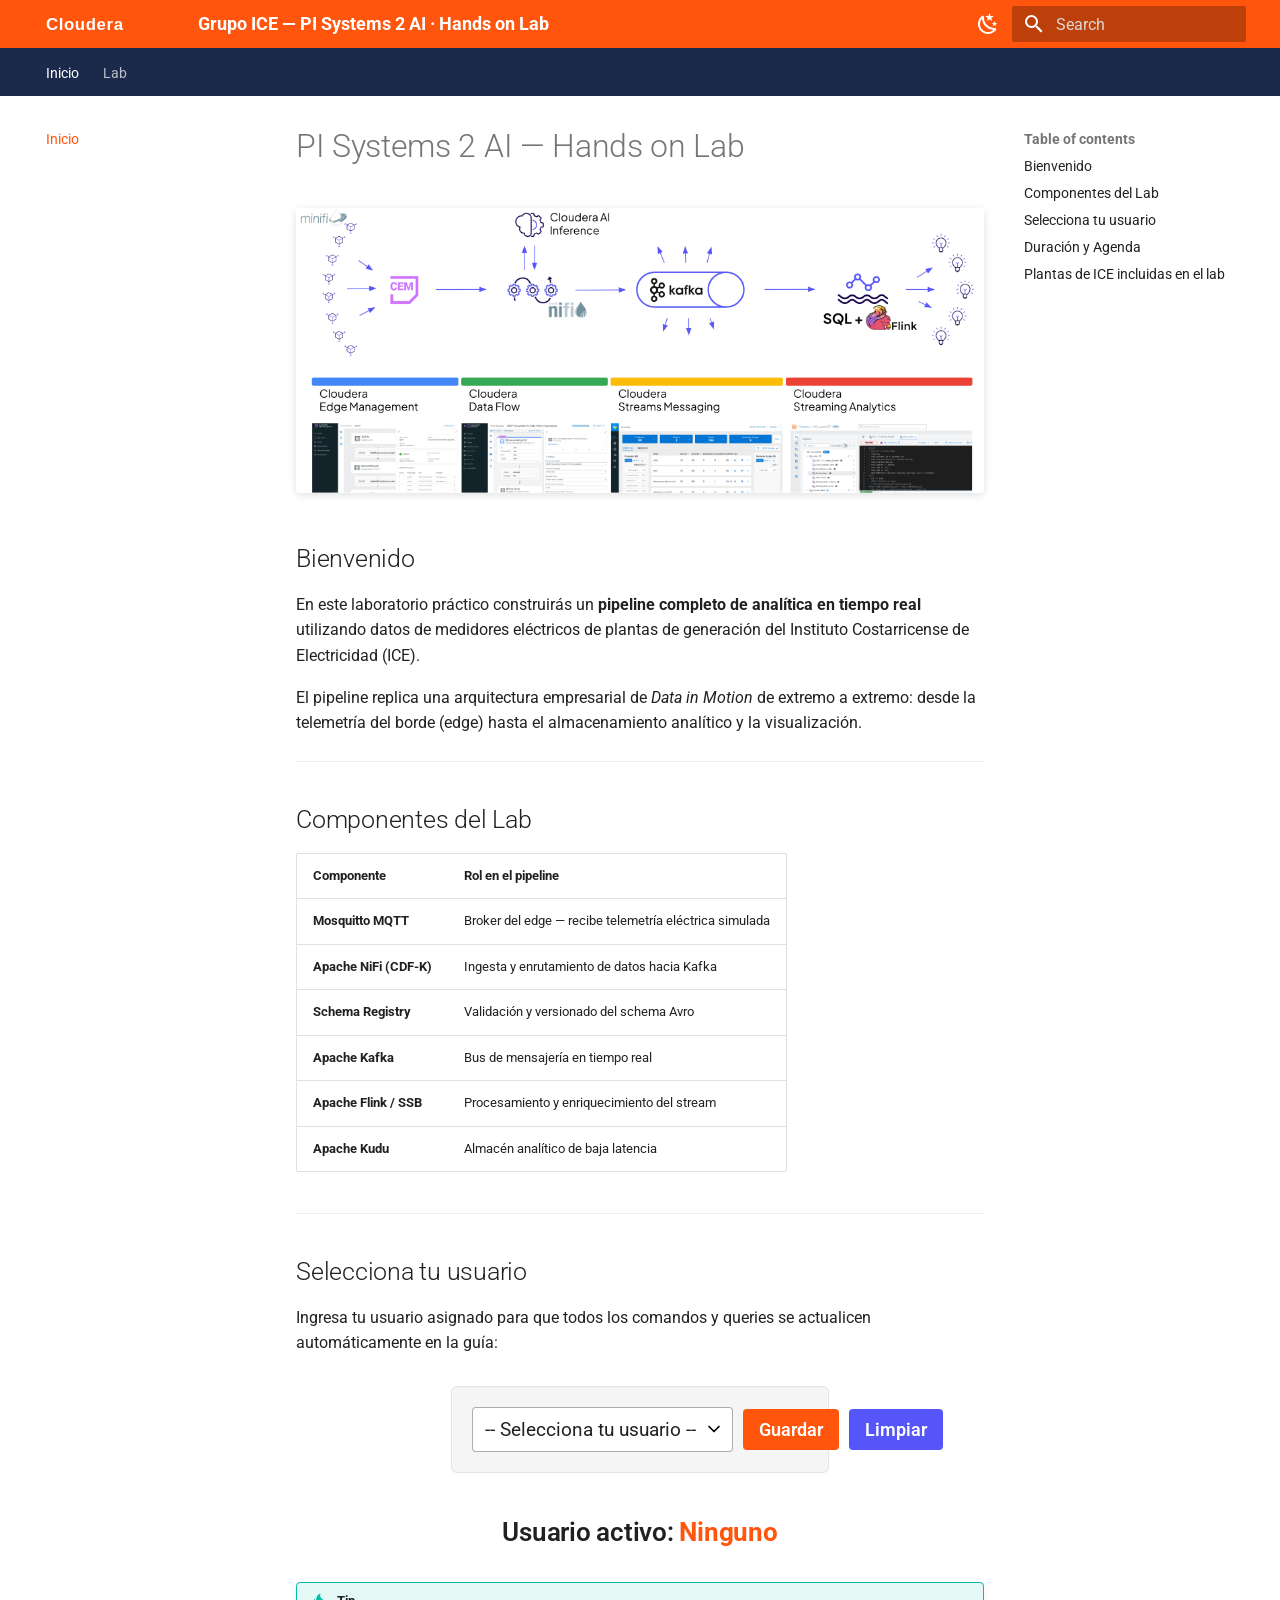
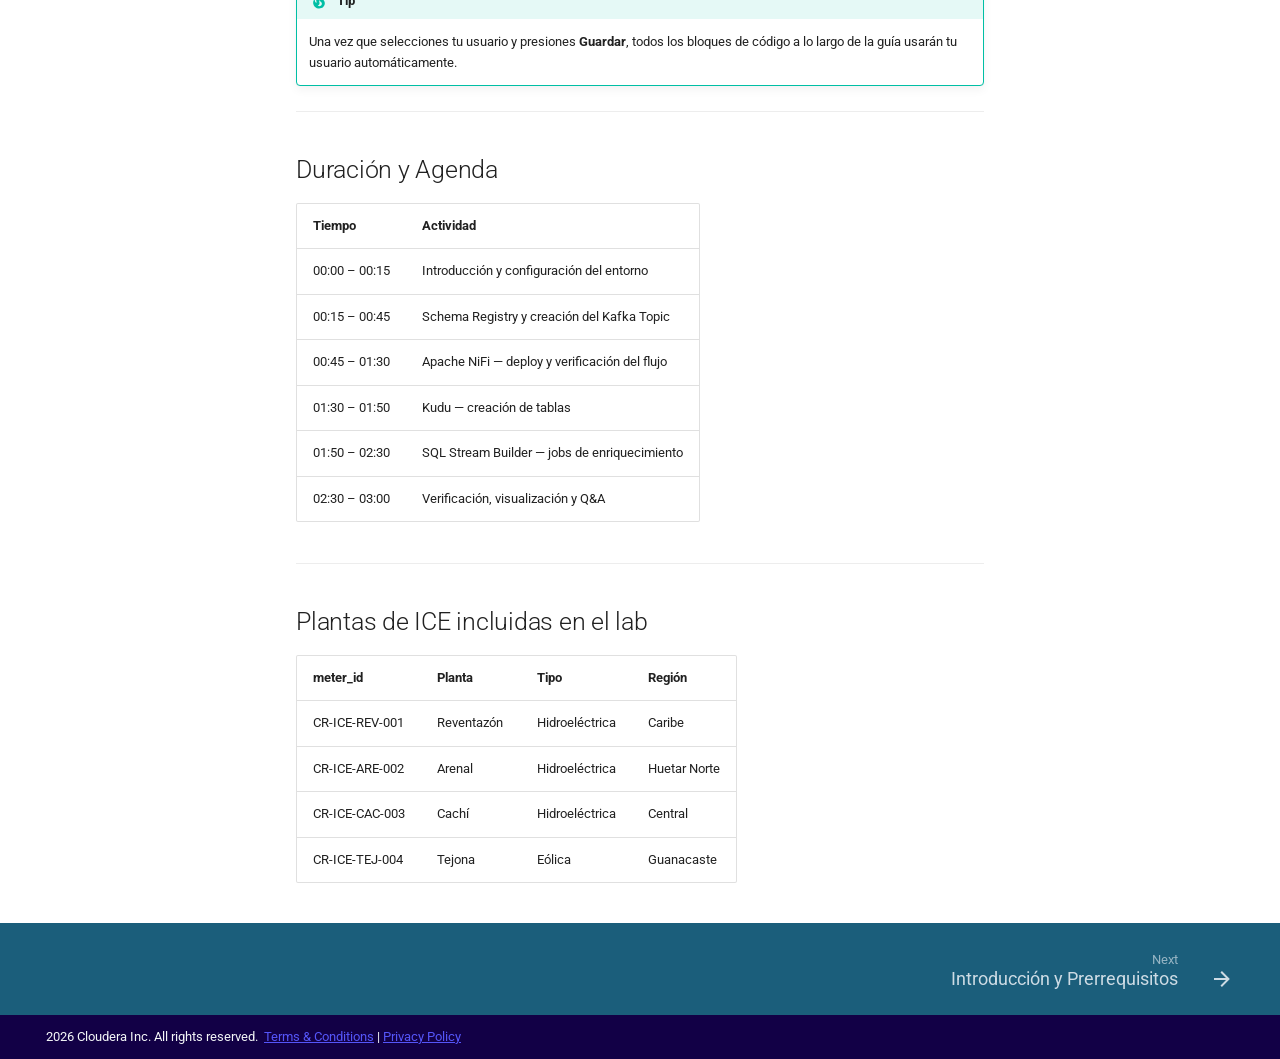
<file: index.html>
<!DOCTYPE html><html lang="en" class="no-js"><head>
    
      <meta charset="utf-8">
      <meta name="viewport" content="width=device-width,initial-scale=1">
      
      
        <meta name="author" content="Javier Quiros, Cloudera Solution Engineering">
      
      
      
      
        <link rel="next" href="labs/lab1/index.html">
      
      
        
      
      
      <link rel="icon" href="assets/images/logos/favicon.ico">
      <meta name="generator" content="mkdocs-1.6.1, mkdocs-material-9.7.6">
    
    
      
        <title>Grupo ICE — PI Systems 2 AI · Hands on Lab</title>
      
    
    
      <link rel="stylesheet" href="assets/stylesheets/main.484c7ddc.min.css">
      
        
        <link rel="stylesheet" href="assets/stylesheets/palette.ab4e12ef.min.css">
      
      


    
    
      
    
    
      
        
        
        <link rel="preconnect" href="https://fonts.gstatic.com" crossorigin="">
        <link rel="stylesheet" href="https://fonts.googleapis.com/css?family=Roboto:300,300i,400,400i,700,700i%7CRoboto+Mono:400,400i,700,700i&amp;display=fallback">
        <style>:root{--md-text-font:"Roboto";--md-code-font:"Roboto Mono"}</style>
      
    
    
      <link rel="stylesheet" href="assets/stylesheets/extra.css">
    
    <script>__md_scope=new URL(".",location),__md_hash=e=>[...e].reduce(((e,_)=>(e<<5)-e+_.charCodeAt(0)),0),__md_get=(e,_=localStorage,t=__md_scope)=>JSON.parse(_.getItem(t.pathname+"."+e)),__md_set=(e,_,t=localStorage,a=__md_scope)=>{try{t.setItem(a.pathname+"."+e,JSON.stringify(_))}catch(e){}}</script>
    
      

    
    
  <link href="assets/stylesheets/glightbox.min.css" rel="stylesheet"><script src="assets/javascripts/glightbox.min.js"></script><style id="glightbox-style">
            html.glightbox-open { overflow: initial; height: 100%; }
            .gslide-title { margin-top: 0px; user-select: text; }
            .gslide-desc { color: #666; user-select: text; }
            .gslide-image img { background: white; }
            .gscrollbar-fixer { padding-right: 15px; }
            .gdesc-inner { font-size: 0.75rem; }
            body[data-md-color-scheme="slate"] .gdesc-inner { background: var(--md-default-bg-color); }
            body[data-md-color-scheme="slate"] .gslide-title { color: var(--md-default-fg-color); }
            body[data-md-color-scheme="slate"] .gslide-desc { color: var(--md-default-fg-color); }
        </style></head>
  
  
    
    
      
    
    
    
    
    <body dir="ltr" data-md-color-scheme="default" data-md-color-primary="custom" data-md-color-accent="custom">
  
    
    <input class="md-toggle" data-md-toggle="drawer" type="checkbox" id="__drawer" autocomplete="off">
    <input class="md-toggle" data-md-toggle="search" type="checkbox" id="__search" autocomplete="off">
    <label class="md-overlay" for="__drawer"></label>
    <div data-md-component="skip">
      
        
        <a href="#pi-systems-2-ai-hands-on-lab" class="md-skip">
          Skip to content
        </a>
      
    </div>
    <div data-md-component="announce">
      
    </div>
    
    
      

<header class="md-header" data-md-component="header">
  <nav class="md-header__inner md-grid" aria-label="Header">
    <a href="index.html" title="Grupo ICE — PI Systems 2 AI · Hands on Lab" class="md-header__button md-logo" aria-label="Grupo ICE — PI Systems 2 AI · Hands on Lab" data-md-component="logo">
      
  <img src="assets/images/logos/cloudera-white.svg" alt="logo">

    </a>
    <label class="md-header__button md-icon" for="__drawer">
      
      <svg xmlns="http://www.w3.org/2000/svg" viewBox="0 0 24 24"><path d="M3 6h18v2H3zm0 5h18v2H3zm0 5h18v2H3z"></path></svg>
    </label>
    <div class="md-header__title" data-md-component="header-title">
      <div class="md-header__ellipsis">
        <div class="md-header__topic">
          <span class="md-ellipsis">
            Grupo ICE — PI Systems 2 AI · Hands on Lab
          </span>
        </div>
        <div class="md-header__topic" data-md-component="header-topic">
          <span class="md-ellipsis">
            
              Inicio
            
          </span>
        </div>
      </div>
    </div>
    
      
        <form class="md-header__option" data-md-component="palette">
  
    
    
    
    <input class="md-option" data-md-color-media="" data-md-color-scheme="default" data-md-color-primary="custom" data-md-color-accent="custom" aria-label="Cambiar a modo oscuro" type="radio" name="__palette" id="__palette_0">
    
      <label class="md-header__button md-icon" title="Cambiar a modo oscuro" for="__palette_1" hidden="">
        <svg xmlns="http://www.w3.org/2000/svg" viewBox="0 0 24 24"><path d="m17.75 4.09-2.53 1.94.91 3.06-2.63-1.81-2.63 1.81.91-3.06-2.53-1.94L12.44 4l1.06-3 1.06 3zm3.5 6.91-1.64 1.25.59 1.98-1.7-1.17-1.7 1.17.59-1.98L15.75 11l2.06-.05L18.5 9l.69 1.95zm-2.28 4.95c.83-.08 1.72 1.1 1.19 1.85-.32.45-.66.87-1.08 1.27C15.17 23 8.84 23 4.94 19.07c-3.91-3.9-3.91-10.24 0-14.14.4-.4.82-.76 1.27-1.08.75-.53 1.93.36 1.85 1.19-.27 2.86.69 5.83 2.89 8.02a9.96 9.96 0 0 0 8.02 2.89m-1.64 2.02a12.08 12.08 0 0 1-7.8-3.47c-2.17-2.19-3.33-5-3.49-7.82-2.81 3.14-2.7 7.96.31 10.98 3.02 3.01 7.84 3.12 10.98.31"></path></svg>
      </label>
    
  
    
    
    
    <input class="md-option" data-md-color-media="" data-md-color-scheme="slate" data-md-color-primary="custom" data-md-color-accent="custom" aria-label="Cambiar a modo claro" type="radio" name="__palette" id="__palette_1">
    
      <label class="md-header__button md-icon" title="Cambiar a modo claro" for="__palette_0" hidden="">
        <svg xmlns="http://www.w3.org/2000/svg" viewBox="0 0 24 24"><path d="M12 7a5 5 0 0 1 5 5 5 5 0 0 1-5 5 5 5 0 0 1-5-5 5 5 0 0 1 5-5m0 2a3 3 0 0 0-3 3 3 3 0 0 0 3 3 3 3 0 0 0 3-3 3 3 0 0 0-3-3m0-7 2.39 3.42C13.65 5.15 12.84 5 12 5s-1.65.15-2.39.42zM3.34 7l4.16-.35A7.2 7.2 0 0 0 5.94 8.5c-.44.74-.69 1.5-.83 2.29zm.02 10 1.76-3.77a7.131 7.131 0 0 0 2.38 4.14zM20.65 7l-1.77 3.79a7.02 7.02 0 0 0-2.38-4.15zm-.01 10-4.14.36c.59-.51 1.12-1.14 1.54-1.86.42-.73.69-1.5.83-2.29zM12 22l-2.41-3.44c.74.27 1.55.44 2.41.44.82 0 1.63-.17 2.37-.44z"></path></svg>
      </label>
    
  
</form>
      
    
    
      <script>var palette=__md_get("__palette");if(palette&&palette.color){if("(prefers-color-scheme)"===palette.color.media){var media=matchMedia("(prefers-color-scheme: light)"),input=document.querySelector(media.matches?"[data-md-color-media='(prefers-color-scheme: light)']":"[data-md-color-media='(prefers-color-scheme: dark)']");palette.color.media=input.getAttribute("data-md-color-media"),palette.color.scheme=input.getAttribute("data-md-color-scheme"),palette.color.primary=input.getAttribute("data-md-color-primary"),palette.color.accent=input.getAttribute("data-md-color-accent")}for(var[key,value]of Object.entries(palette.color))document.body.setAttribute("data-md-color-"+key,value)}</script>
    
    
    
      
      
        <label class="md-header__button md-icon" for="__search">
          
          <svg xmlns="http://www.w3.org/2000/svg" viewBox="0 0 24 24"><path d="M9.5 3A6.5 6.5 0 0 1 16 9.5c0 1.61-.59 3.09-1.56 4.23l.27.27h.79l5 5-1.5 1.5-5-5v-.79l-.27-.27A6.52 6.52 0 0 1 9.5 16 6.5 6.5 0 0 1 3 9.5 6.5 6.5 0 0 1 9.5 3m0 2C7 5 5 7 5 9.5S7 14 9.5 14 14 12 14 9.5 12 5 9.5 5"></path></svg>
        </label>
        <div class="md-search" data-md-component="search" role="dialog">
  <label class="md-search__overlay" for="__search"></label>
  <div class="md-search__inner" role="search">
    <form class="md-search__form" name="search">
      <input type="text" class="md-search__input" name="query" aria-label="Search" placeholder="Search" autocapitalize="off" autocorrect="off" autocomplete="off" spellcheck="false" data-md-component="search-query" required="">
      <label class="md-search__icon md-icon" for="__search">
        
        <svg xmlns="http://www.w3.org/2000/svg" viewBox="0 0 24 24"><path d="M9.5 3A6.5 6.5 0 0 1 16 9.5c0 1.61-.59 3.09-1.56 4.23l.27.27h.79l5 5-1.5 1.5-5-5v-.79l-.27-.27A6.52 6.52 0 0 1 9.5 16 6.5 6.5 0 0 1 3 9.5 6.5 6.5 0 0 1 9.5 3m0 2C7 5 5 7 5 9.5S7 14 9.5 14 14 12 14 9.5 12 5 9.5 5"></path></svg>
        
        <svg xmlns="http://www.w3.org/2000/svg" viewBox="0 0 24 24"><path d="M20 11v2H8l5.5 5.5-1.42 1.42L4.16 12l7.92-7.92L13.5 5.5 8 11z"></path></svg>
      </label>
      <nav class="md-search__options" aria-label="Search">
        
        <button type="reset" class="md-search__icon md-icon" title="Clear" aria-label="Clear" tabindex="-1">
          
          <svg xmlns="http://www.w3.org/2000/svg" viewBox="0 0 24 24"><path d="M19 6.41 17.59 5 12 10.59 6.41 5 5 6.41 10.59 12 5 17.59 6.41 19 12 13.41 17.59 19 19 17.59 13.41 12z"></path></svg>
        </button>
      </nav>
      
        <div class="md-search__suggest" data-md-component="search-suggest"></div>
      
    </form>
    <div class="md-search__output">
      <div class="md-search__scrollwrap" tabindex="0" data-md-scrollfix="">
        <div class="md-search-result" data-md-component="search-result">
          <div class="md-search-result__meta">
            Initializing search
          </div>
          <ol class="md-search-result__list" role="presentation"></ol>
        </div>
      </div>
    </div>
  </div>
</div>
      
    
    
  </nav>
  
</header>
    
    <div class="md-container" data-md-component="container">
      
      
        
          
            
<nav class="md-tabs" aria-label="Tabs" data-md-component="tabs">
  <div class="md-grid">
    <ul class="md-tabs__list">
      
        
  
  
  
    
  
  
    <li class="md-tabs__item md-tabs__item--active">
      <a href="index.html" class="md-tabs__link">
        
  
  
    
  
  Inicio

      </a>
    </li>
  

      
        
  
  
  
  
    
    
      <li class="md-tabs__item">
        <a href="labs/lab1/index.html" class="md-tabs__link">
          
  
  
  Lab

        </a>
      </li>
    
  

      
    </ul>
  </div>
</nav>
          
        
      
      <main class="md-main" data-md-component="main">
        <div class="md-main__inner md-grid">
          
            
              
              <div class="md-sidebar md-sidebar--primary" data-md-component="sidebar" data-md-type="navigation">
                <div class="md-sidebar__scrollwrap">
                  <div class="md-sidebar__inner">
                    


  


<nav class="md-nav md-nav--primary md-nav--lifted" aria-label="Navigation" data-md-level="0">
  <label class="md-nav__title" for="__drawer">
    <a href="index.html" title="Grupo ICE — PI Systems 2 AI · Hands on Lab" class="md-nav__button md-logo" aria-label="Grupo ICE — PI Systems 2 AI · Hands on Lab" data-md-component="logo">
      
  <img src="assets/images/logos/cloudera-white.svg" alt="logo">

    </a>
    Grupo ICE — PI Systems 2 AI · Hands on Lab
  </label>
  
  <ul class="md-nav__list" data-md-scrollfix="">
    
      
      
  
  
    
  
  
  
    <li class="md-nav__item md-nav__item--active">
      
      <input class="md-nav__toggle md-toggle" type="checkbox" id="__toc">
      
      
        
      
      
        <label class="md-nav__link md-nav__link--active" for="__toc">
          
  
  
  <span class="md-ellipsis">
    
  
    Inicio
  

    
  </span>
  
  

          <span class="md-nav__icon md-icon"></span>
        </label>
      
      <a href="index.html" class="md-nav__link md-nav__link--active">
        
  
  
  <span class="md-ellipsis">
    
  
    Inicio
  

    
  </span>
  
  

      </a>
      
        

<nav class="md-nav md-nav--secondary" aria-label="Table of contents">
  
  
  
    
  
  
    <label class="md-nav__title" for="__toc">
      <span class="md-nav__icon md-icon"></span>
      Table of contents
    </label>
    <ul class="md-nav__list" data-md-component="toc" data-md-scrollfix="">
      
        <li class="md-nav__item">
  <a href="#bienvenido" class="md-nav__link">
    <span class="md-ellipsis">
      
        Bienvenido
      
    </span>
  </a>
  
</li>
      
        <li class="md-nav__item">
  <a href="#componentes-del-lab" class="md-nav__link">
    <span class="md-ellipsis">
      
        Componentes del Lab
      
    </span>
  </a>
  
</li>
      
        <li class="md-nav__item">
  <a href="#selecciona-tu-usuario" class="md-nav__link">
    <span class="md-ellipsis">
      
        Selecciona tu usuario
      
    </span>
  </a>
  
</li>
      
        <li class="md-nav__item">
  <a href="#duracion-y-agenda" class="md-nav__link">
    <span class="md-ellipsis">
      
        Duración y Agenda
      
    </span>
  </a>
  
</li>
      
        <li class="md-nav__item">
  <a href="#plantas-de-ice-incluidas-en-el-lab" class="md-nav__link">
    <span class="md-ellipsis">
      
        Plantas de ICE incluidas en el lab
      
    </span>
  </a>
  
</li>
      
    </ul>
  
</nav>
      
    </li>
  

    
      
      
  
  
  
  
    
    
    
    
      
      
    
    
    <li class="md-nav__item md-nav__item--nested">
      
        
        
        <input class="md-nav__toggle md-toggle " type="checkbox" id="__nav_2">
        
          
          <label class="md-nav__link" for="__nav_2" id="__nav_2_label" tabindex="0">
            
  
  
  <span class="md-ellipsis">
    
  
    Lab
  

    
  </span>
  
  

            <span class="md-nav__icon md-icon"></span>
          </label>
        
        <nav class="md-nav" data-md-level="1" aria-labelledby="__nav_2_label" aria-expanded="false">
          <label class="md-nav__title" for="__nav_2">
            <span class="md-nav__icon md-icon"></span>
            
  
    Lab
  

          </label>
          <ul class="md-nav__list" data-md-scrollfix="">
            
              
                
  
  
  
  
    <li class="md-nav__item">
      <a href="labs/lab1/index.html" class="md-nav__link">
        
  
  
  <span class="md-ellipsis">
    
  
    Introducción y Prerrequisitos
  

    
  </span>
  
  

      </a>
    </li>
  

              
            
              
                
  
  
  
  
    <li class="md-nav__item">
      <a href="labs/lab1/schema-kafka.html" class="md-nav__link">
        
  
  
  <span class="md-ellipsis">
    
  
    Schema Registry y Kafka
  

    
  </span>
  
  

      </a>
    </li>
  

              
            
              
                
  
  
  
  
    <li class="md-nav__item">
      <a href="labs/lab1/nifi.html" class="md-nav__link">
        
  
  
  <span class="md-ellipsis">
    
  
    Apache NiFi
  

    
  </span>
  
  

      </a>
    </li>
  

              
            
              
                
  
  
  
  
    <li class="md-nav__item">
      <a href="labs/lab1/kudu.html" class="md-nav__link">
        
  
  
  <span class="md-ellipsis">
    
  
    Kudu
  

    
  </span>
  
  

      </a>
    </li>
  

              
            
              
                
  
  
  
  
    <li class="md-nav__item">
      <a href="labs/lab1/ssb.html" class="md-nav__link">
        
  
  
  <span class="md-ellipsis">
    
  
    SQL Stream Builder
  

    
  </span>
  
  

      </a>
    </li>
  

              
            
          </ul>
        </nav>
      
    </li>
  

    
  </ul>
</nav>
                  </div>
                </div>
              </div>
            
            
              
              <div class="md-sidebar md-sidebar--secondary" data-md-component="sidebar" data-md-type="toc">
                <div class="md-sidebar__scrollwrap">
                  <div class="md-sidebar__inner">
                    

<nav class="md-nav md-nav--secondary" aria-label="Table of contents">
  
  
  
    
  
  
    <label class="md-nav__title" for="__toc">
      <span class="md-nav__icon md-icon"></span>
      Table of contents
    </label>
    <ul class="md-nav__list" data-md-component="toc" data-md-scrollfix="">
      
        <li class="md-nav__item">
  <a href="#bienvenido" class="md-nav__link">
    <span class="md-ellipsis">
      
        Bienvenido
      
    </span>
  </a>
  
</li>
      
        <li class="md-nav__item">
  <a href="#componentes-del-lab" class="md-nav__link">
    <span class="md-ellipsis">
      
        Componentes del Lab
      
    </span>
  </a>
  
</li>
      
        <li class="md-nav__item">
  <a href="#selecciona-tu-usuario" class="md-nav__link">
    <span class="md-ellipsis">
      
        Selecciona tu usuario
      
    </span>
  </a>
  
</li>
      
        <li class="md-nav__item">
  <a href="#duracion-y-agenda" class="md-nav__link">
    <span class="md-ellipsis">
      
        Duración y Agenda
      
    </span>
  </a>
  
</li>
      
        <li class="md-nav__item">
  <a href="#plantas-de-ice-incluidas-en-el-lab" class="md-nav__link">
    <span class="md-ellipsis">
      
        Plantas de ICE incluidas en el lab
      
    </span>
  </a>
  
</li>
      
    </ul>
  
</nav>
                  </div>
                </div>
              </div>
            
          
          
            <div class="md-content" data-md-component="content">
              
              <article class="md-content__inner md-typeset">
                
                  



<h1 id="pi-systems-2-ai-hands-on-lab">PI Systems 2 AI — Hands on Lab</h1>
<p><a class="glightbox" data-type="image" data-width="auto" data-height="auto" href="assets/images/lab_images/lab1/image47.png" data-desc-position="bottom"><img alt="Architecture" src="assets/images/lab_images/lab1/image47.png"></a></p>
<h2 id="bienvenido">Bienvenido</h2>
<p>En este laboratorio práctico construirás un <strong>pipeline completo de analítica en tiempo real</strong> utilizando datos de medidores eléctricos de plantas de generación del Instituto Costarricense de Electricidad (ICE).</p>
<p>El pipeline replica una arquitectura empresarial de <em>Data in Motion</em> de extremo a extremo: desde la telemetría del borde (edge) hasta el almacenamiento analítico y la visualización.</p>
<hr>
<h2 id="componentes-del-lab">Componentes del Lab</h2>
<table>
<thead>
<tr>
<th>Componente</th>
<th>Rol en el pipeline</th>
</tr>
</thead>
<tbody>
<tr>
<td><strong>Mosquitto MQTT</strong></td>
<td>Broker del edge — recibe telemetría eléctrica simulada</td>
</tr>
<tr>
<td><strong>Apache NiFi (CDF-K)</strong></td>
<td>Ingesta y enrutamiento de datos hacia Kafka</td>
</tr>
<tr>
<td><strong>Schema Registry</strong></td>
<td>Validación y versionado del schema Avro</td>
</tr>
<tr>
<td><strong>Apache Kafka</strong></td>
<td>Bus de mensajería en tiempo real</td>
</tr>
<tr>
<td><strong>Apache Flink / SSB</strong></td>
<td>Procesamiento y enriquecimiento del stream</td>
</tr>
<tr>
<td><strong>Apache Kudu</strong></td>
<td>Almacén analítico de baja latencia</td>
</tr>
</tbody>
</table>
<hr>
<h2 id="selecciona-tu-usuario">Selecciona tu usuario</h2>
<p>Ingresa tu usuario asignado para que todos los comandos y queries se actualicen automáticamente en la guía:</p>
<div class="username-selector-wrapper">
  <div class="username-input-container">
    <select id="user-number-input">
      <option value="">-- Selecciona tu usuario --</option>
    </select>
    <button id="user-username-save">Guardar</button>
    <button id="user-username-clear">Limpiar</button>
  </div>
  <div class="username-display">
    <h3>Usuario activo: <span id="selected-username">Ninguno</span></h3>
  </div>
</div>

<div class="admonition tip">
<p class="admonition-title">Tip</p>
<p>Una vez que selecciones tu usuario y presiones <strong>Guardar</strong>, todos los bloques de código a lo largo de la guía usarán tu usuario automáticamente.</p>
</div>
<hr>
<h2 id="duracion-y-agenda">Duración y Agenda</h2>
<table>
<thead>
<tr>
<th>Tiempo</th>
<th>Actividad</th>
</tr>
</thead>
<tbody>
<tr>
<td>00:00 – 00:15</td>
<td>Introducción y configuración del entorno</td>
</tr>
<tr>
<td>00:15 – 00:45</td>
<td>Schema Registry y creación del Kafka Topic</td>
</tr>
<tr>
<td>00:45 – 01:30</td>
<td>Apache NiFi — deploy y verificación del flujo</td>
</tr>
<tr>
<td>01:30 – 01:50</td>
<td>Kudu — creación de tablas</td>
</tr>
<tr>
<td>01:50 – 02:30</td>
<td>SQL Stream Builder — jobs de enriquecimiento</td>
</tr>
<tr>
<td>02:30 – 03:00</td>
<td>Verificación, visualización y Q&amp;A</td>
</tr>
</tbody>
</table>
<hr>
<h2 id="plantas-de-ice-incluidas-en-el-lab">Plantas de ICE incluidas en el lab</h2>
<table>
<thead>
<tr>
<th>meter_id</th>
<th>Planta</th>
<th>Tipo</th>
<th>Región</th>
</tr>
</thead>
<tbody>
<tr>
<td>CR-ICE-REV-001</td>
<td>Reventazón</td>
<td>Hidroeléctrica</td>
<td>Caribe</td>
</tr>
<tr>
<td>CR-ICE-ARE-002</td>
<td>Arenal</td>
<td>Hidroeléctrica</td>
<td>Huetar Norte</td>
</tr>
<tr>
<td>CR-ICE-CAC-003</td>
<td>Cachí</td>
<td>Hidroeléctrica</td>
<td>Central</td>
</tr>
<tr>
<td>CR-ICE-TEJ-004</td>
<td>Tejona</td>
<td>Eólica</td>
<td>Guanacaste</td>
</tr>
</tbody>
</table>












                
              </article>
            </div>
          
          
<script>var target=document.getElementById(location.hash.slice(1));target&&target.name&&(target.checked=target.name.startsWith("__tabbed_"))</script>
        </div>
        
          <button type="button" class="md-top md-icon" data-md-component="top" hidden="">
  
  <svg xmlns="http://www.w3.org/2000/svg" viewBox="0 0 24 24"><path d="M13 20h-2V8l-5.5 5.5-1.42-1.42L12 4.16l7.92 7.92-1.42 1.42L13 8z"></path></svg>
  Back to top
</button>
        
      </main>
      
        <footer class="md-footer">
  
    
      
      <nav class="md-footer__inner md-grid" aria-label="Footer">
        
        
          
          <a href="labs/lab1/index.html" class="md-footer__link md-footer__link--next" aria-label="Next: Introducción y Prerrequisitos">
            <div class="md-footer__title">
              <span class="md-footer__direction">
                Next
              </span>
              <div class="md-ellipsis">
                Introducción y Prerrequisitos
              </div>
            </div>
            <div class="md-footer__button md-icon">
              
              <svg xmlns="http://www.w3.org/2000/svg" viewBox="0 0 24 24"><path d="M4 11v2h12l-5.5 5.5 1.42 1.42L19.84 12l-7.92-7.92L10.5 5.5 16 11z"></path></svg>
            </div>
          </a>
        
      </nav>
    
  
  <div class="md-footer-meta md-typeset">
    <div class="md-footer-meta__inner md-grid">
      <div class="md-copyright">
  
    <div class="md-copyright__highlight">
      2026 Cloudera Inc. All rights reserved.&nbsp; <a href="https://www.cloudera.com/legal/terms-and-conditions.html" target="_blank">Terms &amp; Conditions</a> | <a href="https://www.cloudera.com/legal/policies.html" target="_blank">Privacy Policy</a>

    </div>
  
  
</div>
      
    </div>
  </div>
</footer>
      
    </div>
    <div class="md-dialog" data-md-component="dialog">
      <div class="md-dialog__inner md-typeset"></div>
    </div>
    
    
    
      
      
      <script id="__config" type="application/json">{"annotate": null, "base": ".", "features": ["content.code.annotate", "content.code.copy", "navigation.footer", "navigation.top", "navigation.tabs", "search.highlight", "search.suggest"], "search": "assets/javascripts/workers/search.2c215733.min.js", "tags": null, "translations": {"clipboard.copied": "Copied to clipboard", "clipboard.copy": "Copy to clipboard", "search.result.more.one": "1 more on this page", "search.result.more.other": "# more on this page", "search.result.none": "No matching documents", "search.result.one": "1 matching document", "search.result.other": "# matching documents", "search.result.placeholder": "Type to start searching", "search.result.term.missing": "Missing", "select.version": "Select version"}, "version": null}</script>
    
    
      <script src="assets/javascripts/bundle.79ae519e.min.js"></script>
      
        <script src="assets/javascripts/username-replacer.js"></script>
      
    
  
<script id="init-glightbox">const lightbox = GLightbox({"touchNavigation": true, "loop": false, "zoomable": true, "draggable": true, "openEffect": "zoom", "closeEffect": "zoom", "slideEffect": "slide"});
document$.subscribe(()=>{ lightbox.reload(); });
</script></body></html>
</file>
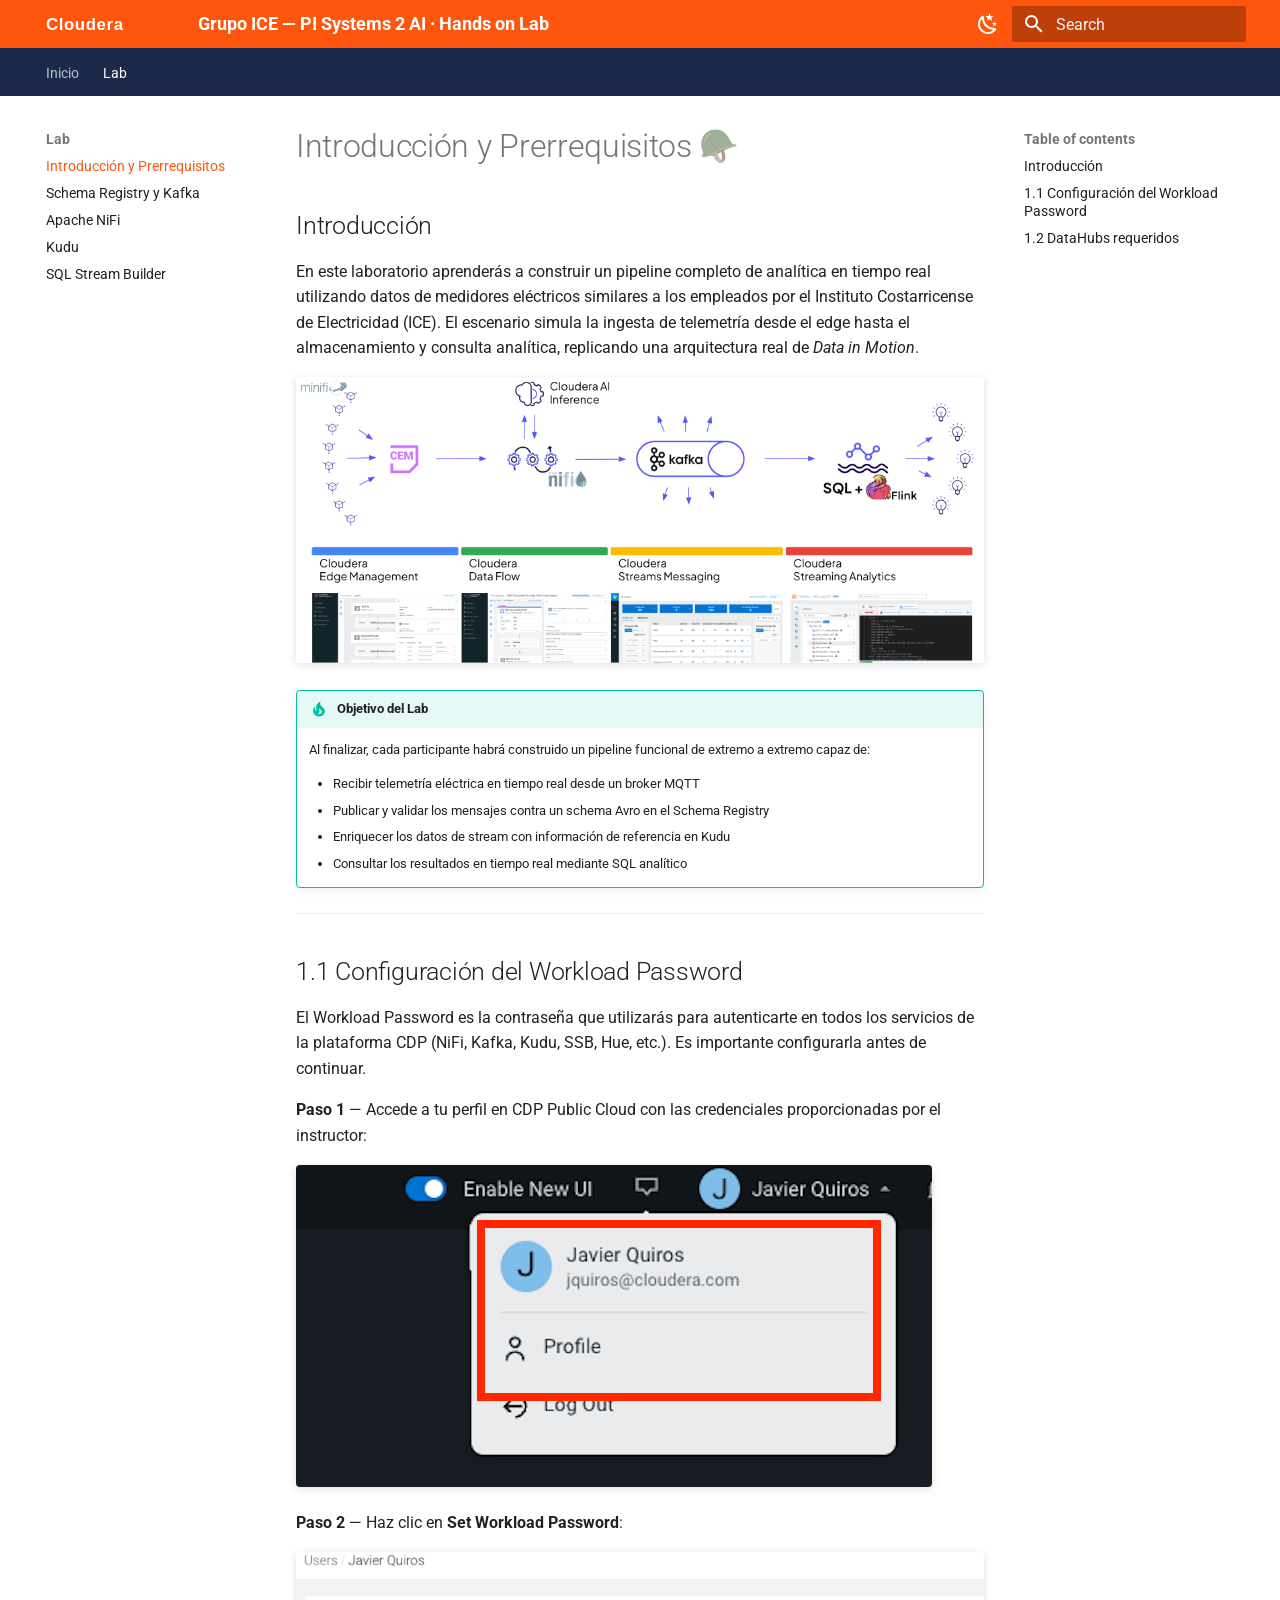
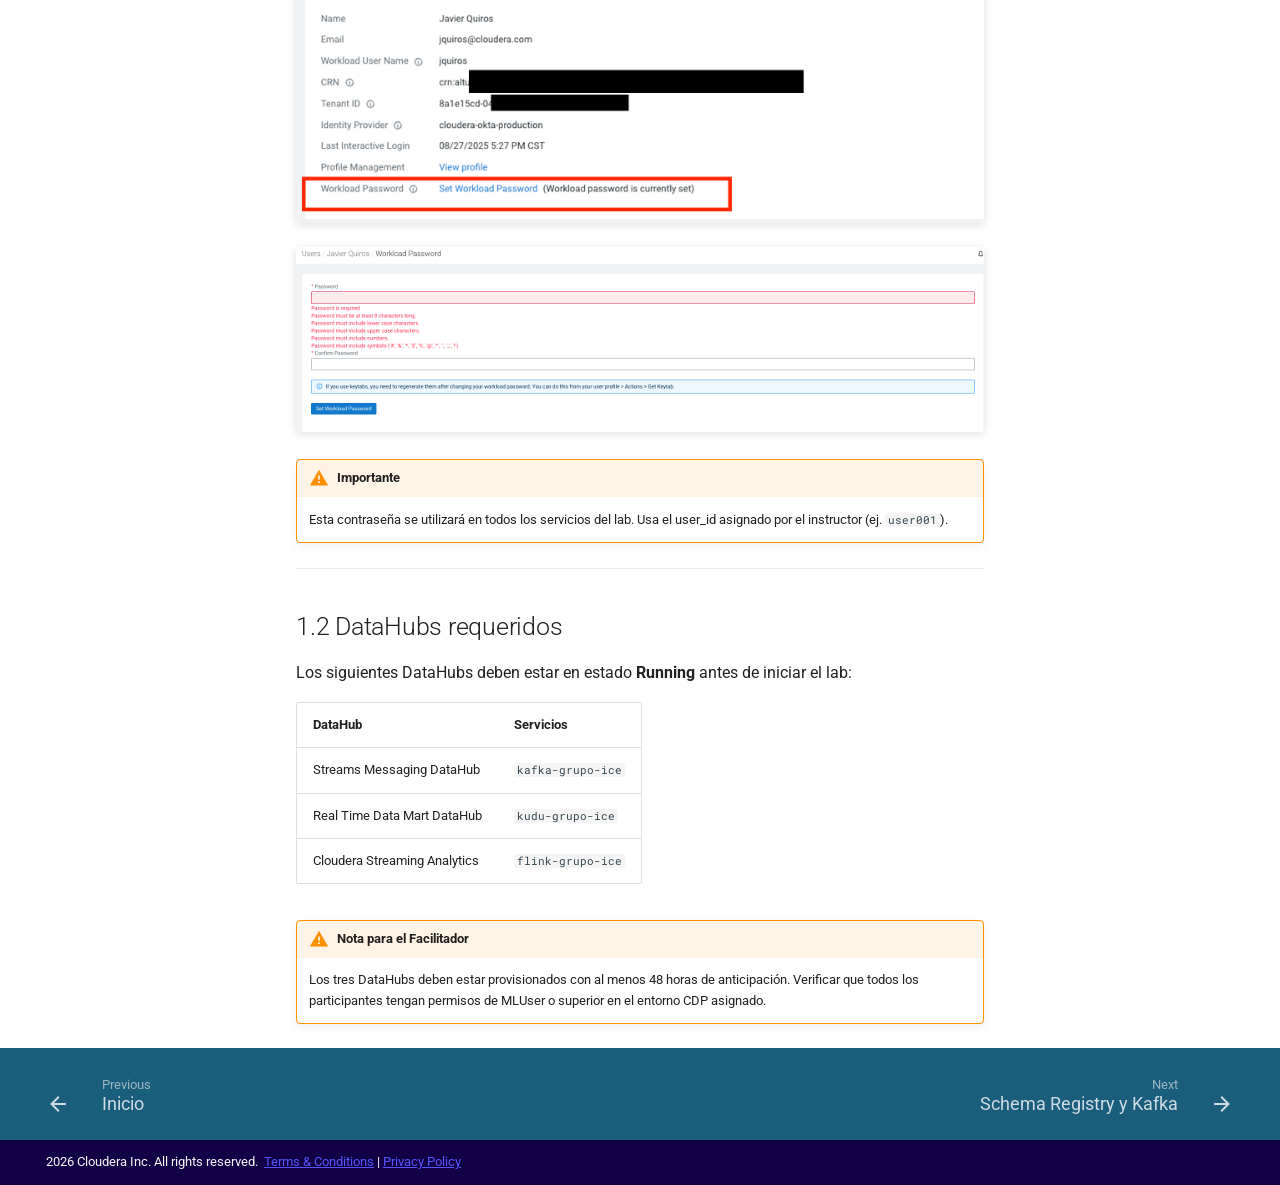
<file: labs/lab1/index.html>
<!DOCTYPE html><html lang="en" class="no-js"><head>
    
      <meta charset="utf-8">
      <meta name="viewport" content="width=device-width,initial-scale=1">
      
      
        <meta name="author" content="Javier Quiros, Cloudera Solution Engineering">
      
      
      
        <link rel="prev" href="../../index.html">
      
      
        <link rel="next" href="schema-kafka.html">
      
      
        
      
      
      <link rel="icon" href="../../assets/images/logos/favicon.ico">
      <meta name="generator" content="mkdocs-1.6.1, mkdocs-material-9.7.6">
    
    
      
        <title>Introducción y Prerrequisitos - Grupo ICE — PI Systems 2 AI · Hands on Lab</title>
      
    
    
      <link rel="stylesheet" href="../../assets/stylesheets/main.484c7ddc.min.css">
      
        
        <link rel="stylesheet" href="../../assets/stylesheets/palette.ab4e12ef.min.css">
      
      


    
    
      
    
    
      
        
        
        <link rel="preconnect" href="https://fonts.gstatic.com" crossorigin="">
        <link rel="stylesheet" href="https://fonts.googleapis.com/css?family=Roboto:300,300i,400,400i,700,700i%7CRoboto+Mono:400,400i,700,700i&amp;display=fallback">
        <style>:root{--md-text-font:"Roboto";--md-code-font:"Roboto Mono"}</style>
      
    
    
      <link rel="stylesheet" href="../../assets/stylesheets/extra.css">
    
    <script>__md_scope=new URL("../..",location),__md_hash=e=>[...e].reduce(((e,_)=>(e<<5)-e+_.charCodeAt(0)),0),__md_get=(e,_=localStorage,t=__md_scope)=>JSON.parse(_.getItem(t.pathname+"."+e)),__md_set=(e,_,t=localStorage,a=__md_scope)=>{try{t.setItem(a.pathname+"."+e,JSON.stringify(_))}catch(e){}}</script>
    
      

    
    
  <link href="../../assets/stylesheets/glightbox.min.css" rel="stylesheet"><script src="../../assets/javascripts/glightbox.min.js"></script><style id="glightbox-style">
            html.glightbox-open { overflow: initial; height: 100%; }
            .gslide-title { margin-top: 0px; user-select: text; }
            .gslide-desc { color: #666; user-select: text; }
            .gslide-image img { background: white; }
            .gscrollbar-fixer { padding-right: 15px; }
            .gdesc-inner { font-size: 0.75rem; }
            body[data-md-color-scheme="slate"] .gdesc-inner { background: var(--md-default-bg-color); }
            body[data-md-color-scheme="slate"] .gslide-title { color: var(--md-default-fg-color); }
            body[data-md-color-scheme="slate"] .gslide-desc { color: var(--md-default-fg-color); }
        </style></head>
  
  
    
    
      
    
    
    
    
    <body dir="ltr" data-md-color-scheme="default" data-md-color-primary="custom" data-md-color-accent="custom">
  
    
    <input class="md-toggle" data-md-toggle="drawer" type="checkbox" id="__drawer" autocomplete="off">
    <input class="md-toggle" data-md-toggle="search" type="checkbox" id="__search" autocomplete="off">
    <label class="md-overlay" for="__drawer"></label>
    <div data-md-component="skip">
      
        
        <a href="#introduccion-y-prerrequisitos" class="md-skip">
          Skip to content
        </a>
      
    </div>
    <div data-md-component="announce">
      
    </div>
    
    
      

<header class="md-header" data-md-component="header">
  <nav class="md-header__inner md-grid" aria-label="Header">
    <a href="../../index.html" title="Grupo ICE — PI Systems 2 AI · Hands on Lab" class="md-header__button md-logo" aria-label="Grupo ICE — PI Systems 2 AI · Hands on Lab" data-md-component="logo">
      
  <img src="../../assets/images/logos/cloudera-white.svg" alt="logo">

    </a>
    <label class="md-header__button md-icon" for="__drawer">
      
      <svg xmlns="http://www.w3.org/2000/svg" viewBox="0 0 24 24"><path d="M3 6h18v2H3zm0 5h18v2H3zm0 5h18v2H3z"></path></svg>
    </label>
    <div class="md-header__title" data-md-component="header-title">
      <div class="md-header__ellipsis">
        <div class="md-header__topic">
          <span class="md-ellipsis">
            Grupo ICE — PI Systems 2 AI · Hands on Lab
          </span>
        </div>
        <div class="md-header__topic" data-md-component="header-topic">
          <span class="md-ellipsis">
            
              Introducción y Prerrequisitos
            
          </span>
        </div>
      </div>
    </div>
    
      
        <form class="md-header__option" data-md-component="palette">
  
    
    
    
    <input class="md-option" data-md-color-media="" data-md-color-scheme="default" data-md-color-primary="custom" data-md-color-accent="custom" aria-label="Cambiar a modo oscuro" type="radio" name="__palette" id="__palette_0">
    
      <label class="md-header__button md-icon" title="Cambiar a modo oscuro" for="__palette_1" hidden="">
        <svg xmlns="http://www.w3.org/2000/svg" viewBox="0 0 24 24"><path d="m17.75 4.09-2.53 1.94.91 3.06-2.63-1.81-2.63 1.81.91-3.06-2.53-1.94L12.44 4l1.06-3 1.06 3zm3.5 6.91-1.64 1.25.59 1.98-1.7-1.17-1.7 1.17.59-1.98L15.75 11l2.06-.05L18.5 9l.69 1.95zm-2.28 4.95c.83-.08 1.72 1.1 1.19 1.85-.32.45-.66.87-1.08 1.27C15.17 23 8.84 23 4.94 19.07c-3.91-3.9-3.91-10.24 0-14.14.4-.4.82-.76 1.27-1.08.75-.53 1.93.36 1.85 1.19-.27 2.86.69 5.83 2.89 8.02a9.96 9.96 0 0 0 8.02 2.89m-1.64 2.02a12.08 12.08 0 0 1-7.8-3.47c-2.17-2.19-3.33-5-3.49-7.82-2.81 3.14-2.7 7.96.31 10.98 3.02 3.01 7.84 3.12 10.98.31"></path></svg>
      </label>
    
  
    
    
    
    <input class="md-option" data-md-color-media="" data-md-color-scheme="slate" data-md-color-primary="custom" data-md-color-accent="custom" aria-label="Cambiar a modo claro" type="radio" name="__palette" id="__palette_1">
    
      <label class="md-header__button md-icon" title="Cambiar a modo claro" for="__palette_0" hidden="">
        <svg xmlns="http://www.w3.org/2000/svg" viewBox="0 0 24 24"><path d="M12 7a5 5 0 0 1 5 5 5 5 0 0 1-5 5 5 5 0 0 1-5-5 5 5 0 0 1 5-5m0 2a3 3 0 0 0-3 3 3 3 0 0 0 3 3 3 3 0 0 0 3-3 3 3 0 0 0-3-3m0-7 2.39 3.42C13.65 5.15 12.84 5 12 5s-1.65.15-2.39.42zM3.34 7l4.16-.35A7.2 7.2 0 0 0 5.94 8.5c-.44.74-.69 1.5-.83 2.29zm.02 10 1.76-3.77a7.131 7.131 0 0 0 2.38 4.14zM20.65 7l-1.77 3.79a7.02 7.02 0 0 0-2.38-4.15zm-.01 10-4.14.36c.59-.51 1.12-1.14 1.54-1.86.42-.73.69-1.5.83-2.29zM12 22l-2.41-3.44c.74.27 1.55.44 2.41.44.82 0 1.63-.17 2.37-.44z"></path></svg>
      </label>
    
  
</form>
      
    
    
      <script>var palette=__md_get("__palette");if(palette&&palette.color){if("(prefers-color-scheme)"===palette.color.media){var media=matchMedia("(prefers-color-scheme: light)"),input=document.querySelector(media.matches?"[data-md-color-media='(prefers-color-scheme: light)']":"[data-md-color-media='(prefers-color-scheme: dark)']");palette.color.media=input.getAttribute("data-md-color-media"),palette.color.scheme=input.getAttribute("data-md-color-scheme"),palette.color.primary=input.getAttribute("data-md-color-primary"),palette.color.accent=input.getAttribute("data-md-color-accent")}for(var[key,value]of Object.entries(palette.color))document.body.setAttribute("data-md-color-"+key,value)}</script>
    
    
    
      
      
        <label class="md-header__button md-icon" for="__search">
          
          <svg xmlns="http://www.w3.org/2000/svg" viewBox="0 0 24 24"><path d="M9.5 3A6.5 6.5 0 0 1 16 9.5c0 1.61-.59 3.09-1.56 4.23l.27.27h.79l5 5-1.5 1.5-5-5v-.79l-.27-.27A6.52 6.52 0 0 1 9.5 16 6.5 6.5 0 0 1 3 9.5 6.5 6.5 0 0 1 9.5 3m0 2C7 5 5 7 5 9.5S7 14 9.5 14 14 12 14 9.5 12 5 9.5 5"></path></svg>
        </label>
        <div class="md-search" data-md-component="search" role="dialog">
  <label class="md-search__overlay" for="__search"></label>
  <div class="md-search__inner" role="search">
    <form class="md-search__form" name="search">
      <input type="text" class="md-search__input" name="query" aria-label="Search" placeholder="Search" autocapitalize="off" autocorrect="off" autocomplete="off" spellcheck="false" data-md-component="search-query" required="">
      <label class="md-search__icon md-icon" for="__search">
        
        <svg xmlns="http://www.w3.org/2000/svg" viewBox="0 0 24 24"><path d="M9.5 3A6.5 6.5 0 0 1 16 9.5c0 1.61-.59 3.09-1.56 4.23l.27.27h.79l5 5-1.5 1.5-5-5v-.79l-.27-.27A6.52 6.52 0 0 1 9.5 16 6.5 6.5 0 0 1 3 9.5 6.5 6.5 0 0 1 9.5 3m0 2C7 5 5 7 5 9.5S7 14 9.5 14 14 12 14 9.5 12 5 9.5 5"></path></svg>
        
        <svg xmlns="http://www.w3.org/2000/svg" viewBox="0 0 24 24"><path d="M20 11v2H8l5.5 5.5-1.42 1.42L4.16 12l7.92-7.92L13.5 5.5 8 11z"></path></svg>
      </label>
      <nav class="md-search__options" aria-label="Search">
        
        <button type="reset" class="md-search__icon md-icon" title="Clear" aria-label="Clear" tabindex="-1">
          
          <svg xmlns="http://www.w3.org/2000/svg" viewBox="0 0 24 24"><path d="M19 6.41 17.59 5 12 10.59 6.41 5 5 6.41 10.59 12 5 17.59 6.41 19 12 13.41 17.59 19 19 17.59 13.41 12z"></path></svg>
        </button>
      </nav>
      
        <div class="md-search__suggest" data-md-component="search-suggest"></div>
      
    </form>
    <div class="md-search__output">
      <div class="md-search__scrollwrap" tabindex="0" data-md-scrollfix="">
        <div class="md-search-result" data-md-component="search-result">
          <div class="md-search-result__meta">
            Initializing search
          </div>
          <ol class="md-search-result__list" role="presentation"></ol>
        </div>
      </div>
    </div>
  </div>
</div>
      
    
    
  </nav>
  
</header>
    
    <div class="md-container" data-md-component="container">
      
      
        
          
            
<nav class="md-tabs" aria-label="Tabs" data-md-component="tabs">
  <div class="md-grid">
    <ul class="md-tabs__list">
      
        
  
  
  
  
    <li class="md-tabs__item">
      <a href="../../index.html" class="md-tabs__link">
        
  
  
    
  
  Inicio

      </a>
    </li>
  

      
        
  
  
  
    
  
  
    
    
      <li class="md-tabs__item md-tabs__item--active">
        <a href="index.html" class="md-tabs__link">
          
  
  
  Lab

        </a>
      </li>
    
  

      
    </ul>
  </div>
</nav>
          
        
      
      <main class="md-main" data-md-component="main">
        <div class="md-main__inner md-grid">
          
            
              
              <div class="md-sidebar md-sidebar--primary" data-md-component="sidebar" data-md-type="navigation">
                <div class="md-sidebar__scrollwrap">
                  <div class="md-sidebar__inner">
                    


  


<nav class="md-nav md-nav--primary md-nav--lifted" aria-label="Navigation" data-md-level="0">
  <label class="md-nav__title" for="__drawer">
    <a href="../../index.html" title="Grupo ICE — PI Systems 2 AI · Hands on Lab" class="md-nav__button md-logo" aria-label="Grupo ICE — PI Systems 2 AI · Hands on Lab" data-md-component="logo">
      
  <img src="../../assets/images/logos/cloudera-white.svg" alt="logo">

    </a>
    Grupo ICE — PI Systems 2 AI · Hands on Lab
  </label>
  
  <ul class="md-nav__list" data-md-scrollfix="">
    
      
      
  
  
  
  
    <li class="md-nav__item">
      <a href="../../index.html" class="md-nav__link">
        
  
  
  <span class="md-ellipsis">
    
  
    Inicio
  

    
  </span>
  
  

      </a>
    </li>
  

    
      
      
  
  
    
  
  
  
    
    
    
    
      
        
        
      
      
    
    
    <li class="md-nav__item md-nav__item--active md-nav__item--section md-nav__item--nested">
      
        
        
        <input class="md-nav__toggle md-toggle " type="checkbox" id="__nav_2" checked="">
        
          
          <label class="md-nav__link" for="__nav_2" id="__nav_2_label" tabindex="">
            
  
  
  <span class="md-ellipsis">
    
  
    Lab
  

    
  </span>
  
  

            <span class="md-nav__icon md-icon"></span>
          </label>
        
        <nav class="md-nav" data-md-level="1" aria-labelledby="__nav_2_label" aria-expanded="true">
          <label class="md-nav__title" for="__nav_2">
            <span class="md-nav__icon md-icon"></span>
            
  
    Lab
  

          </label>
          <ul class="md-nav__list" data-md-scrollfix="">
            
              
                
  
  
    
  
  
  
    <li class="md-nav__item md-nav__item--active">
      
      <input class="md-nav__toggle md-toggle" type="checkbox" id="__toc">
      
      
        
      
      
        <label class="md-nav__link md-nav__link--active" for="__toc">
          
  
  
  <span class="md-ellipsis">
    
  
    Introducción y Prerrequisitos
  

    
  </span>
  
  

          <span class="md-nav__icon md-icon"></span>
        </label>
      
      <a href="index.html" class="md-nav__link md-nav__link--active">
        
  
  
  <span class="md-ellipsis">
    
  
    Introducción y Prerrequisitos
  

    
  </span>
  
  

      </a>
      
        

<nav class="md-nav md-nav--secondary" aria-label="Table of contents">
  
  
  
    
  
  
    <label class="md-nav__title" for="__toc">
      <span class="md-nav__icon md-icon"></span>
      Table of contents
    </label>
    <ul class="md-nav__list" data-md-component="toc" data-md-scrollfix="">
      
        <li class="md-nav__item">
  <a href="#introduccion" class="md-nav__link">
    <span class="md-ellipsis">
      
        Introducción
      
    </span>
  </a>
  
</li>
      
        <li class="md-nav__item">
  <a href="#11-configuracion-del-workload-password" class="md-nav__link">
    <span class="md-ellipsis">
      
        1.1 Configuración del Workload Password
      
    </span>
  </a>
  
</li>
      
        <li class="md-nav__item">
  <a href="#12-datahubs-requeridos" class="md-nav__link">
    <span class="md-ellipsis">
      
        1.2 DataHubs requeridos
      
    </span>
  </a>
  
</li>
      
    </ul>
  
</nav>
      
    </li>
  

              
            
              
                
  
  
  
  
    <li class="md-nav__item">
      <a href="schema-kafka.html" class="md-nav__link">
        
  
  
  <span class="md-ellipsis">
    
  
    Schema Registry y Kafka
  

    
  </span>
  
  

      </a>
    </li>
  

              
            
              
                
  
  
  
  
    <li class="md-nav__item">
      <a href="nifi.html" class="md-nav__link">
        
  
  
  <span class="md-ellipsis">
    
  
    Apache NiFi
  

    
  </span>
  
  

      </a>
    </li>
  

              
            
              
                
  
  
  
  
    <li class="md-nav__item">
      <a href="kudu.html" class="md-nav__link">
        
  
  
  <span class="md-ellipsis">
    
  
    Kudu
  

    
  </span>
  
  

      </a>
    </li>
  

              
            
              
                
  
  
  
  
    <li class="md-nav__item">
      <a href="ssb.html" class="md-nav__link">
        
  
  
  <span class="md-ellipsis">
    
  
    SQL Stream Builder
  

    
  </span>
  
  

      </a>
    </li>
  

              
            
          </ul>
        </nav>
      
    </li>
  

    
  </ul>
</nav>
                  </div>
                </div>
              </div>
            
            
              
              <div class="md-sidebar md-sidebar--secondary" data-md-component="sidebar" data-md-type="toc">
                <div class="md-sidebar__scrollwrap">
                  <div class="md-sidebar__inner">
                    

<nav class="md-nav md-nav--secondary" aria-label="Table of contents">
  
  
  
    
  
  
    <label class="md-nav__title" for="__toc">
      <span class="md-nav__icon md-icon"></span>
      Table of contents
    </label>
    <ul class="md-nav__list" data-md-component="toc" data-md-scrollfix="">
      
        <li class="md-nav__item">
  <a href="#introduccion" class="md-nav__link">
    <span class="md-ellipsis">
      
        Introducción
      
    </span>
  </a>
  
</li>
      
        <li class="md-nav__item">
  <a href="#11-configuracion-del-workload-password" class="md-nav__link">
    <span class="md-ellipsis">
      
        1.1 Configuración del Workload Password
      
    </span>
  </a>
  
</li>
      
        <li class="md-nav__item">
  <a href="#12-datahubs-requeridos" class="md-nav__link">
    <span class="md-ellipsis">
      
        1.2 DataHubs requeridos
      
    </span>
  </a>
  
</li>
      
    </ul>
  
</nav>
                  </div>
                </div>
              </div>
            
          
          
            <div class="md-content" data-md-component="content">
              
              <article class="md-content__inner md-typeset">
                
                  



<h1 id="introduccion-y-prerrequisitos">Introducción y Prerrequisitos 🪖</h1>
<h2 id="introduccion">Introducción</h2>
<p>En este laboratorio aprenderás a construir un pipeline completo de analítica en tiempo real utilizando datos de medidores eléctricos similares a los empleados por el Instituto Costarricense de Electricidad (ICE). El escenario simula la ingesta de telemetría desde el edge hasta el almacenamiento y consulta analítica, replicando una arquitectura real de <em>Data in Motion</em>.</p>
<p><a class="glightbox" data-type="image" data-width="auto" data-height="auto" href="../../assets/images/lab_images/lab1/image47.png" data-desc-position="bottom"><img alt="Arquitectura del pipeline" src="../../assets/images/lab_images/lab1/image47.png"></a></p>
<div class="admonition tip">
<p class="admonition-title">Objetivo del Lab</p>
<p>Al finalizar, cada participante habrá construido un pipeline funcional de extremo a extremo capaz de:</p>
<ul>
<li>Recibir telemetría eléctrica en tiempo real desde un broker MQTT</li>
<li>Publicar y validar los mensajes contra un schema Avro en el Schema Registry</li>
<li>Enriquecer los datos de stream con información de referencia en Kudu</li>
<li>Consultar los resultados en tiempo real mediante SQL analítico</li>
</ul>
</div>
<hr>
<h2 id="11-configuracion-del-workload-password">1.1 Configuración del Workload Password</h2>
<p>El Workload Password es la contraseña que utilizarás para autenticarte en todos los servicios de la plataforma CDP (NiFi, Kafka, Kudu, SSB, Hue, etc.). Es importante configurarla antes de continuar.</p>
<p><strong>Paso 1</strong> — Accede a tu perfil en CDP Public Cloud con las credenciales proporcionadas por el instructor:</p>
<p><a class="glightbox" data-type="image" data-width="auto" data-height="auto" href="../../assets/images/lab_images/lab1/image43.png" data-desc-position="bottom"><img alt="Perfil CDP" src="../../assets/images/lab_images/lab1/image43.png"></a></p>
<p><strong>Paso 2</strong> — Haz clic en <strong>Set Workload Password</strong>:</p>
<p><a class="glightbox" data-type="image" data-width="auto" data-height="auto" href="../../assets/images/lab_images/lab1/image16.png" data-desc-position="bottom"><img alt="Set Workload Password" src="../../assets/images/lab_images/lab1/image16.png"></a></p>
<p><a class="glightbox" data-type="image" data-width="auto" data-height="auto" href="../../assets/images/lab_images/lab1/image63.png" data-desc-position="bottom"><img alt="Confirmar password" src="../../assets/images/lab_images/lab1/image63.png"></a></p>
<div class="admonition warning">
<p class="admonition-title">Importante</p>
<p>Esta contraseña se utilizará en todos los servicios del lab. Usa el user_id asignado por el instructor (ej. <code>user001</code>).</p>
</div>
<hr>
<h2 id="12-datahubs-requeridos">1.2 DataHubs requeridos</h2>
<p>Los siguientes DataHubs deben estar en estado <strong>Running</strong> antes de iniciar el lab:</p>
<table>
<thead>
<tr>
<th>DataHub</th>
<th>Servicios</th>
</tr>
</thead>
<tbody>
<tr>
<td>Streams Messaging DataHub</td>
<td><code>kafka-grupo-ice</code></td>
</tr>
<tr>
<td>Real Time Data Mart DataHub</td>
<td><code>kudu-grupo-ice</code></td>
</tr>
<tr>
<td>Cloudera Streaming Analytics</td>
<td><code>flink-grupo-ice</code></td>
</tr>
</tbody>
</table>
<div class="admonition warning">
<p class="admonition-title">Nota para el Facilitador</p>
<p>Los tres DataHubs deben estar provisionados con al menos 48 horas de anticipación. Verificar que todos los participantes tengan permisos de MLUser o superior en el entorno CDP asignado.</p>
</div>












                
              </article>
            </div>
          
          
<script>var target=document.getElementById(location.hash.slice(1));target&&target.name&&(target.checked=target.name.startsWith("__tabbed_"))</script>
        </div>
        
          <button type="button" class="md-top md-icon" data-md-component="top" hidden="">
  
  <svg xmlns="http://www.w3.org/2000/svg" viewBox="0 0 24 24"><path d="M13 20h-2V8l-5.5 5.5-1.42-1.42L12 4.16l7.92 7.92-1.42 1.42L13 8z"></path></svg>
  Back to top
</button>
        
      </main>
      
        <footer class="md-footer">
  
    
      
      <nav class="md-footer__inner md-grid" aria-label="Footer">
        
          
          <a href="../../index.html" class="md-footer__link md-footer__link--prev" aria-label="Previous: Inicio">
            <div class="md-footer__button md-icon">
              
              <svg xmlns="http://www.w3.org/2000/svg" viewBox="0 0 24 24"><path d="M20 11v2H8l5.5 5.5-1.42 1.42L4.16 12l7.92-7.92L13.5 5.5 8 11z"></path></svg>
            </div>
            <div class="md-footer__title">
              <span class="md-footer__direction">
                Previous
              </span>
              <div class="md-ellipsis">
                Inicio
              </div>
            </div>
          </a>
        
        
          
          <a href="schema-kafka.html" class="md-footer__link md-footer__link--next" aria-label="Next: Schema Registry y Kafka">
            <div class="md-footer__title">
              <span class="md-footer__direction">
                Next
              </span>
              <div class="md-ellipsis">
                Schema Registry y Kafka
              </div>
            </div>
            <div class="md-footer__button md-icon">
              
              <svg xmlns="http://www.w3.org/2000/svg" viewBox="0 0 24 24"><path d="M4 11v2h12l-5.5 5.5 1.42 1.42L19.84 12l-7.92-7.92L10.5 5.5 16 11z"></path></svg>
            </div>
          </a>
        
      </nav>
    
  
  <div class="md-footer-meta md-typeset">
    <div class="md-footer-meta__inner md-grid">
      <div class="md-copyright">
  
    <div class="md-copyright__highlight">
      2026 Cloudera Inc. All rights reserved.&nbsp; <a href="https://www.cloudera.com/legal/terms-and-conditions.html" target="_blank">Terms &amp; Conditions</a> | <a href="https://www.cloudera.com/legal/policies.html" target="_blank">Privacy Policy</a>

    </div>
  
  
</div>
      
    </div>
  </div>
</footer>
      
    </div>
    <div class="md-dialog" data-md-component="dialog">
      <div class="md-dialog__inner md-typeset"></div>
    </div>
    
    
    
      
      
      <script id="__config" type="application/json">{"annotate": null, "base": "../..", "features": ["content.code.annotate", "content.code.copy", "navigation.footer", "navigation.top", "navigation.tabs", "search.highlight", "search.suggest"], "search": "../../assets/javascripts/workers/search.2c215733.min.js", "tags": null, "translations": {"clipboard.copied": "Copied to clipboard", "clipboard.copy": "Copy to clipboard", "search.result.more.one": "1 more on this page", "search.result.more.other": "# more on this page", "search.result.none": "No matching documents", "search.result.one": "1 matching document", "search.result.other": "# matching documents", "search.result.placeholder": "Type to start searching", "search.result.term.missing": "Missing", "select.version": "Select version"}, "version": null}</script>
    
    
      <script src="../../assets/javascripts/bundle.79ae519e.min.js"></script>
      
        <script src="../../assets/javascripts/username-replacer.js"></script>
      
    
  
<script id="init-glightbox">const lightbox = GLightbox({"touchNavigation": true, "loop": false, "zoomable": true, "draggable": true, "openEffect": "zoom", "closeEffect": "zoom", "slideEffect": "slide"});
document$.subscribe(()=>{ lightbox.reload(); });
</script></body></html>
</file>
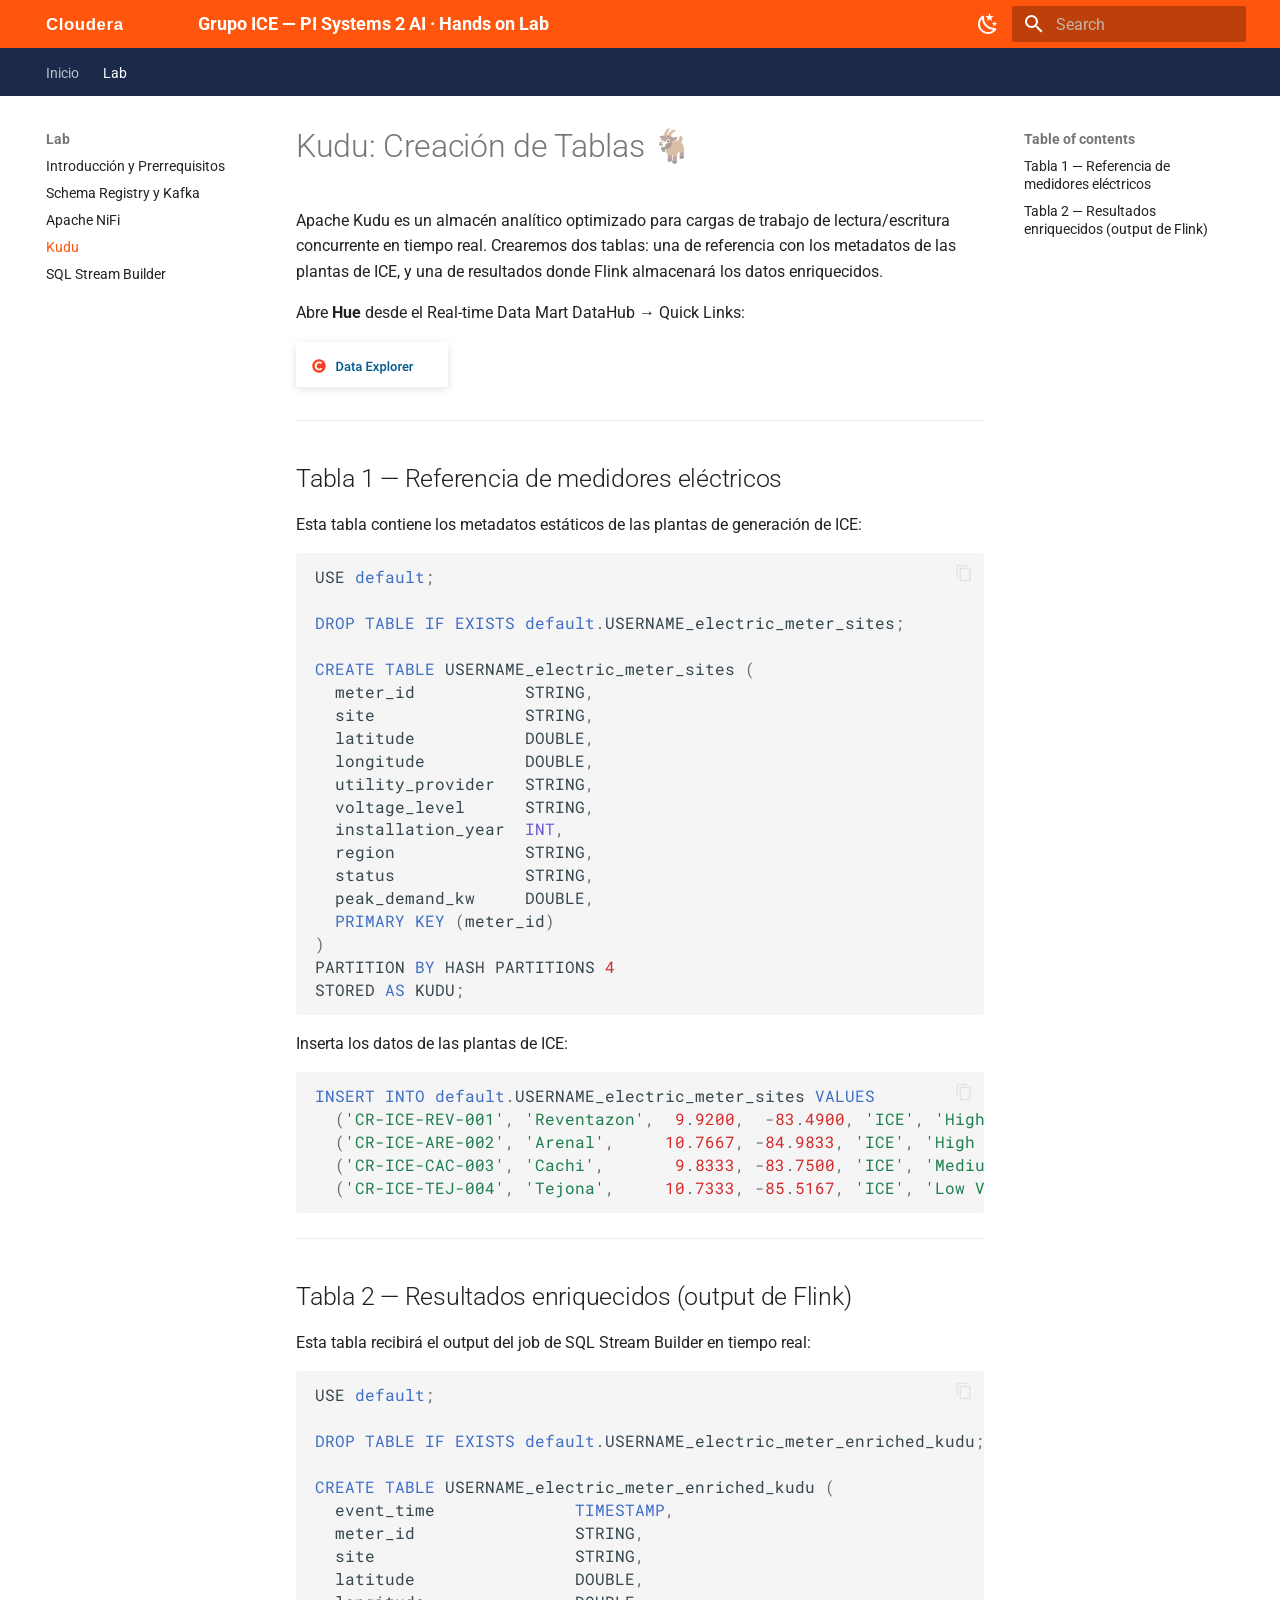
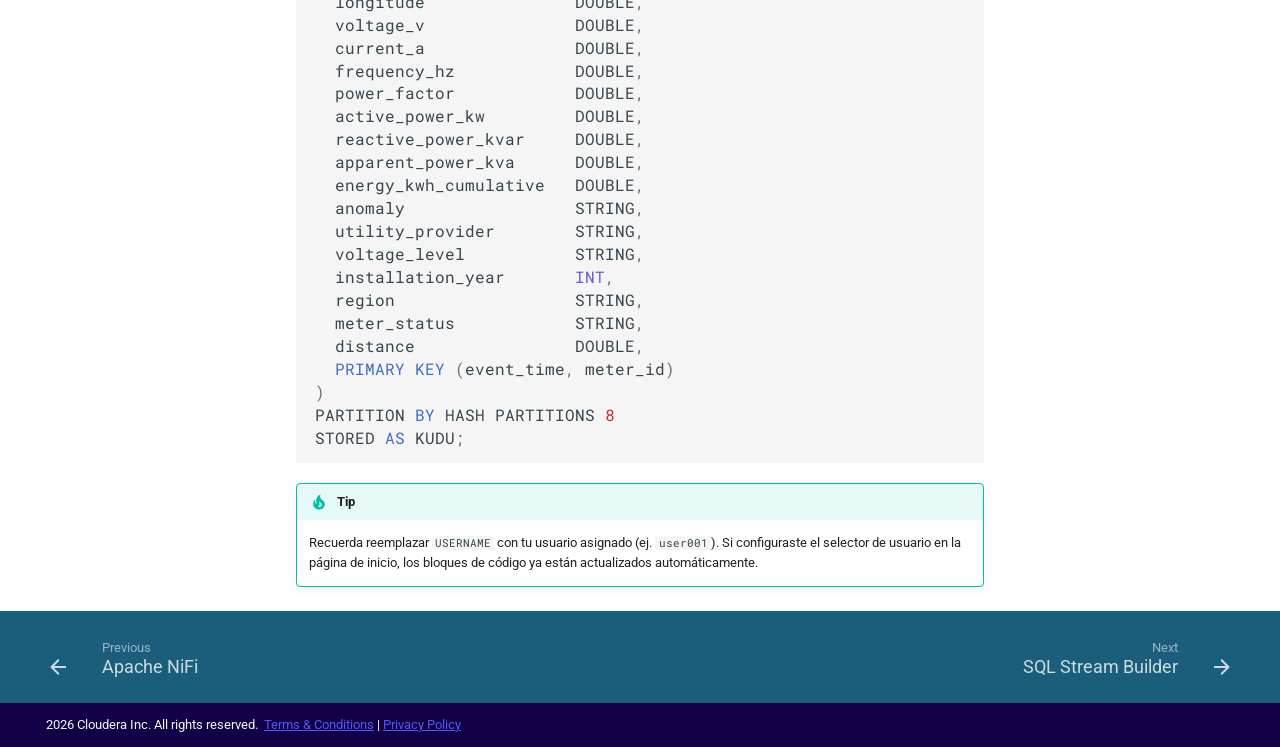
<file: labs/lab1/kudu.html>
<!DOCTYPE html><html lang="en" class="no-js"><head>
    
      <meta charset="utf-8">
      <meta name="viewport" content="width=device-width,initial-scale=1">
      
      
        <meta name="author" content="Javier Quiros, Cloudera Solution Engineering">
      
      
      
        <link rel="prev" href="nifi.html">
      
      
        <link rel="next" href="ssb.html">
      
      
        
      
      
      <link rel="icon" href="../../assets/images/logos/favicon.ico">
      <meta name="generator" content="mkdocs-1.6.1, mkdocs-material-9.7.6">
    
    
      
        <title>Kudu - Grupo ICE — PI Systems 2 AI · Hands on Lab</title>
      
    
    
      <link rel="stylesheet" href="../../assets/stylesheets/main.484c7ddc.min.css">
      
        
        <link rel="stylesheet" href="../../assets/stylesheets/palette.ab4e12ef.min.css">
      
      


    
    
      
    
    
      
        
        
        <link rel="preconnect" href="https://fonts.gstatic.com" crossorigin="">
        <link rel="stylesheet" href="https://fonts.googleapis.com/css?family=Roboto:300,300i,400,400i,700,700i%7CRoboto+Mono:400,400i,700,700i&amp;display=fallback">
        <style>:root{--md-text-font:"Roboto";--md-code-font:"Roboto Mono"}</style>
      
    
    
      <link rel="stylesheet" href="../../assets/stylesheets/extra.css">
    
    <script>__md_scope=new URL("../..",location),__md_hash=e=>[...e].reduce(((e,_)=>(e<<5)-e+_.charCodeAt(0)),0),__md_get=(e,_=localStorage,t=__md_scope)=>JSON.parse(_.getItem(t.pathname+"."+e)),__md_set=(e,_,t=localStorage,a=__md_scope)=>{try{t.setItem(a.pathname+"."+e,JSON.stringify(_))}catch(e){}}</script>
    
      

    
    
  <link href="../../assets/stylesheets/glightbox.min.css" rel="stylesheet"><script src="../../assets/javascripts/glightbox.min.js"></script><style id="glightbox-style">
            html.glightbox-open { overflow: initial; height: 100%; }
            .gslide-title { margin-top: 0px; user-select: text; }
            .gslide-desc { color: #666; user-select: text; }
            .gslide-image img { background: white; }
            .gscrollbar-fixer { padding-right: 15px; }
            .gdesc-inner { font-size: 0.75rem; }
            body[data-md-color-scheme="slate"] .gdesc-inner { background: var(--md-default-bg-color); }
            body[data-md-color-scheme="slate"] .gslide-title { color: var(--md-default-fg-color); }
            body[data-md-color-scheme="slate"] .gslide-desc { color: var(--md-default-fg-color); }
        </style></head>
  
  
    
    
      
    
    
    
    
    <body dir="ltr" data-md-color-scheme="default" data-md-color-primary="custom" data-md-color-accent="custom">
  
    
    <input class="md-toggle" data-md-toggle="drawer" type="checkbox" id="__drawer" autocomplete="off">
    <input class="md-toggle" data-md-toggle="search" type="checkbox" id="__search" autocomplete="off">
    <label class="md-overlay" for="__drawer"></label>
    <div data-md-component="skip">
      
        
        <a href="#kudu-creacion-de-tablas" class="md-skip">
          Skip to content
        </a>
      
    </div>
    <div data-md-component="announce">
      
    </div>
    
    
      

<header class="md-header" data-md-component="header">
  <nav class="md-header__inner md-grid" aria-label="Header">
    <a href="../../index.html" title="Grupo ICE — PI Systems 2 AI · Hands on Lab" class="md-header__button md-logo" aria-label="Grupo ICE — PI Systems 2 AI · Hands on Lab" data-md-component="logo">
      
  <img src="../../assets/images/logos/cloudera-white.svg" alt="logo">

    </a>
    <label class="md-header__button md-icon" for="__drawer">
      
      <svg xmlns="http://www.w3.org/2000/svg" viewBox="0 0 24 24"><path d="M3 6h18v2H3zm0 5h18v2H3zm0 5h18v2H3z"></path></svg>
    </label>
    <div class="md-header__title" data-md-component="header-title">
      <div class="md-header__ellipsis">
        <div class="md-header__topic">
          <span class="md-ellipsis">
            Grupo ICE — PI Systems 2 AI · Hands on Lab
          </span>
        </div>
        <div class="md-header__topic" data-md-component="header-topic">
          <span class="md-ellipsis">
            
              Kudu
            
          </span>
        </div>
      </div>
    </div>
    
      
        <form class="md-header__option" data-md-component="palette">
  
    
    
    
    <input class="md-option" data-md-color-media="" data-md-color-scheme="default" data-md-color-primary="custom" data-md-color-accent="custom" aria-label="Cambiar a modo oscuro" type="radio" name="__palette" id="__palette_0">
    
      <label class="md-header__button md-icon" title="Cambiar a modo oscuro" for="__palette_1" hidden="">
        <svg xmlns="http://www.w3.org/2000/svg" viewBox="0 0 24 24"><path d="m17.75 4.09-2.53 1.94.91 3.06-2.63-1.81-2.63 1.81.91-3.06-2.53-1.94L12.44 4l1.06-3 1.06 3zm3.5 6.91-1.64 1.25.59 1.98-1.7-1.17-1.7 1.17.59-1.98L15.75 11l2.06-.05L18.5 9l.69 1.95zm-2.28 4.95c.83-.08 1.72 1.1 1.19 1.85-.32.45-.66.87-1.08 1.27C15.17 23 8.84 23 4.94 19.07c-3.91-3.9-3.91-10.24 0-14.14.4-.4.82-.76 1.27-1.08.75-.53 1.93.36 1.85 1.19-.27 2.86.69 5.83 2.89 8.02a9.96 9.96 0 0 0 8.02 2.89m-1.64 2.02a12.08 12.08 0 0 1-7.8-3.47c-2.17-2.19-3.33-5-3.49-7.82-2.81 3.14-2.7 7.96.31 10.98 3.02 3.01 7.84 3.12 10.98.31"></path></svg>
      </label>
    
  
    
    
    
    <input class="md-option" data-md-color-media="" data-md-color-scheme="slate" data-md-color-primary="custom" data-md-color-accent="custom" aria-label="Cambiar a modo claro" type="radio" name="__palette" id="__palette_1">
    
      <label class="md-header__button md-icon" title="Cambiar a modo claro" for="__palette_0" hidden="">
        <svg xmlns="http://www.w3.org/2000/svg" viewBox="0 0 24 24"><path d="M12 7a5 5 0 0 1 5 5 5 5 0 0 1-5 5 5 5 0 0 1-5-5 5 5 0 0 1 5-5m0 2a3 3 0 0 0-3 3 3 3 0 0 0 3 3 3 3 0 0 0 3-3 3 3 0 0 0-3-3m0-7 2.39 3.42C13.65 5.15 12.84 5 12 5s-1.65.15-2.39.42zM3.34 7l4.16-.35A7.2 7.2 0 0 0 5.94 8.5c-.44.74-.69 1.5-.83 2.29zm.02 10 1.76-3.77a7.131 7.131 0 0 0 2.38 4.14zM20.65 7l-1.77 3.79a7.02 7.02 0 0 0-2.38-4.15zm-.01 10-4.14.36c.59-.51 1.12-1.14 1.54-1.86.42-.73.69-1.5.83-2.29zM12 22l-2.41-3.44c.74.27 1.55.44 2.41.44.82 0 1.63-.17 2.37-.44z"></path></svg>
      </label>
    
  
</form>
      
    
    
      <script>var palette=__md_get("__palette");if(palette&&palette.color){if("(prefers-color-scheme)"===palette.color.media){var media=matchMedia("(prefers-color-scheme: light)"),input=document.querySelector(media.matches?"[data-md-color-media='(prefers-color-scheme: light)']":"[data-md-color-media='(prefers-color-scheme: dark)']");palette.color.media=input.getAttribute("data-md-color-media"),palette.color.scheme=input.getAttribute("data-md-color-scheme"),palette.color.primary=input.getAttribute("data-md-color-primary"),palette.color.accent=input.getAttribute("data-md-color-accent")}for(var[key,value]of Object.entries(palette.color))document.body.setAttribute("data-md-color-"+key,value)}</script>
    
    
    
      
      
        <label class="md-header__button md-icon" for="__search">
          
          <svg xmlns="http://www.w3.org/2000/svg" viewBox="0 0 24 24"><path d="M9.5 3A6.5 6.5 0 0 1 16 9.5c0 1.61-.59 3.09-1.56 4.23l.27.27h.79l5 5-1.5 1.5-5-5v-.79l-.27-.27A6.52 6.52 0 0 1 9.5 16 6.5 6.5 0 0 1 3 9.5 6.5 6.5 0 0 1 9.5 3m0 2C7 5 5 7 5 9.5S7 14 9.5 14 14 12 14 9.5 12 5 9.5 5"></path></svg>
        </label>
        <div class="md-search" data-md-component="search" role="dialog">
  <label class="md-search__overlay" for="__search"></label>
  <div class="md-search__inner" role="search">
    <form class="md-search__form" name="search">
      <input type="text" class="md-search__input" name="query" aria-label="Search" placeholder="Search" autocapitalize="off" autocorrect="off" autocomplete="off" spellcheck="false" data-md-component="search-query" required="">
      <label class="md-search__icon md-icon" for="__search">
        
        <svg xmlns="http://www.w3.org/2000/svg" viewBox="0 0 24 24"><path d="M9.5 3A6.5 6.5 0 0 1 16 9.5c0 1.61-.59 3.09-1.56 4.23l.27.27h.79l5 5-1.5 1.5-5-5v-.79l-.27-.27A6.52 6.52 0 0 1 9.5 16 6.5 6.5 0 0 1 3 9.5 6.5 6.5 0 0 1 9.5 3m0 2C7 5 5 7 5 9.5S7 14 9.5 14 14 12 14 9.5 12 5 9.5 5"></path></svg>
        
        <svg xmlns="http://www.w3.org/2000/svg" viewBox="0 0 24 24"><path d="M20 11v2H8l5.5 5.5-1.42 1.42L4.16 12l7.92-7.92L13.5 5.5 8 11z"></path></svg>
      </label>
      <nav class="md-search__options" aria-label="Search">
        
        <button type="reset" class="md-search__icon md-icon" title="Clear" aria-label="Clear" tabindex="-1">
          
          <svg xmlns="http://www.w3.org/2000/svg" viewBox="0 0 24 24"><path d="M19 6.41 17.59 5 12 10.59 6.41 5 5 6.41 10.59 12 5 17.59 6.41 19 12 13.41 17.59 19 19 17.59 13.41 12z"></path></svg>
        </button>
      </nav>
      
        <div class="md-search__suggest" data-md-component="search-suggest"></div>
      
    </form>
    <div class="md-search__output">
      <div class="md-search__scrollwrap" tabindex="0" data-md-scrollfix="">
        <div class="md-search-result" data-md-component="search-result">
          <div class="md-search-result__meta">
            Initializing search
          </div>
          <ol class="md-search-result__list" role="presentation"></ol>
        </div>
      </div>
    </div>
  </div>
</div>
      
    
    
  </nav>
  
</header>
    
    <div class="md-container" data-md-component="container">
      
      
        
          
            
<nav class="md-tabs" aria-label="Tabs" data-md-component="tabs">
  <div class="md-grid">
    <ul class="md-tabs__list">
      
        
  
  
  
  
    <li class="md-tabs__item">
      <a href="../../index.html" class="md-tabs__link">
        
  
  
    
  
  Inicio

      </a>
    </li>
  

      
        
  
  
  
    
  
  
    
    
      <li class="md-tabs__item md-tabs__item--active">
        <a href="index.html" class="md-tabs__link">
          
  
  
  Lab

        </a>
      </li>
    
  

      
    </ul>
  </div>
</nav>
          
        
      
      <main class="md-main" data-md-component="main">
        <div class="md-main__inner md-grid">
          
            
              
              <div class="md-sidebar md-sidebar--primary" data-md-component="sidebar" data-md-type="navigation">
                <div class="md-sidebar__scrollwrap">
                  <div class="md-sidebar__inner">
                    


  


<nav class="md-nav md-nav--primary md-nav--lifted" aria-label="Navigation" data-md-level="0">
  <label class="md-nav__title" for="__drawer">
    <a href="../../index.html" title="Grupo ICE — PI Systems 2 AI · Hands on Lab" class="md-nav__button md-logo" aria-label="Grupo ICE — PI Systems 2 AI · Hands on Lab" data-md-component="logo">
      
  <img src="../../assets/images/logos/cloudera-white.svg" alt="logo">

    </a>
    Grupo ICE — PI Systems 2 AI · Hands on Lab
  </label>
  
  <ul class="md-nav__list" data-md-scrollfix="">
    
      
      
  
  
  
  
    <li class="md-nav__item">
      <a href="../../index.html" class="md-nav__link">
        
  
  
  <span class="md-ellipsis">
    
  
    Inicio
  

    
  </span>
  
  

      </a>
    </li>
  

    
      
      
  
  
    
  
  
  
    
    
    
    
      
        
        
      
      
    
    
    <li class="md-nav__item md-nav__item--active md-nav__item--section md-nav__item--nested">
      
        
        
        <input class="md-nav__toggle md-toggle " type="checkbox" id="__nav_2" checked="">
        
          
          <label class="md-nav__link" for="__nav_2" id="__nav_2_label" tabindex="">
            
  
  
  <span class="md-ellipsis">
    
  
    Lab
  

    
  </span>
  
  

            <span class="md-nav__icon md-icon"></span>
          </label>
        
        <nav class="md-nav" data-md-level="1" aria-labelledby="__nav_2_label" aria-expanded="true">
          <label class="md-nav__title" for="__nav_2">
            <span class="md-nav__icon md-icon"></span>
            
  
    Lab
  

          </label>
          <ul class="md-nav__list" data-md-scrollfix="">
            
              
                
  
  
  
  
    <li class="md-nav__item">
      <a href="index.html" class="md-nav__link">
        
  
  
  <span class="md-ellipsis">
    
  
    Introducción y Prerrequisitos
  

    
  </span>
  
  

      </a>
    </li>
  

              
            
              
                
  
  
  
  
    <li class="md-nav__item">
      <a href="schema-kafka.html" class="md-nav__link">
        
  
  
  <span class="md-ellipsis">
    
  
    Schema Registry y Kafka
  

    
  </span>
  
  

      </a>
    </li>
  

              
            
              
                
  
  
  
  
    <li class="md-nav__item">
      <a href="nifi.html" class="md-nav__link">
        
  
  
  <span class="md-ellipsis">
    
  
    Apache NiFi
  

    
  </span>
  
  

      </a>
    </li>
  

              
            
              
                
  
  
    
  
  
  
    <li class="md-nav__item md-nav__item--active">
      
      <input class="md-nav__toggle md-toggle" type="checkbox" id="__toc">
      
      
        
      
      
        <label class="md-nav__link md-nav__link--active" for="__toc">
          
  
  
  <span class="md-ellipsis">
    
  
    Kudu
  

    
  </span>
  
  

          <span class="md-nav__icon md-icon"></span>
        </label>
      
      <a href="kudu.html" class="md-nav__link md-nav__link--active">
        
  
  
  <span class="md-ellipsis">
    
  
    Kudu
  

    
  </span>
  
  

      </a>
      
        

<nav class="md-nav md-nav--secondary" aria-label="Table of contents">
  
  
  
    
  
  
    <label class="md-nav__title" for="__toc">
      <span class="md-nav__icon md-icon"></span>
      Table of contents
    </label>
    <ul class="md-nav__list" data-md-component="toc" data-md-scrollfix="">
      
        <li class="md-nav__item">
  <a href="#tabla-1-referencia-de-medidores-electricos" class="md-nav__link">
    <span class="md-ellipsis">
      
        Tabla 1 — Referencia de medidores eléctricos
      
    </span>
  </a>
  
</li>
      
        <li class="md-nav__item">
  <a href="#tabla-2-resultados-enriquecidos-output-de-flink" class="md-nav__link">
    <span class="md-ellipsis">
      
        Tabla 2 — Resultados enriquecidos (output de Flink)
      
    </span>
  </a>
  
</li>
      
    </ul>
  
</nav>
      
    </li>
  

              
            
              
                
  
  
  
  
    <li class="md-nav__item">
      <a href="ssb.html" class="md-nav__link">
        
  
  
  <span class="md-ellipsis">
    
  
    SQL Stream Builder
  

    
  </span>
  
  

      </a>
    </li>
  

              
            
          </ul>
        </nav>
      
    </li>
  

    
  </ul>
</nav>
                  </div>
                </div>
              </div>
            
            
              
              <div class="md-sidebar md-sidebar--secondary" data-md-component="sidebar" data-md-type="toc">
                <div class="md-sidebar__scrollwrap">
                  <div class="md-sidebar__inner">
                    

<nav class="md-nav md-nav--secondary" aria-label="Table of contents">
  
  
  
    
  
  
    <label class="md-nav__title" for="__toc">
      <span class="md-nav__icon md-icon"></span>
      Table of contents
    </label>
    <ul class="md-nav__list" data-md-component="toc" data-md-scrollfix="">
      
        <li class="md-nav__item">
  <a href="#tabla-1-referencia-de-medidores-electricos" class="md-nav__link">
    <span class="md-ellipsis">
      
        Tabla 1 — Referencia de medidores eléctricos
      
    </span>
  </a>
  
</li>
      
        <li class="md-nav__item">
  <a href="#tabla-2-resultados-enriquecidos-output-de-flink" class="md-nav__link">
    <span class="md-ellipsis">
      
        Tabla 2 — Resultados enriquecidos (output de Flink)
      
    </span>
  </a>
  
</li>
      
    </ul>
  
</nav>
                  </div>
                </div>
              </div>
            
          
          
            <div class="md-content" data-md-component="content">
              
              <article class="md-content__inner md-typeset">
                
                  



<h1 id="kudu-creacion-de-tablas">Kudu: Creación de Tablas 🐐</h1>
<p>Apache Kudu es un almacén analítico optimizado para cargas de trabajo de lectura/escritura concurrente en tiempo real. Crearemos dos tablas: una de referencia con los metadatos de las plantas de ICE, y una de resultados donde Flink almacenará los datos enriquecidos.</p>
<p>Abre <strong>Hue</strong> desde el Real-time Data Mart DataHub → Quick Links:</p>
<p><a class="glightbox" data-type="image" data-width="auto" data-height="auto" href="../../assets/images/lab_images/lab1/image42.png" data-desc-position="bottom"><img alt="Hue Data Explorer Link" src="../../assets/images/lab_images/lab1/image42.png"></a></p>
<hr>
<h2 id="tabla-1-referencia-de-medidores-electricos">Tabla 1 — Referencia de medidores eléctricos</h2>
<p>Esta tabla contiene los metadatos estáticos de las plantas de generación de ICE:</p>
<div class="language-sql highlight"><pre><span></span><code><span id="__span-0-1"><a id="__codelineno-0-1" name="__codelineno-0-1" href="#__codelineno-0-1"></a><span class="n">USE</span><span class="w"> </span><span class="k">default</span><span class="p">;</span>
</span><span id="__span-0-2"><a id="__codelineno-0-2" name="__codelineno-0-2" href="#__codelineno-0-2"></a>
</span><span id="__span-0-3"><a id="__codelineno-0-3" name="__codelineno-0-3" href="#__codelineno-0-3"></a><span class="k">DROP</span><span class="w"> </span><span class="k">TABLE</span><span class="w"> </span><span class="k">IF</span><span class="w"> </span><span class="k">EXISTS</span><span class="w"> </span><span class="k">default</span><span class="p">.</span><span class="n">USERNAME_electric_meter_sites</span><span class="p">;</span>
</span><span id="__span-0-4"><a id="__codelineno-0-4" name="__codelineno-0-4" href="#__codelineno-0-4"></a>
</span><span id="__span-0-5"><a id="__codelineno-0-5" name="__codelineno-0-5" href="#__codelineno-0-5"></a><span class="k">CREATE</span><span class="w"> </span><span class="k">TABLE</span><span class="w"> </span><span class="n">USERNAME_electric_meter_sites</span><span class="w"> </span><span class="p">(</span>
</span><span id="__span-0-6"><a id="__codelineno-0-6" name="__codelineno-0-6" href="#__codelineno-0-6"></a><span class="w">  </span><span class="n">meter_id</span><span class="w">           </span><span class="n">STRING</span><span class="p">,</span>
</span><span id="__span-0-7"><a id="__codelineno-0-7" name="__codelineno-0-7" href="#__codelineno-0-7"></a><span class="w">  </span><span class="n">site</span><span class="w">               </span><span class="n">STRING</span><span class="p">,</span>
</span><span id="__span-0-8"><a id="__codelineno-0-8" name="__codelineno-0-8" href="#__codelineno-0-8"></a><span class="w">  </span><span class="n">latitude</span><span class="w">           </span><span class="n">DOUBLE</span><span class="p">,</span>
</span><span id="__span-0-9"><a id="__codelineno-0-9" name="__codelineno-0-9" href="#__codelineno-0-9"></a><span class="w">  </span><span class="n">longitude</span><span class="w">          </span><span class="n">DOUBLE</span><span class="p">,</span>
</span><span id="__span-0-10"><a id="__codelineno-0-10" name="__codelineno-0-10" href="#__codelineno-0-10"></a><span class="w">  </span><span class="n">utility_provider</span><span class="w">   </span><span class="n">STRING</span><span class="p">,</span>
</span><span id="__span-0-11"><a id="__codelineno-0-11" name="__codelineno-0-11" href="#__codelineno-0-11"></a><span class="w">  </span><span class="n">voltage_level</span><span class="w">      </span><span class="n">STRING</span><span class="p">,</span>
</span><span id="__span-0-12"><a id="__codelineno-0-12" name="__codelineno-0-12" href="#__codelineno-0-12"></a><span class="w">  </span><span class="n">installation_year</span><span class="w">  </span><span class="nb">INT</span><span class="p">,</span>
</span><span id="__span-0-13"><a id="__codelineno-0-13" name="__codelineno-0-13" href="#__codelineno-0-13"></a><span class="w">  </span><span class="n">region</span><span class="w">             </span><span class="n">STRING</span><span class="p">,</span>
</span><span id="__span-0-14"><a id="__codelineno-0-14" name="__codelineno-0-14" href="#__codelineno-0-14"></a><span class="w">  </span><span class="n">status</span><span class="w">             </span><span class="n">STRING</span><span class="p">,</span>
</span><span id="__span-0-15"><a id="__codelineno-0-15" name="__codelineno-0-15" href="#__codelineno-0-15"></a><span class="w">  </span><span class="n">peak_demand_kw</span><span class="w">     </span><span class="n">DOUBLE</span><span class="p">,</span>
</span><span id="__span-0-16"><a id="__codelineno-0-16" name="__codelineno-0-16" href="#__codelineno-0-16"></a><span class="w">  </span><span class="k">PRIMARY</span><span class="w"> </span><span class="k">KEY</span><span class="w"> </span><span class="p">(</span><span class="n">meter_id</span><span class="p">)</span>
</span><span id="__span-0-17"><a id="__codelineno-0-17" name="__codelineno-0-17" href="#__codelineno-0-17"></a><span class="p">)</span>
</span><span id="__span-0-18"><a id="__codelineno-0-18" name="__codelineno-0-18" href="#__codelineno-0-18"></a><span class="n">PARTITION</span><span class="w"> </span><span class="k">BY</span><span class="w"> </span><span class="n">HASH</span><span class="w"> </span><span class="n">PARTITIONS</span><span class="w"> </span><span class="mi">4</span>
</span><span id="__span-0-19"><a id="__codelineno-0-19" name="__codelineno-0-19" href="#__codelineno-0-19"></a><span class="n">STORED</span><span class="w"> </span><span class="k">AS</span><span class="w"> </span><span class="n">KUDU</span><span class="p">;</span>
</span></code></pre></div>
<p>Inserta los datos de las plantas de ICE:</p>
<div class="language-sql highlight"><pre><span></span><code><span id="__span-1-1"><a id="__codelineno-1-1" name="__codelineno-1-1" href="#__codelineno-1-1"></a><span class="k">INSERT</span><span class="w"> </span><span class="k">INTO</span><span class="w"> </span><span class="k">default</span><span class="p">.</span><span class="n">USERNAME_electric_meter_sites</span><span class="w"> </span><span class="k">VALUES</span>
</span><span id="__span-1-2"><a id="__codelineno-1-2" name="__codelineno-1-2" href="#__codelineno-1-2"></a><span class="w">  </span><span class="p">(</span><span class="s1">'CR-ICE-REV-001'</span><span class="p">,</span><span class="w"> </span><span class="s1">'Reventazon'</span><span class="p">,</span><span class="w">  </span><span class="mi">9</span><span class="p">.</span><span class="mi">9200</span><span class="p">,</span><span class="w">  </span><span class="o">-</span><span class="mi">83</span><span class="p">.</span><span class="mi">4900</span><span class="p">,</span><span class="w"> </span><span class="s1">'ICE'</span><span class="p">,</span><span class="w"> </span><span class="s1">'High Voltage'</span><span class="p">,</span><span class="w">   </span><span class="mi">2016</span><span class="p">,</span><span class="w"> </span><span class="s1">'Caribe'</span><span class="p">,</span><span class="w">       </span><span class="s1">'Active'</span><span class="p">,</span><span class="w">      </span><span class="mi">15</span><span class="p">.</span><span class="mi">2</span><span class="p">),</span>
</span><span id="__span-1-3"><a id="__codelineno-1-3" name="__codelineno-1-3" href="#__codelineno-1-3"></a><span class="w">  </span><span class="p">(</span><span class="s1">'CR-ICE-ARE-002'</span><span class="p">,</span><span class="w"> </span><span class="s1">'Arenal'</span><span class="p">,</span><span class="w">     </span><span class="mi">10</span><span class="p">.</span><span class="mi">7667</span><span class="p">,</span><span class="w"> </span><span class="o">-</span><span class="mi">84</span><span class="p">.</span><span class="mi">9833</span><span class="p">,</span><span class="w"> </span><span class="s1">'ICE'</span><span class="p">,</span><span class="w"> </span><span class="s1">'High Voltage'</span><span class="p">,</span><span class="w">   </span><span class="mi">2019</span><span class="p">,</span><span class="w"> </span><span class="s1">'Huetar Norte'</span><span class="p">,</span><span class="w"> </span><span class="s1">'Active'</span><span class="p">,</span><span class="w">      </span><span class="mi">18</span><span class="p">.</span><span class="mi">4</span><span class="p">),</span>
</span><span id="__span-1-4"><a id="__codelineno-1-4" name="__codelineno-1-4" href="#__codelineno-1-4"></a><span class="w">  </span><span class="p">(</span><span class="s1">'CR-ICE-CAC-003'</span><span class="p">,</span><span class="w"> </span><span class="s1">'Cachi'</span><span class="p">,</span><span class="w">       </span><span class="mi">9</span><span class="p">.</span><span class="mi">8333</span><span class="p">,</span><span class="w"> </span><span class="o">-</span><span class="mi">83</span><span class="p">.</span><span class="mi">7500</span><span class="p">,</span><span class="w"> </span><span class="s1">'ICE'</span><span class="p">,</span><span class="w"> </span><span class="s1">'Medium Voltage'</span><span class="p">,</span><span class="w"> </span><span class="mi">2017</span><span class="p">,</span><span class="w"> </span><span class="s1">'Central'</span><span class="p">,</span><span class="w">      </span><span class="s1">'Maintenance'</span><span class="p">,</span><span class="w"> </span><span class="mi">12</span><span class="p">.</span><span class="mi">7</span><span class="p">),</span>
</span><span id="__span-1-5"><a id="__codelineno-1-5" name="__codelineno-1-5" href="#__codelineno-1-5"></a><span class="w">  </span><span class="p">(</span><span class="s1">'CR-ICE-TEJ-004'</span><span class="p">,</span><span class="w"> </span><span class="s1">'Tejona'</span><span class="p">,</span><span class="w">     </span><span class="mi">10</span><span class="p">.</span><span class="mi">7333</span><span class="p">,</span><span class="w"> </span><span class="o">-</span><span class="mi">85</span><span class="p">.</span><span class="mi">5167</span><span class="p">,</span><span class="w"> </span><span class="s1">'ICE'</span><span class="p">,</span><span class="w"> </span><span class="s1">'Low Voltage'</span><span class="p">,</span><span class="w">    </span><span class="mi">2020</span><span class="p">,</span><span class="w"> </span><span class="s1">'Guanacaste'</span><span class="p">,</span><span class="w">   </span><span class="s1">'Active'</span><span class="p">,</span><span class="w">      </span><span class="mi">16</span><span class="p">.</span><span class="mi">9</span><span class="p">);</span>
</span></code></pre></div>
<hr>
<h2 id="tabla-2-resultados-enriquecidos-output-de-flink">Tabla 2 — Resultados enriquecidos (output de Flink)</h2>
<p>Esta tabla recibirá el output del job de SQL Stream Builder en tiempo real:</p>
<div class="language-sql highlight"><pre><span></span><code><span id="__span-2-1"><a id="__codelineno-2-1" name="__codelineno-2-1" href="#__codelineno-2-1"></a><span class="n">USE</span><span class="w"> </span><span class="k">default</span><span class="p">;</span>
</span><span id="__span-2-2"><a id="__codelineno-2-2" name="__codelineno-2-2" href="#__codelineno-2-2"></a>
</span><span id="__span-2-3"><a id="__codelineno-2-3" name="__codelineno-2-3" href="#__codelineno-2-3"></a><span class="k">DROP</span><span class="w"> </span><span class="k">TABLE</span><span class="w"> </span><span class="k">IF</span><span class="w"> </span><span class="k">EXISTS</span><span class="w"> </span><span class="k">default</span><span class="p">.</span><span class="n">USERNAME_electric_meter_enriched_kudu</span><span class="p">;</span>
</span><span id="__span-2-4"><a id="__codelineno-2-4" name="__codelineno-2-4" href="#__codelineno-2-4"></a>
</span><span id="__span-2-5"><a id="__codelineno-2-5" name="__codelineno-2-5" href="#__codelineno-2-5"></a><span class="k">CREATE</span><span class="w"> </span><span class="k">TABLE</span><span class="w"> </span><span class="n">USERNAME_electric_meter_enriched_kudu</span><span class="w"> </span><span class="p">(</span>
</span><span id="__span-2-6"><a id="__codelineno-2-6" name="__codelineno-2-6" href="#__codelineno-2-6"></a><span class="w">  </span><span class="n">event_time</span><span class="w">              </span><span class="k">TIMESTAMP</span><span class="p">,</span>
</span><span id="__span-2-7"><a id="__codelineno-2-7" name="__codelineno-2-7" href="#__codelineno-2-7"></a><span class="w">  </span><span class="n">meter_id</span><span class="w">                </span><span class="n">STRING</span><span class="p">,</span>
</span><span id="__span-2-8"><a id="__codelineno-2-8" name="__codelineno-2-8" href="#__codelineno-2-8"></a><span class="w">  </span><span class="n">site</span><span class="w">                    </span><span class="n">STRING</span><span class="p">,</span>
</span><span id="__span-2-9"><a id="__codelineno-2-9" name="__codelineno-2-9" href="#__codelineno-2-9"></a><span class="w">  </span><span class="n">latitude</span><span class="w">                </span><span class="n">DOUBLE</span><span class="p">,</span>
</span><span id="__span-2-10"><a id="__codelineno-2-10" name="__codelineno-2-10" href="#__codelineno-2-10"></a><span class="w">  </span><span class="n">longitude</span><span class="w">               </span><span class="n">DOUBLE</span><span class="p">,</span>
</span><span id="__span-2-11"><a id="__codelineno-2-11" name="__codelineno-2-11" href="#__codelineno-2-11"></a><span class="w">  </span><span class="n">voltage_v</span><span class="w">               </span><span class="n">DOUBLE</span><span class="p">,</span>
</span><span id="__span-2-12"><a id="__codelineno-2-12" name="__codelineno-2-12" href="#__codelineno-2-12"></a><span class="w">  </span><span class="n">current_a</span><span class="w">               </span><span class="n">DOUBLE</span><span class="p">,</span>
</span><span id="__span-2-13"><a id="__codelineno-2-13" name="__codelineno-2-13" href="#__codelineno-2-13"></a><span class="w">  </span><span class="n">frequency_hz</span><span class="w">            </span><span class="n">DOUBLE</span><span class="p">,</span>
</span><span id="__span-2-14"><a id="__codelineno-2-14" name="__codelineno-2-14" href="#__codelineno-2-14"></a><span class="w">  </span><span class="n">power_factor</span><span class="w">            </span><span class="n">DOUBLE</span><span class="p">,</span>
</span><span id="__span-2-15"><a id="__codelineno-2-15" name="__codelineno-2-15" href="#__codelineno-2-15"></a><span class="w">  </span><span class="n">active_power_kw</span><span class="w">         </span><span class="n">DOUBLE</span><span class="p">,</span>
</span><span id="__span-2-16"><a id="__codelineno-2-16" name="__codelineno-2-16" href="#__codelineno-2-16"></a><span class="w">  </span><span class="n">reactive_power_kvar</span><span class="w">     </span><span class="n">DOUBLE</span><span class="p">,</span>
</span><span id="__span-2-17"><a id="__codelineno-2-17" name="__codelineno-2-17" href="#__codelineno-2-17"></a><span class="w">  </span><span class="n">apparent_power_kva</span><span class="w">      </span><span class="n">DOUBLE</span><span class="p">,</span>
</span><span id="__span-2-18"><a id="__codelineno-2-18" name="__codelineno-2-18" href="#__codelineno-2-18"></a><span class="w">  </span><span class="n">energy_kwh_cumulative</span><span class="w">   </span><span class="n">DOUBLE</span><span class="p">,</span>
</span><span id="__span-2-19"><a id="__codelineno-2-19" name="__codelineno-2-19" href="#__codelineno-2-19"></a><span class="w">  </span><span class="n">anomaly</span><span class="w">                 </span><span class="n">STRING</span><span class="p">,</span>
</span><span id="__span-2-20"><a id="__codelineno-2-20" name="__codelineno-2-20" href="#__codelineno-2-20"></a><span class="w">  </span><span class="n">utility_provider</span><span class="w">        </span><span class="n">STRING</span><span class="p">,</span>
</span><span id="__span-2-21"><a id="__codelineno-2-21" name="__codelineno-2-21" href="#__codelineno-2-21"></a><span class="w">  </span><span class="n">voltage_level</span><span class="w">           </span><span class="n">STRING</span><span class="p">,</span>
</span><span id="__span-2-22"><a id="__codelineno-2-22" name="__codelineno-2-22" href="#__codelineno-2-22"></a><span class="w">  </span><span class="n">installation_year</span><span class="w">       </span><span class="nb">INT</span><span class="p">,</span>
</span><span id="__span-2-23"><a id="__codelineno-2-23" name="__codelineno-2-23" href="#__codelineno-2-23"></a><span class="w">  </span><span class="n">region</span><span class="w">                  </span><span class="n">STRING</span><span class="p">,</span>
</span><span id="__span-2-24"><a id="__codelineno-2-24" name="__codelineno-2-24" href="#__codelineno-2-24"></a><span class="w">  </span><span class="n">meter_status</span><span class="w">            </span><span class="n">STRING</span><span class="p">,</span>
</span><span id="__span-2-25"><a id="__codelineno-2-25" name="__codelineno-2-25" href="#__codelineno-2-25"></a><span class="w">  </span><span class="n">distance</span><span class="w">                </span><span class="n">DOUBLE</span><span class="p">,</span>
</span><span id="__span-2-26"><a id="__codelineno-2-26" name="__codelineno-2-26" href="#__codelineno-2-26"></a><span class="w">  </span><span class="k">PRIMARY</span><span class="w"> </span><span class="k">KEY</span><span class="w"> </span><span class="p">(</span><span class="n">event_time</span><span class="p">,</span><span class="w"> </span><span class="n">meter_id</span><span class="p">)</span>
</span><span id="__span-2-27"><a id="__codelineno-2-27" name="__codelineno-2-27" href="#__codelineno-2-27"></a><span class="p">)</span>
</span><span id="__span-2-28"><a id="__codelineno-2-28" name="__codelineno-2-28" href="#__codelineno-2-28"></a><span class="n">PARTITION</span><span class="w"> </span><span class="k">BY</span><span class="w"> </span><span class="n">HASH</span><span class="w"> </span><span class="n">PARTITIONS</span><span class="w"> </span><span class="mi">8</span>
</span><span id="__span-2-29"><a id="__codelineno-2-29" name="__codelineno-2-29" href="#__codelineno-2-29"></a><span class="n">STORED</span><span class="w"> </span><span class="k">AS</span><span class="w"> </span><span class="n">KUDU</span><span class="p">;</span>
</span></code></pre></div>
<div class="admonition tip">
<p class="admonition-title">Tip</p>
<p>Recuerda reemplazar <code>USERNAME</code> con tu usuario asignado (ej. <code>user001</code>). Si configuraste el selector de usuario en la página de inicio, los bloques de código ya están actualizados automáticamente.</p>
</div>












                
              </article>
            </div>
          
          
<script>var target=document.getElementById(location.hash.slice(1));target&&target.name&&(target.checked=target.name.startsWith("__tabbed_"))</script>
        </div>
        
          <button type="button" class="md-top md-icon" data-md-component="top" hidden="">
  
  <svg xmlns="http://www.w3.org/2000/svg" viewBox="0 0 24 24"><path d="M13 20h-2V8l-5.5 5.5-1.42-1.42L12 4.16l7.92 7.92-1.42 1.42L13 8z"></path></svg>
  Back to top
</button>
        
      </main>
      
        <footer class="md-footer">
  
    
      
      <nav class="md-footer__inner md-grid" aria-label="Footer">
        
          
          <a href="nifi.html" class="md-footer__link md-footer__link--prev" aria-label="Previous: Apache NiFi">
            <div class="md-footer__button md-icon">
              
              <svg xmlns="http://www.w3.org/2000/svg" viewBox="0 0 24 24"><path d="M20 11v2H8l5.5 5.5-1.42 1.42L4.16 12l7.92-7.92L13.5 5.5 8 11z"></path></svg>
            </div>
            <div class="md-footer__title">
              <span class="md-footer__direction">
                Previous
              </span>
              <div class="md-ellipsis">
                Apache NiFi
              </div>
            </div>
          </a>
        
        
          
          <a href="ssb.html" class="md-footer__link md-footer__link--next" aria-label="Next: SQL Stream Builder">
            <div class="md-footer__title">
              <span class="md-footer__direction">
                Next
              </span>
              <div class="md-ellipsis">
                SQL Stream Builder
              </div>
            </div>
            <div class="md-footer__button md-icon">
              
              <svg xmlns="http://www.w3.org/2000/svg" viewBox="0 0 24 24"><path d="M4 11v2h12l-5.5 5.5 1.42 1.42L19.84 12l-7.92-7.92L10.5 5.5 16 11z"></path></svg>
            </div>
          </a>
        
      </nav>
    
  
  <div class="md-footer-meta md-typeset">
    <div class="md-footer-meta__inner md-grid">
      <div class="md-copyright">
  
    <div class="md-copyright__highlight">
      2026 Cloudera Inc. All rights reserved.&nbsp; <a href="https://www.cloudera.com/legal/terms-and-conditions.html" target="_blank">Terms &amp; Conditions</a> | <a href="https://www.cloudera.com/legal/policies.html" target="_blank">Privacy Policy</a>

    </div>
  
  
</div>
      
    </div>
  </div>
</footer>
      
    </div>
    <div class="md-dialog" data-md-component="dialog">
      <div class="md-dialog__inner md-typeset"></div>
    </div>
    
    
    
      
      
      <script id="__config" type="application/json">{"annotate": null, "base": "../..", "features": ["content.code.annotate", "content.code.copy", "navigation.footer", "navigation.top", "navigation.tabs", "search.highlight", "search.suggest"], "search": "../../assets/javascripts/workers/search.2c215733.min.js", "tags": null, "translations": {"clipboard.copied": "Copied to clipboard", "clipboard.copy": "Copy to clipboard", "search.result.more.one": "1 more on this page", "search.result.more.other": "# more on this page", "search.result.none": "No matching documents", "search.result.one": "1 matching document", "search.result.other": "# matching documents", "search.result.placeholder": "Type to start searching", "search.result.term.missing": "Missing", "select.version": "Select version"}, "version": null}</script>
    
    
      <script src="../../assets/javascripts/bundle.79ae519e.min.js"></script>
      
        <script src="../../assets/javascripts/username-replacer.js"></script>
      
    
  
<script id="init-glightbox">const lightbox = GLightbox({"touchNavigation": true, "loop": false, "zoomable": true, "draggable": true, "openEffect": "zoom", "closeEffect": "zoom", "slideEffect": "slide"});
document$.subscribe(()=>{ lightbox.reload(); });
</script></body></html>
</file>
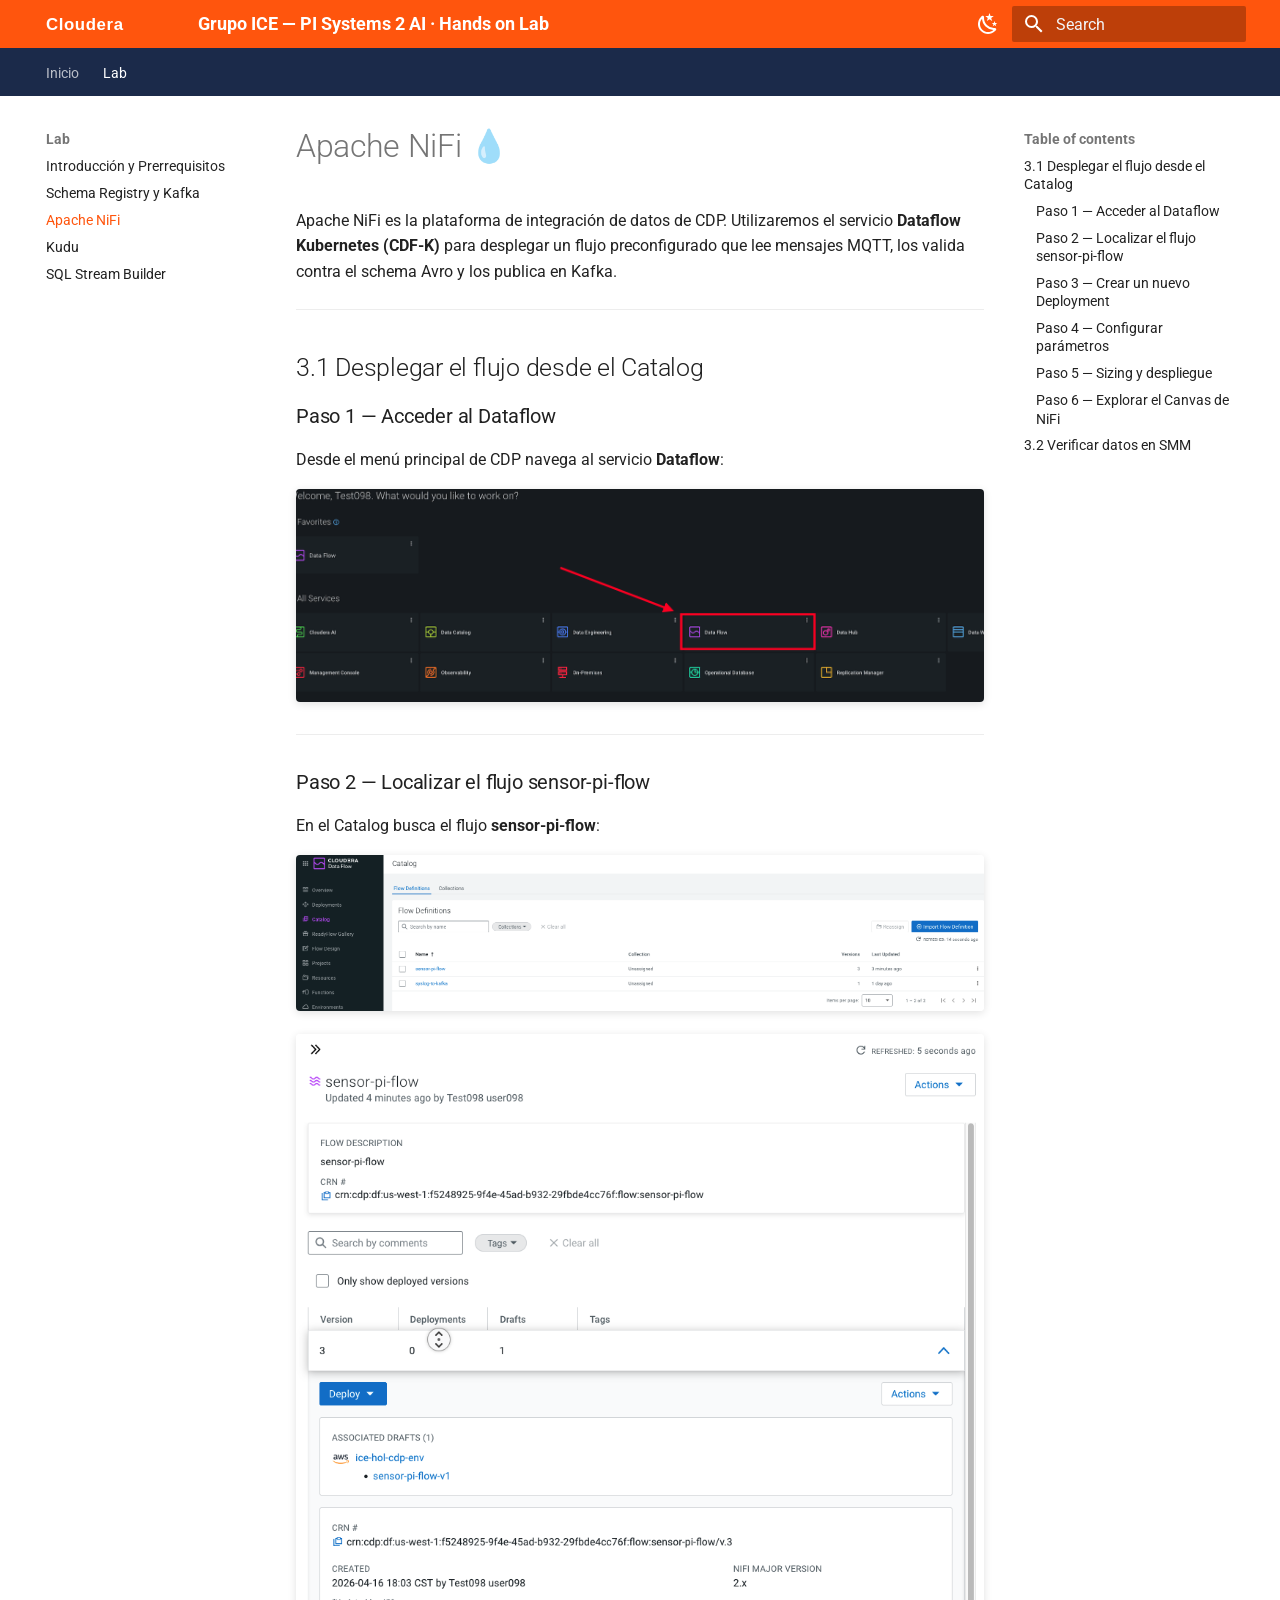
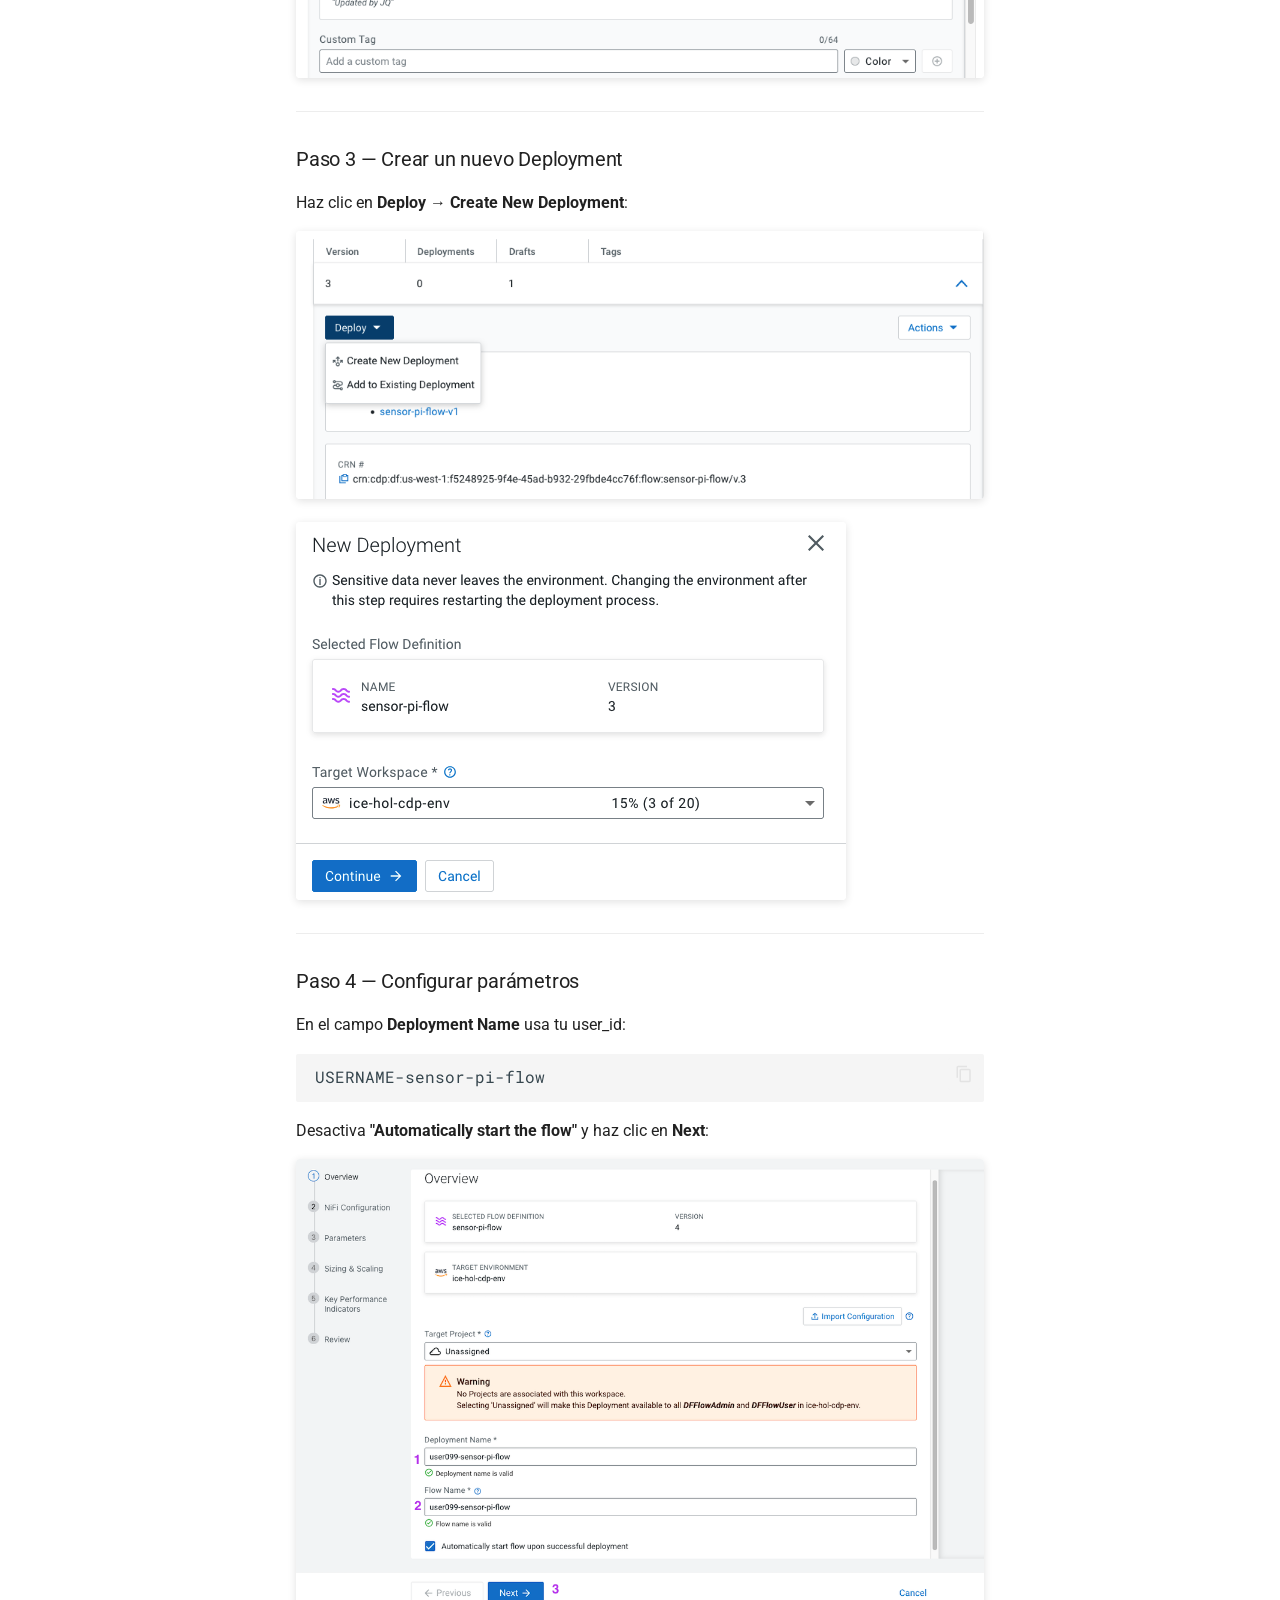
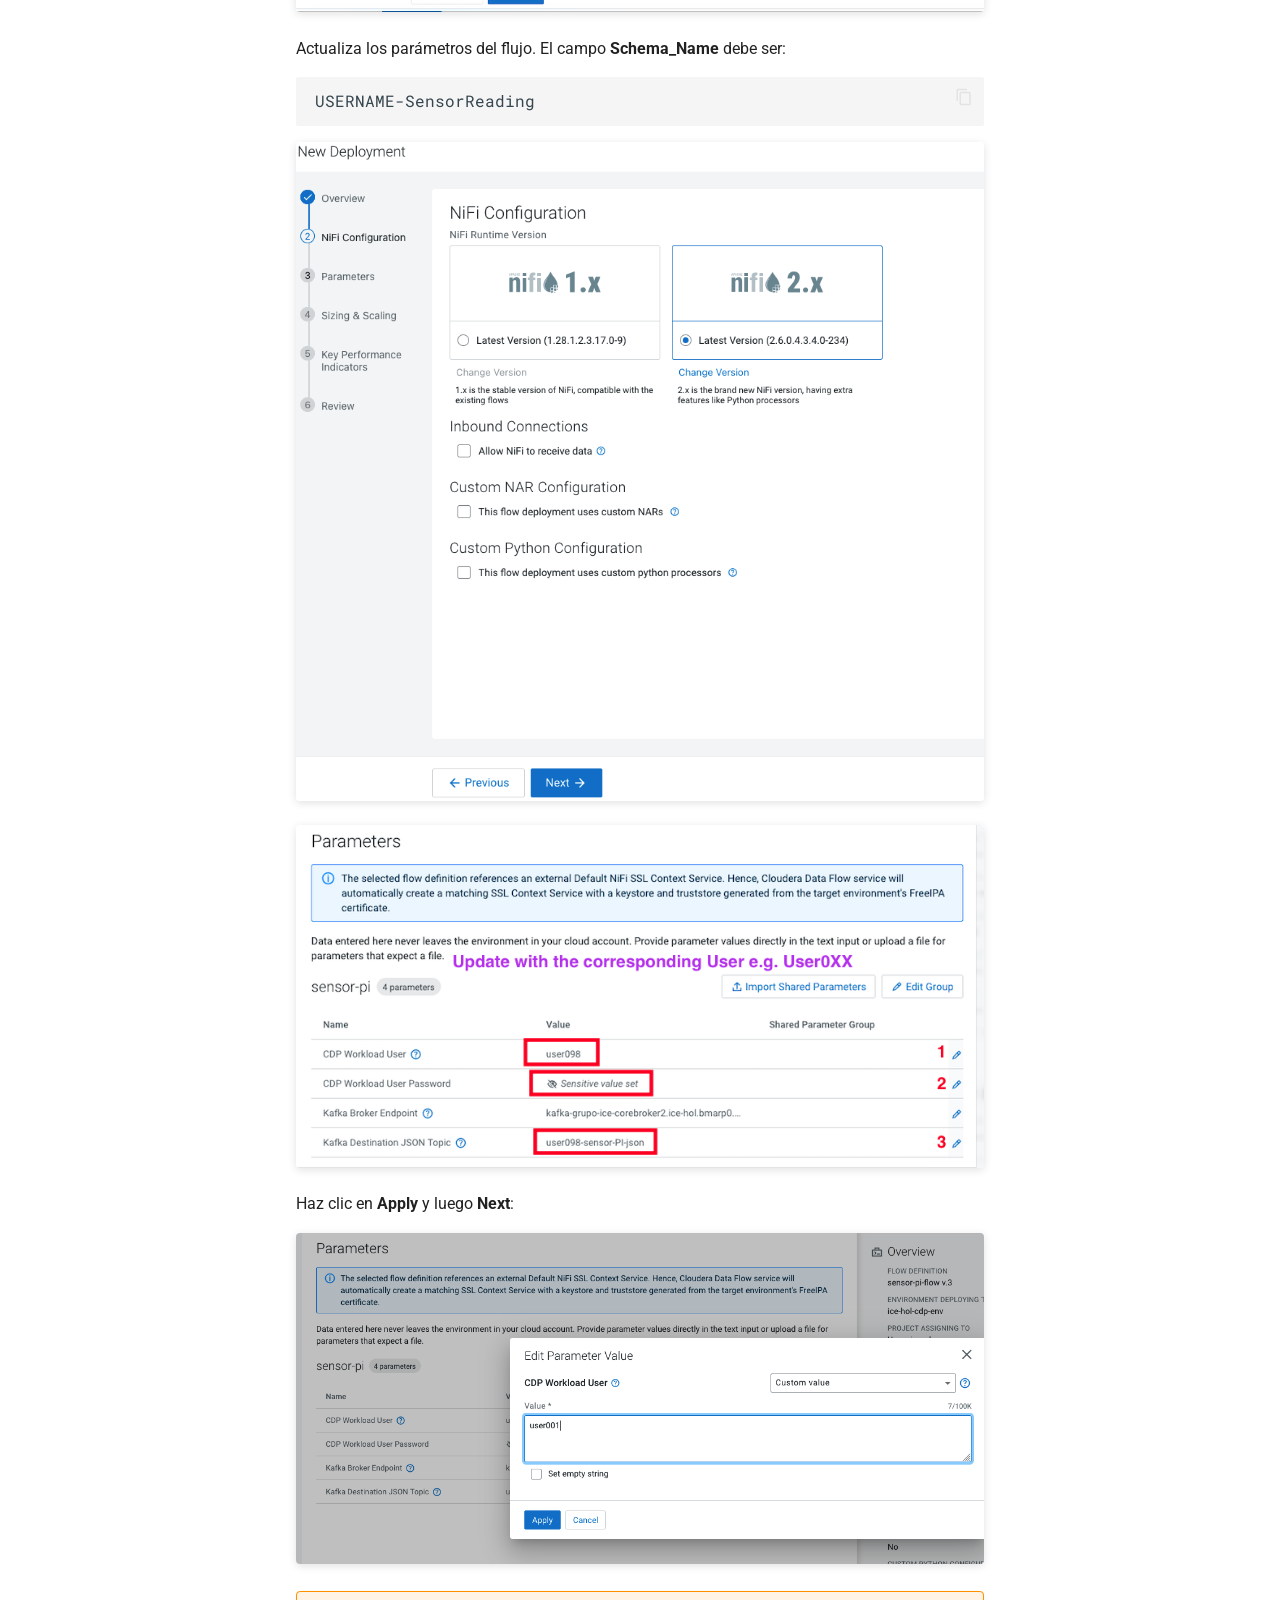
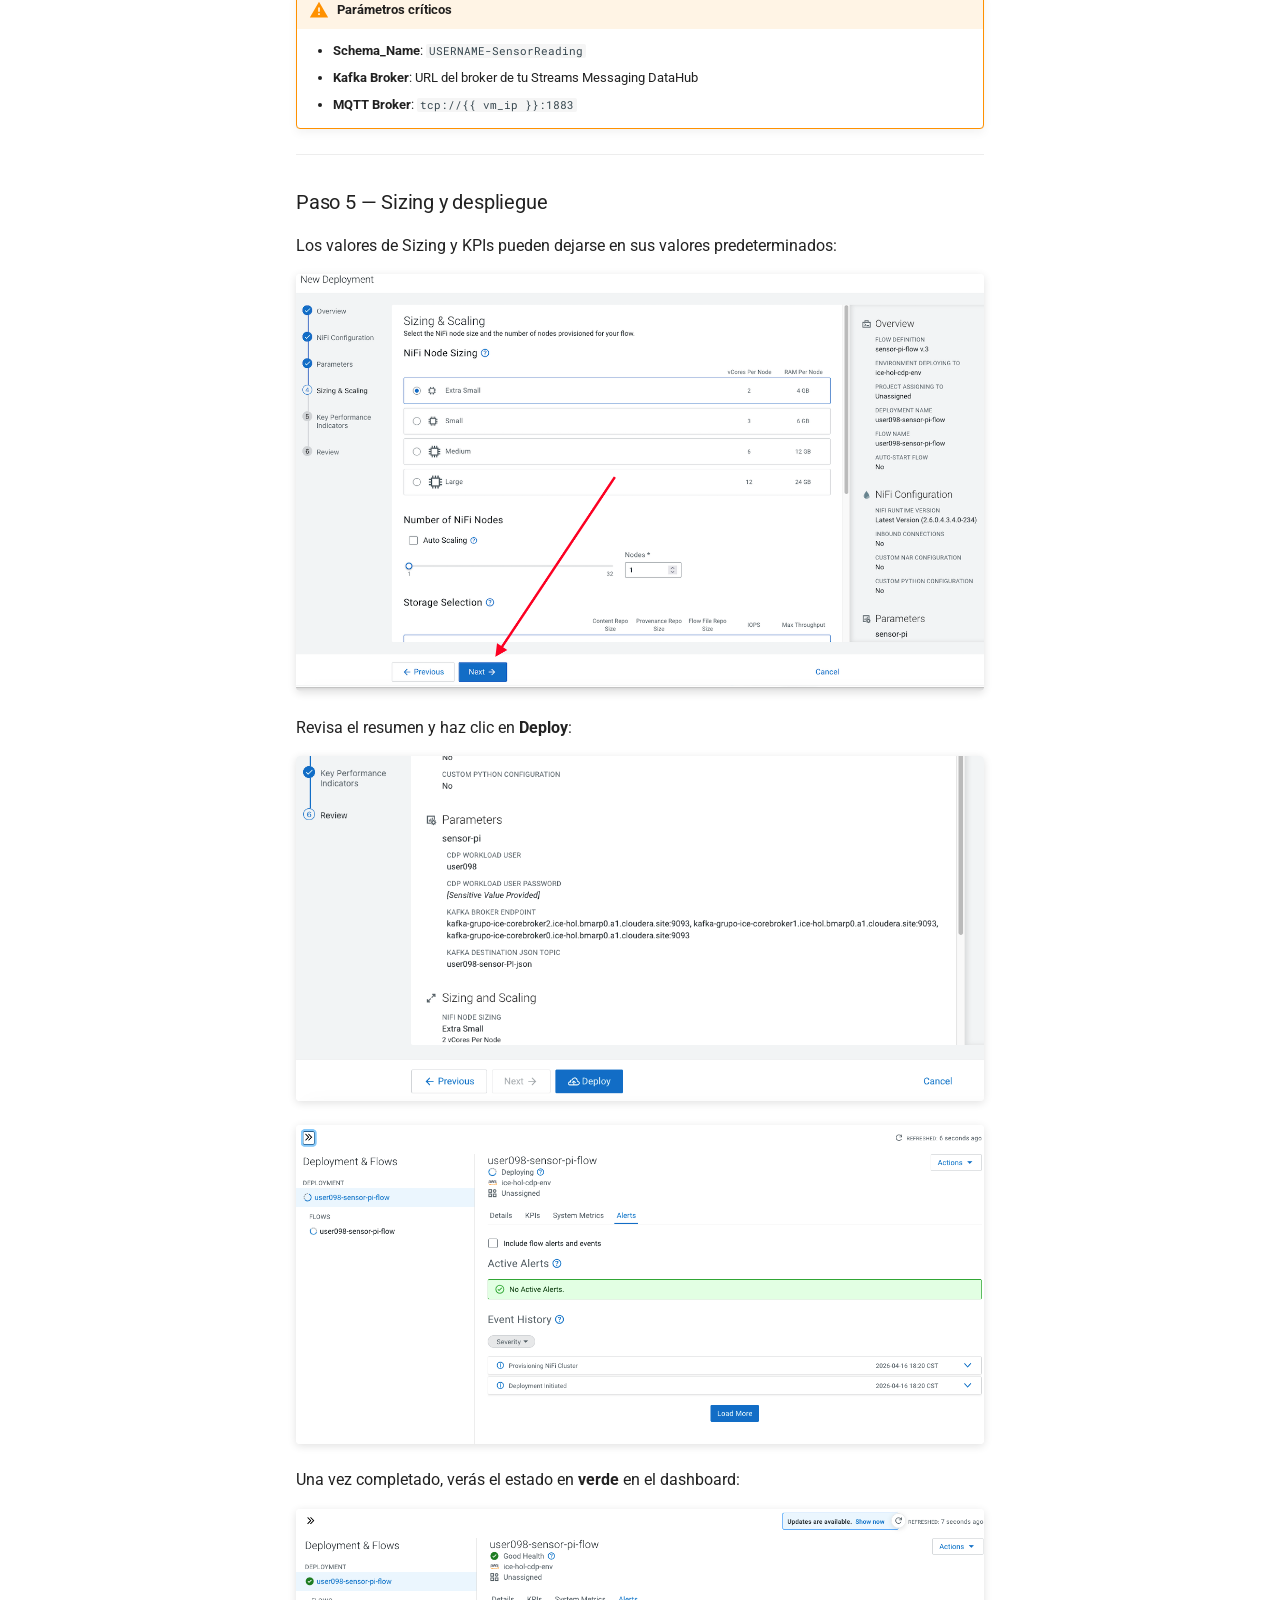
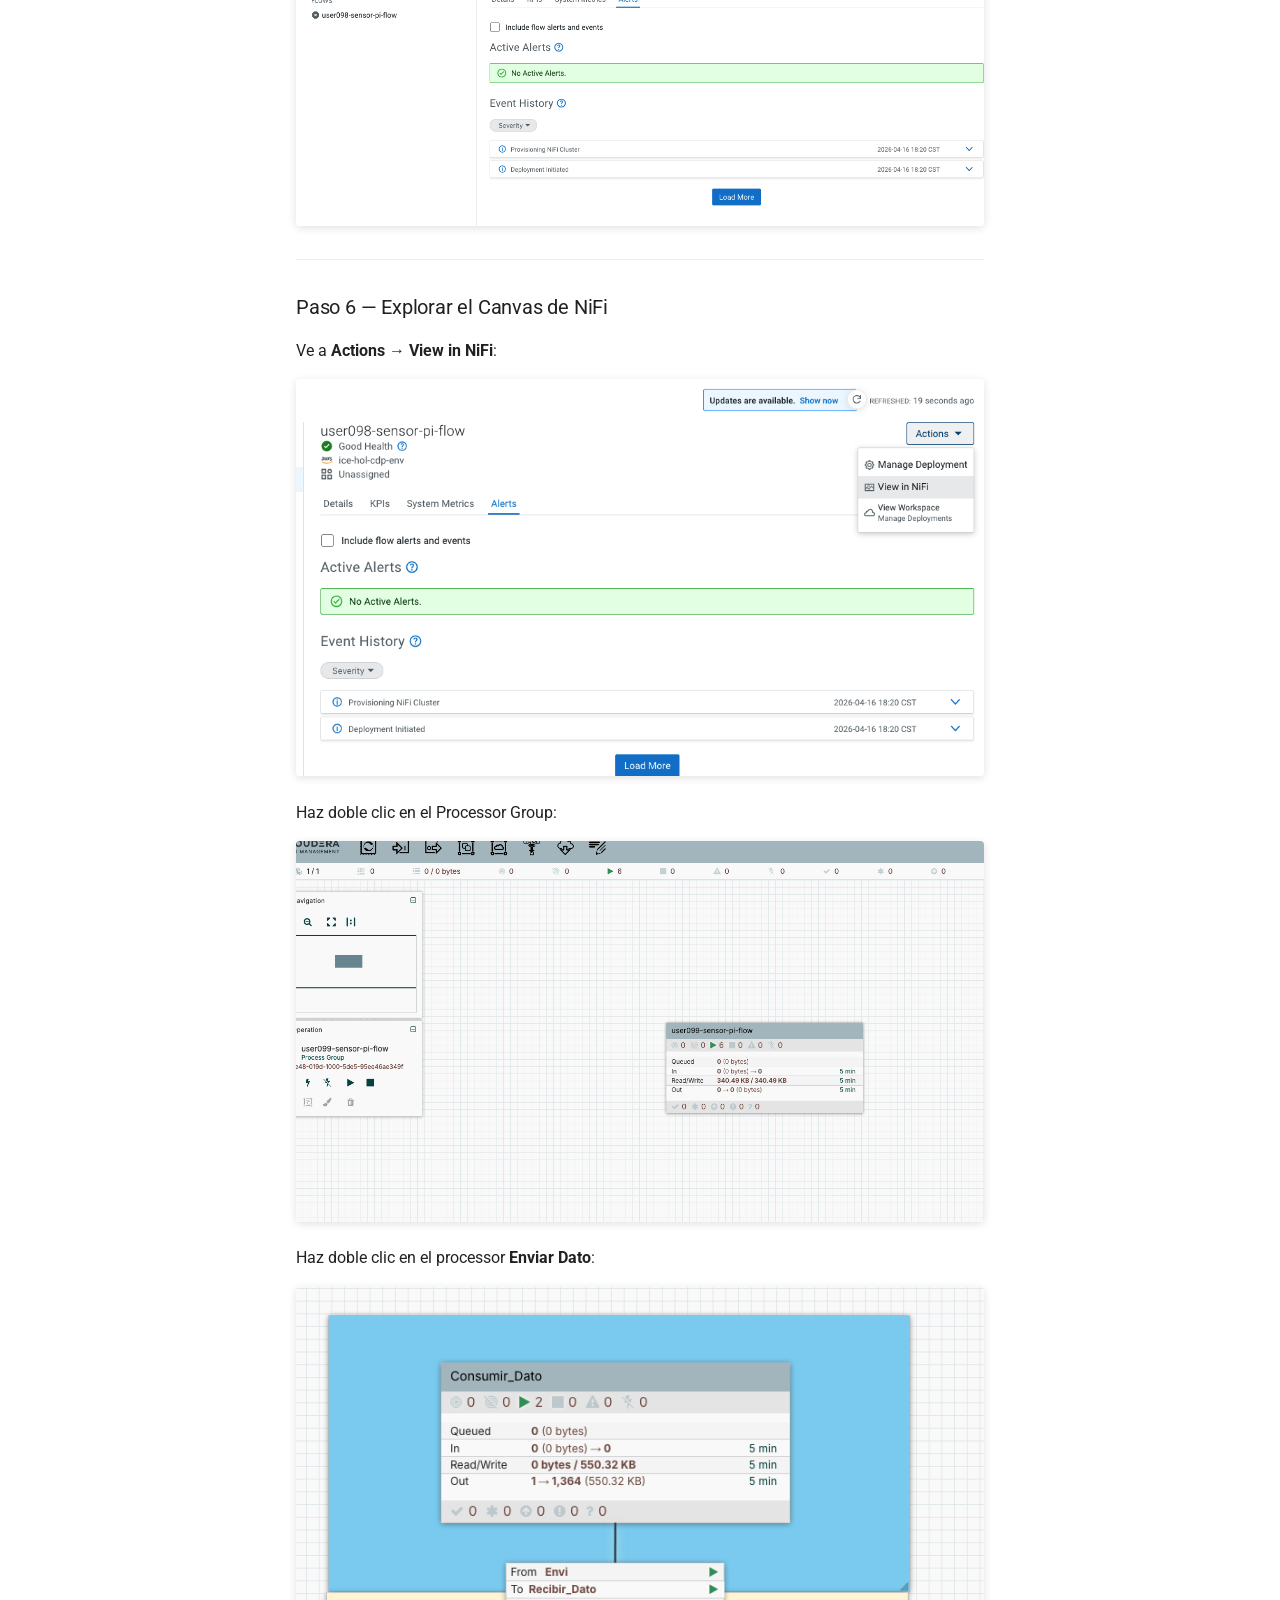
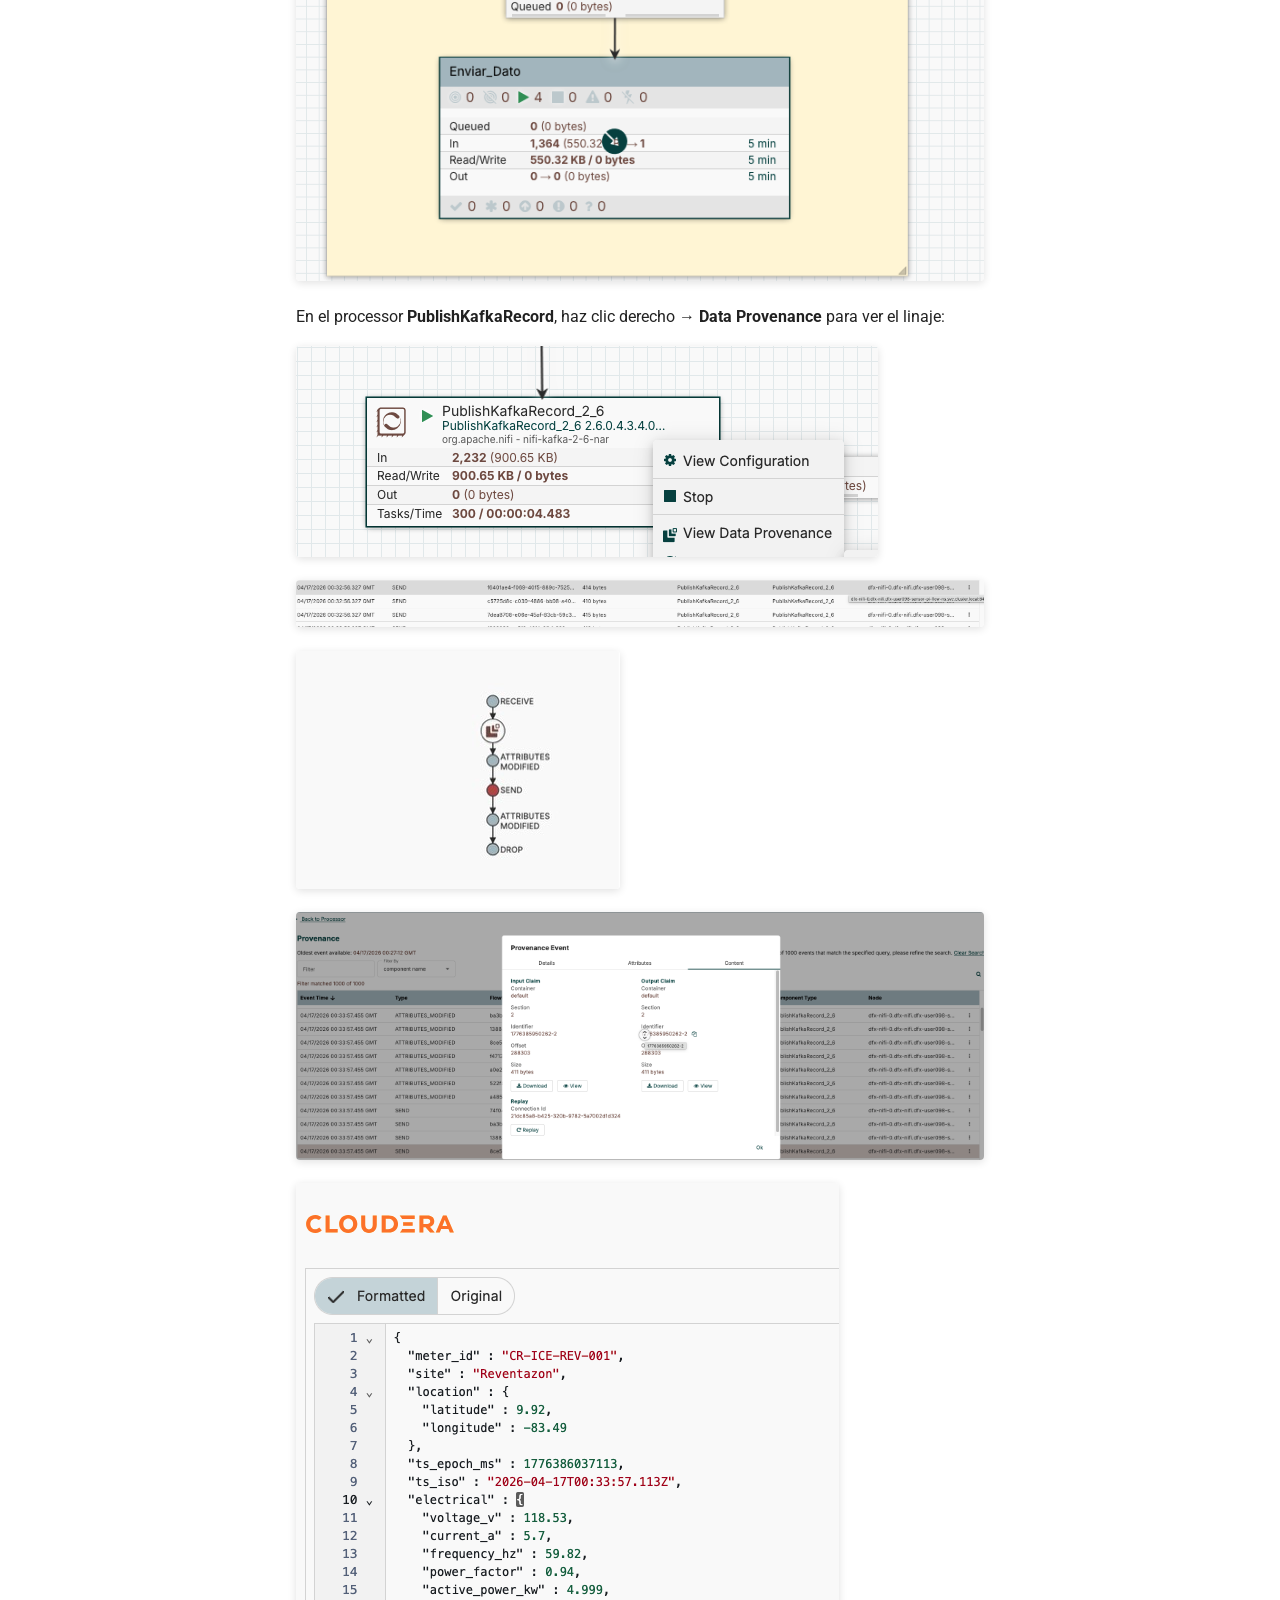
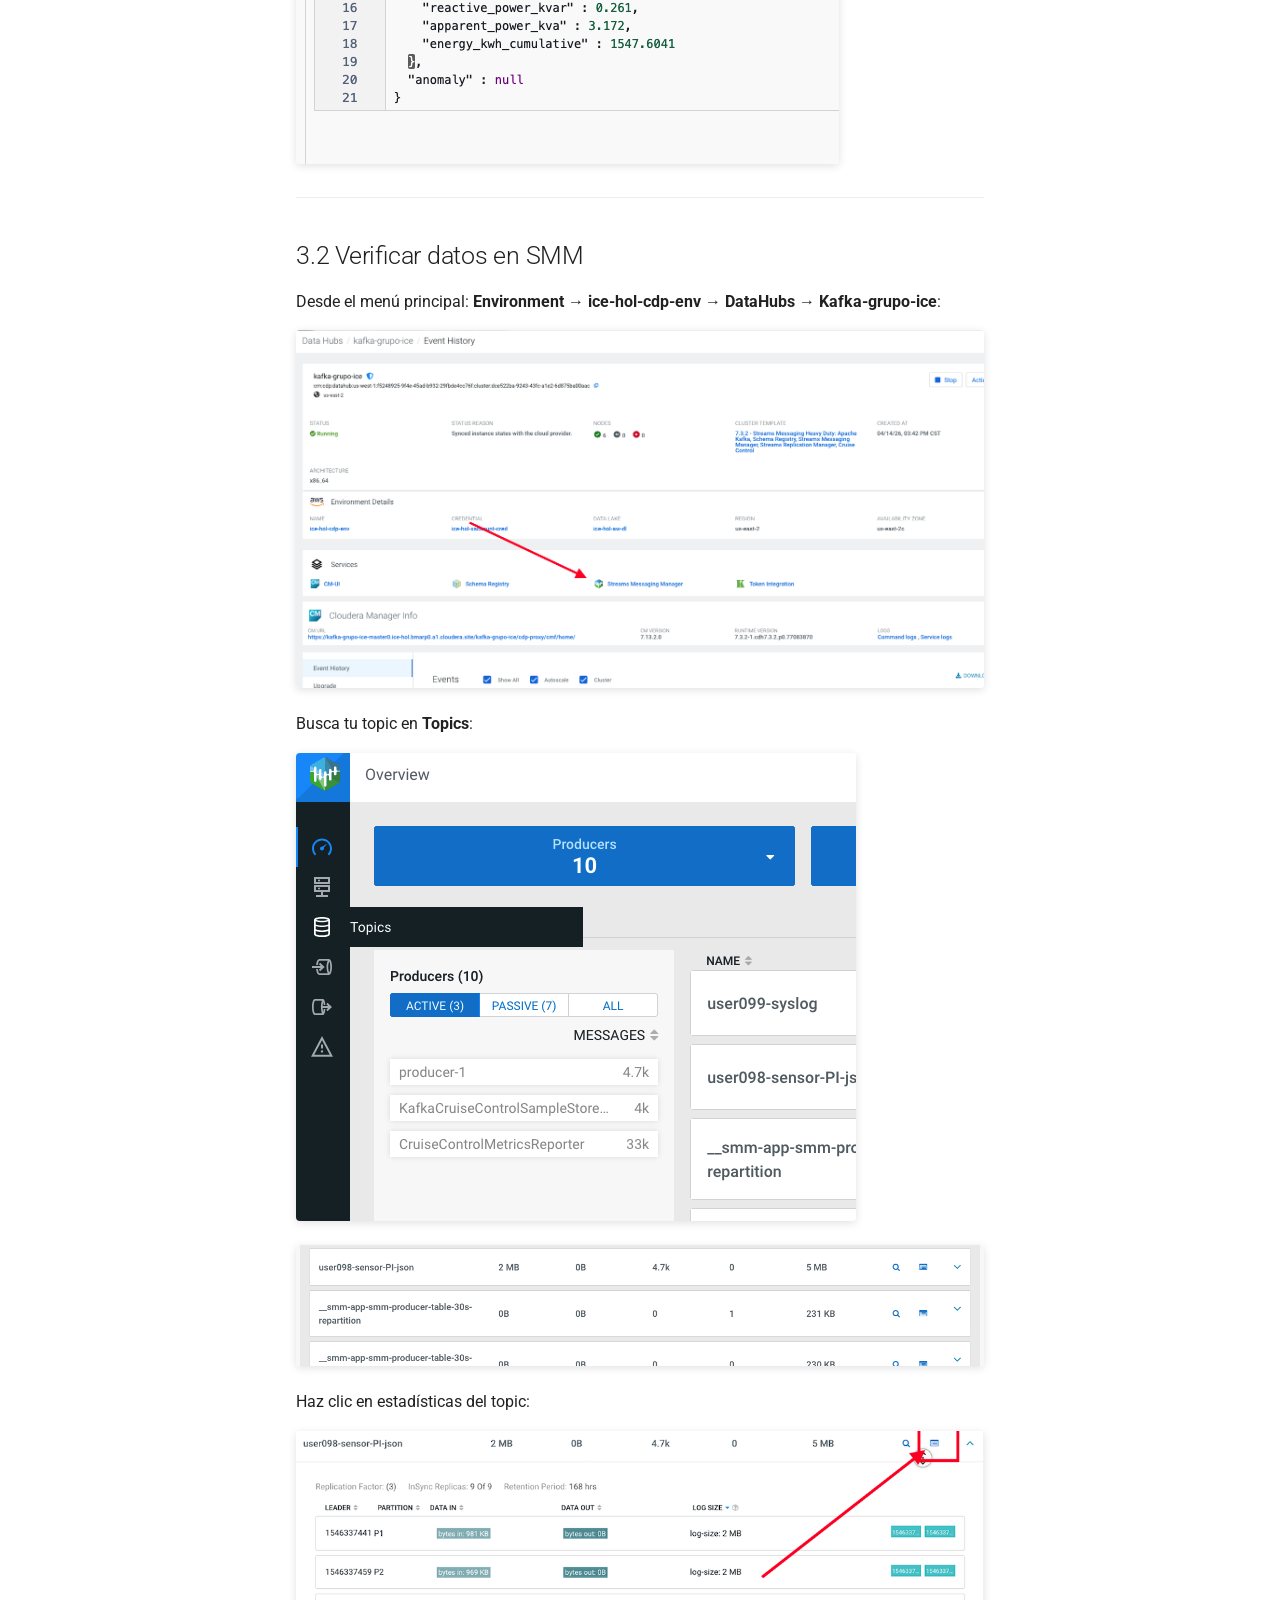
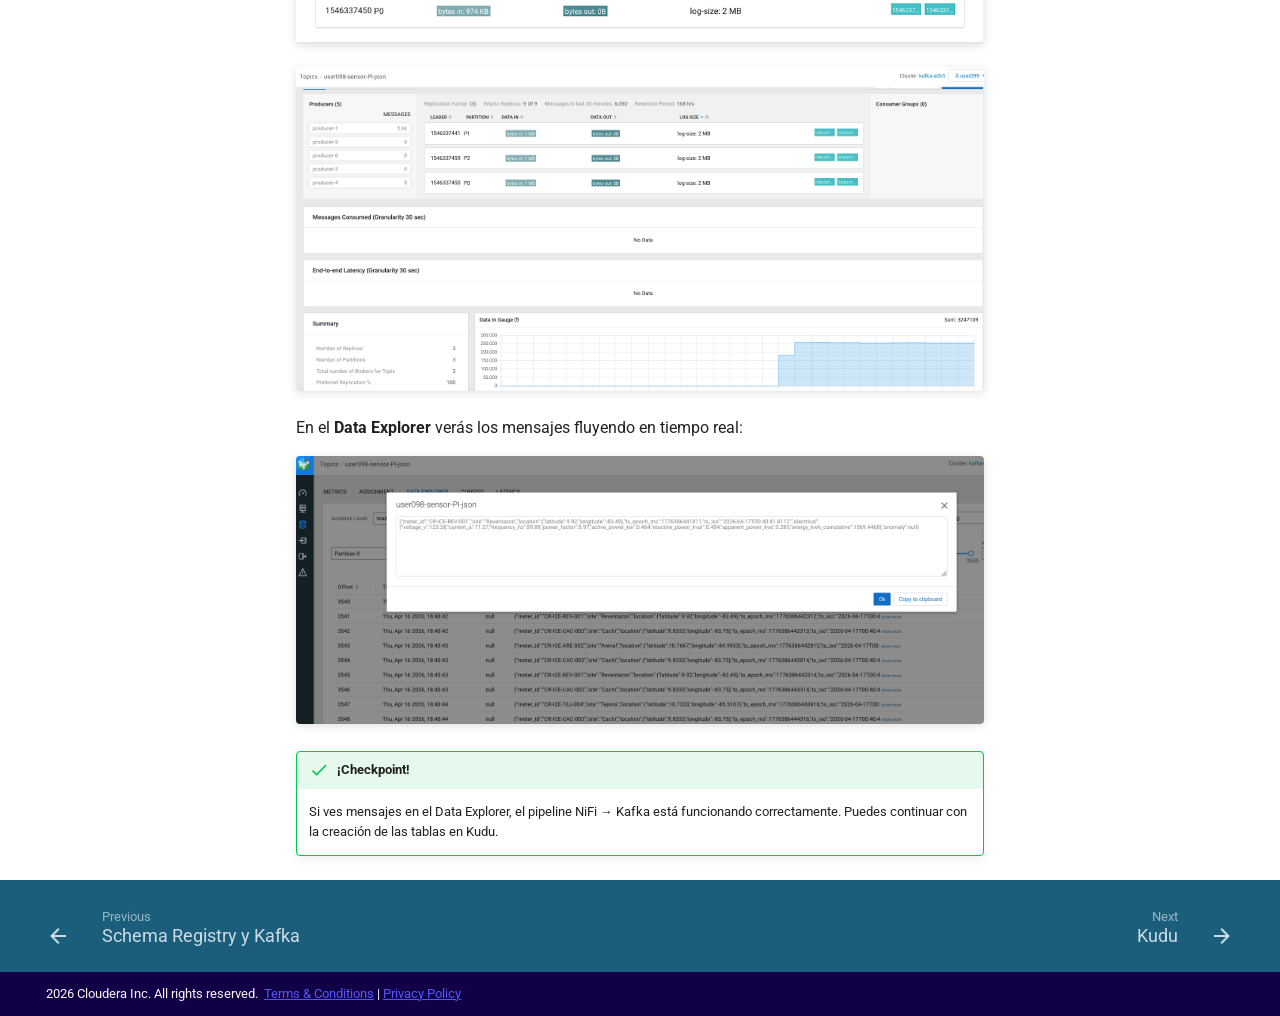
<file: labs/lab1/nifi.html>
<!DOCTYPE html><html lang="en" class="no-js"><head>
    
      <meta charset="utf-8">
      <meta name="viewport" content="width=device-width,initial-scale=1">
      
      
        <meta name="author" content="Javier Quiros, Cloudera Solution Engineering">
      
      
      
        <link rel="prev" href="schema-kafka.html">
      
      
        <link rel="next" href="kudu.html">
      
      
        
      
      
      <link rel="icon" href="../../assets/images/logos/favicon.ico">
      <meta name="generator" content="mkdocs-1.6.1, mkdocs-material-9.7.6">
    
    
      
        <title>Apache NiFi - Grupo ICE — PI Systems 2 AI · Hands on Lab</title>
      
    
    
      <link rel="stylesheet" href="../../assets/stylesheets/main.484c7ddc.min.css">
      
        
        <link rel="stylesheet" href="../../assets/stylesheets/palette.ab4e12ef.min.css">
      
      


    
    
      
    
    
      
        
        
        <link rel="preconnect" href="https://fonts.gstatic.com" crossorigin="">
        <link rel="stylesheet" href="https://fonts.googleapis.com/css?family=Roboto:300,300i,400,400i,700,700i%7CRoboto+Mono:400,400i,700,700i&amp;display=fallback">
        <style>:root{--md-text-font:"Roboto";--md-code-font:"Roboto Mono"}</style>
      
    
    
      <link rel="stylesheet" href="../../assets/stylesheets/extra.css">
    
    <script>__md_scope=new URL("../..",location),__md_hash=e=>[...e].reduce(((e,_)=>(e<<5)-e+_.charCodeAt(0)),0),__md_get=(e,_=localStorage,t=__md_scope)=>JSON.parse(_.getItem(t.pathname+"."+e)),__md_set=(e,_,t=localStorage,a=__md_scope)=>{try{t.setItem(a.pathname+"."+e,JSON.stringify(_))}catch(e){}}</script>
    
      

    
    
  <link href="../../assets/stylesheets/glightbox.min.css" rel="stylesheet"><script src="../../assets/javascripts/glightbox.min.js"></script><style id="glightbox-style">
            html.glightbox-open { overflow: initial; height: 100%; }
            .gslide-title { margin-top: 0px; user-select: text; }
            .gslide-desc { color: #666; user-select: text; }
            .gslide-image img { background: white; }
            .gscrollbar-fixer { padding-right: 15px; }
            .gdesc-inner { font-size: 0.75rem; }
            body[data-md-color-scheme="slate"] .gdesc-inner { background: var(--md-default-bg-color); }
            body[data-md-color-scheme="slate"] .gslide-title { color: var(--md-default-fg-color); }
            body[data-md-color-scheme="slate"] .gslide-desc { color: var(--md-default-fg-color); }
        </style></head>
  
  
    
    
      
    
    
    
    
    <body dir="ltr" data-md-color-scheme="default" data-md-color-primary="custom" data-md-color-accent="custom">
  
    
    <input class="md-toggle" data-md-toggle="drawer" type="checkbox" id="__drawer" autocomplete="off">
    <input class="md-toggle" data-md-toggle="search" type="checkbox" id="__search" autocomplete="off">
    <label class="md-overlay" for="__drawer"></label>
    <div data-md-component="skip">
      
        
        <a href="#apache-nifi" class="md-skip">
          Skip to content
        </a>
      
    </div>
    <div data-md-component="announce">
      
    </div>
    
    
      

<header class="md-header" data-md-component="header">
  <nav class="md-header__inner md-grid" aria-label="Header">
    <a href="../../index.html" title="Grupo ICE — PI Systems 2 AI · Hands on Lab" class="md-header__button md-logo" aria-label="Grupo ICE — PI Systems 2 AI · Hands on Lab" data-md-component="logo">
      
  <img src="../../assets/images/logos/cloudera-white.svg" alt="logo">

    </a>
    <label class="md-header__button md-icon" for="__drawer">
      
      <svg xmlns="http://www.w3.org/2000/svg" viewBox="0 0 24 24"><path d="M3 6h18v2H3zm0 5h18v2H3zm0 5h18v2H3z"></path></svg>
    </label>
    <div class="md-header__title" data-md-component="header-title">
      <div class="md-header__ellipsis">
        <div class="md-header__topic">
          <span class="md-ellipsis">
            Grupo ICE — PI Systems 2 AI · Hands on Lab
          </span>
        </div>
        <div class="md-header__topic" data-md-component="header-topic">
          <span class="md-ellipsis">
            
              Apache NiFi
            
          </span>
        </div>
      </div>
    </div>
    
      
        <form class="md-header__option" data-md-component="palette">
  
    
    
    
    <input class="md-option" data-md-color-media="" data-md-color-scheme="default" data-md-color-primary="custom" data-md-color-accent="custom" aria-label="Cambiar a modo oscuro" type="radio" name="__palette" id="__palette_0">
    
      <label class="md-header__button md-icon" title="Cambiar a modo oscuro" for="__palette_1" hidden="">
        <svg xmlns="http://www.w3.org/2000/svg" viewBox="0 0 24 24"><path d="m17.75 4.09-2.53 1.94.91 3.06-2.63-1.81-2.63 1.81.91-3.06-2.53-1.94L12.44 4l1.06-3 1.06 3zm3.5 6.91-1.64 1.25.59 1.98-1.7-1.17-1.7 1.17.59-1.98L15.75 11l2.06-.05L18.5 9l.69 1.95zm-2.28 4.95c.83-.08 1.72 1.1 1.19 1.85-.32.45-.66.87-1.08 1.27C15.17 23 8.84 23 4.94 19.07c-3.91-3.9-3.91-10.24 0-14.14.4-.4.82-.76 1.27-1.08.75-.53 1.93.36 1.85 1.19-.27 2.86.69 5.83 2.89 8.02a9.96 9.96 0 0 0 8.02 2.89m-1.64 2.02a12.08 12.08 0 0 1-7.8-3.47c-2.17-2.19-3.33-5-3.49-7.82-2.81 3.14-2.7 7.96.31 10.98 3.02 3.01 7.84 3.12 10.98.31"></path></svg>
      </label>
    
  
    
    
    
    <input class="md-option" data-md-color-media="" data-md-color-scheme="slate" data-md-color-primary="custom" data-md-color-accent="custom" aria-label="Cambiar a modo claro" type="radio" name="__palette" id="__palette_1">
    
      <label class="md-header__button md-icon" title="Cambiar a modo claro" for="__palette_0" hidden="">
        <svg xmlns="http://www.w3.org/2000/svg" viewBox="0 0 24 24"><path d="M12 7a5 5 0 0 1 5 5 5 5 0 0 1-5 5 5 5 0 0 1-5-5 5 5 0 0 1 5-5m0 2a3 3 0 0 0-3 3 3 3 0 0 0 3 3 3 3 0 0 0 3-3 3 3 0 0 0-3-3m0-7 2.39 3.42C13.65 5.15 12.84 5 12 5s-1.65.15-2.39.42zM3.34 7l4.16-.35A7.2 7.2 0 0 0 5.94 8.5c-.44.74-.69 1.5-.83 2.29zm.02 10 1.76-3.77a7.131 7.131 0 0 0 2.38 4.14zM20.65 7l-1.77 3.79a7.02 7.02 0 0 0-2.38-4.15zm-.01 10-4.14.36c.59-.51 1.12-1.14 1.54-1.86.42-.73.69-1.5.83-2.29zM12 22l-2.41-3.44c.74.27 1.55.44 2.41.44.82 0 1.63-.17 2.37-.44z"></path></svg>
      </label>
    
  
</form>
      
    
    
      <script>var palette=__md_get("__palette");if(palette&&palette.color){if("(prefers-color-scheme)"===palette.color.media){var media=matchMedia("(prefers-color-scheme: light)"),input=document.querySelector(media.matches?"[data-md-color-media='(prefers-color-scheme: light)']":"[data-md-color-media='(prefers-color-scheme: dark)']");palette.color.media=input.getAttribute("data-md-color-media"),palette.color.scheme=input.getAttribute("data-md-color-scheme"),palette.color.primary=input.getAttribute("data-md-color-primary"),palette.color.accent=input.getAttribute("data-md-color-accent")}for(var[key,value]of Object.entries(palette.color))document.body.setAttribute("data-md-color-"+key,value)}</script>
    
    
    
      
      
        <label class="md-header__button md-icon" for="__search">
          
          <svg xmlns="http://www.w3.org/2000/svg" viewBox="0 0 24 24"><path d="M9.5 3A6.5 6.5 0 0 1 16 9.5c0 1.61-.59 3.09-1.56 4.23l.27.27h.79l5 5-1.5 1.5-5-5v-.79l-.27-.27A6.52 6.52 0 0 1 9.5 16 6.5 6.5 0 0 1 3 9.5 6.5 6.5 0 0 1 9.5 3m0 2C7 5 5 7 5 9.5S7 14 9.5 14 14 12 14 9.5 12 5 9.5 5"></path></svg>
        </label>
        <div class="md-search" data-md-component="search" role="dialog">
  <label class="md-search__overlay" for="__search"></label>
  <div class="md-search__inner" role="search">
    <form class="md-search__form" name="search">
      <input type="text" class="md-search__input" name="query" aria-label="Search" placeholder="Search" autocapitalize="off" autocorrect="off" autocomplete="off" spellcheck="false" data-md-component="search-query" required="">
      <label class="md-search__icon md-icon" for="__search">
        
        <svg xmlns="http://www.w3.org/2000/svg" viewBox="0 0 24 24"><path d="M9.5 3A6.5 6.5 0 0 1 16 9.5c0 1.61-.59 3.09-1.56 4.23l.27.27h.79l5 5-1.5 1.5-5-5v-.79l-.27-.27A6.52 6.52 0 0 1 9.5 16 6.5 6.5 0 0 1 3 9.5 6.5 6.5 0 0 1 9.5 3m0 2C7 5 5 7 5 9.5S7 14 9.5 14 14 12 14 9.5 12 5 9.5 5"></path></svg>
        
        <svg xmlns="http://www.w3.org/2000/svg" viewBox="0 0 24 24"><path d="M20 11v2H8l5.5 5.5-1.42 1.42L4.16 12l7.92-7.92L13.5 5.5 8 11z"></path></svg>
      </label>
      <nav class="md-search__options" aria-label="Search">
        
        <button type="reset" class="md-search__icon md-icon" title="Clear" aria-label="Clear" tabindex="-1">
          
          <svg xmlns="http://www.w3.org/2000/svg" viewBox="0 0 24 24"><path d="M19 6.41 17.59 5 12 10.59 6.41 5 5 6.41 10.59 12 5 17.59 6.41 19 12 13.41 17.59 19 19 17.59 13.41 12z"></path></svg>
        </button>
      </nav>
      
        <div class="md-search__suggest" data-md-component="search-suggest"></div>
      
    </form>
    <div class="md-search__output">
      <div class="md-search__scrollwrap" tabindex="0" data-md-scrollfix="">
        <div class="md-search-result" data-md-component="search-result">
          <div class="md-search-result__meta">
            Initializing search
          </div>
          <ol class="md-search-result__list" role="presentation"></ol>
        </div>
      </div>
    </div>
  </div>
</div>
      
    
    
  </nav>
  
</header>
    
    <div class="md-container" data-md-component="container">
      
      
        
          
            
<nav class="md-tabs" aria-label="Tabs" data-md-component="tabs">
  <div class="md-grid">
    <ul class="md-tabs__list">
      
        
  
  
  
  
    <li class="md-tabs__item">
      <a href="../../index.html" class="md-tabs__link">
        
  
  
    
  
  Inicio

      </a>
    </li>
  

      
        
  
  
  
    
  
  
    
    
      <li class="md-tabs__item md-tabs__item--active">
        <a href="index.html" class="md-tabs__link">
          
  
  
  Lab

        </a>
      </li>
    
  

      
    </ul>
  </div>
</nav>
          
        
      
      <main class="md-main" data-md-component="main">
        <div class="md-main__inner md-grid">
          
            
              
              <div class="md-sidebar md-sidebar--primary" data-md-component="sidebar" data-md-type="navigation">
                <div class="md-sidebar__scrollwrap">
                  <div class="md-sidebar__inner">
                    


  


<nav class="md-nav md-nav--primary md-nav--lifted" aria-label="Navigation" data-md-level="0">
  <label class="md-nav__title" for="__drawer">
    <a href="../../index.html" title="Grupo ICE — PI Systems 2 AI · Hands on Lab" class="md-nav__button md-logo" aria-label="Grupo ICE — PI Systems 2 AI · Hands on Lab" data-md-component="logo">
      
  <img src="../../assets/images/logos/cloudera-white.svg" alt="logo">

    </a>
    Grupo ICE — PI Systems 2 AI · Hands on Lab
  </label>
  
  <ul class="md-nav__list" data-md-scrollfix="">
    
      
      
  
  
  
  
    <li class="md-nav__item">
      <a href="../../index.html" class="md-nav__link">
        
  
  
  <span class="md-ellipsis">
    
  
    Inicio
  

    
  </span>
  
  

      </a>
    </li>
  

    
      
      
  
  
    
  
  
  
    
    
    
    
      
        
        
      
      
    
    
    <li class="md-nav__item md-nav__item--active md-nav__item--section md-nav__item--nested">
      
        
        
        <input class="md-nav__toggle md-toggle " type="checkbox" id="__nav_2" checked="">
        
          
          <label class="md-nav__link" for="__nav_2" id="__nav_2_label" tabindex="">
            
  
  
  <span class="md-ellipsis">
    
  
    Lab
  

    
  </span>
  
  

            <span class="md-nav__icon md-icon"></span>
          </label>
        
        <nav class="md-nav" data-md-level="1" aria-labelledby="__nav_2_label" aria-expanded="true">
          <label class="md-nav__title" for="__nav_2">
            <span class="md-nav__icon md-icon"></span>
            
  
    Lab
  

          </label>
          <ul class="md-nav__list" data-md-scrollfix="">
            
              
                
  
  
  
  
    <li class="md-nav__item">
      <a href="index.html" class="md-nav__link">
        
  
  
  <span class="md-ellipsis">
    
  
    Introducción y Prerrequisitos
  

    
  </span>
  
  

      </a>
    </li>
  

              
            
              
                
  
  
  
  
    <li class="md-nav__item">
      <a href="schema-kafka.html" class="md-nav__link">
        
  
  
  <span class="md-ellipsis">
    
  
    Schema Registry y Kafka
  

    
  </span>
  
  

      </a>
    </li>
  

              
            
              
                
  
  
    
  
  
  
    <li class="md-nav__item md-nav__item--active">
      
      <input class="md-nav__toggle md-toggle" type="checkbox" id="__toc">
      
      
        
      
      
        <label class="md-nav__link md-nav__link--active" for="__toc">
          
  
  
  <span class="md-ellipsis">
    
  
    Apache NiFi
  

    
  </span>
  
  

          <span class="md-nav__icon md-icon"></span>
        </label>
      
      <a href="nifi.html" class="md-nav__link md-nav__link--active">
        
  
  
  <span class="md-ellipsis">
    
  
    Apache NiFi
  

    
  </span>
  
  

      </a>
      
        

<nav class="md-nav md-nav--secondary" aria-label="Table of contents">
  
  
  
    
  
  
    <label class="md-nav__title" for="__toc">
      <span class="md-nav__icon md-icon"></span>
      Table of contents
    </label>
    <ul class="md-nav__list" data-md-component="toc" data-md-scrollfix="">
      
        <li class="md-nav__item">
  <a href="#31-desplegar-el-flujo-desde-el-catalog" class="md-nav__link">
    <span class="md-ellipsis">
      
        3.1 Desplegar el flujo desde el Catalog
      
    </span>
  </a>
  
    <nav class="md-nav" aria-label="3.1 Desplegar el flujo desde el Catalog">
      <ul class="md-nav__list">
        
          <li class="md-nav__item">
  <a href="#paso-1-acceder-al-dataflow" class="md-nav__link">
    <span class="md-ellipsis">
      
        Paso 1 — Acceder al Dataflow
      
    </span>
  </a>
  
</li>
        
          <li class="md-nav__item">
  <a href="#paso-2-localizar-el-flujo-sensor-pi-flow" class="md-nav__link">
    <span class="md-ellipsis">
      
        Paso 2 — Localizar el flujo sensor-pi-flow
      
    </span>
  </a>
  
</li>
        
          <li class="md-nav__item">
  <a href="#paso-3-crear-un-nuevo-deployment" class="md-nav__link">
    <span class="md-ellipsis">
      
        Paso 3 — Crear un nuevo Deployment
      
    </span>
  </a>
  
</li>
        
          <li class="md-nav__item">
  <a href="#paso-4-configurar-parametros" class="md-nav__link">
    <span class="md-ellipsis">
      
        Paso 4 — Configurar parámetros
      
    </span>
  </a>
  
</li>
        
          <li class="md-nav__item">
  <a href="#paso-5-sizing-y-despliegue" class="md-nav__link">
    <span class="md-ellipsis">
      
        Paso 5 — Sizing y despliegue
      
    </span>
  </a>
  
</li>
        
          <li class="md-nav__item">
  <a href="#paso-6-explorar-el-canvas-de-nifi" class="md-nav__link">
    <span class="md-ellipsis">
      
        Paso 6 — Explorar el Canvas de NiFi
      
    </span>
  </a>
  
</li>
        
      </ul>
    </nav>
  
</li>
      
        <li class="md-nav__item">
  <a href="#32-verificar-datos-en-smm" class="md-nav__link">
    <span class="md-ellipsis">
      
        3.2 Verificar datos en SMM
      
    </span>
  </a>
  
</li>
      
    </ul>
  
</nav>
      
    </li>
  

              
            
              
                
  
  
  
  
    <li class="md-nav__item">
      <a href="kudu.html" class="md-nav__link">
        
  
  
  <span class="md-ellipsis">
    
  
    Kudu
  

    
  </span>
  
  

      </a>
    </li>
  

              
            
              
                
  
  
  
  
    <li class="md-nav__item">
      <a href="ssb.html" class="md-nav__link">
        
  
  
  <span class="md-ellipsis">
    
  
    SQL Stream Builder
  

    
  </span>
  
  

      </a>
    </li>
  

              
            
          </ul>
        </nav>
      
    </li>
  

    
  </ul>
</nav>
                  </div>
                </div>
              </div>
            
            
              
              <div class="md-sidebar md-sidebar--secondary" data-md-component="sidebar" data-md-type="toc">
                <div class="md-sidebar__scrollwrap">
                  <div class="md-sidebar__inner">
                    

<nav class="md-nav md-nav--secondary" aria-label="Table of contents">
  
  
  
    
  
  
    <label class="md-nav__title" for="__toc">
      <span class="md-nav__icon md-icon"></span>
      Table of contents
    </label>
    <ul class="md-nav__list" data-md-component="toc" data-md-scrollfix="">
      
        <li class="md-nav__item">
  <a href="#31-desplegar-el-flujo-desde-el-catalog" class="md-nav__link">
    <span class="md-ellipsis">
      
        3.1 Desplegar el flujo desde el Catalog
      
    </span>
  </a>
  
    <nav class="md-nav" aria-label="3.1 Desplegar el flujo desde el Catalog">
      <ul class="md-nav__list">
        
          <li class="md-nav__item">
  <a href="#paso-1-acceder-al-dataflow" class="md-nav__link">
    <span class="md-ellipsis">
      
        Paso 1 — Acceder al Dataflow
      
    </span>
  </a>
  
</li>
        
          <li class="md-nav__item">
  <a href="#paso-2-localizar-el-flujo-sensor-pi-flow" class="md-nav__link">
    <span class="md-ellipsis">
      
        Paso 2 — Localizar el flujo sensor-pi-flow
      
    </span>
  </a>
  
</li>
        
          <li class="md-nav__item">
  <a href="#paso-3-crear-un-nuevo-deployment" class="md-nav__link">
    <span class="md-ellipsis">
      
        Paso 3 — Crear un nuevo Deployment
      
    </span>
  </a>
  
</li>
        
          <li class="md-nav__item">
  <a href="#paso-4-configurar-parametros" class="md-nav__link">
    <span class="md-ellipsis">
      
        Paso 4 — Configurar parámetros
      
    </span>
  </a>
  
</li>
        
          <li class="md-nav__item">
  <a href="#paso-5-sizing-y-despliegue" class="md-nav__link">
    <span class="md-ellipsis">
      
        Paso 5 — Sizing y despliegue
      
    </span>
  </a>
  
</li>
        
          <li class="md-nav__item">
  <a href="#paso-6-explorar-el-canvas-de-nifi" class="md-nav__link">
    <span class="md-ellipsis">
      
        Paso 6 — Explorar el Canvas de NiFi
      
    </span>
  </a>
  
</li>
        
      </ul>
    </nav>
  
</li>
      
        <li class="md-nav__item">
  <a href="#32-verificar-datos-en-smm" class="md-nav__link">
    <span class="md-ellipsis">
      
        3.2 Verificar datos en SMM
      
    </span>
  </a>
  
</li>
      
    </ul>
  
</nav>
                  </div>
                </div>
              </div>
            
          
          
            <div class="md-content" data-md-component="content">
              
              <article class="md-content__inner md-typeset">
                
                  



<h1 id="apache-nifi">Apache NiFi 💧</h1>
<p>Apache NiFi es la plataforma de integración de datos de CDP. Utilizaremos el servicio <strong>Dataflow Kubernetes (CDF-K)</strong> para desplegar un flujo preconfigurado que lee mensajes MQTT, los valida contra el schema Avro y los publica en Kafka.</p>
<hr>
<h2 id="31-desplegar-el-flujo-desde-el-catalog">3.1 Desplegar el flujo desde el Catalog</h2>
<h3 id="paso-1-acceder-al-dataflow">Paso 1 — Acceder al Dataflow</h3>
<p>Desde el menú principal de CDP navega al servicio <strong>Dataflow</strong>:</p>
<p><a class="glightbox" data-type="image" data-width="auto" data-height="auto" href="../../assets/images/lab_images/lab1/image13.png" data-desc-position="bottom"><img alt="Dataflow" src="../../assets/images/lab_images/lab1/image13.png"></a></p>
<hr>
<h3 id="paso-2-localizar-el-flujo-sensor-pi-flow">Paso 2 — Localizar el flujo sensor-pi-flow</h3>
<p>En el Catalog busca el flujo <strong>sensor-pi-flow</strong>:</p>
<p><a class="glightbox" data-type="image" data-width="auto" data-height="auto" href="../../assets/images/lab_images/lab1/image15.png" data-desc-position="bottom"><img alt="Catalog" src="../../assets/images/lab_images/lab1/image15.png"></a></p>
<p><a class="glightbox" data-type="image" data-width="auto" data-height="auto" href="../../assets/images/lab_images/lab1/image66.png" data-desc-position="bottom"><img alt="Flow Detail" src="../../assets/images/lab_images/lab1/image66.png"></a></p>
<hr>
<h3 id="paso-3-crear-un-nuevo-deployment">Paso 3 — Crear un nuevo Deployment</h3>
<p>Haz clic en <strong>Deploy</strong> → <strong>Create New Deployment</strong>:</p>
<p><a class="glightbox" data-type="image" data-width="auto" data-height="auto" href="../../assets/images/lab_images/lab1/image25.png" data-desc-position="bottom"><img alt="Deploy Button" src="../../assets/images/lab_images/lab1/image25.png"></a></p>
<p><a class="glightbox" data-type="image" data-width="auto" data-height="auto" href="../../assets/images/lab_images/lab1/image49.png" data-desc-position="bottom"><img alt="Deployment Config" src="../../assets/images/lab_images/lab1/image49.png"></a></p>
<hr>
<h3 id="paso-4-configurar-parametros">Paso 4 — Configurar parámetros</h3>
<p>En el campo <strong>Deployment Name</strong> usa tu user_id:</p>
<div class="language-text highlight"><pre><span></span><code><span id="__span-0-1"><a id="__codelineno-0-1" name="__codelineno-0-1" href="#__codelineno-0-1"></a>USERNAME-sensor-pi-flow
</span></code></pre></div>
<p>Desactiva <strong>"Automatically start the flow"</strong> y haz clic en <strong>Next</strong>:</p>
<p><a class="glightbox" data-type="image" data-width="auto" data-height="auto" href="../../assets/images/lab_images/lab1/image33.png" data-desc-position="bottom"><img alt="Deployment Name" src="../../assets/images/lab_images/lab1/image33.png"></a></p>
<p>Actualiza los parámetros del flujo. El campo <strong>Schema_Name</strong> debe ser:</p>
<div class="language-text highlight"><pre><span></span><code><span id="__span-1-1"><a id="__codelineno-1-1" name="__codelineno-1-1" href="#__codelineno-1-1"></a>USERNAME-SensorReading
</span></code></pre></div>
<p><a class="glightbox" data-type="image" data-width="auto" data-height="auto" href="../../assets/images/lab_images/lab1/image59.png" data-desc-position="bottom"><img alt="Parameters" src="../../assets/images/lab_images/lab1/image59.png"></a></p>
<p><a class="glightbox" data-type="image" data-width="auto" data-height="auto" href="../../assets/images/lab_images/lab1/image60.png" data-desc-position="bottom"><img alt="Schema Name" src="../../assets/images/lab_images/lab1/image60.png"></a></p>
<p>Haz clic en <strong>Apply</strong> y luego <strong>Next</strong>:</p>
<p><a class="glightbox" data-type="image" data-width="auto" data-height="auto" href="../../assets/images/lab_images/lab1/image27.png" data-desc-position="bottom"><img alt="Apply Parameters" src="../../assets/images/lab_images/lab1/image27.png"></a></p>
<div class="admonition warning">
<p class="admonition-title">Parámetros críticos</p>
<ul>
<li><strong>Schema_Name</strong>: <code>USERNAME-SensorReading</code></li>
<li><strong>Kafka Broker</strong>: URL del broker de tu Streams Messaging DataHub</li>
<li><strong>MQTT Broker</strong>: <code>tcp://{{ vm_ip }}:1883</code></li>
</ul>
</div>
<hr>
<h3 id="paso-5-sizing-y-despliegue">Paso 5 — Sizing y despliegue</h3>
<p>Los valores de Sizing y KPIs pueden dejarse en sus valores predeterminados:</p>
<p><a class="glightbox" data-type="image" data-width="auto" data-height="auto" href="../../assets/images/lab_images/lab1/image28.png" data-desc-position="bottom"><img alt="Sizing" src="../../assets/images/lab_images/lab1/image28.png"></a></p>
<p>Revisa el resumen y haz clic en <strong>Deploy</strong>:</p>
<p><a class="glightbox" data-type="image" data-width="auto" data-height="auto" href="../../assets/images/lab_images/lab1/image50.png" data-desc-position="bottom"><img alt="Deploying" src="../../assets/images/lab_images/lab1/image50.png"></a></p>
<p><a class="glightbox" data-type="image" data-width="auto" data-height="auto" href="../../assets/images/lab_images/lab1/image26.png" data-desc-position="bottom"><img alt="Deploy Review" src="../../assets/images/lab_images/lab1/image26.png"></a></p>
<p>Una vez completado, verás el estado en <strong>verde</strong> en el dashboard:</p>
<p><a class="glightbox" data-type="image" data-width="auto" data-height="auto" href="../../assets/images/lab_images/lab1/image14.png" data-desc-position="bottom"><img alt="Green Status" src="../../assets/images/lab_images/lab1/image14.png"></a></p>
<hr>
<h3 id="paso-6-explorar-el-canvas-de-nifi">Paso 6 — Explorar el Canvas de NiFi</h3>
<p>Ve a <strong>Actions</strong> → <strong>View in NiFi</strong>:</p>
<p><a class="glightbox" data-type="image" data-width="auto" data-height="auto" href="../../assets/images/lab_images/lab1/image58.png" data-desc-position="bottom"><img alt="View in NiFi" src="../../assets/images/lab_images/lab1/image58.png"></a></p>
<p>Haz doble clic en el Processor Group:</p>
<p><a class="glightbox" data-type="image" data-width="auto" data-height="auto" href="../../assets/images/lab_images/lab1/image65.png" data-desc-position="bottom"><img alt="Processor Group" src="../../assets/images/lab_images/lab1/image65.png"></a></p>
<p>Haz doble clic en el processor <strong>Enviar Dato</strong>:</p>
<p><a class="glightbox" data-type="image" data-width="auto" data-height="auto" href="../../assets/images/lab_images/lab1/image11.png" data-desc-position="bottom"><img alt="Enviar Dato" src="../../assets/images/lab_images/lab1/image11.png"></a></p>
<p>En el processor <strong>PublishKafkaRecord</strong>, haz clic derecho → <strong>Data Provenance</strong> para ver el linaje:</p>
<p><a class="glightbox" data-type="image" data-width="auto" data-height="auto" href="../../assets/images/lab_images/lab1/image12.png" data-desc-position="bottom"><img alt="Data Provenance" src="../../assets/images/lab_images/lab1/image12.png"></a></p>
<p><a class="glightbox" data-type="image" data-width="auto" data-height="auto" href="../../assets/images/lab_images/lab1/image52.png" data-desc-position="bottom"><img alt="Provenance Line" src="../../assets/images/lab_images/lab1/image52.png"></a></p>
<p><a class="glightbox" data-type="image" data-width="auto" data-height="auto" href="../../assets/images/lab_images/lab1/image23.jpg" data-desc-position="bottom"><img alt="Record Detail" src="../../assets/images/lab_images/lab1/image23.jpg"></a></p>
<p><a class="glightbox" data-type="image" data-width="auto" data-height="auto" href="../../assets/images/lab_images/lab1/image32.png" data-desc-position="bottom"><img alt="Record Structure" src="../../assets/images/lab_images/lab1/image32.png"></a></p>
<p><a class="glightbox" data-type="image" data-width="auto" data-height="auto" href="../../assets/images/lab_images/lab1/image45.png" data-desc-position="bottom"><img alt="Lineage" src="../../assets/images/lab_images/lab1/image45.png"></a></p>
<hr>
<h2 id="32-verificar-datos-en-smm">3.2 Verificar datos en SMM</h2>
<p>Desde el menú principal: <strong>Environment</strong> → <strong>ice-hol-cdp-env</strong> → <strong>DataHubs</strong> → <strong>Kafka-grupo-ice</strong>:</p>
<p><a class="glightbox" data-type="image" data-width="auto" data-height="auto" href="../../assets/images/lab_images/lab1/image29.png" data-desc-position="bottom"><img alt="SMM Navigation" src="../../assets/images/lab_images/lab1/image29.png"></a></p>
<p>Busca tu topic en <strong>Topics</strong>:</p>
<p><a class="glightbox" data-type="image" data-width="auto" data-height="auto" href="../../assets/images/lab_images/lab1/image9.png" data-desc-position="bottom"><img alt="Topics List" src="../../assets/images/lab_images/lab1/image9.png"></a></p>
<p><a class="glightbox" data-type="image" data-width="auto" data-height="auto" href="../../assets/images/lab_images/lab1/image57.png" data-desc-position="bottom"><img alt="Topic Icon" src="../../assets/images/lab_images/lab1/image57.png"></a></p>
<p>Haz clic en estadísticas del topic:</p>
<p><a class="glightbox" data-type="image" data-width="auto" data-height="auto" href="../../assets/images/lab_images/lab1/image41.png" data-desc-position="bottom"><img alt="Throughput" src="../../assets/images/lab_images/lab1/image41.png"></a></p>
<p><a class="glightbox" data-type="image" data-width="auto" data-height="auto" href="../../assets/images/lab_images/lab1/image64.png" data-desc-position="bottom"><img alt="Metrics" src="../../assets/images/lab_images/lab1/image64.png"></a></p>
<p>En el <strong>Data Explorer</strong> verás los mensajes fluyendo en tiempo real:</p>
<p><a class="glightbox" data-type="image" data-width="auto" data-height="auto" href="../../assets/images/lab_images/lab1/image62.png" data-desc-position="bottom"><img alt="Data Explorer" src="../../assets/images/lab_images/lab1/image62.png"></a></p>
<div class="admonition success">
<p class="admonition-title">¡Checkpoint!</p>
<p>Si ves mensajes en el Data Explorer, el pipeline NiFi → Kafka está funcionando correctamente. Puedes continuar con la creación de las tablas en Kudu.</p>
</div>












                
              </article>
            </div>
          
          
<script>var target=document.getElementById(location.hash.slice(1));target&&target.name&&(target.checked=target.name.startsWith("__tabbed_"))</script>
        </div>
        
          <button type="button" class="md-top md-icon" data-md-component="top" hidden="">
  
  <svg xmlns="http://www.w3.org/2000/svg" viewBox="0 0 24 24"><path d="M13 20h-2V8l-5.5 5.5-1.42-1.42L12 4.16l7.92 7.92-1.42 1.42L13 8z"></path></svg>
  Back to top
</button>
        
      </main>
      
        <footer class="md-footer">
  
    
      
      <nav class="md-footer__inner md-grid" aria-label="Footer">
        
          
          <a href="schema-kafka.html" class="md-footer__link md-footer__link--prev" aria-label="Previous: Schema Registry y Kafka">
            <div class="md-footer__button md-icon">
              
              <svg xmlns="http://www.w3.org/2000/svg" viewBox="0 0 24 24"><path d="M20 11v2H8l5.5 5.5-1.42 1.42L4.16 12l7.92-7.92L13.5 5.5 8 11z"></path></svg>
            </div>
            <div class="md-footer__title">
              <span class="md-footer__direction">
                Previous
              </span>
              <div class="md-ellipsis">
                Schema Registry y Kafka
              </div>
            </div>
          </a>
        
        
          
          <a href="kudu.html" class="md-footer__link md-footer__link--next" aria-label="Next: Kudu">
            <div class="md-footer__title">
              <span class="md-footer__direction">
                Next
              </span>
              <div class="md-ellipsis">
                Kudu
              </div>
            </div>
            <div class="md-footer__button md-icon">
              
              <svg xmlns="http://www.w3.org/2000/svg" viewBox="0 0 24 24"><path d="M4 11v2h12l-5.5 5.5 1.42 1.42L19.84 12l-7.92-7.92L10.5 5.5 16 11z"></path></svg>
            </div>
          </a>
        
      </nav>
    
  
  <div class="md-footer-meta md-typeset">
    <div class="md-footer-meta__inner md-grid">
      <div class="md-copyright">
  
    <div class="md-copyright__highlight">
      2026 Cloudera Inc. All rights reserved.&nbsp; <a href="https://www.cloudera.com/legal/terms-and-conditions.html" target="_blank">Terms &amp; Conditions</a> | <a href="https://www.cloudera.com/legal/policies.html" target="_blank">Privacy Policy</a>

    </div>
  
  
</div>
      
    </div>
  </div>
</footer>
      
    </div>
    <div class="md-dialog" data-md-component="dialog">
      <div class="md-dialog__inner md-typeset"></div>
    </div>
    
    
    
      
      
      <script id="__config" type="application/json">{"annotate": null, "base": "../..", "features": ["content.code.annotate", "content.code.copy", "navigation.footer", "navigation.top", "navigation.tabs", "search.highlight", "search.suggest"], "search": "../../assets/javascripts/workers/search.2c215733.min.js", "tags": null, "translations": {"clipboard.copied": "Copied to clipboard", "clipboard.copy": "Copy to clipboard", "search.result.more.one": "1 more on this page", "search.result.more.other": "# more on this page", "search.result.none": "No matching documents", "search.result.one": "1 matching document", "search.result.other": "# matching documents", "search.result.placeholder": "Type to start searching", "search.result.term.missing": "Missing", "select.version": "Select version"}, "version": null}</script>
    
    
      <script src="../../assets/javascripts/bundle.79ae519e.min.js"></script>
      
        <script src="../../assets/javascripts/username-replacer.js"></script>
      
    
  
<script id="init-glightbox">const lightbox = GLightbox({"touchNavigation": true, "loop": false, "zoomable": true, "draggable": true, "openEffect": "zoom", "closeEffect": "zoom", "slideEffect": "slide"});
document$.subscribe(()=>{ lightbox.reload(); });
</script></body></html>
</file>
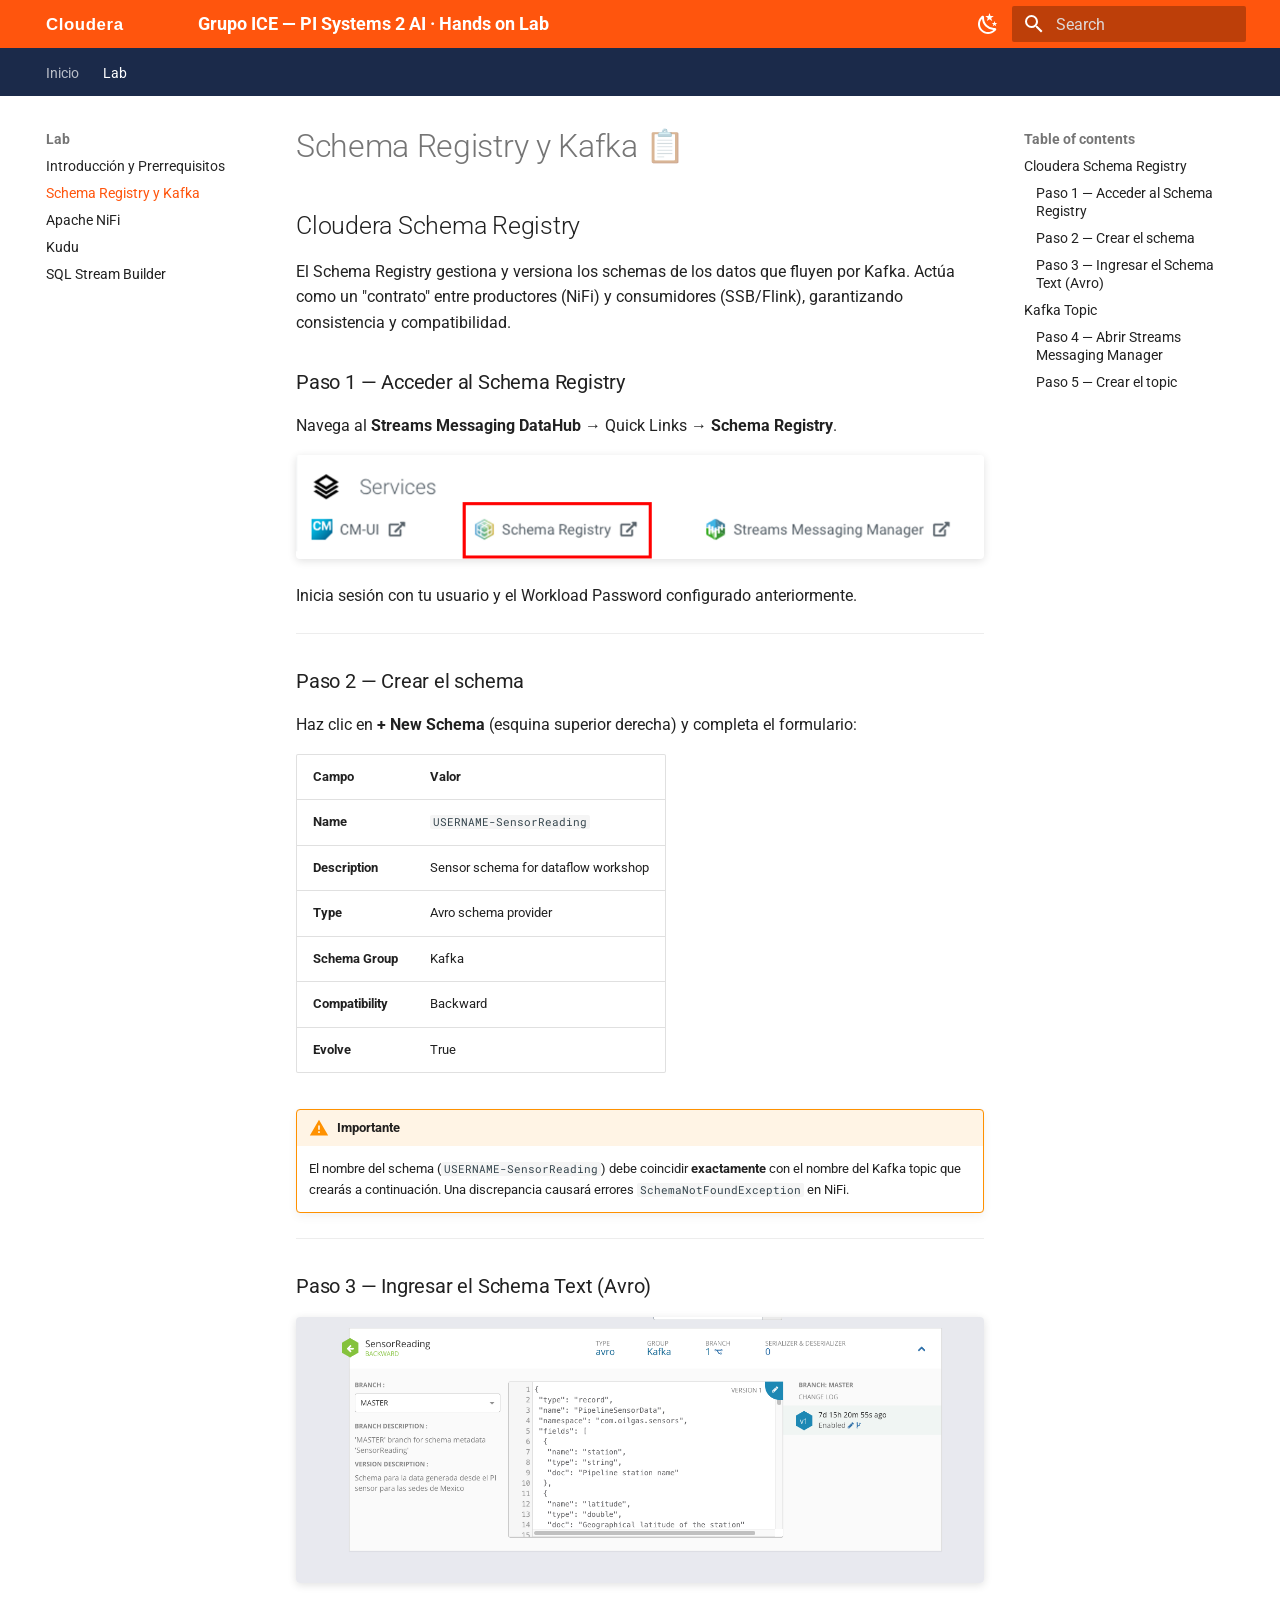
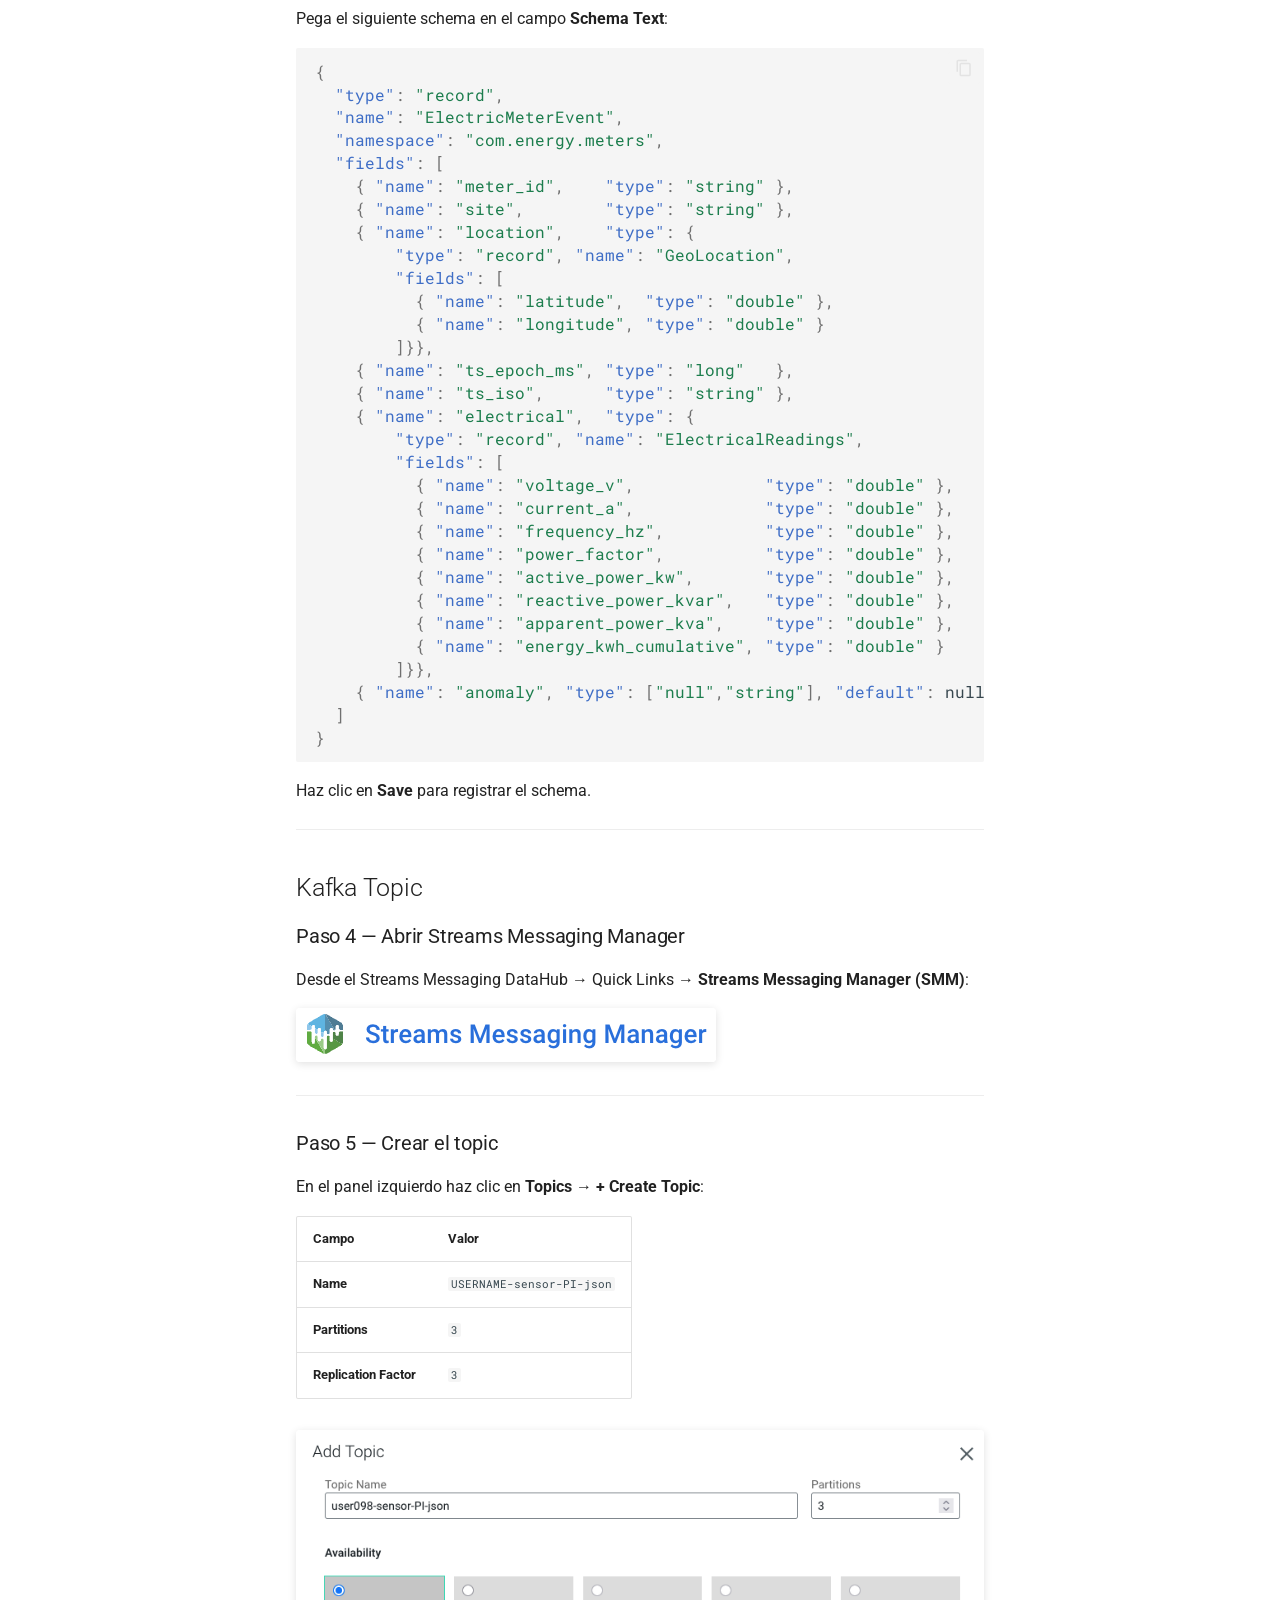
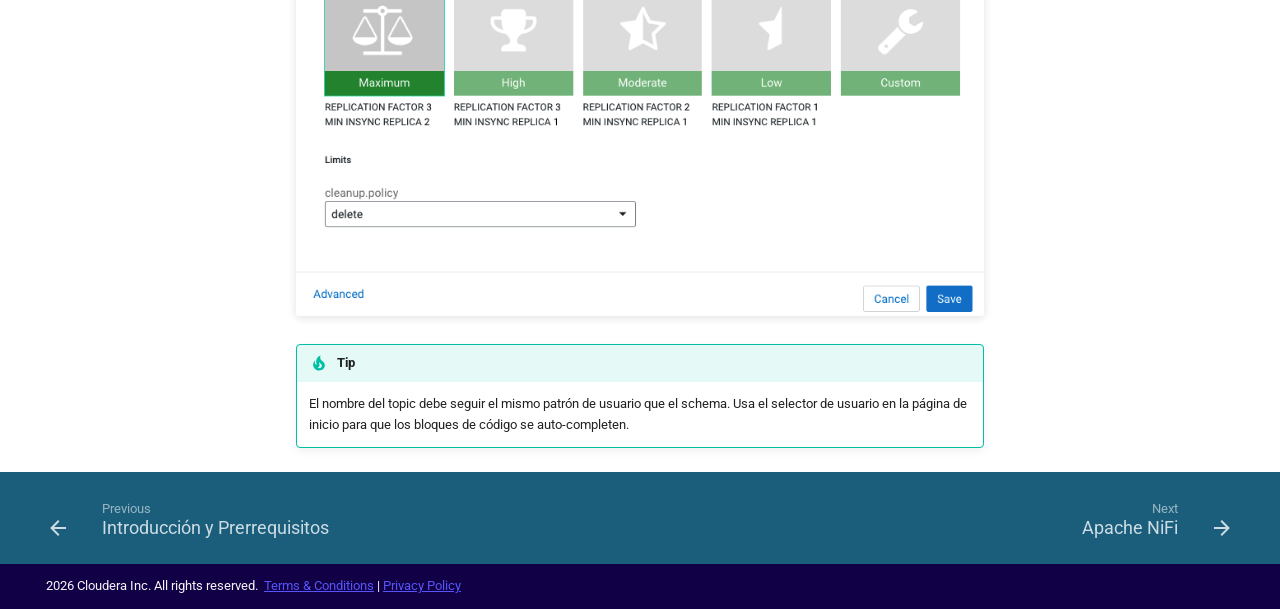
<file: labs/lab1/schema-kafka.html>
<!DOCTYPE html><html lang="en" class="no-js"><head>
    
      <meta charset="utf-8">
      <meta name="viewport" content="width=device-width,initial-scale=1">
      
      
        <meta name="author" content="Javier Quiros, Cloudera Solution Engineering">
      
      
      
        <link rel="prev" href="index.html">
      
      
        <link rel="next" href="nifi.html">
      
      
        
      
      
      <link rel="icon" href="../../assets/images/logos/favicon.ico">
      <meta name="generator" content="mkdocs-1.6.1, mkdocs-material-9.7.6">
    
    
      
        <title>Schema Registry y Kafka - Grupo ICE — PI Systems 2 AI · Hands on Lab</title>
      
    
    
      <link rel="stylesheet" href="../../assets/stylesheets/main.484c7ddc.min.css">
      
        
        <link rel="stylesheet" href="../../assets/stylesheets/palette.ab4e12ef.min.css">
      
      


    
    
      
    
    
      
        
        
        <link rel="preconnect" href="https://fonts.gstatic.com" crossorigin="">
        <link rel="stylesheet" href="https://fonts.googleapis.com/css?family=Roboto:300,300i,400,400i,700,700i%7CRoboto+Mono:400,400i,700,700i&amp;display=fallback">
        <style>:root{--md-text-font:"Roboto";--md-code-font:"Roboto Mono"}</style>
      
    
    
      <link rel="stylesheet" href="../../assets/stylesheets/extra.css">
    
    <script>__md_scope=new URL("../..",location),__md_hash=e=>[...e].reduce(((e,_)=>(e<<5)-e+_.charCodeAt(0)),0),__md_get=(e,_=localStorage,t=__md_scope)=>JSON.parse(_.getItem(t.pathname+"."+e)),__md_set=(e,_,t=localStorage,a=__md_scope)=>{try{t.setItem(a.pathname+"."+e,JSON.stringify(_))}catch(e){}}</script>
    
      

    
    
  <link href="../../assets/stylesheets/glightbox.min.css" rel="stylesheet"><script src="../../assets/javascripts/glightbox.min.js"></script><style id="glightbox-style">
            html.glightbox-open { overflow: initial; height: 100%; }
            .gslide-title { margin-top: 0px; user-select: text; }
            .gslide-desc { color: #666; user-select: text; }
            .gslide-image img { background: white; }
            .gscrollbar-fixer { padding-right: 15px; }
            .gdesc-inner { font-size: 0.75rem; }
            body[data-md-color-scheme="slate"] .gdesc-inner { background: var(--md-default-bg-color); }
            body[data-md-color-scheme="slate"] .gslide-title { color: var(--md-default-fg-color); }
            body[data-md-color-scheme="slate"] .gslide-desc { color: var(--md-default-fg-color); }
        </style></head>
  
  
    
    
      
    
    
    
    
    <body dir="ltr" data-md-color-scheme="default" data-md-color-primary="custom" data-md-color-accent="custom">
  
    
    <input class="md-toggle" data-md-toggle="drawer" type="checkbox" id="__drawer" autocomplete="off">
    <input class="md-toggle" data-md-toggle="search" type="checkbox" id="__search" autocomplete="off">
    <label class="md-overlay" for="__drawer"></label>
    <div data-md-component="skip">
      
        
        <a href="#schema-registry-y-kafka" class="md-skip">
          Skip to content
        </a>
      
    </div>
    <div data-md-component="announce">
      
    </div>
    
    
      

<header class="md-header" data-md-component="header">
  <nav class="md-header__inner md-grid" aria-label="Header">
    <a href="../../index.html" title="Grupo ICE — PI Systems 2 AI · Hands on Lab" class="md-header__button md-logo" aria-label="Grupo ICE — PI Systems 2 AI · Hands on Lab" data-md-component="logo">
      
  <img src="../../assets/images/logos/cloudera-white.svg" alt="logo">

    </a>
    <label class="md-header__button md-icon" for="__drawer">
      
      <svg xmlns="http://www.w3.org/2000/svg" viewBox="0 0 24 24"><path d="M3 6h18v2H3zm0 5h18v2H3zm0 5h18v2H3z"></path></svg>
    </label>
    <div class="md-header__title" data-md-component="header-title">
      <div class="md-header__ellipsis">
        <div class="md-header__topic">
          <span class="md-ellipsis">
            Grupo ICE — PI Systems 2 AI · Hands on Lab
          </span>
        </div>
        <div class="md-header__topic" data-md-component="header-topic">
          <span class="md-ellipsis">
            
              Schema Registry y Kafka
            
          </span>
        </div>
      </div>
    </div>
    
      
        <form class="md-header__option" data-md-component="palette">
  
    
    
    
    <input class="md-option" data-md-color-media="" data-md-color-scheme="default" data-md-color-primary="custom" data-md-color-accent="custom" aria-label="Cambiar a modo oscuro" type="radio" name="__palette" id="__palette_0">
    
      <label class="md-header__button md-icon" title="Cambiar a modo oscuro" for="__palette_1" hidden="">
        <svg xmlns="http://www.w3.org/2000/svg" viewBox="0 0 24 24"><path d="m17.75 4.09-2.53 1.94.91 3.06-2.63-1.81-2.63 1.81.91-3.06-2.53-1.94L12.44 4l1.06-3 1.06 3zm3.5 6.91-1.64 1.25.59 1.98-1.7-1.17-1.7 1.17.59-1.98L15.75 11l2.06-.05L18.5 9l.69 1.95zm-2.28 4.95c.83-.08 1.72 1.1 1.19 1.85-.32.45-.66.87-1.08 1.27C15.17 23 8.84 23 4.94 19.07c-3.91-3.9-3.91-10.24 0-14.14.4-.4.82-.76 1.27-1.08.75-.53 1.93.36 1.85 1.19-.27 2.86.69 5.83 2.89 8.02a9.96 9.96 0 0 0 8.02 2.89m-1.64 2.02a12.08 12.08 0 0 1-7.8-3.47c-2.17-2.19-3.33-5-3.49-7.82-2.81 3.14-2.7 7.96.31 10.98 3.02 3.01 7.84 3.12 10.98.31"></path></svg>
      </label>
    
  
    
    
    
    <input class="md-option" data-md-color-media="" data-md-color-scheme="slate" data-md-color-primary="custom" data-md-color-accent="custom" aria-label="Cambiar a modo claro" type="radio" name="__palette" id="__palette_1">
    
      <label class="md-header__button md-icon" title="Cambiar a modo claro" for="__palette_0" hidden="">
        <svg xmlns="http://www.w3.org/2000/svg" viewBox="0 0 24 24"><path d="M12 7a5 5 0 0 1 5 5 5 5 0 0 1-5 5 5 5 0 0 1-5-5 5 5 0 0 1 5-5m0 2a3 3 0 0 0-3 3 3 3 0 0 0 3 3 3 3 0 0 0 3-3 3 3 0 0 0-3-3m0-7 2.39 3.42C13.65 5.15 12.84 5 12 5s-1.65.15-2.39.42zM3.34 7l4.16-.35A7.2 7.2 0 0 0 5.94 8.5c-.44.74-.69 1.5-.83 2.29zm.02 10 1.76-3.77a7.131 7.131 0 0 0 2.38 4.14zM20.65 7l-1.77 3.79a7.02 7.02 0 0 0-2.38-4.15zm-.01 10-4.14.36c.59-.51 1.12-1.14 1.54-1.86.42-.73.69-1.5.83-2.29zM12 22l-2.41-3.44c.74.27 1.55.44 2.41.44.82 0 1.63-.17 2.37-.44z"></path></svg>
      </label>
    
  
</form>
      
    
    
      <script>var palette=__md_get("__palette");if(palette&&palette.color){if("(prefers-color-scheme)"===palette.color.media){var media=matchMedia("(prefers-color-scheme: light)"),input=document.querySelector(media.matches?"[data-md-color-media='(prefers-color-scheme: light)']":"[data-md-color-media='(prefers-color-scheme: dark)']");palette.color.media=input.getAttribute("data-md-color-media"),palette.color.scheme=input.getAttribute("data-md-color-scheme"),palette.color.primary=input.getAttribute("data-md-color-primary"),palette.color.accent=input.getAttribute("data-md-color-accent")}for(var[key,value]of Object.entries(palette.color))document.body.setAttribute("data-md-color-"+key,value)}</script>
    
    
    
      
      
        <label class="md-header__button md-icon" for="__search">
          
          <svg xmlns="http://www.w3.org/2000/svg" viewBox="0 0 24 24"><path d="M9.5 3A6.5 6.5 0 0 1 16 9.5c0 1.61-.59 3.09-1.56 4.23l.27.27h.79l5 5-1.5 1.5-5-5v-.79l-.27-.27A6.52 6.52 0 0 1 9.5 16 6.5 6.5 0 0 1 3 9.5 6.5 6.5 0 0 1 9.5 3m0 2C7 5 5 7 5 9.5S7 14 9.5 14 14 12 14 9.5 12 5 9.5 5"></path></svg>
        </label>
        <div class="md-search" data-md-component="search" role="dialog">
  <label class="md-search__overlay" for="__search"></label>
  <div class="md-search__inner" role="search">
    <form class="md-search__form" name="search">
      <input type="text" class="md-search__input" name="query" aria-label="Search" placeholder="Search" autocapitalize="off" autocorrect="off" autocomplete="off" spellcheck="false" data-md-component="search-query" required="">
      <label class="md-search__icon md-icon" for="__search">
        
        <svg xmlns="http://www.w3.org/2000/svg" viewBox="0 0 24 24"><path d="M9.5 3A6.5 6.5 0 0 1 16 9.5c0 1.61-.59 3.09-1.56 4.23l.27.27h.79l5 5-1.5 1.5-5-5v-.79l-.27-.27A6.52 6.52 0 0 1 9.5 16 6.5 6.5 0 0 1 3 9.5 6.5 6.5 0 0 1 9.5 3m0 2C7 5 5 7 5 9.5S7 14 9.5 14 14 12 14 9.5 12 5 9.5 5"></path></svg>
        
        <svg xmlns="http://www.w3.org/2000/svg" viewBox="0 0 24 24"><path d="M20 11v2H8l5.5 5.5-1.42 1.42L4.16 12l7.92-7.92L13.5 5.5 8 11z"></path></svg>
      </label>
      <nav class="md-search__options" aria-label="Search">
        
        <button type="reset" class="md-search__icon md-icon" title="Clear" aria-label="Clear" tabindex="-1">
          
          <svg xmlns="http://www.w3.org/2000/svg" viewBox="0 0 24 24"><path d="M19 6.41 17.59 5 12 10.59 6.41 5 5 6.41 10.59 12 5 17.59 6.41 19 12 13.41 17.59 19 19 17.59 13.41 12z"></path></svg>
        </button>
      </nav>
      
        <div class="md-search__suggest" data-md-component="search-suggest"></div>
      
    </form>
    <div class="md-search__output">
      <div class="md-search__scrollwrap" tabindex="0" data-md-scrollfix="">
        <div class="md-search-result" data-md-component="search-result">
          <div class="md-search-result__meta">
            Initializing search
          </div>
          <ol class="md-search-result__list" role="presentation"></ol>
        </div>
      </div>
    </div>
  </div>
</div>
      
    
    
  </nav>
  
</header>
    
    <div class="md-container" data-md-component="container">
      
      
        
          
            
<nav class="md-tabs" aria-label="Tabs" data-md-component="tabs">
  <div class="md-grid">
    <ul class="md-tabs__list">
      
        
  
  
  
  
    <li class="md-tabs__item">
      <a href="../../index.html" class="md-tabs__link">
        
  
  
    
  
  Inicio

      </a>
    </li>
  

      
        
  
  
  
    
  
  
    
    
      <li class="md-tabs__item md-tabs__item--active">
        <a href="index.html" class="md-tabs__link">
          
  
  
  Lab

        </a>
      </li>
    
  

      
    </ul>
  </div>
</nav>
          
        
      
      <main class="md-main" data-md-component="main">
        <div class="md-main__inner md-grid">
          
            
              
              <div class="md-sidebar md-sidebar--primary" data-md-component="sidebar" data-md-type="navigation">
                <div class="md-sidebar__scrollwrap">
                  <div class="md-sidebar__inner">
                    


  


<nav class="md-nav md-nav--primary md-nav--lifted" aria-label="Navigation" data-md-level="0">
  <label class="md-nav__title" for="__drawer">
    <a href="../../index.html" title="Grupo ICE — PI Systems 2 AI · Hands on Lab" class="md-nav__button md-logo" aria-label="Grupo ICE — PI Systems 2 AI · Hands on Lab" data-md-component="logo">
      
  <img src="../../assets/images/logos/cloudera-white.svg" alt="logo">

    </a>
    Grupo ICE — PI Systems 2 AI · Hands on Lab
  </label>
  
  <ul class="md-nav__list" data-md-scrollfix="">
    
      
      
  
  
  
  
    <li class="md-nav__item">
      <a href="../../index.html" class="md-nav__link">
        
  
  
  <span class="md-ellipsis">
    
  
    Inicio
  

    
  </span>
  
  

      </a>
    </li>
  

    
      
      
  
  
    
  
  
  
    
    
    
    
      
        
        
      
      
    
    
    <li class="md-nav__item md-nav__item--active md-nav__item--section md-nav__item--nested">
      
        
        
        <input class="md-nav__toggle md-toggle " type="checkbox" id="__nav_2" checked="">
        
          
          <label class="md-nav__link" for="__nav_2" id="__nav_2_label" tabindex="">
            
  
  
  <span class="md-ellipsis">
    
  
    Lab
  

    
  </span>
  
  

            <span class="md-nav__icon md-icon"></span>
          </label>
        
        <nav class="md-nav" data-md-level="1" aria-labelledby="__nav_2_label" aria-expanded="true">
          <label class="md-nav__title" for="__nav_2">
            <span class="md-nav__icon md-icon"></span>
            
  
    Lab
  

          </label>
          <ul class="md-nav__list" data-md-scrollfix="">
            
              
                
  
  
  
  
    <li class="md-nav__item">
      <a href="index.html" class="md-nav__link">
        
  
  
  <span class="md-ellipsis">
    
  
    Introducción y Prerrequisitos
  

    
  </span>
  
  

      </a>
    </li>
  

              
            
              
                
  
  
    
  
  
  
    <li class="md-nav__item md-nav__item--active">
      
      <input class="md-nav__toggle md-toggle" type="checkbox" id="__toc">
      
      
        
      
      
        <label class="md-nav__link md-nav__link--active" for="__toc">
          
  
  
  <span class="md-ellipsis">
    
  
    Schema Registry y Kafka
  

    
  </span>
  
  

          <span class="md-nav__icon md-icon"></span>
        </label>
      
      <a href="schema-kafka.html" class="md-nav__link md-nav__link--active">
        
  
  
  <span class="md-ellipsis">
    
  
    Schema Registry y Kafka
  

    
  </span>
  
  

      </a>
      
        

<nav class="md-nav md-nav--secondary" aria-label="Table of contents">
  
  
  
    
  
  
    <label class="md-nav__title" for="__toc">
      <span class="md-nav__icon md-icon"></span>
      Table of contents
    </label>
    <ul class="md-nav__list" data-md-component="toc" data-md-scrollfix="">
      
        <li class="md-nav__item">
  <a href="#cloudera-schema-registry" class="md-nav__link">
    <span class="md-ellipsis">
      
        Cloudera Schema Registry
      
    </span>
  </a>
  
    <nav class="md-nav" aria-label="Cloudera Schema Registry">
      <ul class="md-nav__list">
        
          <li class="md-nav__item">
  <a href="#paso-1-acceder-al-schema-registry" class="md-nav__link">
    <span class="md-ellipsis">
      
        Paso 1 — Acceder al Schema Registry
      
    </span>
  </a>
  
</li>
        
          <li class="md-nav__item">
  <a href="#paso-2-crear-el-schema" class="md-nav__link">
    <span class="md-ellipsis">
      
        Paso 2 — Crear el schema
      
    </span>
  </a>
  
</li>
        
          <li class="md-nav__item">
  <a href="#paso-3-ingresar-el-schema-text-avro" class="md-nav__link">
    <span class="md-ellipsis">
      
        Paso 3 — Ingresar el Schema Text (Avro)
      
    </span>
  </a>
  
</li>
        
      </ul>
    </nav>
  
</li>
      
        <li class="md-nav__item">
  <a href="#kafka-topic" class="md-nav__link">
    <span class="md-ellipsis">
      
        Kafka Topic
      
    </span>
  </a>
  
    <nav class="md-nav" aria-label="Kafka Topic">
      <ul class="md-nav__list">
        
          <li class="md-nav__item">
  <a href="#paso-4-abrir-streams-messaging-manager" class="md-nav__link">
    <span class="md-ellipsis">
      
        Paso 4 — Abrir Streams Messaging Manager
      
    </span>
  </a>
  
</li>
        
          <li class="md-nav__item">
  <a href="#paso-5-crear-el-topic" class="md-nav__link">
    <span class="md-ellipsis">
      
        Paso 5 — Crear el topic
      
    </span>
  </a>
  
</li>
        
      </ul>
    </nav>
  
</li>
      
    </ul>
  
</nav>
      
    </li>
  

              
            
              
                
  
  
  
  
    <li class="md-nav__item">
      <a href="nifi.html" class="md-nav__link">
        
  
  
  <span class="md-ellipsis">
    
  
    Apache NiFi
  

    
  </span>
  
  

      </a>
    </li>
  

              
            
              
                
  
  
  
  
    <li class="md-nav__item">
      <a href="kudu.html" class="md-nav__link">
        
  
  
  <span class="md-ellipsis">
    
  
    Kudu
  

    
  </span>
  
  

      </a>
    </li>
  

              
            
              
                
  
  
  
  
    <li class="md-nav__item">
      <a href="ssb.html" class="md-nav__link">
        
  
  
  <span class="md-ellipsis">
    
  
    SQL Stream Builder
  

    
  </span>
  
  

      </a>
    </li>
  

              
            
          </ul>
        </nav>
      
    </li>
  

    
  </ul>
</nav>
                  </div>
                </div>
              </div>
            
            
              
              <div class="md-sidebar md-sidebar--secondary" data-md-component="sidebar" data-md-type="toc">
                <div class="md-sidebar__scrollwrap">
                  <div class="md-sidebar__inner">
                    

<nav class="md-nav md-nav--secondary" aria-label="Table of contents">
  
  
  
    
  
  
    <label class="md-nav__title" for="__toc">
      <span class="md-nav__icon md-icon"></span>
      Table of contents
    </label>
    <ul class="md-nav__list" data-md-component="toc" data-md-scrollfix="">
      
        <li class="md-nav__item">
  <a href="#cloudera-schema-registry" class="md-nav__link">
    <span class="md-ellipsis">
      
        Cloudera Schema Registry
      
    </span>
  </a>
  
    <nav class="md-nav" aria-label="Cloudera Schema Registry">
      <ul class="md-nav__list">
        
          <li class="md-nav__item">
  <a href="#paso-1-acceder-al-schema-registry" class="md-nav__link">
    <span class="md-ellipsis">
      
        Paso 1 — Acceder al Schema Registry
      
    </span>
  </a>
  
</li>
        
          <li class="md-nav__item">
  <a href="#paso-2-crear-el-schema" class="md-nav__link">
    <span class="md-ellipsis">
      
        Paso 2 — Crear el schema
      
    </span>
  </a>
  
</li>
        
          <li class="md-nav__item">
  <a href="#paso-3-ingresar-el-schema-text-avro" class="md-nav__link">
    <span class="md-ellipsis">
      
        Paso 3 — Ingresar el Schema Text (Avro)
      
    </span>
  </a>
  
</li>
        
      </ul>
    </nav>
  
</li>
      
        <li class="md-nav__item">
  <a href="#kafka-topic" class="md-nav__link">
    <span class="md-ellipsis">
      
        Kafka Topic
      
    </span>
  </a>
  
    <nav class="md-nav" aria-label="Kafka Topic">
      <ul class="md-nav__list">
        
          <li class="md-nav__item">
  <a href="#paso-4-abrir-streams-messaging-manager" class="md-nav__link">
    <span class="md-ellipsis">
      
        Paso 4 — Abrir Streams Messaging Manager
      
    </span>
  </a>
  
</li>
        
          <li class="md-nav__item">
  <a href="#paso-5-crear-el-topic" class="md-nav__link">
    <span class="md-ellipsis">
      
        Paso 5 — Crear el topic
      
    </span>
  </a>
  
</li>
        
      </ul>
    </nav>
  
</li>
      
    </ul>
  
</nav>
                  </div>
                </div>
              </div>
            
          
          
            <div class="md-content" data-md-component="content">
              
              <article class="md-content__inner md-typeset">
                
                  



<h1 id="schema-registry-y-kafka">Schema Registry y Kafka 📋</h1>
<h2 id="cloudera-schema-registry">Cloudera Schema Registry</h2>
<p>El Schema Registry gestiona y versiona los schemas de los datos que fluyen por Kafka. Actúa como un "contrato" entre productores (NiFi) y consumidores (SSB/Flink), garantizando consistencia y compatibilidad.</p>
<h3 id="paso-1-acceder-al-schema-registry">Paso 1 — Acceder al Schema Registry</h3>
<p>Navega al <strong>Streams Messaging DataHub</strong> → Quick Links → <strong>Schema Registry</strong>.</p>
<p><a class="glightbox" data-type="image" data-width="auto" data-height="auto" href="../../assets/images/lab_images/lab1/image54.png" data-desc-position="bottom"><img alt="Schema Registry Link" src="../../assets/images/lab_images/lab1/image54.png"></a></p>
<p>Inicia sesión con tu usuario y el Workload Password configurado anteriormente.</p>
<hr>
<h3 id="paso-2-crear-el-schema">Paso 2 — Crear el schema</h3>
<p>Haz clic en <strong>+ New Schema</strong> (esquina superior derecha) y completa el formulario:</p>
<table>
<thead>
<tr>
<th>Campo</th>
<th>Valor</th>
</tr>
</thead>
<tbody>
<tr>
<td><strong>Name</strong></td>
<td><code>USERNAME-SensorReading</code></td>
</tr>
<tr>
<td><strong>Description</strong></td>
<td>Sensor schema for dataflow workshop</td>
</tr>
<tr>
<td><strong>Type</strong></td>
<td>Avro schema provider</td>
</tr>
<tr>
<td><strong>Schema Group</strong></td>
<td>Kafka</td>
</tr>
<tr>
<td><strong>Compatibility</strong></td>
<td>Backward</td>
</tr>
<tr>
<td><strong>Evolve</strong></td>
<td>True</td>
</tr>
</tbody>
</table>
<div class="admonition warning">
<p class="admonition-title">Importante</p>
<p>El nombre del schema (<code>USERNAME-SensorReading</code>) debe coincidir <strong>exactamente</strong> con el nombre del Kafka topic que crearás a continuación. Una discrepancia causará errores <code>SchemaNotFoundException</code> en NiFi.</p>
</div>
<hr>
<h3 id="paso-3-ingresar-el-schema-text-avro">Paso 3 — Ingresar el Schema Text (Avro)</h3>
<p><a class="glightbox" data-type="image" data-width="auto" data-height="auto" href="../../assets/images/lab_images/lab1/image8.png" data-desc-position="bottom"><img alt="Schema Registry Screenshot" src="../../assets/images/lab_images/lab1/image8.png"></a></p>
<p>Pega el siguiente schema en el campo <strong>Schema Text</strong>:</p>
<div class="language-json highlight"><pre><span></span><code><span id="__span-0-1"><a id="__codelineno-0-1" name="__codelineno-0-1" href="#__codelineno-0-1"></a><span class="p">{</span>
</span><span id="__span-0-2"><a id="__codelineno-0-2" name="__codelineno-0-2" href="#__codelineno-0-2"></a><span class="w">  </span><span class="nt">"type"</span><span class="p">:</span><span class="w"> </span><span class="s2">"record"</span><span class="p">,</span>
</span><span id="__span-0-3"><a id="__codelineno-0-3" name="__codelineno-0-3" href="#__codelineno-0-3"></a><span class="w">  </span><span class="nt">"name"</span><span class="p">:</span><span class="w"> </span><span class="s2">"ElectricMeterEvent"</span><span class="p">,</span>
</span><span id="__span-0-4"><a id="__codelineno-0-4" name="__codelineno-0-4" href="#__codelineno-0-4"></a><span class="w">  </span><span class="nt">"namespace"</span><span class="p">:</span><span class="w"> </span><span class="s2">"com.energy.meters"</span><span class="p">,</span>
</span><span id="__span-0-5"><a id="__codelineno-0-5" name="__codelineno-0-5" href="#__codelineno-0-5"></a><span class="w">  </span><span class="nt">"fields"</span><span class="p">:</span><span class="w"> </span><span class="p">[</span>
</span><span id="__span-0-6"><a id="__codelineno-0-6" name="__codelineno-0-6" href="#__codelineno-0-6"></a><span class="w">    </span><span class="p">{</span><span class="w"> </span><span class="nt">"name"</span><span class="p">:</span><span class="w"> </span><span class="s2">"meter_id"</span><span class="p">,</span><span class="w">    </span><span class="nt">"type"</span><span class="p">:</span><span class="w"> </span><span class="s2">"string"</span><span class="w"> </span><span class="p">},</span>
</span><span id="__span-0-7"><a id="__codelineno-0-7" name="__codelineno-0-7" href="#__codelineno-0-7"></a><span class="w">    </span><span class="p">{</span><span class="w"> </span><span class="nt">"name"</span><span class="p">:</span><span class="w"> </span><span class="s2">"site"</span><span class="p">,</span><span class="w">        </span><span class="nt">"type"</span><span class="p">:</span><span class="w"> </span><span class="s2">"string"</span><span class="w"> </span><span class="p">},</span>
</span><span id="__span-0-8"><a id="__codelineno-0-8" name="__codelineno-0-8" href="#__codelineno-0-8"></a><span class="w">    </span><span class="p">{</span><span class="w"> </span><span class="nt">"name"</span><span class="p">:</span><span class="w"> </span><span class="s2">"location"</span><span class="p">,</span><span class="w">    </span><span class="nt">"type"</span><span class="p">:</span><span class="w"> </span><span class="p">{</span>
</span><span id="__span-0-9"><a id="__codelineno-0-9" name="__codelineno-0-9" href="#__codelineno-0-9"></a><span class="w">        </span><span class="nt">"type"</span><span class="p">:</span><span class="w"> </span><span class="s2">"record"</span><span class="p">,</span><span class="w"> </span><span class="nt">"name"</span><span class="p">:</span><span class="w"> </span><span class="s2">"GeoLocation"</span><span class="p">,</span>
</span><span id="__span-0-10"><a id="__codelineno-0-10" name="__codelineno-0-10" href="#__codelineno-0-10"></a><span class="w">        </span><span class="nt">"fields"</span><span class="p">:</span><span class="w"> </span><span class="p">[</span>
</span><span id="__span-0-11"><a id="__codelineno-0-11" name="__codelineno-0-11" href="#__codelineno-0-11"></a><span class="w">          </span><span class="p">{</span><span class="w"> </span><span class="nt">"name"</span><span class="p">:</span><span class="w"> </span><span class="s2">"latitude"</span><span class="p">,</span><span class="w">  </span><span class="nt">"type"</span><span class="p">:</span><span class="w"> </span><span class="s2">"double"</span><span class="w"> </span><span class="p">},</span>
</span><span id="__span-0-12"><a id="__codelineno-0-12" name="__codelineno-0-12" href="#__codelineno-0-12"></a><span class="w">          </span><span class="p">{</span><span class="w"> </span><span class="nt">"name"</span><span class="p">:</span><span class="w"> </span><span class="s2">"longitude"</span><span class="p">,</span><span class="w"> </span><span class="nt">"type"</span><span class="p">:</span><span class="w"> </span><span class="s2">"double"</span><span class="w"> </span><span class="p">}</span>
</span><span id="__span-0-13"><a id="__codelineno-0-13" name="__codelineno-0-13" href="#__codelineno-0-13"></a><span class="w">        </span><span class="p">]}},</span>
</span><span id="__span-0-14"><a id="__codelineno-0-14" name="__codelineno-0-14" href="#__codelineno-0-14"></a><span class="w">    </span><span class="p">{</span><span class="w"> </span><span class="nt">"name"</span><span class="p">:</span><span class="w"> </span><span class="s2">"ts_epoch_ms"</span><span class="p">,</span><span class="w"> </span><span class="nt">"type"</span><span class="p">:</span><span class="w"> </span><span class="s2">"long"</span><span class="w">   </span><span class="p">},</span>
</span><span id="__span-0-15"><a id="__codelineno-0-15" name="__codelineno-0-15" href="#__codelineno-0-15"></a><span class="w">    </span><span class="p">{</span><span class="w"> </span><span class="nt">"name"</span><span class="p">:</span><span class="w"> </span><span class="s2">"ts_iso"</span><span class="p">,</span><span class="w">      </span><span class="nt">"type"</span><span class="p">:</span><span class="w"> </span><span class="s2">"string"</span><span class="w"> </span><span class="p">},</span>
</span><span id="__span-0-16"><a id="__codelineno-0-16" name="__codelineno-0-16" href="#__codelineno-0-16"></a><span class="w">    </span><span class="p">{</span><span class="w"> </span><span class="nt">"name"</span><span class="p">:</span><span class="w"> </span><span class="s2">"electrical"</span><span class="p">,</span><span class="w">  </span><span class="nt">"type"</span><span class="p">:</span><span class="w"> </span><span class="p">{</span>
</span><span id="__span-0-17"><a id="__codelineno-0-17" name="__codelineno-0-17" href="#__codelineno-0-17"></a><span class="w">        </span><span class="nt">"type"</span><span class="p">:</span><span class="w"> </span><span class="s2">"record"</span><span class="p">,</span><span class="w"> </span><span class="nt">"name"</span><span class="p">:</span><span class="w"> </span><span class="s2">"ElectricalReadings"</span><span class="p">,</span>
</span><span id="__span-0-18"><a id="__codelineno-0-18" name="__codelineno-0-18" href="#__codelineno-0-18"></a><span class="w">        </span><span class="nt">"fields"</span><span class="p">:</span><span class="w"> </span><span class="p">[</span>
</span><span id="__span-0-19"><a id="__codelineno-0-19" name="__codelineno-0-19" href="#__codelineno-0-19"></a><span class="w">          </span><span class="p">{</span><span class="w"> </span><span class="nt">"name"</span><span class="p">:</span><span class="w"> </span><span class="s2">"voltage_v"</span><span class="p">,</span><span class="w">             </span><span class="nt">"type"</span><span class="p">:</span><span class="w"> </span><span class="s2">"double"</span><span class="w"> </span><span class="p">},</span>
</span><span id="__span-0-20"><a id="__codelineno-0-20" name="__codelineno-0-20" href="#__codelineno-0-20"></a><span class="w">          </span><span class="p">{</span><span class="w"> </span><span class="nt">"name"</span><span class="p">:</span><span class="w"> </span><span class="s2">"current_a"</span><span class="p">,</span><span class="w">             </span><span class="nt">"type"</span><span class="p">:</span><span class="w"> </span><span class="s2">"double"</span><span class="w"> </span><span class="p">},</span>
</span><span id="__span-0-21"><a id="__codelineno-0-21" name="__codelineno-0-21" href="#__codelineno-0-21"></a><span class="w">          </span><span class="p">{</span><span class="w"> </span><span class="nt">"name"</span><span class="p">:</span><span class="w"> </span><span class="s2">"frequency_hz"</span><span class="p">,</span><span class="w">          </span><span class="nt">"type"</span><span class="p">:</span><span class="w"> </span><span class="s2">"double"</span><span class="w"> </span><span class="p">},</span>
</span><span id="__span-0-22"><a id="__codelineno-0-22" name="__codelineno-0-22" href="#__codelineno-0-22"></a><span class="w">          </span><span class="p">{</span><span class="w"> </span><span class="nt">"name"</span><span class="p">:</span><span class="w"> </span><span class="s2">"power_factor"</span><span class="p">,</span><span class="w">          </span><span class="nt">"type"</span><span class="p">:</span><span class="w"> </span><span class="s2">"double"</span><span class="w"> </span><span class="p">},</span>
</span><span id="__span-0-23"><a id="__codelineno-0-23" name="__codelineno-0-23" href="#__codelineno-0-23"></a><span class="w">          </span><span class="p">{</span><span class="w"> </span><span class="nt">"name"</span><span class="p">:</span><span class="w"> </span><span class="s2">"active_power_kw"</span><span class="p">,</span><span class="w">       </span><span class="nt">"type"</span><span class="p">:</span><span class="w"> </span><span class="s2">"double"</span><span class="w"> </span><span class="p">},</span>
</span><span id="__span-0-24"><a id="__codelineno-0-24" name="__codelineno-0-24" href="#__codelineno-0-24"></a><span class="w">          </span><span class="p">{</span><span class="w"> </span><span class="nt">"name"</span><span class="p">:</span><span class="w"> </span><span class="s2">"reactive_power_kvar"</span><span class="p">,</span><span class="w">   </span><span class="nt">"type"</span><span class="p">:</span><span class="w"> </span><span class="s2">"double"</span><span class="w"> </span><span class="p">},</span>
</span><span id="__span-0-25"><a id="__codelineno-0-25" name="__codelineno-0-25" href="#__codelineno-0-25"></a><span class="w">          </span><span class="p">{</span><span class="w"> </span><span class="nt">"name"</span><span class="p">:</span><span class="w"> </span><span class="s2">"apparent_power_kva"</span><span class="p">,</span><span class="w">    </span><span class="nt">"type"</span><span class="p">:</span><span class="w"> </span><span class="s2">"double"</span><span class="w"> </span><span class="p">},</span>
</span><span id="__span-0-26"><a id="__codelineno-0-26" name="__codelineno-0-26" href="#__codelineno-0-26"></a><span class="w">          </span><span class="p">{</span><span class="w"> </span><span class="nt">"name"</span><span class="p">:</span><span class="w"> </span><span class="s2">"energy_kwh_cumulative"</span><span class="p">,</span><span class="w"> </span><span class="nt">"type"</span><span class="p">:</span><span class="w"> </span><span class="s2">"double"</span><span class="w"> </span><span class="p">}</span>
</span><span id="__span-0-27"><a id="__codelineno-0-27" name="__codelineno-0-27" href="#__codelineno-0-27"></a><span class="w">        </span><span class="p">]}},</span>
</span><span id="__span-0-28"><a id="__codelineno-0-28" name="__codelineno-0-28" href="#__codelineno-0-28"></a><span class="w">    </span><span class="p">{</span><span class="w"> </span><span class="nt">"name"</span><span class="p">:</span><span class="w"> </span><span class="s2">"anomaly"</span><span class="p">,</span><span class="w"> </span><span class="nt">"type"</span><span class="p">:</span><span class="w"> </span><span class="p">[</span><span class="s2">"null"</span><span class="p">,</span><span class="s2">"string"</span><span class="p">],</span><span class="w"> </span><span class="nt">"default"</span><span class="p">:</span><span class="w"> </span><span class="kc">null</span><span class="w"> </span><span class="p">}</span>
</span><span id="__span-0-29"><a id="__codelineno-0-29" name="__codelineno-0-29" href="#__codelineno-0-29"></a><span class="w">  </span><span class="p">]</span>
</span><span id="__span-0-30"><a id="__codelineno-0-30" name="__codelineno-0-30" href="#__codelineno-0-30"></a><span class="p">}</span>
</span></code></pre></div>
<p>Haz clic en <strong>Save</strong> para registrar el schema.</p>
<hr>
<h2 id="kafka-topic">Kafka Topic</h2>
<h3 id="paso-4-abrir-streams-messaging-manager">Paso 4 — Abrir Streams Messaging Manager</h3>
<p>Desde el Streams Messaging DataHub → Quick Links → <strong>Streams Messaging Manager (SMM)</strong>:</p>
<p><a class="glightbox" data-type="image" data-width="auto" data-height="auto" href="../../assets/images/lab_images/lab1/image17.png" data-desc-position="bottom"><img alt="SMM Link" src="../../assets/images/lab_images/lab1/image17.png"></a></p>
<hr>
<h3 id="paso-5-crear-el-topic">Paso 5 — Crear el topic</h3>
<p>En el panel izquierdo haz clic en <strong>Topics</strong> → <strong>+ Create Topic</strong>:</p>
<table>
<thead>
<tr>
<th>Campo</th>
<th>Valor</th>
</tr>
</thead>
<tbody>
<tr>
<td><strong>Name</strong></td>
<td><code>USERNAME-sensor-PI-json</code></td>
</tr>
<tr>
<td><strong>Partitions</strong></td>
<td><code>3</code></td>
</tr>
<tr>
<td><strong>Replication Factor</strong></td>
<td><code>3</code></td>
</tr>
</tbody>
</table>
<p><a class="glightbox" data-type="image" data-width="auto" data-height="auto" href="../../assets/images/lab_images/lab1/image22.png" data-desc-position="bottom"><img alt="Create Topic" src="../../assets/images/lab_images/lab1/image22.png"></a></p>
<div class="admonition tip">
<p class="admonition-title">Tip</p>
<p>El nombre del topic debe seguir el mismo patrón de usuario que el schema. Usa el selector de usuario en la página de inicio para que los bloques de código se auto-completen.</p>
</div>












                
              </article>
            </div>
          
          
<script>var target=document.getElementById(location.hash.slice(1));target&&target.name&&(target.checked=target.name.startsWith("__tabbed_"))</script>
        </div>
        
          <button type="button" class="md-top md-icon" data-md-component="top" hidden="">
  
  <svg xmlns="http://www.w3.org/2000/svg" viewBox="0 0 24 24"><path d="M13 20h-2V8l-5.5 5.5-1.42-1.42L12 4.16l7.92 7.92-1.42 1.42L13 8z"></path></svg>
  Back to top
</button>
        
      </main>
      
        <footer class="md-footer">
  
    
      
      <nav class="md-footer__inner md-grid" aria-label="Footer">
        
          
          <a href="index.html" class="md-footer__link md-footer__link--prev" aria-label="Previous: Introducción y Prerrequisitos">
            <div class="md-footer__button md-icon">
              
              <svg xmlns="http://www.w3.org/2000/svg" viewBox="0 0 24 24"><path d="M20 11v2H8l5.5 5.5-1.42 1.42L4.16 12l7.92-7.92L13.5 5.5 8 11z"></path></svg>
            </div>
            <div class="md-footer__title">
              <span class="md-footer__direction">
                Previous
              </span>
              <div class="md-ellipsis">
                Introducción y Prerrequisitos
              </div>
            </div>
          </a>
        
        
          
          <a href="nifi.html" class="md-footer__link md-footer__link--next" aria-label="Next: Apache NiFi">
            <div class="md-footer__title">
              <span class="md-footer__direction">
                Next
              </span>
              <div class="md-ellipsis">
                Apache NiFi
              </div>
            </div>
            <div class="md-footer__button md-icon">
              
              <svg xmlns="http://www.w3.org/2000/svg" viewBox="0 0 24 24"><path d="M4 11v2h12l-5.5 5.5 1.42 1.42L19.84 12l-7.92-7.92L10.5 5.5 16 11z"></path></svg>
            </div>
          </a>
        
      </nav>
    
  
  <div class="md-footer-meta md-typeset">
    <div class="md-footer-meta__inner md-grid">
      <div class="md-copyright">
  
    <div class="md-copyright__highlight">
      2026 Cloudera Inc. All rights reserved.&nbsp; <a href="https://www.cloudera.com/legal/terms-and-conditions.html" target="_blank">Terms &amp; Conditions</a> | <a href="https://www.cloudera.com/legal/policies.html" target="_blank">Privacy Policy</a>

    </div>
  
  
</div>
      
    </div>
  </div>
</footer>
      
    </div>
    <div class="md-dialog" data-md-component="dialog">
      <div class="md-dialog__inner md-typeset"></div>
    </div>
    
    
    
      
      
      <script id="__config" type="application/json">{"annotate": null, "base": "../..", "features": ["content.code.annotate", "content.code.copy", "navigation.footer", "navigation.top", "navigation.tabs", "search.highlight", "search.suggest"], "search": "../../assets/javascripts/workers/search.2c215733.min.js", "tags": null, "translations": {"clipboard.copied": "Copied to clipboard", "clipboard.copy": "Copy to clipboard", "search.result.more.one": "1 more on this page", "search.result.more.other": "# more on this page", "search.result.none": "No matching documents", "search.result.one": "1 matching document", "search.result.other": "# matching documents", "search.result.placeholder": "Type to start searching", "search.result.term.missing": "Missing", "select.version": "Select version"}, "version": null}</script>
    
    
      <script src="../../assets/javascripts/bundle.79ae519e.min.js"></script>
      
        <script src="../../assets/javascripts/username-replacer.js"></script>
      
    
  
<script id="init-glightbox">const lightbox = GLightbox({"touchNavigation": true, "loop": false, "zoomable": true, "draggable": true, "openEffect": "zoom", "closeEffect": "zoom", "slideEffect": "slide"});
document$.subscribe(()=>{ lightbox.reload(); });
</script></body></html>
</file>
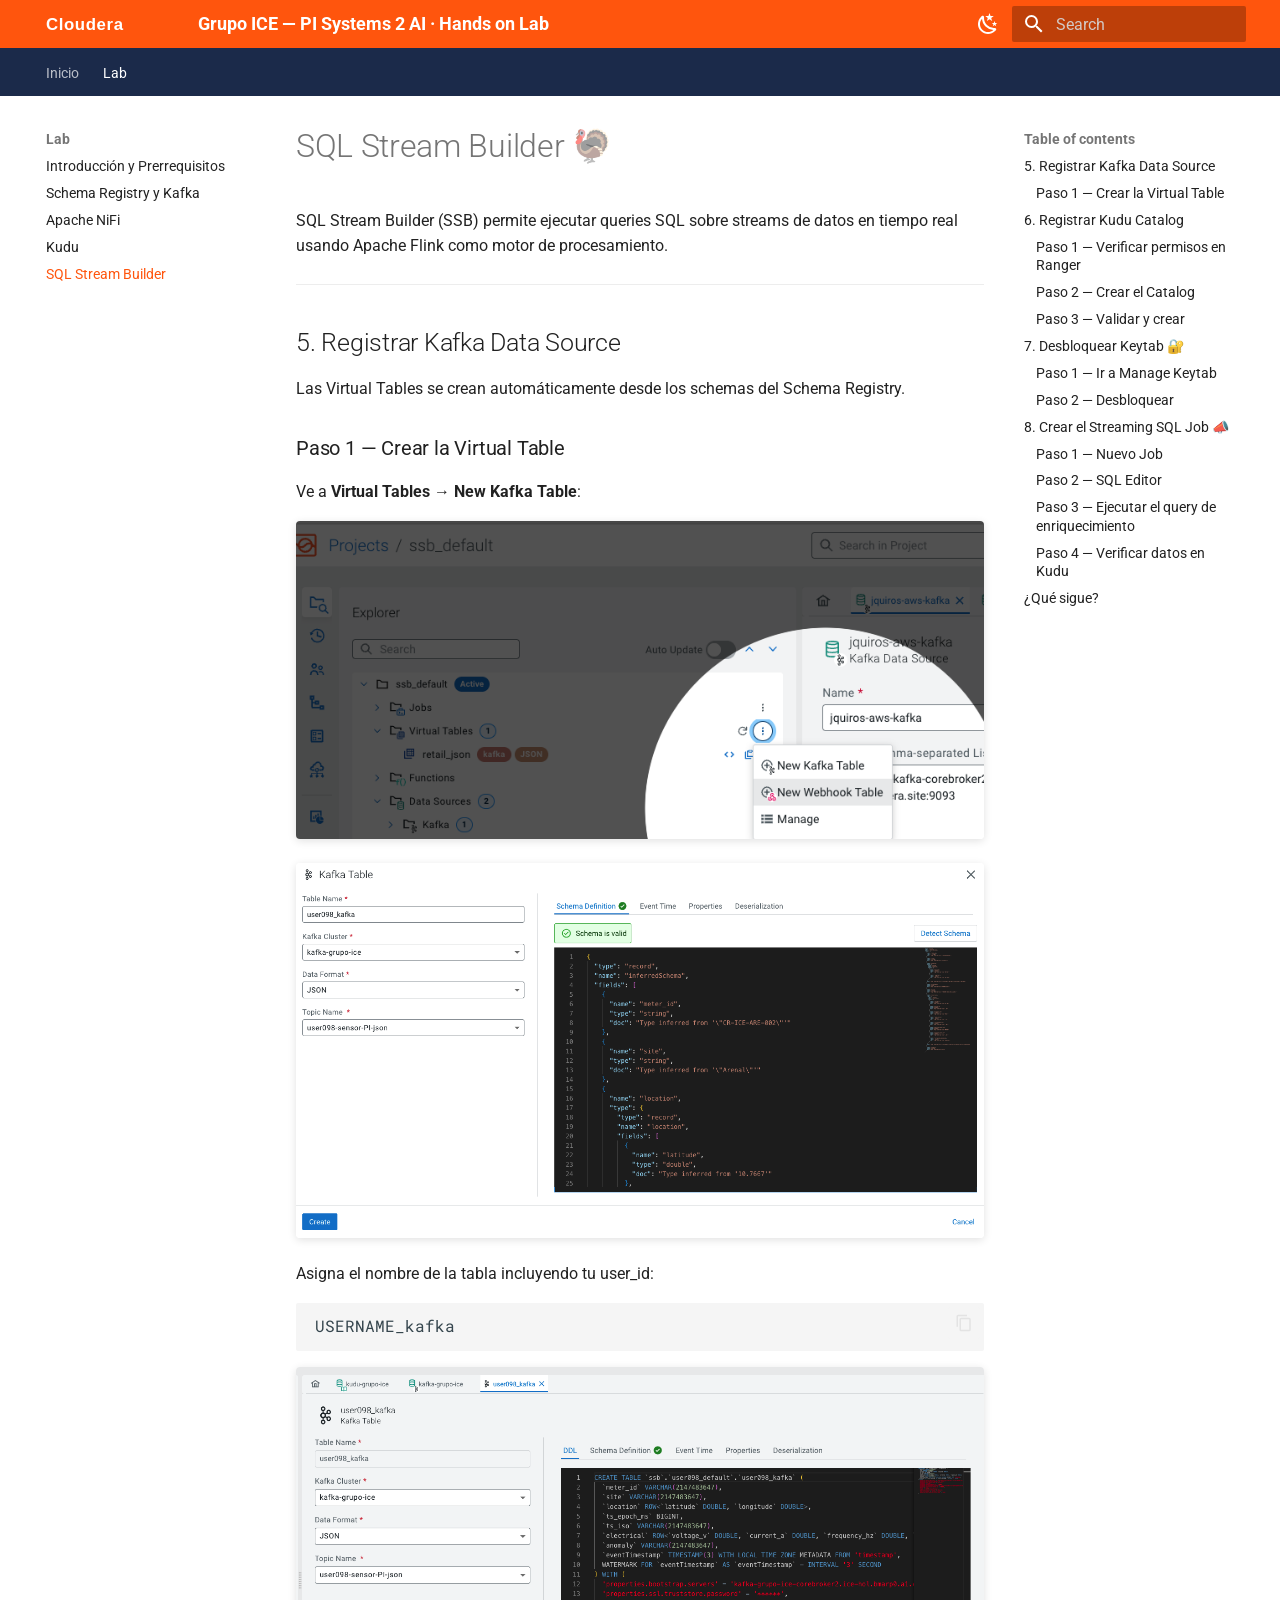
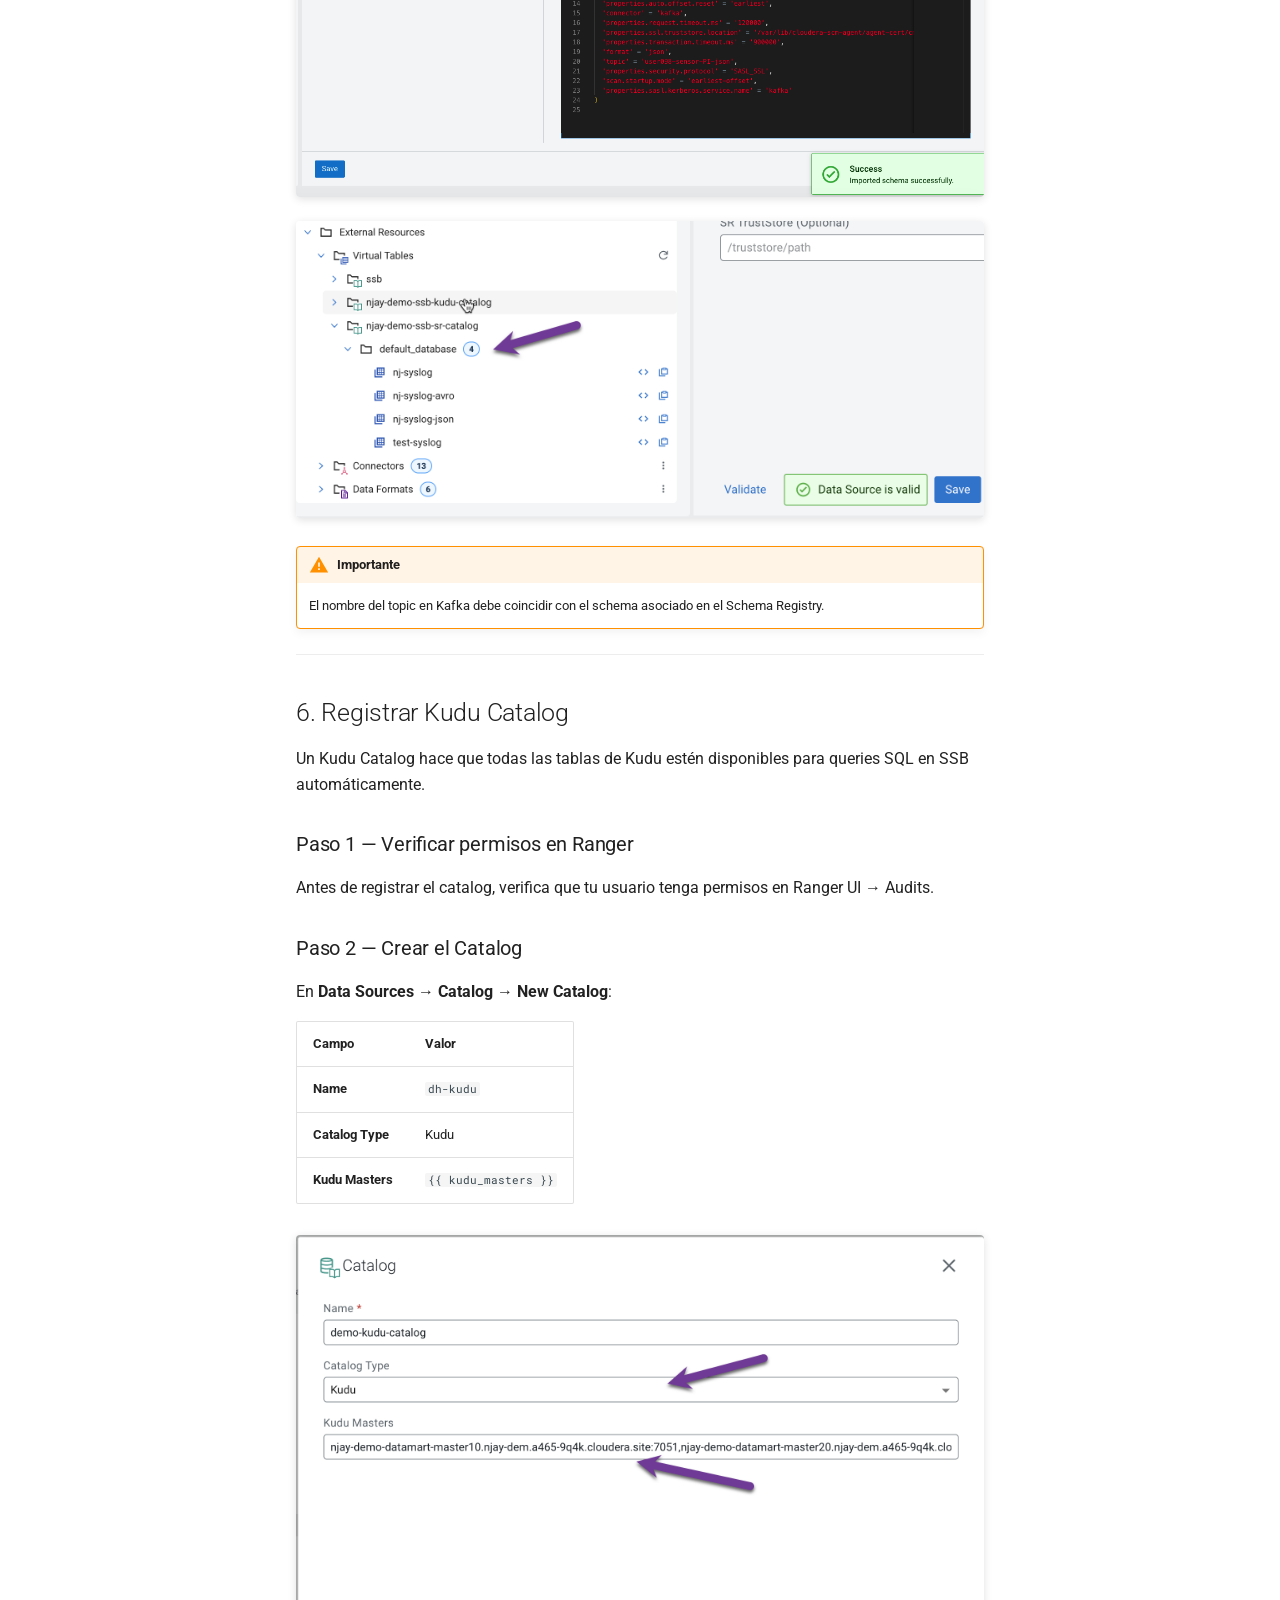
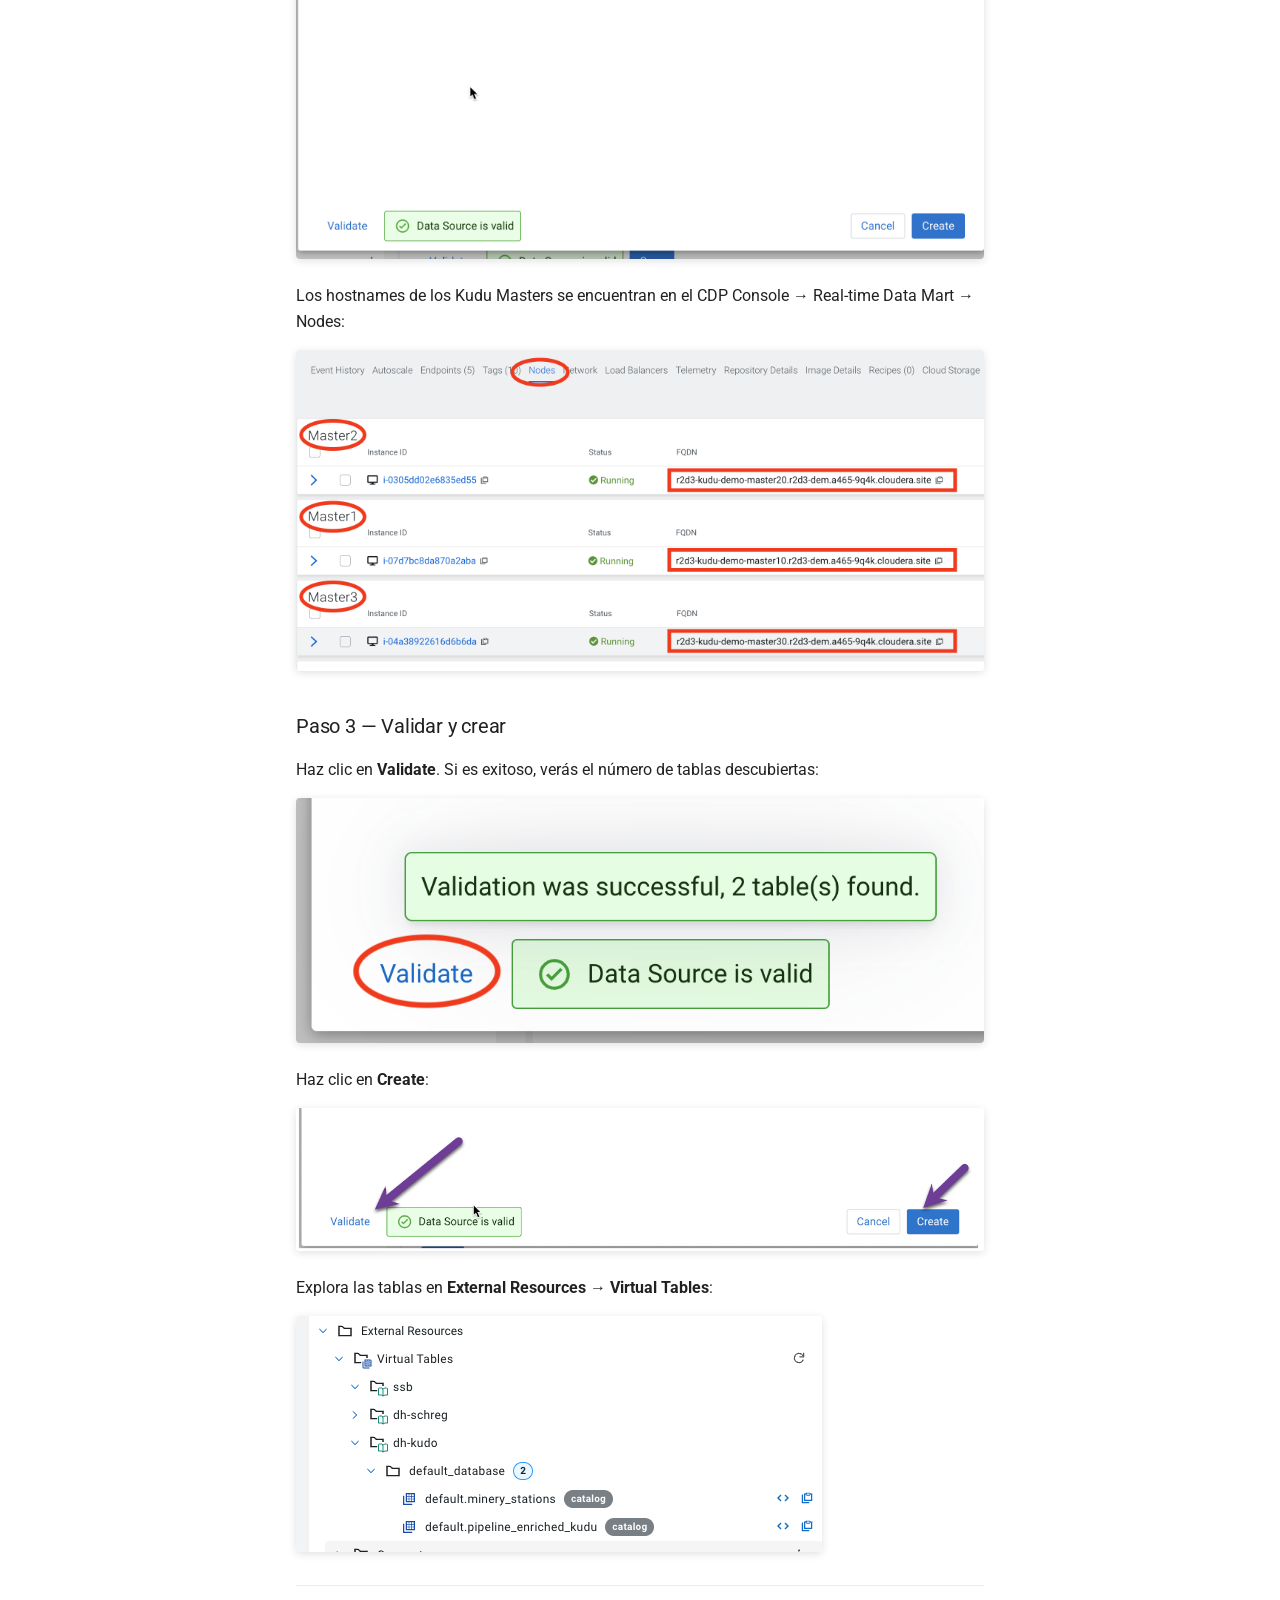
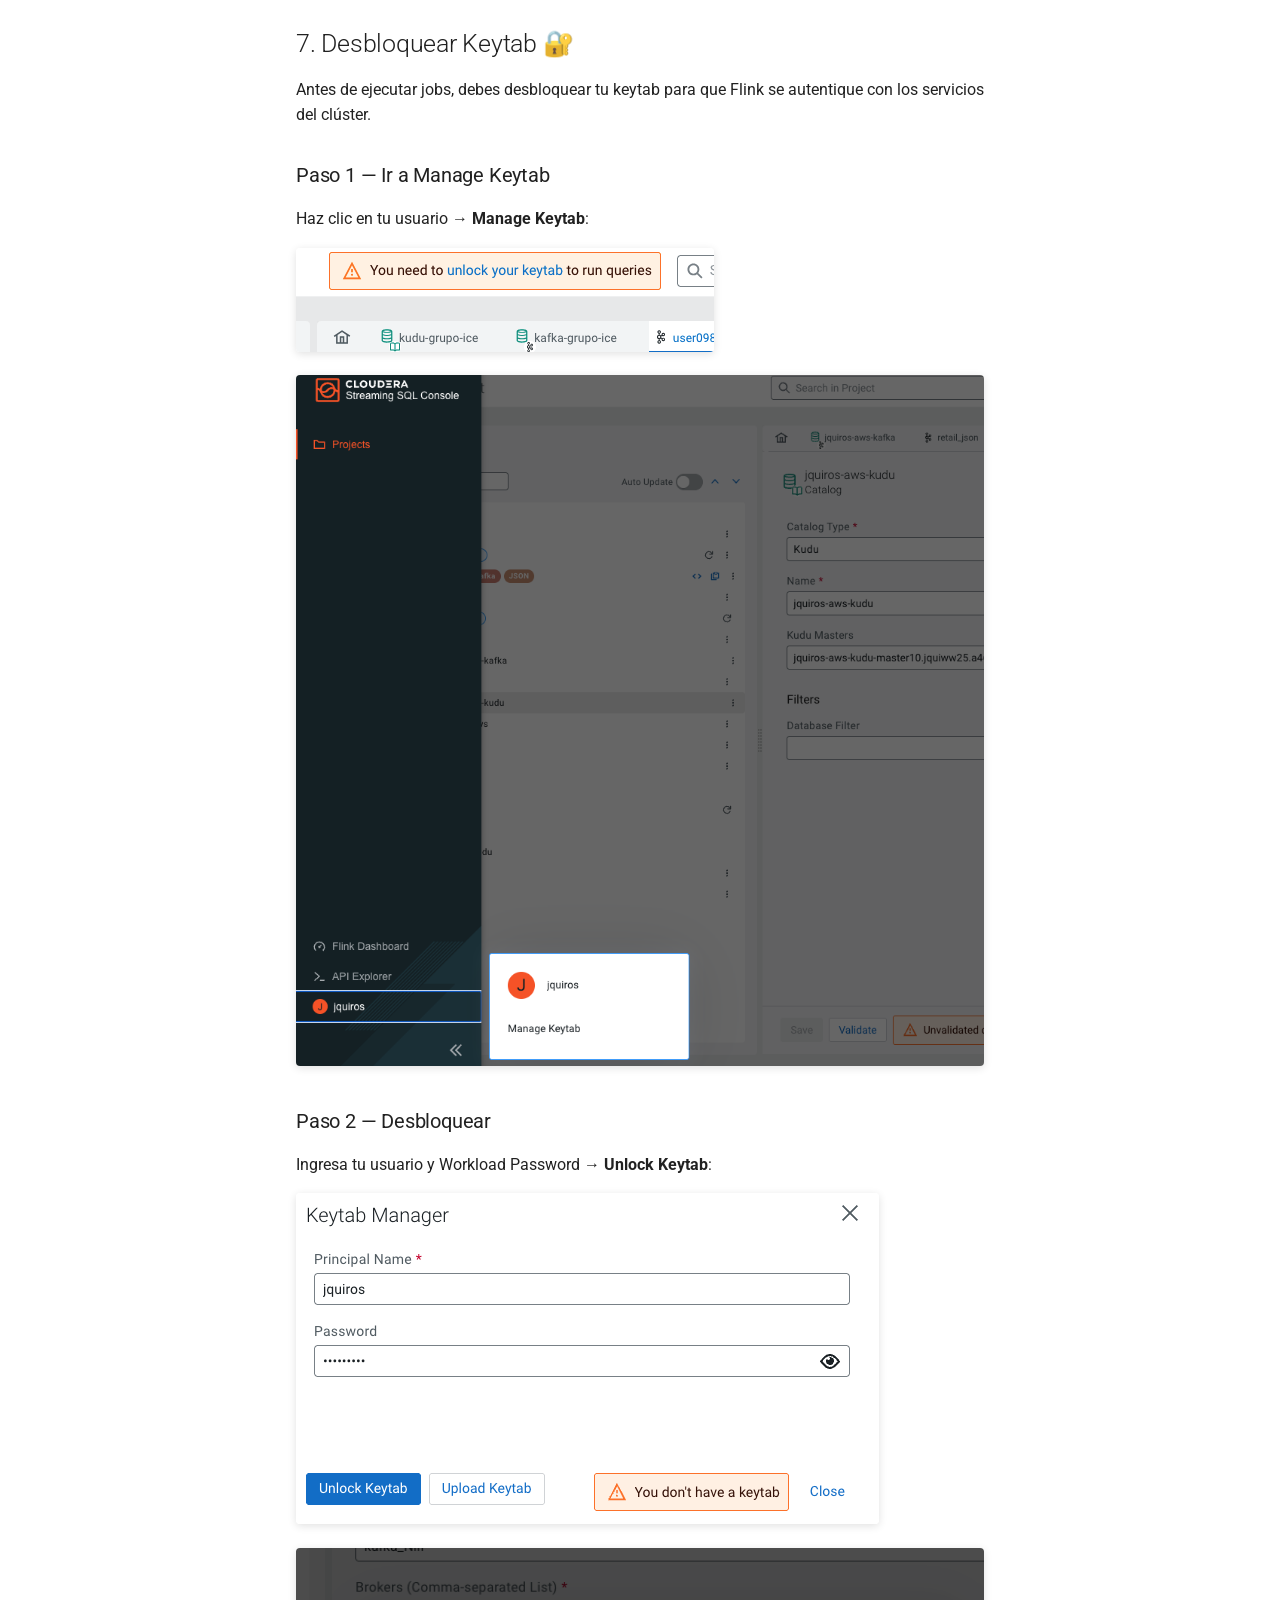
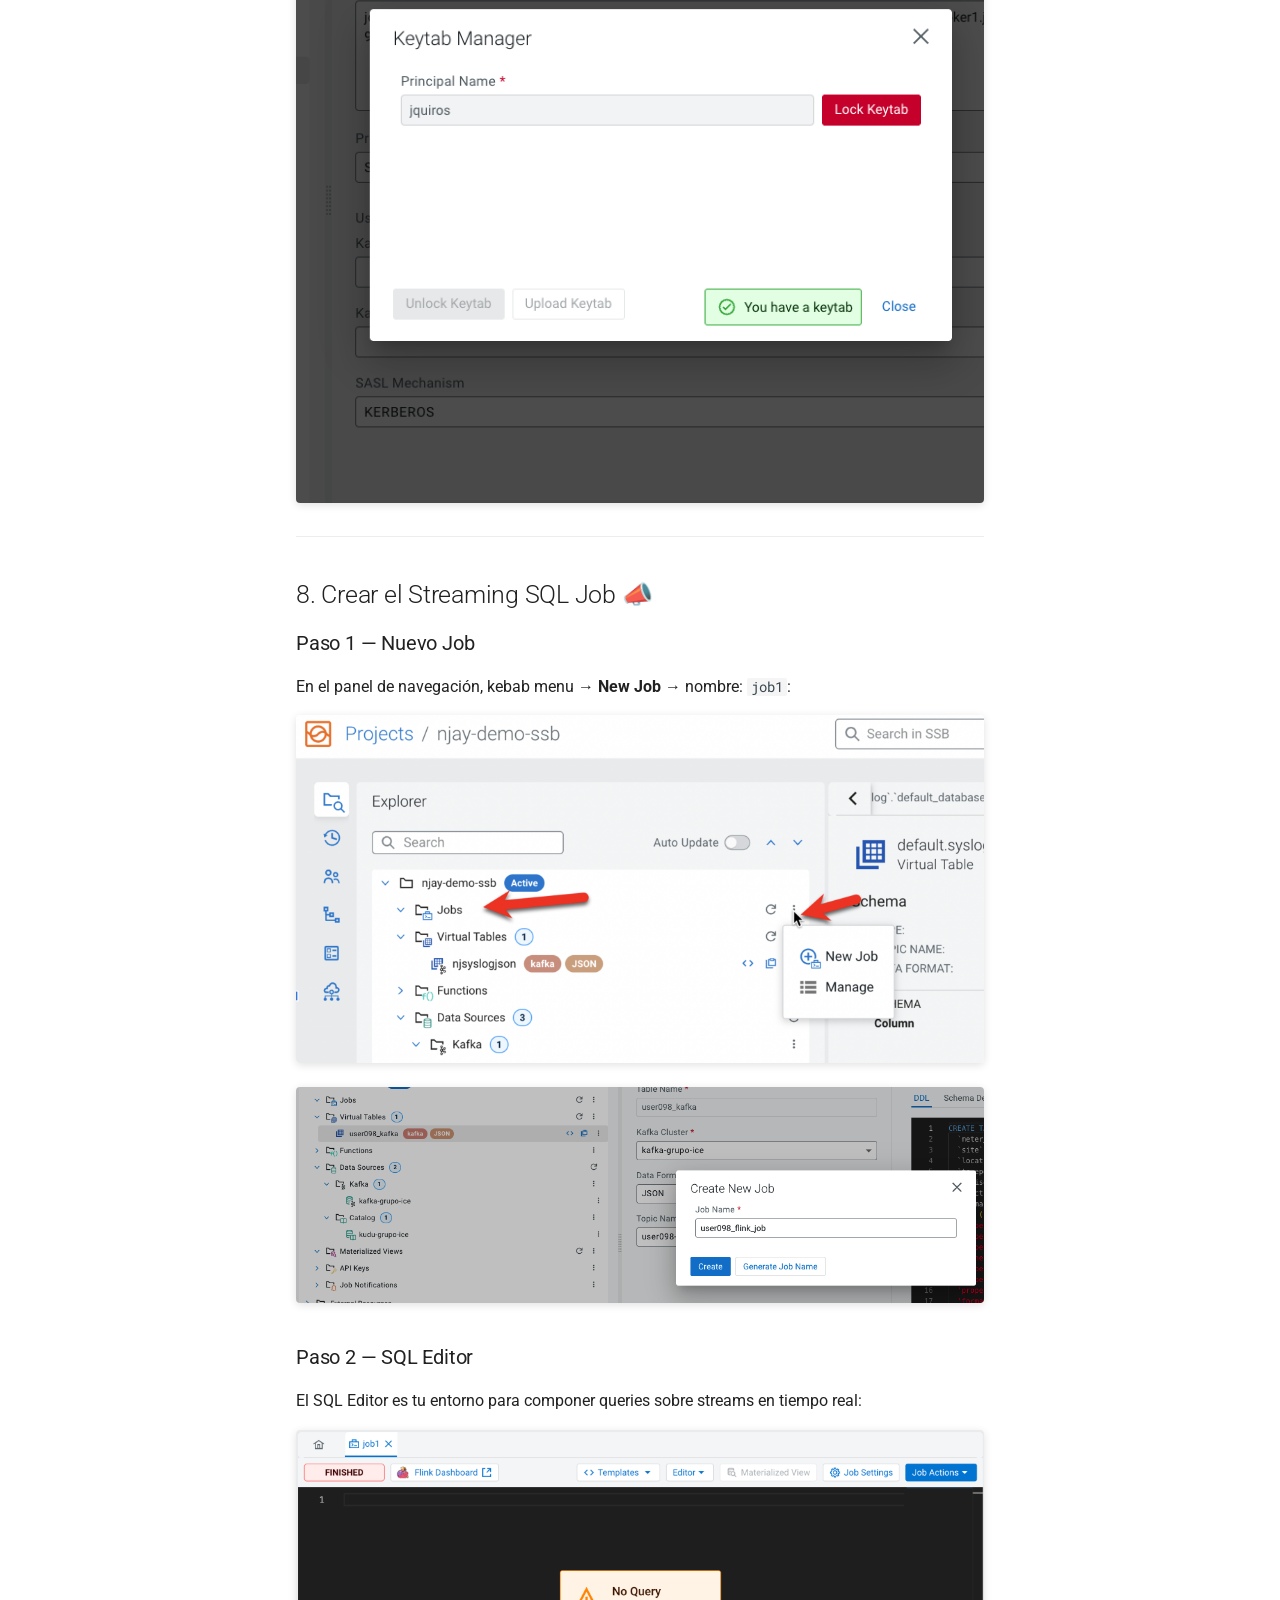
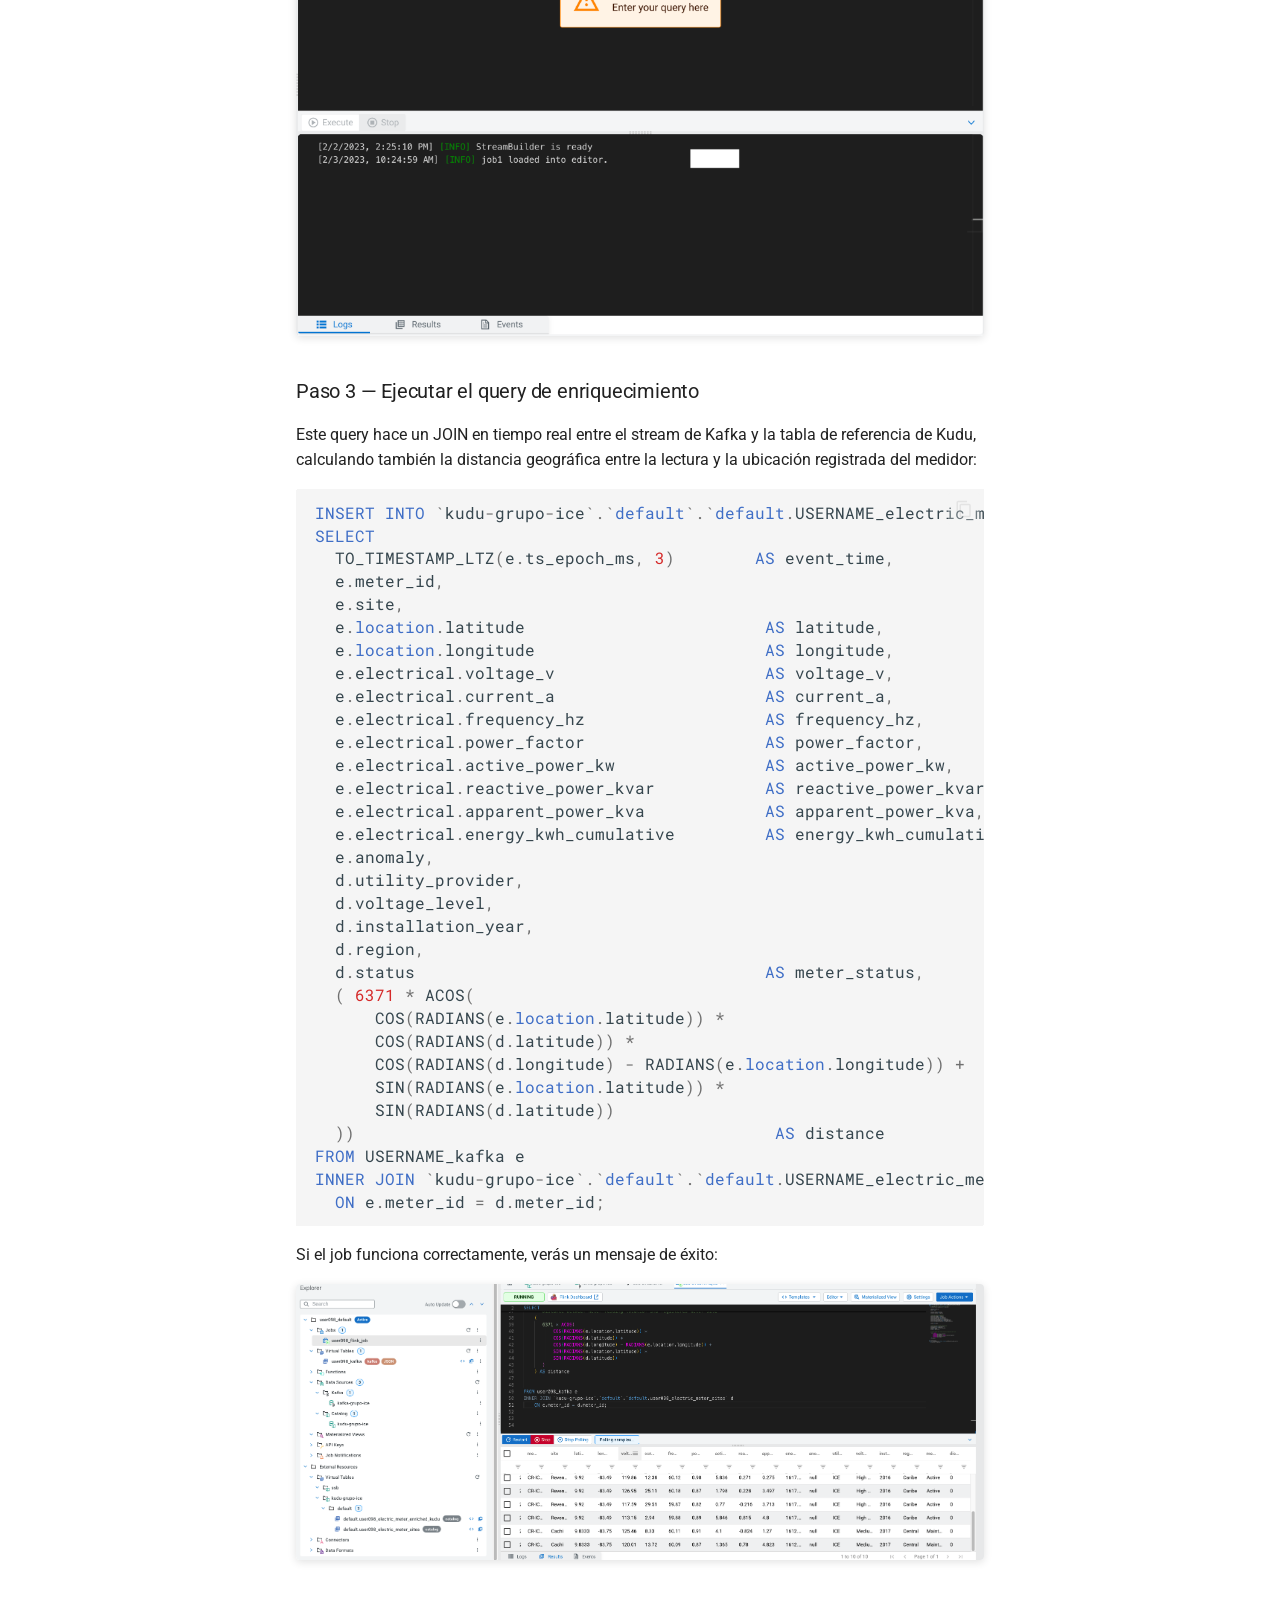
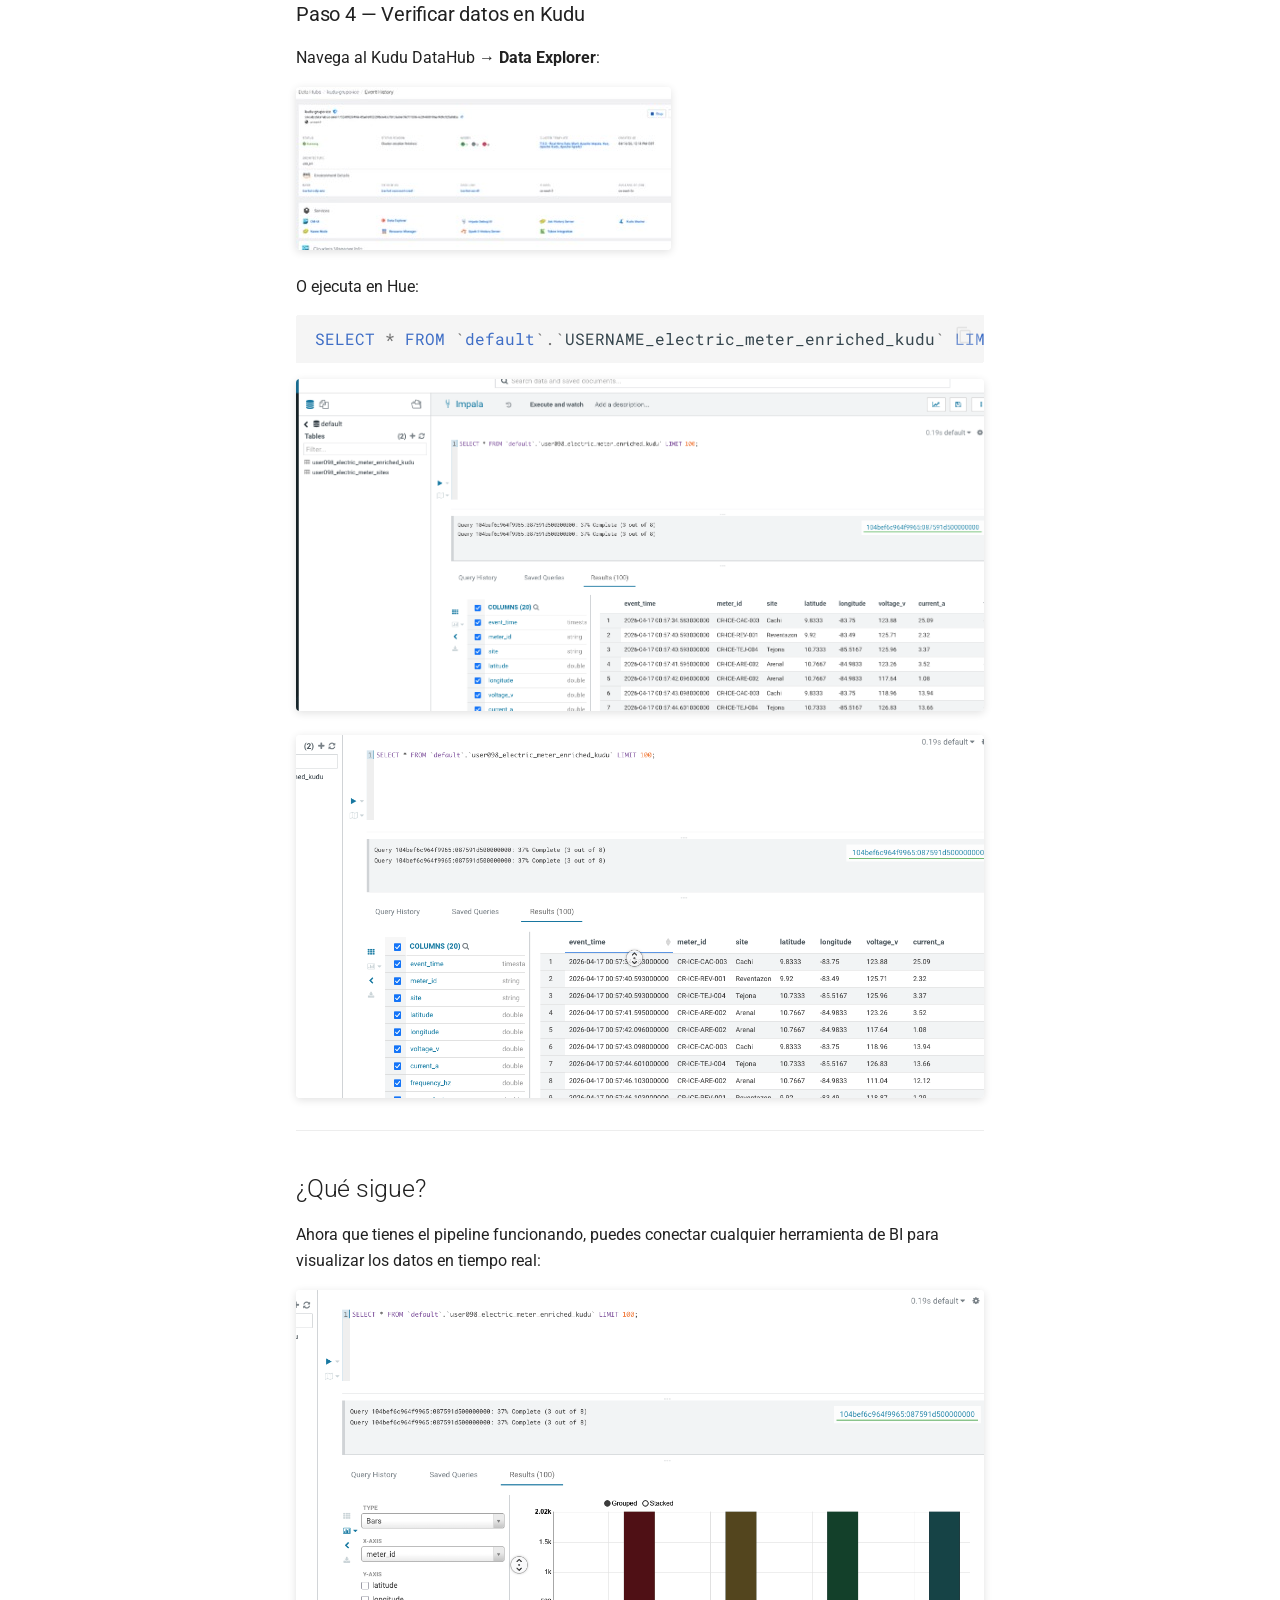
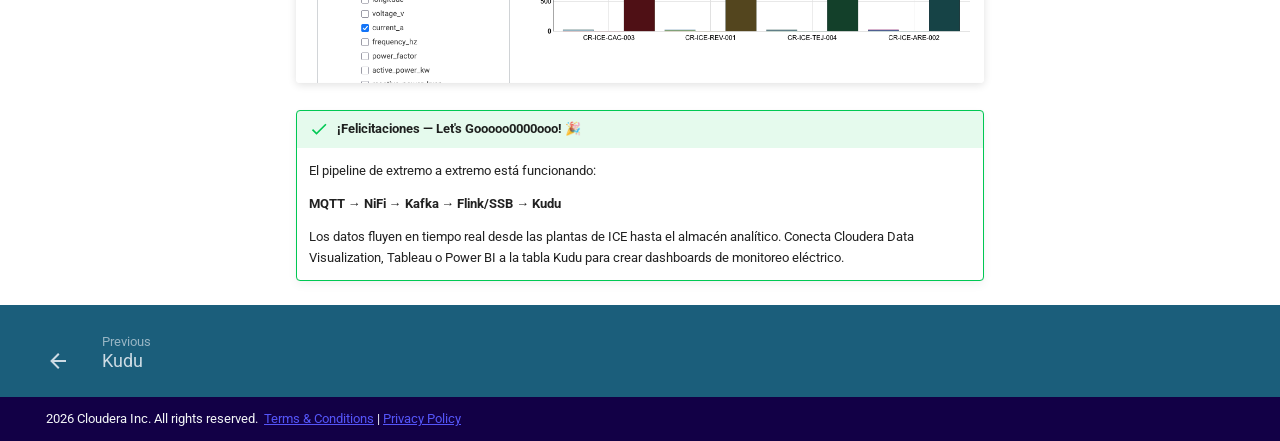
<file: labs/lab1/ssb.html>
<!DOCTYPE html><html lang="en" class="no-js"><head>
    
      <meta charset="utf-8">
      <meta name="viewport" content="width=device-width,initial-scale=1">
      
      
        <meta name="author" content="Javier Quiros, Cloudera Solution Engineering">
      
      
      
        <link rel="prev" href="kudu.html">
      
      
      
        
      
      
      <link rel="icon" href="../../assets/images/logos/favicon.ico">
      <meta name="generator" content="mkdocs-1.6.1, mkdocs-material-9.7.6">
    
    
      
        <title>SQL Stream Builder - Grupo ICE — PI Systems 2 AI · Hands on Lab</title>
      
    
    
      <link rel="stylesheet" href="../../assets/stylesheets/main.484c7ddc.min.css">
      
        
        <link rel="stylesheet" href="../../assets/stylesheets/palette.ab4e12ef.min.css">
      
      


    
    
      
    
    
      
        
        
        <link rel="preconnect" href="https://fonts.gstatic.com" crossorigin="">
        <link rel="stylesheet" href="https://fonts.googleapis.com/css?family=Roboto:300,300i,400,400i,700,700i%7CRoboto+Mono:400,400i,700,700i&amp;display=fallback">
        <style>:root{--md-text-font:"Roboto";--md-code-font:"Roboto Mono"}</style>
      
    
    
      <link rel="stylesheet" href="../../assets/stylesheets/extra.css">
    
    <script>__md_scope=new URL("../..",location),__md_hash=e=>[...e].reduce(((e,_)=>(e<<5)-e+_.charCodeAt(0)),0),__md_get=(e,_=localStorage,t=__md_scope)=>JSON.parse(_.getItem(t.pathname+"."+e)),__md_set=(e,_,t=localStorage,a=__md_scope)=>{try{t.setItem(a.pathname+"."+e,JSON.stringify(_))}catch(e){}}</script>
    
      

    
    
  <link href="../../assets/stylesheets/glightbox.min.css" rel="stylesheet"><script src="../../assets/javascripts/glightbox.min.js"></script><style id="glightbox-style">
            html.glightbox-open { overflow: initial; height: 100%; }
            .gslide-title { margin-top: 0px; user-select: text; }
            .gslide-desc { color: #666; user-select: text; }
            .gslide-image img { background: white; }
            .gscrollbar-fixer { padding-right: 15px; }
            .gdesc-inner { font-size: 0.75rem; }
            body[data-md-color-scheme="slate"] .gdesc-inner { background: var(--md-default-bg-color); }
            body[data-md-color-scheme="slate"] .gslide-title { color: var(--md-default-fg-color); }
            body[data-md-color-scheme="slate"] .gslide-desc { color: var(--md-default-fg-color); }
        </style></head>
  
  
    
    
      
    
    
    
    
    <body dir="ltr" data-md-color-scheme="default" data-md-color-primary="custom" data-md-color-accent="custom">
  
    
    <input class="md-toggle" data-md-toggle="drawer" type="checkbox" id="__drawer" autocomplete="off">
    <input class="md-toggle" data-md-toggle="search" type="checkbox" id="__search" autocomplete="off">
    <label class="md-overlay" for="__drawer"></label>
    <div data-md-component="skip">
      
        
        <a href="#sql-stream-builder" class="md-skip">
          Skip to content
        </a>
      
    </div>
    <div data-md-component="announce">
      
    </div>
    
    
      

<header class="md-header" data-md-component="header">
  <nav class="md-header__inner md-grid" aria-label="Header">
    <a href="../../index.html" title="Grupo ICE — PI Systems 2 AI · Hands on Lab" class="md-header__button md-logo" aria-label="Grupo ICE — PI Systems 2 AI · Hands on Lab" data-md-component="logo">
      
  <img src="../../assets/images/logos/cloudera-white.svg" alt="logo">

    </a>
    <label class="md-header__button md-icon" for="__drawer">
      
      <svg xmlns="http://www.w3.org/2000/svg" viewBox="0 0 24 24"><path d="M3 6h18v2H3zm0 5h18v2H3zm0 5h18v2H3z"></path></svg>
    </label>
    <div class="md-header__title" data-md-component="header-title">
      <div class="md-header__ellipsis">
        <div class="md-header__topic">
          <span class="md-ellipsis">
            Grupo ICE — PI Systems 2 AI · Hands on Lab
          </span>
        </div>
        <div class="md-header__topic" data-md-component="header-topic">
          <span class="md-ellipsis">
            
              SQL Stream Builder
            
          </span>
        </div>
      </div>
    </div>
    
      
        <form class="md-header__option" data-md-component="palette">
  
    
    
    
    <input class="md-option" data-md-color-media="" data-md-color-scheme="default" data-md-color-primary="custom" data-md-color-accent="custom" aria-label="Cambiar a modo oscuro" type="radio" name="__palette" id="__palette_0">
    
      <label class="md-header__button md-icon" title="Cambiar a modo oscuro" for="__palette_1" hidden="">
        <svg xmlns="http://www.w3.org/2000/svg" viewBox="0 0 24 24"><path d="m17.75 4.09-2.53 1.94.91 3.06-2.63-1.81-2.63 1.81.91-3.06-2.53-1.94L12.44 4l1.06-3 1.06 3zm3.5 6.91-1.64 1.25.59 1.98-1.7-1.17-1.7 1.17.59-1.98L15.75 11l2.06-.05L18.5 9l.69 1.95zm-2.28 4.95c.83-.08 1.72 1.1 1.19 1.85-.32.45-.66.87-1.08 1.27C15.17 23 8.84 23 4.94 19.07c-3.91-3.9-3.91-10.24 0-14.14.4-.4.82-.76 1.27-1.08.75-.53 1.93.36 1.85 1.19-.27 2.86.69 5.83 2.89 8.02a9.96 9.96 0 0 0 8.02 2.89m-1.64 2.02a12.08 12.08 0 0 1-7.8-3.47c-2.17-2.19-3.33-5-3.49-7.82-2.81 3.14-2.7 7.96.31 10.98 3.02 3.01 7.84 3.12 10.98.31"></path></svg>
      </label>
    
  
    
    
    
    <input class="md-option" data-md-color-media="" data-md-color-scheme="slate" data-md-color-primary="custom" data-md-color-accent="custom" aria-label="Cambiar a modo claro" type="radio" name="__palette" id="__palette_1">
    
      <label class="md-header__button md-icon" title="Cambiar a modo claro" for="__palette_0" hidden="">
        <svg xmlns="http://www.w3.org/2000/svg" viewBox="0 0 24 24"><path d="M12 7a5 5 0 0 1 5 5 5 5 0 0 1-5 5 5 5 0 0 1-5-5 5 5 0 0 1 5-5m0 2a3 3 0 0 0-3 3 3 3 0 0 0 3 3 3 3 0 0 0 3-3 3 3 0 0 0-3-3m0-7 2.39 3.42C13.65 5.15 12.84 5 12 5s-1.65.15-2.39.42zM3.34 7l4.16-.35A7.2 7.2 0 0 0 5.94 8.5c-.44.74-.69 1.5-.83 2.29zm.02 10 1.76-3.77a7.131 7.131 0 0 0 2.38 4.14zM20.65 7l-1.77 3.79a7.02 7.02 0 0 0-2.38-4.15zm-.01 10-4.14.36c.59-.51 1.12-1.14 1.54-1.86.42-.73.69-1.5.83-2.29zM12 22l-2.41-3.44c.74.27 1.55.44 2.41.44.82 0 1.63-.17 2.37-.44z"></path></svg>
      </label>
    
  
</form>
      
    
    
      <script>var palette=__md_get("__palette");if(palette&&palette.color){if("(prefers-color-scheme)"===palette.color.media){var media=matchMedia("(prefers-color-scheme: light)"),input=document.querySelector(media.matches?"[data-md-color-media='(prefers-color-scheme: light)']":"[data-md-color-media='(prefers-color-scheme: dark)']");palette.color.media=input.getAttribute("data-md-color-media"),palette.color.scheme=input.getAttribute("data-md-color-scheme"),palette.color.primary=input.getAttribute("data-md-color-primary"),palette.color.accent=input.getAttribute("data-md-color-accent")}for(var[key,value]of Object.entries(palette.color))document.body.setAttribute("data-md-color-"+key,value)}</script>
    
    
    
      
      
        <label class="md-header__button md-icon" for="__search">
          
          <svg xmlns="http://www.w3.org/2000/svg" viewBox="0 0 24 24"><path d="M9.5 3A6.5 6.5 0 0 1 16 9.5c0 1.61-.59 3.09-1.56 4.23l.27.27h.79l5 5-1.5 1.5-5-5v-.79l-.27-.27A6.52 6.52 0 0 1 9.5 16 6.5 6.5 0 0 1 3 9.5 6.5 6.5 0 0 1 9.5 3m0 2C7 5 5 7 5 9.5S7 14 9.5 14 14 12 14 9.5 12 5 9.5 5"></path></svg>
        </label>
        <div class="md-search" data-md-component="search" role="dialog">
  <label class="md-search__overlay" for="__search"></label>
  <div class="md-search__inner" role="search">
    <form class="md-search__form" name="search">
      <input type="text" class="md-search__input" name="query" aria-label="Search" placeholder="Search" autocapitalize="off" autocorrect="off" autocomplete="off" spellcheck="false" data-md-component="search-query" required="">
      <label class="md-search__icon md-icon" for="__search">
        
        <svg xmlns="http://www.w3.org/2000/svg" viewBox="0 0 24 24"><path d="M9.5 3A6.5 6.5 0 0 1 16 9.5c0 1.61-.59 3.09-1.56 4.23l.27.27h.79l5 5-1.5 1.5-5-5v-.79l-.27-.27A6.52 6.52 0 0 1 9.5 16 6.5 6.5 0 0 1 3 9.5 6.5 6.5 0 0 1 9.5 3m0 2C7 5 5 7 5 9.5S7 14 9.5 14 14 12 14 9.5 12 5 9.5 5"></path></svg>
        
        <svg xmlns="http://www.w3.org/2000/svg" viewBox="0 0 24 24"><path d="M20 11v2H8l5.5 5.5-1.42 1.42L4.16 12l7.92-7.92L13.5 5.5 8 11z"></path></svg>
      </label>
      <nav class="md-search__options" aria-label="Search">
        
        <button type="reset" class="md-search__icon md-icon" title="Clear" aria-label="Clear" tabindex="-1">
          
          <svg xmlns="http://www.w3.org/2000/svg" viewBox="0 0 24 24"><path d="M19 6.41 17.59 5 12 10.59 6.41 5 5 6.41 10.59 12 5 17.59 6.41 19 12 13.41 17.59 19 19 17.59 13.41 12z"></path></svg>
        </button>
      </nav>
      
        <div class="md-search__suggest" data-md-component="search-suggest"></div>
      
    </form>
    <div class="md-search__output">
      <div class="md-search__scrollwrap" tabindex="0" data-md-scrollfix="">
        <div class="md-search-result" data-md-component="search-result">
          <div class="md-search-result__meta">
            Initializing search
          </div>
          <ol class="md-search-result__list" role="presentation"></ol>
        </div>
      </div>
    </div>
  </div>
</div>
      
    
    
  </nav>
  
</header>
    
    <div class="md-container" data-md-component="container">
      
      
        
          
            
<nav class="md-tabs" aria-label="Tabs" data-md-component="tabs">
  <div class="md-grid">
    <ul class="md-tabs__list">
      
        
  
  
  
  
    <li class="md-tabs__item">
      <a href="../../index.html" class="md-tabs__link">
        
  
  
    
  
  Inicio

      </a>
    </li>
  

      
        
  
  
  
    
  
  
    
    
      <li class="md-tabs__item md-tabs__item--active">
        <a href="index.html" class="md-tabs__link">
          
  
  
  Lab

        </a>
      </li>
    
  

      
    </ul>
  </div>
</nav>
          
        
      
      <main class="md-main" data-md-component="main">
        <div class="md-main__inner md-grid">
          
            
              
              <div class="md-sidebar md-sidebar--primary" data-md-component="sidebar" data-md-type="navigation">
                <div class="md-sidebar__scrollwrap">
                  <div class="md-sidebar__inner">
                    


  


<nav class="md-nav md-nav--primary md-nav--lifted" aria-label="Navigation" data-md-level="0">
  <label class="md-nav__title" for="__drawer">
    <a href="../../index.html" title="Grupo ICE — PI Systems 2 AI · Hands on Lab" class="md-nav__button md-logo" aria-label="Grupo ICE — PI Systems 2 AI · Hands on Lab" data-md-component="logo">
      
  <img src="../../assets/images/logos/cloudera-white.svg" alt="logo">

    </a>
    Grupo ICE — PI Systems 2 AI · Hands on Lab
  </label>
  
  <ul class="md-nav__list" data-md-scrollfix="">
    
      
      
  
  
  
  
    <li class="md-nav__item">
      <a href="../../index.html" class="md-nav__link">
        
  
  
  <span class="md-ellipsis">
    
  
    Inicio
  

    
  </span>
  
  

      </a>
    </li>
  

    
      
      
  
  
    
  
  
  
    
    
    
    
      
        
        
      
      
    
    
    <li class="md-nav__item md-nav__item--active md-nav__item--section md-nav__item--nested">
      
        
        
        <input class="md-nav__toggle md-toggle " type="checkbox" id="__nav_2" checked="">
        
          
          <label class="md-nav__link" for="__nav_2" id="__nav_2_label" tabindex="">
            
  
  
  <span class="md-ellipsis">
    
  
    Lab
  

    
  </span>
  
  

            <span class="md-nav__icon md-icon"></span>
          </label>
        
        <nav class="md-nav" data-md-level="1" aria-labelledby="__nav_2_label" aria-expanded="true">
          <label class="md-nav__title" for="__nav_2">
            <span class="md-nav__icon md-icon"></span>
            
  
    Lab
  

          </label>
          <ul class="md-nav__list" data-md-scrollfix="">
            
              
                
  
  
  
  
    <li class="md-nav__item">
      <a href="index.html" class="md-nav__link">
        
  
  
  <span class="md-ellipsis">
    
  
    Introducción y Prerrequisitos
  

    
  </span>
  
  

      </a>
    </li>
  

              
            
              
                
  
  
  
  
    <li class="md-nav__item">
      <a href="schema-kafka.html" class="md-nav__link">
        
  
  
  <span class="md-ellipsis">
    
  
    Schema Registry y Kafka
  

    
  </span>
  
  

      </a>
    </li>
  

              
            
              
                
  
  
  
  
    <li class="md-nav__item">
      <a href="nifi.html" class="md-nav__link">
        
  
  
  <span class="md-ellipsis">
    
  
    Apache NiFi
  

    
  </span>
  
  

      </a>
    </li>
  

              
            
              
                
  
  
  
  
    <li class="md-nav__item">
      <a href="kudu.html" class="md-nav__link">
        
  
  
  <span class="md-ellipsis">
    
  
    Kudu
  

    
  </span>
  
  

      </a>
    </li>
  

              
            
              
                
  
  
    
  
  
  
    <li class="md-nav__item md-nav__item--active">
      
      <input class="md-nav__toggle md-toggle" type="checkbox" id="__toc">
      
      
        
      
      
        <label class="md-nav__link md-nav__link--active" for="__toc">
          
  
  
  <span class="md-ellipsis">
    
  
    SQL Stream Builder
  

    
  </span>
  
  

          <span class="md-nav__icon md-icon"></span>
        </label>
      
      <a href="ssb.html" class="md-nav__link md-nav__link--active">
        
  
  
  <span class="md-ellipsis">
    
  
    SQL Stream Builder
  

    
  </span>
  
  

      </a>
      
        

<nav class="md-nav md-nav--secondary" aria-label="Table of contents">
  
  
  
    
  
  
    <label class="md-nav__title" for="__toc">
      <span class="md-nav__icon md-icon"></span>
      Table of contents
    </label>
    <ul class="md-nav__list" data-md-component="toc" data-md-scrollfix="">
      
        <li class="md-nav__item">
  <a href="#5-registrar-kafka-data-source" class="md-nav__link">
    <span class="md-ellipsis">
      
        5. Registrar Kafka Data Source
      
    </span>
  </a>
  
    <nav class="md-nav" aria-label="5. Registrar Kafka Data Source">
      <ul class="md-nav__list">
        
          <li class="md-nav__item">
  <a href="#paso-1-crear-la-virtual-table" class="md-nav__link">
    <span class="md-ellipsis">
      
        Paso 1 — Crear la Virtual Table
      
    </span>
  </a>
  
</li>
        
      </ul>
    </nav>
  
</li>
      
        <li class="md-nav__item">
  <a href="#6-registrar-kudu-catalog" class="md-nav__link">
    <span class="md-ellipsis">
      
        6. Registrar Kudu Catalog
      
    </span>
  </a>
  
    <nav class="md-nav" aria-label="6. Registrar Kudu Catalog">
      <ul class="md-nav__list">
        
          <li class="md-nav__item">
  <a href="#paso-1-verificar-permisos-en-ranger" class="md-nav__link">
    <span class="md-ellipsis">
      
        Paso 1 — Verificar permisos en Ranger
      
    </span>
  </a>
  
</li>
        
          <li class="md-nav__item">
  <a href="#paso-2-crear-el-catalog" class="md-nav__link">
    <span class="md-ellipsis">
      
        Paso 2 — Crear el Catalog
      
    </span>
  </a>
  
</li>
        
          <li class="md-nav__item">
  <a href="#paso-3-validar-y-crear" class="md-nav__link">
    <span class="md-ellipsis">
      
        Paso 3 — Validar y crear
      
    </span>
  </a>
  
</li>
        
      </ul>
    </nav>
  
</li>
      
        <li class="md-nav__item">
  <a href="#7-desbloquear-keytab" class="md-nav__link">
    <span class="md-ellipsis">
      
        7. Desbloquear Keytab 🔐
      
    </span>
  </a>
  
    <nav class="md-nav" aria-label="7. Desbloquear Keytab 🔐">
      <ul class="md-nav__list">
        
          <li class="md-nav__item">
  <a href="#paso-1-ir-a-manage-keytab" class="md-nav__link">
    <span class="md-ellipsis">
      
        Paso 1 — Ir a Manage Keytab
      
    </span>
  </a>
  
</li>
        
          <li class="md-nav__item">
  <a href="#paso-2-desbloquear" class="md-nav__link">
    <span class="md-ellipsis">
      
        Paso 2 — Desbloquear
      
    </span>
  </a>
  
</li>
        
      </ul>
    </nav>
  
</li>
      
        <li class="md-nav__item">
  <a href="#8-crear-el-streaming-sql-job" class="md-nav__link">
    <span class="md-ellipsis">
      
        8. Crear el Streaming SQL Job 📣
      
    </span>
  </a>
  
    <nav class="md-nav" aria-label="8. Crear el Streaming SQL Job 📣">
      <ul class="md-nav__list">
        
          <li class="md-nav__item">
  <a href="#paso-1-nuevo-job" class="md-nav__link">
    <span class="md-ellipsis">
      
        Paso 1 — Nuevo Job
      
    </span>
  </a>
  
</li>
        
          <li class="md-nav__item">
  <a href="#paso-2-sql-editor" class="md-nav__link">
    <span class="md-ellipsis">
      
        Paso 2 — SQL Editor
      
    </span>
  </a>
  
</li>
        
          <li class="md-nav__item">
  <a href="#paso-3-ejecutar-el-query-de-enriquecimiento" class="md-nav__link">
    <span class="md-ellipsis">
      
        Paso 3 — Ejecutar el query de enriquecimiento
      
    </span>
  </a>
  
</li>
        
          <li class="md-nav__item">
  <a href="#paso-4-verificar-datos-en-kudu" class="md-nav__link">
    <span class="md-ellipsis">
      
        Paso 4 — Verificar datos en Kudu
      
    </span>
  </a>
  
</li>
        
      </ul>
    </nav>
  
</li>
      
        <li class="md-nav__item">
  <a href="#que-sigue" class="md-nav__link">
    <span class="md-ellipsis">
      
        ¿Qué sigue?
      
    </span>
  </a>
  
</li>
      
    </ul>
  
</nav>
      
    </li>
  

              
            
          </ul>
        </nav>
      
    </li>
  

    
  </ul>
</nav>
                  </div>
                </div>
              </div>
            
            
              
              <div class="md-sidebar md-sidebar--secondary" data-md-component="sidebar" data-md-type="toc">
                <div class="md-sidebar__scrollwrap">
                  <div class="md-sidebar__inner">
                    

<nav class="md-nav md-nav--secondary" aria-label="Table of contents">
  
  
  
    
  
  
    <label class="md-nav__title" for="__toc">
      <span class="md-nav__icon md-icon"></span>
      Table of contents
    </label>
    <ul class="md-nav__list" data-md-component="toc" data-md-scrollfix="">
      
        <li class="md-nav__item">
  <a href="#5-registrar-kafka-data-source" class="md-nav__link">
    <span class="md-ellipsis">
      
        5. Registrar Kafka Data Source
      
    </span>
  </a>
  
    <nav class="md-nav" aria-label="5. Registrar Kafka Data Source">
      <ul class="md-nav__list">
        
          <li class="md-nav__item">
  <a href="#paso-1-crear-la-virtual-table" class="md-nav__link">
    <span class="md-ellipsis">
      
        Paso 1 — Crear la Virtual Table
      
    </span>
  </a>
  
</li>
        
      </ul>
    </nav>
  
</li>
      
        <li class="md-nav__item">
  <a href="#6-registrar-kudu-catalog" class="md-nav__link">
    <span class="md-ellipsis">
      
        6. Registrar Kudu Catalog
      
    </span>
  </a>
  
    <nav class="md-nav" aria-label="6. Registrar Kudu Catalog">
      <ul class="md-nav__list">
        
          <li class="md-nav__item">
  <a href="#paso-1-verificar-permisos-en-ranger" class="md-nav__link">
    <span class="md-ellipsis">
      
        Paso 1 — Verificar permisos en Ranger
      
    </span>
  </a>
  
</li>
        
          <li class="md-nav__item">
  <a href="#paso-2-crear-el-catalog" class="md-nav__link">
    <span class="md-ellipsis">
      
        Paso 2 — Crear el Catalog
      
    </span>
  </a>
  
</li>
        
          <li class="md-nav__item">
  <a href="#paso-3-validar-y-crear" class="md-nav__link">
    <span class="md-ellipsis">
      
        Paso 3 — Validar y crear
      
    </span>
  </a>
  
</li>
        
      </ul>
    </nav>
  
</li>
      
        <li class="md-nav__item">
  <a href="#7-desbloquear-keytab" class="md-nav__link">
    <span class="md-ellipsis">
      
        7. Desbloquear Keytab 🔐
      
    </span>
  </a>
  
    <nav class="md-nav" aria-label="7. Desbloquear Keytab 🔐">
      <ul class="md-nav__list">
        
          <li class="md-nav__item">
  <a href="#paso-1-ir-a-manage-keytab" class="md-nav__link">
    <span class="md-ellipsis">
      
        Paso 1 — Ir a Manage Keytab
      
    </span>
  </a>
  
</li>
        
          <li class="md-nav__item">
  <a href="#paso-2-desbloquear" class="md-nav__link">
    <span class="md-ellipsis">
      
        Paso 2 — Desbloquear
      
    </span>
  </a>
  
</li>
        
      </ul>
    </nav>
  
</li>
      
        <li class="md-nav__item">
  <a href="#8-crear-el-streaming-sql-job" class="md-nav__link">
    <span class="md-ellipsis">
      
        8. Crear el Streaming SQL Job 📣
      
    </span>
  </a>
  
    <nav class="md-nav" aria-label="8. Crear el Streaming SQL Job 📣">
      <ul class="md-nav__list">
        
          <li class="md-nav__item">
  <a href="#paso-1-nuevo-job" class="md-nav__link">
    <span class="md-ellipsis">
      
        Paso 1 — Nuevo Job
      
    </span>
  </a>
  
</li>
        
          <li class="md-nav__item">
  <a href="#paso-2-sql-editor" class="md-nav__link">
    <span class="md-ellipsis">
      
        Paso 2 — SQL Editor
      
    </span>
  </a>
  
</li>
        
          <li class="md-nav__item">
  <a href="#paso-3-ejecutar-el-query-de-enriquecimiento" class="md-nav__link">
    <span class="md-ellipsis">
      
        Paso 3 — Ejecutar el query de enriquecimiento
      
    </span>
  </a>
  
</li>
        
          <li class="md-nav__item">
  <a href="#paso-4-verificar-datos-en-kudu" class="md-nav__link">
    <span class="md-ellipsis">
      
        Paso 4 — Verificar datos en Kudu
      
    </span>
  </a>
  
</li>
        
      </ul>
    </nav>
  
</li>
      
        <li class="md-nav__item">
  <a href="#que-sigue" class="md-nav__link">
    <span class="md-ellipsis">
      
        ¿Qué sigue?
      
    </span>
  </a>
  
</li>
      
    </ul>
  
</nav>
                  </div>
                </div>
              </div>
            
          
          
            <div class="md-content" data-md-component="content">
              
              <article class="md-content__inner md-typeset">
                
                  



<h1 id="sql-stream-builder">SQL Stream Builder 🦃</h1>
<p>SQL Stream Builder (SSB) permite ejecutar queries SQL sobre streams de datos en tiempo real usando Apache Flink como motor de procesamiento.</p>
<hr>
<h2 id="5-registrar-kafka-data-source">5. Registrar Kafka Data Source</h2>
<p>Las Virtual Tables se crean automáticamente desde los schemas del Schema Registry.</p>
<h3 id="paso-1-crear-la-virtual-table">Paso 1 — Crear la Virtual Table</h3>
<p>Ve a <strong>Virtual Tables</strong> → <strong>New Kafka Table</strong>:</p>
<p><a class="glightbox" data-type="image" data-width="auto" data-height="auto" href="../../assets/images/lab_images/lab1/image2.png" data-desc-position="bottom"><img alt="Virtual Tables" src="../../assets/images/lab_images/lab1/image2.png"></a></p>
<p><a class="glightbox" data-type="image" data-width="auto" data-height="auto" href="../../assets/images/lab_images/lab1/image18.png" data-desc-position="bottom"><img alt="New Kafka Table" src="../../assets/images/lab_images/lab1/image18.png"></a></p>
<p>Asigna el nombre de la tabla incluyendo tu user_id:</p>
<div class="language-text highlight"><pre><span></span><code><span id="__span-0-1"><a id="__codelineno-0-1" name="__codelineno-0-1" href="#__codelineno-0-1"></a>USERNAME_kafka
</span></code></pre></div>
<p><a class="glightbox" data-type="image" data-width="auto" data-height="auto" href="../../assets/images/lab_images/lab1/image56.png" data-desc-position="bottom"><img alt="Kafka Table Config" src="../../assets/images/lab_images/lab1/image56.png"></a></p>
<p><a class="glightbox" data-type="image" data-width="auto" data-height="auto" href="../../assets/images/lab_images/lab1/image4.png" data-desc-position="bottom"><img alt="Topic Mapping" src="../../assets/images/lab_images/lab1/image4.png"></a></p>
<div class="admonition warning">
<p class="admonition-title">Importante</p>
<p>El nombre del topic en Kafka debe coincidir con el schema asociado en el Schema Registry.</p>
</div>
<hr>
<h2 id="6-registrar-kudu-catalog">6. Registrar Kudu Catalog</h2>
<p>Un Kudu Catalog hace que todas las tablas de Kudu estén disponibles para queries SQL en SSB automáticamente.</p>
<h3 id="paso-1-verificar-permisos-en-ranger">Paso 1 — Verificar permisos en Ranger</h3>
<p>Antes de registrar el catalog, verifica que tu usuario tenga permisos en Ranger UI → Audits.</p>
<h3 id="paso-2-crear-el-catalog">Paso 2 — Crear el Catalog</h3>
<p>En <strong>Data Sources</strong> → <strong>Catalog</strong> → <strong>New Catalog</strong>:</p>
<table>
<thead>
<tr>
<th>Campo</th>
<th>Valor</th>
</tr>
</thead>
<tbody>
<tr>
<td><strong>Name</strong></td>
<td><code>dh-kudu</code></td>
</tr>
<tr>
<td><strong>Catalog Type</strong></td>
<td>Kudu</td>
</tr>
<tr>
<td><strong>Kudu Masters</strong></td>
<td><code>{{ kudu_masters }}</code></td>
</tr>
</tbody>
</table>
<p><a class="glightbox" data-type="image" data-width="auto" data-height="auto" href="../../assets/images/lab_images/lab1/image10.png" data-desc-position="bottom"><img alt="Catalog Dialog" src="../../assets/images/lab_images/lab1/image10.png"></a></p>
<p>Los hostnames de los Kudu Masters se encuentran en el CDP Console → Real-time Data Mart → Nodes:</p>
<p><a class="glightbox" data-type="image" data-width="auto" data-height="auto" href="../../assets/images/lab_images/lab1/image37.png" data-desc-position="bottom"><img alt="Kudu Masters" src="../../assets/images/lab_images/lab1/image37.png"></a></p>
<h3 id="paso-3-validar-y-crear">Paso 3 — Validar y crear</h3>
<p>Haz clic en <strong>Validate</strong>. Si es exitoso, verás el número de tablas descubiertas:</p>
<p><a class="glightbox" data-type="image" data-width="auto" data-height="auto" href="../../assets/images/lab_images/lab1/image1.png" data-desc-position="bottom"><img alt="Validate" src="../../assets/images/lab_images/lab1/image1.png"></a></p>
<p>Haz clic en <strong>Create</strong>:</p>
<p><a class="glightbox" data-type="image" data-width="auto" data-height="auto" href="../../assets/images/lab_images/lab1/image7.png" data-desc-position="bottom"><img alt="Create Catalog" src="../../assets/images/lab_images/lab1/image7.png"></a></p>
<p>Explora las tablas en <strong>External Resources</strong> → <strong>Virtual Tables</strong>:</p>
<p><a class="glightbox" data-type="image" data-width="auto" data-height="auto" href="../../assets/images/lab_images/lab1/image39.png" data-desc-position="bottom"><img alt="Virtual Tables" src="../../assets/images/lab_images/lab1/image39.png"></a></p>
<hr>
<h2 id="7-desbloquear-keytab">7. Desbloquear Keytab 🔐</h2>
<p>Antes de ejecutar jobs, debes desbloquear tu keytab para que Flink se autentique con los servicios del clúster.</p>
<h3 id="paso-1-ir-a-manage-keytab">Paso 1 — Ir a Manage Keytab</h3>
<p>Haz clic en tu usuario → <strong>Manage Keytab</strong>:</p>
<p><a class="glightbox" data-type="image" data-width="auto" data-height="auto" href="../../assets/images/lab_images/lab1/image6.png" data-desc-position="bottom"><img alt="Manage Keytab" src="../../assets/images/lab_images/lab1/image6.png"></a></p>
<p><a class="glightbox" data-type="image" data-width="auto" data-height="auto" href="../../assets/images/lab_images/lab1/image35.png" data-desc-position="bottom"><img alt="Keytab Menu" src="../../assets/images/lab_images/lab1/image35.png"></a></p>
<h3 id="paso-2-desbloquear">Paso 2 — Desbloquear</h3>
<p>Ingresa tu usuario y Workload Password → <strong>Unlock Keytab</strong>:</p>
<p><a class="glightbox" data-type="image" data-width="auto" data-height="auto" href="../../assets/images/lab_images/lab1/image36.png" data-desc-position="bottom"><img alt="Unlock Keytab" src="../../assets/images/lab_images/lab1/image36.png"></a></p>
<p><a class="glightbox" data-type="image" data-width="auto" data-height="auto" href="../../assets/images/lab_images/lab1/image55.png" data-desc-position="bottom"><img alt="Keytab Unlocked" src="../../assets/images/lab_images/lab1/image55.png"></a></p>
<hr>
<h2 id="8-crear-el-streaming-sql-job">8. Crear el Streaming SQL Job 📣</h2>
<h3 id="paso-1-nuevo-job">Paso 1 — Nuevo Job</h3>
<p>En el panel de navegación, kebab menu → <strong>New Job</strong> → nombre: <code>job1</code>:</p>
<p><a class="glightbox" data-type="image" data-width="auto" data-height="auto" href="../../assets/images/lab_images/lab1/image24.png" data-desc-position="bottom"><img alt="New Job" src="../../assets/images/lab_images/lab1/image24.png"></a></p>
<p><a class="glightbox" data-type="image" data-width="auto" data-height="auto" href="../../assets/images/lab_images/lab1/image21.png" data-desc-position="bottom"><img alt="Job Name" src="../../assets/images/lab_images/lab1/image21.png"></a></p>
<h3 id="paso-2-sql-editor">Paso 2 — SQL Editor</h3>
<p>El SQL Editor es tu entorno para componer queries sobre streams en tiempo real:</p>
<p><a class="glightbox" data-type="image" data-width="auto" data-height="auto" href="../../assets/images/lab_images/lab1/image38.png" data-desc-position="bottom"><img alt="SQL Editor" src="../../assets/images/lab_images/lab1/image38.png"></a></p>
<h3 id="paso-3-ejecutar-el-query-de-enriquecimiento">Paso 3 — Ejecutar el query de enriquecimiento</h3>
<p>Este query hace un JOIN en tiempo real entre el stream de Kafka y la tabla de referencia de Kudu, calculando también la distancia geográfica entre la lectura y la ubicación registrada del medidor:</p>
<div class="language-sql highlight"><pre><span></span><code><span id="__span-1-1"><a id="__codelineno-1-1" name="__codelineno-1-1" href="#__codelineno-1-1"></a><span class="k">INSERT</span><span class="w"> </span><span class="k">INTO</span><span class="w"> </span><span class="o">`</span><span class="n">kudu</span><span class="o">-</span><span class="n">grupo</span><span class="o">-</span><span class="n">ice</span><span class="o">`</span><span class="p">.</span><span class="o">`</span><span class="k">default</span><span class="o">`</span><span class="p">.</span><span class="o">`</span><span class="k">default</span><span class="p">.</span><span class="n">USERNAME_electric_meter_enriched_kudu</span><span class="o">`</span>
</span><span id="__span-1-2"><a id="__codelineno-1-2" name="__codelineno-1-2" href="#__codelineno-1-2"></a><span class="k">SELECT</span>
</span><span id="__span-1-3"><a id="__codelineno-1-3" name="__codelineno-1-3" href="#__codelineno-1-3"></a><span class="w">  </span><span class="n">TO_TIMESTAMP_LTZ</span><span class="p">(</span><span class="n">e</span><span class="p">.</span><span class="n">ts_epoch_ms</span><span class="p">,</span><span class="w"> </span><span class="mi">3</span><span class="p">)</span><span class="w">        </span><span class="k">AS</span><span class="w"> </span><span class="n">event_time</span><span class="p">,</span>
</span><span id="__span-1-4"><a id="__codelineno-1-4" name="__codelineno-1-4" href="#__codelineno-1-4"></a><span class="w">  </span><span class="n">e</span><span class="p">.</span><span class="n">meter_id</span><span class="p">,</span>
</span><span id="__span-1-5"><a id="__codelineno-1-5" name="__codelineno-1-5" href="#__codelineno-1-5"></a><span class="w">  </span><span class="n">e</span><span class="p">.</span><span class="n">site</span><span class="p">,</span>
</span><span id="__span-1-6"><a id="__codelineno-1-6" name="__codelineno-1-6" href="#__codelineno-1-6"></a><span class="w">  </span><span class="n">e</span><span class="p">.</span><span class="k">location</span><span class="p">.</span><span class="n">latitude</span><span class="w">                        </span><span class="k">AS</span><span class="w"> </span><span class="n">latitude</span><span class="p">,</span>
</span><span id="__span-1-7"><a id="__codelineno-1-7" name="__codelineno-1-7" href="#__codelineno-1-7"></a><span class="w">  </span><span class="n">e</span><span class="p">.</span><span class="k">location</span><span class="p">.</span><span class="n">longitude</span><span class="w">                       </span><span class="k">AS</span><span class="w"> </span><span class="n">longitude</span><span class="p">,</span>
</span><span id="__span-1-8"><a id="__codelineno-1-8" name="__codelineno-1-8" href="#__codelineno-1-8"></a><span class="w">  </span><span class="n">e</span><span class="p">.</span><span class="n">electrical</span><span class="p">.</span><span class="n">voltage_v</span><span class="w">                     </span><span class="k">AS</span><span class="w"> </span><span class="n">voltage_v</span><span class="p">,</span>
</span><span id="__span-1-9"><a id="__codelineno-1-9" name="__codelineno-1-9" href="#__codelineno-1-9"></a><span class="w">  </span><span class="n">e</span><span class="p">.</span><span class="n">electrical</span><span class="p">.</span><span class="n">current_a</span><span class="w">                     </span><span class="k">AS</span><span class="w"> </span><span class="n">current_a</span><span class="p">,</span>
</span><span id="__span-1-10"><a id="__codelineno-1-10" name="__codelineno-1-10" href="#__codelineno-1-10"></a><span class="w">  </span><span class="n">e</span><span class="p">.</span><span class="n">electrical</span><span class="p">.</span><span class="n">frequency_hz</span><span class="w">                  </span><span class="k">AS</span><span class="w"> </span><span class="n">frequency_hz</span><span class="p">,</span>
</span><span id="__span-1-11"><a id="__codelineno-1-11" name="__codelineno-1-11" href="#__codelineno-1-11"></a><span class="w">  </span><span class="n">e</span><span class="p">.</span><span class="n">electrical</span><span class="p">.</span><span class="n">power_factor</span><span class="w">                  </span><span class="k">AS</span><span class="w"> </span><span class="n">power_factor</span><span class="p">,</span>
</span><span id="__span-1-12"><a id="__codelineno-1-12" name="__codelineno-1-12" href="#__codelineno-1-12"></a><span class="w">  </span><span class="n">e</span><span class="p">.</span><span class="n">electrical</span><span class="p">.</span><span class="n">active_power_kw</span><span class="w">               </span><span class="k">AS</span><span class="w"> </span><span class="n">active_power_kw</span><span class="p">,</span>
</span><span id="__span-1-13"><a id="__codelineno-1-13" name="__codelineno-1-13" href="#__codelineno-1-13"></a><span class="w">  </span><span class="n">e</span><span class="p">.</span><span class="n">electrical</span><span class="p">.</span><span class="n">reactive_power_kvar</span><span class="w">           </span><span class="k">AS</span><span class="w"> </span><span class="n">reactive_power_kvar</span><span class="p">,</span>
</span><span id="__span-1-14"><a id="__codelineno-1-14" name="__codelineno-1-14" href="#__codelineno-1-14"></a><span class="w">  </span><span class="n">e</span><span class="p">.</span><span class="n">electrical</span><span class="p">.</span><span class="n">apparent_power_kva</span><span class="w">            </span><span class="k">AS</span><span class="w"> </span><span class="n">apparent_power_kva</span><span class="p">,</span>
</span><span id="__span-1-15"><a id="__codelineno-1-15" name="__codelineno-1-15" href="#__codelineno-1-15"></a><span class="w">  </span><span class="n">e</span><span class="p">.</span><span class="n">electrical</span><span class="p">.</span><span class="n">energy_kwh_cumulative</span><span class="w">         </span><span class="k">AS</span><span class="w"> </span><span class="n">energy_kwh_cumulative</span><span class="p">,</span>
</span><span id="__span-1-16"><a id="__codelineno-1-16" name="__codelineno-1-16" href="#__codelineno-1-16"></a><span class="w">  </span><span class="n">e</span><span class="p">.</span><span class="n">anomaly</span><span class="p">,</span>
</span><span id="__span-1-17"><a id="__codelineno-1-17" name="__codelineno-1-17" href="#__codelineno-1-17"></a><span class="w">  </span><span class="n">d</span><span class="p">.</span><span class="n">utility_provider</span><span class="p">,</span>
</span><span id="__span-1-18"><a id="__codelineno-1-18" name="__codelineno-1-18" href="#__codelineno-1-18"></a><span class="w">  </span><span class="n">d</span><span class="p">.</span><span class="n">voltage_level</span><span class="p">,</span>
</span><span id="__span-1-19"><a id="__codelineno-1-19" name="__codelineno-1-19" href="#__codelineno-1-19"></a><span class="w">  </span><span class="n">d</span><span class="p">.</span><span class="n">installation_year</span><span class="p">,</span>
</span><span id="__span-1-20"><a id="__codelineno-1-20" name="__codelineno-1-20" href="#__codelineno-1-20"></a><span class="w">  </span><span class="n">d</span><span class="p">.</span><span class="n">region</span><span class="p">,</span>
</span><span id="__span-1-21"><a id="__codelineno-1-21" name="__codelineno-1-21" href="#__codelineno-1-21"></a><span class="w">  </span><span class="n">d</span><span class="p">.</span><span class="n">status</span><span class="w">                                   </span><span class="k">AS</span><span class="w"> </span><span class="n">meter_status</span><span class="p">,</span>
</span><span id="__span-1-22"><a id="__codelineno-1-22" name="__codelineno-1-22" href="#__codelineno-1-22"></a><span class="w">  </span><span class="p">(</span><span class="w"> </span><span class="mi">6371</span><span class="w"> </span><span class="o">*</span><span class="w"> </span><span class="n">ACOS</span><span class="p">(</span>
</span><span id="__span-1-23"><a id="__codelineno-1-23" name="__codelineno-1-23" href="#__codelineno-1-23"></a><span class="w">      </span><span class="n">COS</span><span class="p">(</span><span class="n">RADIANS</span><span class="p">(</span><span class="n">e</span><span class="p">.</span><span class="k">location</span><span class="p">.</span><span class="n">latitude</span><span class="p">))</span><span class="w"> </span><span class="o">*</span>
</span><span id="__span-1-24"><a id="__codelineno-1-24" name="__codelineno-1-24" href="#__codelineno-1-24"></a><span class="w">      </span><span class="n">COS</span><span class="p">(</span><span class="n">RADIANS</span><span class="p">(</span><span class="n">d</span><span class="p">.</span><span class="n">latitude</span><span class="p">))</span><span class="w"> </span><span class="o">*</span>
</span><span id="__span-1-25"><a id="__codelineno-1-25" name="__codelineno-1-25" href="#__codelineno-1-25"></a><span class="w">      </span><span class="n">COS</span><span class="p">(</span><span class="n">RADIANS</span><span class="p">(</span><span class="n">d</span><span class="p">.</span><span class="n">longitude</span><span class="p">)</span><span class="w"> </span><span class="o">-</span><span class="w"> </span><span class="n">RADIANS</span><span class="p">(</span><span class="n">e</span><span class="p">.</span><span class="k">location</span><span class="p">.</span><span class="n">longitude</span><span class="p">))</span><span class="w"> </span><span class="o">+</span>
</span><span id="__span-1-26"><a id="__codelineno-1-26" name="__codelineno-1-26" href="#__codelineno-1-26"></a><span class="w">      </span><span class="n">SIN</span><span class="p">(</span><span class="n">RADIANS</span><span class="p">(</span><span class="n">e</span><span class="p">.</span><span class="k">location</span><span class="p">.</span><span class="n">latitude</span><span class="p">))</span><span class="w"> </span><span class="o">*</span>
</span><span id="__span-1-27"><a id="__codelineno-1-27" name="__codelineno-1-27" href="#__codelineno-1-27"></a><span class="w">      </span><span class="n">SIN</span><span class="p">(</span><span class="n">RADIANS</span><span class="p">(</span><span class="n">d</span><span class="p">.</span><span class="n">latitude</span><span class="p">))</span>
</span><span id="__span-1-28"><a id="__codelineno-1-28" name="__codelineno-1-28" href="#__codelineno-1-28"></a><span class="w">  </span><span class="p">))</span><span class="w">                                          </span><span class="k">AS</span><span class="w"> </span><span class="n">distance</span>
</span><span id="__span-1-29"><a id="__codelineno-1-29" name="__codelineno-1-29" href="#__codelineno-1-29"></a><span class="k">FROM</span><span class="w"> </span><span class="n">USERNAME_kafka</span><span class="w"> </span><span class="n">e</span>
</span><span id="__span-1-30"><a id="__codelineno-1-30" name="__codelineno-1-30" href="#__codelineno-1-30"></a><span class="k">INNER</span><span class="w"> </span><span class="k">JOIN</span><span class="w"> </span><span class="o">`</span><span class="n">kudu</span><span class="o">-</span><span class="n">grupo</span><span class="o">-</span><span class="n">ice</span><span class="o">`</span><span class="p">.</span><span class="o">`</span><span class="k">default</span><span class="o">`</span><span class="p">.</span><span class="o">`</span><span class="k">default</span><span class="p">.</span><span class="n">USERNAME_electric_meter_sites</span><span class="o">`</span><span class="w"> </span><span class="n">d</span>
</span><span id="__span-1-31"><a id="__codelineno-1-31" name="__codelineno-1-31" href="#__codelineno-1-31"></a><span class="w">  </span><span class="k">ON</span><span class="w"> </span><span class="n">e</span><span class="p">.</span><span class="n">meter_id</span><span class="w"> </span><span class="o">=</span><span class="w"> </span><span class="n">d</span><span class="p">.</span><span class="n">meter_id</span><span class="p">;</span>
</span></code></pre></div>
<p>Si el job funciona correctamente, verás un mensaje de éxito:</p>
<p><a class="glightbox" data-type="image" data-width="auto" data-height="auto" href="../../assets/images/lab_images/lab1/image51.png" data-desc-position="bottom"><img alt="Job Success" src="../../assets/images/lab_images/lab1/image51.png"></a></p>
<h3 id="paso-4-verificar-datos-en-kudu">Paso 4 — Verificar datos en Kudu</h3>
<p>Navega al Kudu DataHub → <strong>Data Explorer</strong>:</p>
<p><a class="glightbox" data-type="image" data-width="auto" data-height="auto" href="../../assets/images/lab_images/lab1/image5.jpg" data-desc-position="bottom"><img alt="Kudu Data Explorer" src="../../assets/images/lab_images/lab1/image5.jpg"></a></p>
<p>O ejecuta en Hue:</p>
<div class="language-sql highlight"><pre><span></span><code><span id="__span-2-1"><a id="__codelineno-2-1" name="__codelineno-2-1" href="#__codelineno-2-1"></a><span class="k">SELECT</span><span class="w"> </span><span class="o">*</span><span class="w"> </span><span class="k">FROM</span><span class="w"> </span><span class="o">`</span><span class="k">default</span><span class="o">`</span><span class="p">.</span><span class="o">`</span><span class="n">USERNAME_electric_meter_enriched_kudu</span><span class="o">`</span><span class="w"> </span><span class="k">LIMIT</span><span class="w"> </span><span class="mi">100</span><span class="p">;</span>
</span></code></pre></div>
<p><a class="glightbox" data-type="image" data-width="auto" data-height="auto" href="../../assets/images/lab_images/lab1/image40.png" data-desc-position="bottom"><img alt="Query Result" src="../../assets/images/lab_images/lab1/image40.png"></a></p>
<p><a class="glightbox" data-type="image" data-width="auto" data-height="auto" href="../../assets/images/lab_images/lab1/image48.png" data-desc-position="bottom"><img alt="Enriched Data" src="../../assets/images/lab_images/lab1/image48.png"></a></p>
<hr>
<h2 id="que-sigue">¿Qué sigue?</h2>
<p>Ahora que tienes el pipeline funcionando, puedes conectar cualquier herramienta de BI para visualizar los datos en tiempo real:</p>
<p><a class="glightbox" data-type="image" data-width="auto" data-height="auto" href="../../assets/images/lab_images/lab1/image61.png" data-desc-position="bottom"><img alt="Next Steps" src="../../assets/images/lab_images/lab1/image61.png"></a></p>
<div class="admonition success">
<p class="admonition-title">¡Felicitaciones — Let's Gooooo0000ooo! 🎉</p>
<p>El pipeline de extremo a extremo está funcionando:</p>
<p><strong>MQTT → NiFi → Kafka → Flink/SSB → Kudu</strong></p>
<p>Los datos fluyen en tiempo real desde las plantas de ICE hasta el almacén analítico.
Conecta Cloudera Data Visualization, Tableau o Power BI a la tabla Kudu para crear dashboards de monitoreo eléctrico.</p>
</div>












                
              </article>
            </div>
          
          
<script>var target=document.getElementById(location.hash.slice(1));target&&target.name&&(target.checked=target.name.startsWith("__tabbed_"))</script>
        </div>
        
          <button type="button" class="md-top md-icon" data-md-component="top" hidden="">
  
  <svg xmlns="http://www.w3.org/2000/svg" viewBox="0 0 24 24"><path d="M13 20h-2V8l-5.5 5.5-1.42-1.42L12 4.16l7.92 7.92-1.42 1.42L13 8z"></path></svg>
  Back to top
</button>
        
      </main>
      
        <footer class="md-footer">
  
    
      
      <nav class="md-footer__inner md-grid" aria-label="Footer">
        
          
          <a href="kudu.html" class="md-footer__link md-footer__link--prev" aria-label="Previous: Kudu">
            <div class="md-footer__button md-icon">
              
              <svg xmlns="http://www.w3.org/2000/svg" viewBox="0 0 24 24"><path d="M20 11v2H8l5.5 5.5-1.42 1.42L4.16 12l7.92-7.92L13.5 5.5 8 11z"></path></svg>
            </div>
            <div class="md-footer__title">
              <span class="md-footer__direction">
                Previous
              </span>
              <div class="md-ellipsis">
                Kudu
              </div>
            </div>
          </a>
        
        
      </nav>
    
  
  <div class="md-footer-meta md-typeset">
    <div class="md-footer-meta__inner md-grid">
      <div class="md-copyright">
  
    <div class="md-copyright__highlight">
      2026 Cloudera Inc. All rights reserved.&nbsp; <a href="https://www.cloudera.com/legal/terms-and-conditions.html" target="_blank">Terms &amp; Conditions</a> | <a href="https://www.cloudera.com/legal/policies.html" target="_blank">Privacy Policy</a>

    </div>
  
  
</div>
      
    </div>
  </div>
</footer>
      
    </div>
    <div class="md-dialog" data-md-component="dialog">
      <div class="md-dialog__inner md-typeset"></div>
    </div>
    
    
    
      
      
      <script id="__config" type="application/json">{"annotate": null, "base": "../..", "features": ["content.code.annotate", "content.code.copy", "navigation.footer", "navigation.top", "navigation.tabs", "search.highlight", "search.suggest"], "search": "../../assets/javascripts/workers/search.2c215733.min.js", "tags": null, "translations": {"clipboard.copied": "Copied to clipboard", "clipboard.copy": "Copy to clipboard", "search.result.more.one": "1 more on this page", "search.result.more.other": "# more on this page", "search.result.none": "No matching documents", "search.result.one": "1 matching document", "search.result.other": "# matching documents", "search.result.placeholder": "Type to start searching", "search.result.term.missing": "Missing", "select.version": "Select version"}, "version": null}</script>
    
    
      <script src="../../assets/javascripts/bundle.79ae519e.min.js"></script>
      
        <script src="../../assets/javascripts/username-replacer.js"></script>
      
    
  
<script id="init-glightbox">const lightbox = GLightbox({"touchNavigation": true, "loop": false, "zoomable": true, "draggable": true, "openEffect": "zoom", "closeEffect": "zoom", "slideEffect": "slide"});
document$.subscribe(()=>{ lightbox.reload(); });
</script></body></html>
</file>
<file: assets/stylesheets/extra.css>
/* ============================================================
   Grupo ICE × Cloudera — HOL PI Systems 2 AI
   Brand colors: Cloudera Orange + ICE Blue
   ============================================================ */

:root > * {
  /* Primary: Cloudera Orange */
  --md-primary-fg-color:        #ff550d;
  --md-primary-fg-color--light: #ff8856;
  --md-primary-fg-color--dark:  #1b5e7b;
  --md-primary-bg-color:        #ffffff;
  --md-primary-bg-color--light: #f3f5f7;

  /* Accent: Blue Nova */
  --md-accent-fg-color:             #5555f9;
  --md-accent-fg-color--transparent: hsla(240, 93%, 65%, 0.1);
  --md-accent-bg-color:             #ffffff;

  /* Footer: ICE Blue / Cloudera Twilight */
  --md-footer-bg-color:       #1b5e7b;
  --md-footer-bg-color--dark: #120046;
  --md-footer-fg-color:       #cddbe4;
  --md-footer-fg-color--light: #f3f5f7;
  --md-footer-fg-color--lighter: hsla(0, 0%, 100%, 0.3);

  /* Links */
  --md-text-link-color: #5555f9;
}

/* ── Navigation tabs ── */
.md-tabs {
  background-color: #1b2a4a;
}

/* ── Reduce top margin ── */
.md-main__inner {
  margin-top: 0.5rem;
}

/* ── Footer copyright links ── */
.md-copyright__highlight a {
  color: #5555f9 !important;
  text-decoration: underline;
  transition: opacity 0.3s ease-in-out;
}
.md-copyright__highlight a:hover { opacity: 0.8; }

/* ── Step boxes (numbered lab steps) ── */
.step-box {
  display: grid;
  grid-template-columns: 3rem 1fr;
  gap: 0;
  margin: 1.2rem 0;
  border: 1px solid #1b5e7b;
  border-radius: 6px;
  overflow: hidden;
}
.step-num {
  background: #1b5e7b;
  color: #fff;
  font-weight: 700;
  font-size: 1.3rem;
  display: flex;
  align-items: center;
  justify-content: center;
}
.step-content {
  padding: 0.8rem 1rem;
  background: #eaf3f7;
}
.step-content p { margin: 0.3rem 0; }

/* ── Callout overrides for admonition ── */
.md-typeset .admonition.objetivo,
.md-typeset details.objetivo {
  border-color: #1b5e7b;
}
.md-typeset .objetivo > .admonition-title,
.md-typeset .objetivo > summary {
  background-color: rgba(27,94,123,.15);
}
.md-typeset .objetivo > .admonition-title::before,
.md-typeset .objetivo > summary::before {
  background-color: #1b5e7b;
  -webkit-mask-image: var(--md-admonition-icon--tip);
  mask-image: var(--md-admonition-icon--tip);
}

/* ── Username Selector ── */
.username-selector-wrapper {
  display: flex;
  align-items: center;
  justify-content: center;
  gap: 2rem;
  margin: 1.5rem 0;
  flex-wrap: wrap;
}
.username-input-container {
  display: flex;
  gap: 0.5rem;
  padding: 1rem;
  background-color: var(--md-code-bg-color);
  border-radius: 6px;
  border: 1px solid var(--md-default-fg-color--lightest);
  align-items: center;
  width: 55%;
  min-width: 300px;
}
.username-input-container select {
  padding: 10px 36px 10px 12px;
  border: 1px solid var(--md-default-fg-color--lighter);
  border-radius: 4px;
  font-size: 0.95rem;
  font-family: inherit;
  color: var(--md-typeset-color);
  background-color: var(--md-default-bg-color);
  transition: border-color 0.2s, box-shadow 0.2s;
  flex: 1;
  cursor: pointer;
  appearance: none;
  background-image: url("data:image/svg+xml;charset=UTF-8,%3csvg xmlns='http://www.w3.org/2000/svg' viewBox='0 0 24 24' fill='none' stroke='currentColor' stroke-width='2' stroke-linecap='round' stroke-linejoin='round'%3e%3cpolyline points='6 9 12 15 18 9'%3e%3c/polyline%3e%3c/svg%3e");
  background-repeat: no-repeat;
  background-position: right 8px center;
  background-size: 20px;
}
.username-input-container select:focus {
  outline: none;
  border-color: var(--md-accent-fg-color);
  box-shadow: 0 0 0 3px var(--md-accent-fg-color--transparent);
}
.username-input-container button {
  padding: 10px 16px;
  border: none;
  border-radius: 4px;
  font-size: 0.9rem;
  font-weight: 600;
  cursor: pointer;
  transition: background-color 0.2s, transform 0.15s;
  font-family: inherit;
}
#user-username-save {
  background-color: var(--md-primary-fg-color);
  color: #fff;
}
#user-username-save:hover  { background-color: var(--md-primary-fg-color--light); transform: translateY(-2px); }
#user-username-save:active { transform: translateY(0); }
#user-username-clear {
  background-color: var(--md-accent-fg-color);
  color: #fff;
}
#user-username-clear:hover  { background-color: #4444d9; transform: translateY(-2px); }
#user-username-clear:active { transform: translateY(0); }
.username-display { display: flex; align-items: center; justify-content: center; }
.username-display h3 { margin: 0; font-size: 1.3rem; font-weight: 600; }
.username-display #selected-username { color: var(--md-primary-fg-color); font-weight: 700; }

/* ── Images: glightbox clickable hint ── */
.md-typeset img { cursor: zoom-in; border-radius: 4px; box-shadow: 0 2px 8px rgba(0,0,0,.12); }

/* ── Code block enhancements ── */
.md-typeset pre > code { font-size: 0.82rem; }
</file>
<file: assets/stylesheets/main.484c7ddc.min.css>
@charset "UTF-8";html{-webkit-text-size-adjust:none;-moz-text-size-adjust:none;text-size-adjust:none;box-sizing:border-box}*,:after,:before{box-sizing:inherit}@media (prefers-reduced-motion){*,:after,:before{transition:none!important}}body{margin:0}a,button,input,label{-webkit-tap-highlight-color:transparent}a{color:inherit;text-decoration:none}hr{border:0;box-sizing:initial;display:block;height:.05rem;overflow:visible;padding:0}small{font-size:80%}sub,sup{line-height:1em}img{border-style:none}table{border-collapse:initial;border-spacing:0}td,th{font-weight:400;vertical-align:top}button{background:#0000;border:0;font-family:inherit;font-size:inherit;margin:0;padding:0}input{border:0;outline:none}:root{--md-primary-fg-color:#4051b5;--md-primary-fg-color--light:#5d6cc0;--md-primary-fg-color--dark:#303fa1;--md-primary-bg-color:#fff;--md-primary-bg-color--light:#ffffffb3;--md-accent-fg-color:#526cfe;--md-accent-fg-color--transparent:#526cfe1a;--md-accent-bg-color:#fff;--md-accent-bg-color--light:#ffffffb3}[data-md-color-scheme=default]{color-scheme:light}[data-md-color-scheme=default] img[src$="#gh-dark-mode-only"],[data-md-color-scheme=default] img[src$="#only-dark"]{display:none}:root,[data-md-color-scheme=default]{--md-hue:225deg;--md-default-fg-color:#000000de;--md-default-fg-color--light:#0000008a;--md-default-fg-color--lighter:#00000052;--md-default-fg-color--lightest:#00000012;--md-default-bg-color:#fff;--md-default-bg-color--light:#ffffffb3;--md-default-bg-color--lighter:#ffffff4d;--md-default-bg-color--lightest:#ffffff1f;--md-code-fg-color:#36464e;--md-code-bg-color:#f5f5f5;--md-code-bg-color--light:#f5f5f5b3;--md-code-bg-color--lighter:#f5f5f54d;--md-code-hl-color:#4287ff;--md-code-hl-color--light:#4287ff1a;--md-code-hl-number-color:#d52a2a;--md-code-hl-special-color:#db1457;--md-code-hl-function-color:#a846b9;--md-code-hl-constant-color:#6e59d9;--md-code-hl-keyword-color:#3f6ec6;--md-code-hl-string-color:#1c7d4d;--md-code-hl-name-color:var(--md-code-fg-color);--md-code-hl-operator-color:var(--md-default-fg-color--light);--md-code-hl-punctuation-color:var(--md-default-fg-color--light);--md-code-hl-comment-color:var(--md-default-fg-color--light);--md-code-hl-generic-color:var(--md-default-fg-color--light);--md-code-hl-variable-color:var(--md-default-fg-color--light);--md-typeset-color:var(--md-default-fg-color);--md-typeset-a-color:var(--md-primary-fg-color);--md-typeset-del-color:#f5503d26;--md-typeset-ins-color:#0bd57026;--md-typeset-kbd-color:#fafafa;--md-typeset-kbd-accent-color:#fff;--md-typeset-kbd-border-color:#b8b8b8;--md-typeset-mark-color:#ffff0080;--md-typeset-table-color:#0000001f;--md-typeset-table-color--light:rgba(0,0,0,.035);--md-admonition-fg-color:var(--md-default-fg-color);--md-admonition-bg-color:var(--md-default-bg-color);--md-warning-fg-color:#000000de;--md-warning-bg-color:#ff9;--md-footer-fg-color:#fff;--md-footer-fg-color--light:#ffffffb3;--md-footer-fg-color--lighter:#ffffff73;--md-footer-bg-color:#000000de;--md-footer-bg-color--dark:#00000052;--md-shadow-z1:0 0.2rem 0.5rem #0000000d,0 0 0.05rem #0000001a;--md-shadow-z2:0 0.2rem 0.5rem #0000001a,0 0 0.05rem #00000040;--md-shadow-z3:0 0.2rem 0.5rem #0003,0 0 0.05rem #00000059}.md-icon svg{fill:currentcolor;display:block;height:1.2rem;width:1.2rem}body{-webkit-font-smoothing:antialiased;-moz-osx-font-smoothing:grayscale;--md-text-font-family:var(--md-text-font,_),-apple-system,BlinkMacSystemFont,Helvetica,Arial,sans-serif;--md-code-font-family:var(--md-code-font,_),SFMono-Regular,Consolas,Menlo,monospace}aside,body,input{font-feature-settings:"kern","liga";color:var(--md-typeset-color);font-family:var(--md-text-font-family)}code,kbd,pre{font-feature-settings:"kern";font-family:var(--md-code-font-family)}:root{--md-typeset-table-sort-icon:url('data:image/svg+xml;charset=utf-8,<svg xmlns="http://www.w3.org/2000/svg" viewBox="0 0 24 24"><path d="m18 21-4-4h3V7h-3l4-4 4 4h-3v10h3M2 19v-2h10v2M2 13v-2h7v2M2 7V5h4v2z"/></svg>');--md-typeset-table-sort-icon--asc:url('data:image/svg+xml;charset=utf-8,<svg xmlns="http://www.w3.org/2000/svg" viewBox="0 0 24 24"><path d="M19 17h3l-4 4-4-4h3V3h2M2 17h10v2H2M6 5v2H2V5m0 6h7v2H2z"/></svg>');--md-typeset-table-sort-icon--desc:url('data:image/svg+xml;charset=utf-8,<svg xmlns="http://www.w3.org/2000/svg" viewBox="0 0 24 24"><path d="M19 7h3l-4-4-4 4h3v14h2M2 17h10v2H2M6 5v2H2V5m0 6h7v2H2z"/></svg>')}.md-typeset{-webkit-print-color-adjust:exact;color-adjust:exact;font-size:.8rem;line-height:1.6;overflow-wrap:break-word}@media print{.md-typeset{font-size:.68rem}}.md-typeset blockquote,.md-typeset dl,.md-typeset figure,.md-typeset ol,.md-typeset pre,.md-typeset ul{margin-bottom:1em;margin-top:1em}.md-typeset h1{color:var(--md-default-fg-color--light);font-size:2em;line-height:1.3;margin:0 0 1.25em}.md-typeset h1,.md-typeset h2{font-weight:300;letter-spacing:-.01em}.md-typeset h2{font-size:1.5625em;line-height:1.4;margin:1.6em 0 .64em}.md-typeset h3{font-size:1.25em;font-weight:400;letter-spacing:-.01em;line-height:1.5;margin:1.6em 0 .8em}.md-typeset h2+h3{margin-top:.8em}.md-typeset h4{font-weight:700;letter-spacing:-.01em;margin:1em 0}.md-typeset h5,.md-typeset h6{color:var(--md-default-fg-color--light);font-size:.8em;font-weight:700;letter-spacing:-.01em;margin:1.25em 0}.md-typeset h5{text-transform:uppercase}.md-typeset h5 code{text-transform:none}.md-typeset hr{border-bottom:.05rem solid var(--md-default-fg-color--lightest);display:flow-root;margin:1.5em 0}.md-typeset a{color:var(--md-typeset-a-color);word-break:break-word}.md-typeset a,.md-typeset a:before{transition:color 125ms}.md-typeset a:focus,.md-typeset a:hover{color:var(--md-accent-fg-color)}.md-typeset a:focus code,.md-typeset a:hover code{background-color:var(--md-accent-fg-color--transparent);color:var(--md-accent-fg-color)}.md-typeset a code{color:var(--md-typeset-a-color)}.md-typeset a.focus-visible{outline-color:var(--md-accent-fg-color);outline-offset:.2rem}.md-typeset code,.md-typeset kbd,.md-typeset pre{color:var(--md-code-fg-color);direction:ltr;font-variant-ligatures:none;transition:background-color 125ms}@media print{.md-typeset code,.md-typeset kbd,.md-typeset pre{white-space:pre-wrap}}.md-typeset code{background-color:var(--md-code-bg-color);border-radius:.1rem;-webkit-box-decoration-break:clone;box-decoration-break:clone;font-size:.85em;padding:0 .2941176471em;transition:color 125ms,background-color 125ms;word-break:break-word}.md-typeset code:not(.focus-visible){-webkit-tap-highlight-color:transparent;outline:none}.md-typeset pre{display:flow-root;line-height:1.4;position:relative}.md-typeset pre>code{-webkit-box-decoration-break:slice;box-decoration-break:slice;box-shadow:none;display:block;margin:0;outline-color:var(--md-accent-fg-color);overflow:auto;padding:.7720588235em 1.1764705882em;scrollbar-color:var(--md-default-fg-color--lighter) #0000;scrollbar-width:thin;touch-action:auto;word-break:normal}.md-typeset pre>code:hover{scrollbar-color:var(--md-accent-fg-color) #0000}.md-typeset pre>code::-webkit-scrollbar{height:.2rem;width:.2rem}.md-typeset pre>code::-webkit-scrollbar-thumb{background-color:var(--md-default-fg-color--lighter)}.md-typeset pre>code::-webkit-scrollbar-thumb:hover{background-color:var(--md-accent-fg-color)}.md-typeset kbd{background-color:var(--md-typeset-kbd-color);border-radius:.1rem;box-shadow:0 .1rem 0 .05rem var(--md-typeset-kbd-border-color),0 .1rem 0 var(--md-typeset-kbd-border-color),0 -.1rem .2rem var(--md-typeset-kbd-accent-color) inset;color:var(--md-default-fg-color);display:inline-block;font-size:.75em;padding:0 .6666666667em;vertical-align:text-top;word-break:break-word}.md-typeset mark{background-color:var(--md-typeset-mark-color);-webkit-box-decoration-break:clone;box-decoration-break:clone;color:inherit;word-break:break-word}.md-typeset abbr{cursor:help;text-decoration:none}.md-typeset [data-preview],.md-typeset abbr{border-bottom:.05rem dotted var(--md-default-fg-color--light)}.md-typeset small{opacity:.75}[dir=ltr] .md-typeset sub,[dir=ltr] .md-typeset sup{margin-left:.078125em}[dir=rtl] .md-typeset sub,[dir=rtl] .md-typeset sup{margin-right:.078125em}[dir=ltr] .md-typeset blockquote{padding-left:.6rem}[dir=rtl] .md-typeset blockquote{padding-right:.6rem}[dir=ltr] .md-typeset blockquote{border-left:.2rem solid var(--md-default-fg-color--lighter)}[dir=rtl] .md-typeset blockquote{border-right:.2rem solid var(--md-default-fg-color--lighter)}.md-typeset blockquote{color:var(--md-default-fg-color--light);margin-left:0;margin-right:0}.md-typeset ul{list-style-type:disc}.md-typeset ul[type]{list-style-type:revert-layer}[dir=ltr] .md-typeset ol,[dir=ltr] .md-typeset ul{margin-left:.625em}[dir=rtl] .md-typeset ol,[dir=rtl] .md-typeset ul{margin-right:.625em}.md-typeset ol,.md-typeset ul{padding:0}.md-typeset ol:not([hidden]),.md-typeset ul:not([hidden]){display:flow-root}.md-typeset ol ol,.md-typeset ul ol{list-style-type:lower-alpha}.md-typeset ol ol ol,.md-typeset ul ol ol{list-style-type:lower-roman}.md-typeset ol ol ol ol,.md-typeset ul ol ol ol{list-style-type:upper-alpha}.md-typeset ol ol ol ol ol,.md-typeset ul ol ol ol ol{list-style-type:upper-roman}.md-typeset ol[type],.md-typeset ul[type]{list-style-type:revert-layer}[dir=ltr] .md-typeset ol li,[dir=ltr] .md-typeset ul li{margin-left:1.25em}[dir=rtl] .md-typeset ol li,[dir=rtl] .md-typeset ul li{margin-right:1.25em}.md-typeset ol li,.md-typeset ul li{margin-bottom:.5em}.md-typeset ol li blockquote,.md-typeset ol li p,.md-typeset ul li blockquote,.md-typeset ul li p{margin:.5em 0}.md-typeset ol li:last-child,.md-typeset ul li:last-child{margin-bottom:0}[dir=ltr] .md-typeset ol li ol,[dir=ltr] .md-typeset ol li ul,[dir=ltr] .md-typeset ul li ol,[dir=ltr] .md-typeset ul li ul{margin-left:.625em}[dir=rtl] .md-typeset ol li ol,[dir=rtl] .md-typeset ol li ul,[dir=rtl] .md-typeset ul li ol,[dir=rtl] .md-typeset ul li ul{margin-right:.625em}.md-typeset ol li ol,.md-typeset ol li ul,.md-typeset ul li ol,.md-typeset ul li ul{margin-bottom:.5em;margin-top:.5em}[dir=ltr] .md-typeset dd{margin-left:1.875em}[dir=rtl] .md-typeset dd{margin-right:1.875em}.md-typeset dd{margin-bottom:1.5em;margin-top:1em}.md-typeset img,.md-typeset svg,.md-typeset video{height:auto;max-width:100%}.md-typeset img[align=left]{margin:1em 1em 1em 0}.md-typeset img[align=right]{margin:1em 0 1em 1em}.md-typeset img[align]:only-child{margin-top:0}.md-typeset figure{display:flow-root;margin:1em auto;max-width:100%;text-align:center;width:fit-content}.md-typeset figure img{display:block;margin:0 auto}.md-typeset figcaption{font-style:italic;margin:1em auto;max-width:24rem}.md-typeset iframe{max-width:100%}.md-typeset table:not([class]){background-color:var(--md-default-bg-color);border:.05rem solid var(--md-typeset-table-color);border-radius:.1rem;display:inline-block;font-size:.64rem;max-width:100%;overflow:auto;touch-action:auto}@media print{.md-typeset table:not([class]){display:table}}.md-typeset table:not([class])+*{margin-top:1.5em}.md-typeset table:not([class]) td>:first-child,.md-typeset table:not([class]) th>:first-child{margin-top:0}.md-typeset table:not([class]) td>:last-child,.md-typeset table:not([class]) th>:last-child{margin-bottom:0}.md-typeset table:not([class]) td:not([align]),.md-typeset table:not([class]) th:not([align]){text-align:left}[dir=rtl] .md-typeset table:not([class]) td:not([align]),[dir=rtl] .md-typeset table:not([class]) th:not([align]){text-align:right}.md-typeset table:not([class]) th{font-weight:700;min-width:5rem;padding:.9375em 1.25em;vertical-align:top}.md-typeset table:not([class]) td{border-top:.05rem solid var(--md-typeset-table-color);padding:.9375em 1.25em;vertical-align:top}.md-typeset table:not([class]) tbody tr{transition:background-color 125ms}.md-typeset table:not([class]) tbody tr:hover{background-color:var(--md-typeset-table-color--light);box-shadow:0 .05rem 0 var(--md-default-bg-color) inset}.md-typeset table:not([class]) a{word-break:normal}.md-typeset table th[role=columnheader]{cursor:pointer}[dir=ltr] .md-typeset table th[role=columnheader]:after{margin-left:.5em}[dir=rtl] .md-typeset table th[role=columnheader]:after{margin-right:.5em}.md-typeset table th[role=columnheader]:after{content:"";display:inline-block;height:1.2em;-webkit-mask-image:var(--md-typeset-table-sort-icon);mask-image:var(--md-typeset-table-sort-icon);-webkit-mask-repeat:no-repeat;mask-repeat:no-repeat;-webkit-mask-size:contain;mask-size:contain;transition:background-color 125ms;vertical-align:text-bottom;width:1.2em}.md-typeset table th[role=columnheader]:hover:after{background-color:var(--md-default-fg-color--lighter)}.md-typeset table th[role=columnheader][aria-sort=ascending]:after{background-color:var(--md-default-fg-color--light);-webkit-mask-image:var(--md-typeset-table-sort-icon--asc);mask-image:var(--md-typeset-table-sort-icon--asc)}.md-typeset table th[role=columnheader][aria-sort=descending]:after{background-color:var(--md-default-fg-color--light);-webkit-mask-image:var(--md-typeset-table-sort-icon--desc);mask-image:var(--md-typeset-table-sort-icon--desc)}.md-typeset__scrollwrap{margin:1em -.8rem;overflow-x:auto;touch-action:auto}.md-typeset__table{display:inline-block;margin-bottom:.5em;padding:0 .8rem}@media print{.md-typeset__table{display:block}}html .md-typeset__table table{display:table;margin:0;overflow:hidden;width:100%}@media screen and (max-width:44.984375em){.md-content__inner>pre{margin:1em -.8rem}.md-content__inner>pre code{border-radius:0}}.md-typeset .md-author{border-radius:100%;display:block;flex-shrink:0;height:1.6rem;overflow:hidden;position:relative;transition:color 125ms,transform 125ms;width:1.6rem}.md-typeset .md-author img{display:block}.md-typeset .md-author--more{background:var(--md-default-fg-color--lightest);color:var(--md-default-fg-color--lighter);font-size:.6rem;font-weight:700;line-height:1.6rem;text-align:center}.md-typeset .md-author--long{height:2.4rem;width:2.4rem}.md-typeset a.md-author{transform:scale(1)}.md-typeset a.md-author img{border-radius:100%;filter:grayscale(100%) opacity(75%);transition:filter 125ms}.md-typeset a.md-author:focus,.md-typeset a.md-author:hover{transform:scale(1.1);z-index:1}.md-typeset a.md-author:focus img,.md-typeset a.md-author:hover img{filter:grayscale(0)}.md-banner{background-color:var(--md-footer-bg-color);color:var(--md-footer-fg-color);overflow:auto}@media print{.md-banner{display:none}}.md-banner--warning{background-color:var(--md-warning-bg-color);color:var(--md-warning-fg-color)}.md-banner__inner{font-size:.7rem;margin:.6rem auto;padding:0 .8rem}[dir=ltr] .md-banner__button{float:right}[dir=rtl] .md-banner__button{float:left}.md-banner__button{color:inherit;cursor:pointer;transition:opacity .25s}.no-js .md-banner__button{display:none}.md-banner__button:hover{opacity:.7}html{font-size:125%;height:100%;overflow-x:hidden}@media screen and (min-width:100em){html{font-size:137.5%}}@media screen and (min-width:125em){html{font-size:150%}}body{background-color:var(--md-default-bg-color);display:flex;flex-direction:column;font-size:.5rem;min-height:100%;position:relative;width:100%}@media print{body{display:block}}@media screen and (max-width:59.984375em){body[data-md-scrolllock]{position:fixed}}.md-grid{margin-left:auto;margin-right:auto;max-width:61rem}.md-container{display:flex;flex-direction:column;flex-grow:1}@media print{.md-container{display:block}}.md-main{flex-grow:1}.md-main__inner{display:flex;height:100%;margin-top:1.5rem}.md-ellipsis{overflow:hidden;text-overflow:ellipsis}.md-toggle{display:none}.md-option{height:0;opacity:0;position:absolute;width:0}.md-option:checked+label:not([hidden]){display:block}.md-option.focus-visible+label{outline-color:var(--md-accent-fg-color);outline-style:auto}.md-skip{background-color:var(--md-default-fg-color);border-radius:.1rem;color:var(--md-default-bg-color);font-size:.64rem;margin:.5rem;opacity:0;outline-color:var(--md-accent-fg-color);padding:.3rem .5rem;position:fixed;transform:translateY(.4rem);z-index:-1}.md-skip:focus{opacity:1;transform:translateY(0);transition:transform .25s cubic-bezier(.4,0,.2,1),opacity 175ms 75ms;z-index:10}@page{margin:25mm}:root{--md-clipboard-icon:url('data:image/svg+xml;charset=utf-8,<svg xmlns="http://www.w3.org/2000/svg" viewBox="0 0 24 24"><path d="M19 21H8V7h11m0-2H8a2 2 0 0 0-2 2v14a2 2 0 0 0 2 2h11a2 2 0 0 0 2-2V7a2 2 0 0 0-2-2m-3-4H4a2 2 0 0 0-2 2v14h2V3h12z"/></svg>')}.md-clipboard{border-radius:.1rem;color:var(--md-default-fg-color--lightest);cursor:pointer;height:1.5em;outline-color:var(--md-accent-fg-color);outline-offset:.1rem;transition:color .25s;width:1.5em;z-index:1}@media print{.md-clipboard{display:none}}.md-clipboard:not(.focus-visible){-webkit-tap-highlight-color:transparent;outline:none}:hover>.md-clipboard{color:var(--md-default-fg-color--light)}.md-clipboard:focus,.md-clipboard:hover{color:var(--md-accent-fg-color)}.md-clipboard:after{background-color:currentcolor;content:"";display:block;height:1.125em;margin:0 auto;-webkit-mask-image:var(--md-clipboard-icon);mask-image:var(--md-clipboard-icon);-webkit-mask-position:center;mask-position:center;-webkit-mask-repeat:no-repeat;mask-repeat:no-repeat;-webkit-mask-size:contain;mask-size:contain;width:1.125em}.md-clipboard--inline{cursor:pointer}.md-clipboard--inline code{transition:color .25s,background-color .25s}.md-clipboard--inline:focus code,.md-clipboard--inline:hover code{background-color:var(--md-accent-fg-color--transparent);color:var(--md-accent-fg-color)}:root{--md-code-select-icon:url('data:image/svg+xml;charset=utf-8,<svg xmlns="http://www.w3.org/2000/svg" viewBox="0 0 24 24"><path d="M19 19h-4v2h4c1.1 0 2-.9 2-2v-4h-2m0-12h-4v2h4v4h2V5c0-1.1-.9-2-2-2M5 5h4V3H5c-1.1 0-2 .9-2 2v4h2m0 6H3v4c0 1.1.9 2 2 2h4v-2H5zm2-4h2v2H7zm4 0h2v2h-2zm4 0h2v2h-2zM7 7h2v2H7zm4 0h2v2h-2zm4 0h2v2h-2zm-8 8h2v2H7zm4 0h2v2h-2zm4 0h2v2h-2z"/></svg>');--md-code-copy-icon:url('data:image/svg+xml;charset=utf-8,<svg xmlns="http://www.w3.org/2000/svg" viewBox="0 0 24 24"><path d="M19 21H8V7h11m0-2H8a2 2 0 0 0-2 2v14a2 2 0 0 0 2 2h11a2 2 0 0 0 2-2V7a2 2 0 0 0-2-2m-3-4H4a2 2 0 0 0-2 2v14h2V3h12z"/></svg>')}.md-typeset .md-code__content{display:grid}.md-code__nav{background-color:var(--md-code-bg-color--lighter);border-radius:.1rem;display:flex;gap:.2rem;padding:.2rem;position:absolute;right:.25em;top:.25em;transition:background-color .25s;z-index:1}:hover>.md-code__nav{background-color:var(--md-code-bg-color--light)}.md-code__button{color:var(--md-default-fg-color--lightest);cursor:pointer;display:block;height:1.5em;outline-color:var(--md-accent-fg-color);outline-offset:.1rem;transition:color .25s;width:1.5em}:hover>*>.md-code__button{color:var(--md-default-fg-color--light)}.md-code__button.focus-visible,.md-code__button:hover{color:var(--md-accent-fg-color)}.md-code__button--active{color:var(--md-default-fg-color)!important}.md-code__button:after{background-color:currentcolor;content:"";display:block;height:1.125em;margin:0 auto;-webkit-mask-position:center;mask-position:center;-webkit-mask-repeat:no-repeat;mask-repeat:no-repeat;-webkit-mask-size:contain;mask-size:contain;width:1.125em}.md-code__button[data-md-type=select]:after{-webkit-mask-image:var(--md-code-select-icon);mask-image:var(--md-code-select-icon)}.md-code__button[data-md-type=copy]:after{-webkit-mask-image:var(--md-code-copy-icon);mask-image:var(--md-code-copy-icon)}@keyframes consent{0%{opacity:0;transform:translateY(100%)}to{opacity:1;transform:translateY(0)}}@keyframes overlay{0%{opacity:0}to{opacity:1}}.md-consent__overlay{animation:overlay .25s both;-webkit-backdrop-filter:blur(.1rem);backdrop-filter:blur(.1rem);background-color:#0000008a;height:100%;opacity:1;position:fixed;top:0;width:100%;z-index:5}.md-consent__inner{animation:consent .5s cubic-bezier(.1,.7,.1,1) both;background-color:var(--md-default-bg-color);border:0;border-radius:.1rem;bottom:0;box-shadow:0 0 .2rem #0000001a,0 .2rem .4rem #0003;max-height:100%;overflow:auto;padding:0;position:fixed;width:100%;z-index:5}.md-consent__form{padding:.8rem}.md-consent__settings{display:none;margin:1em 0}input:checked+.md-consent__settings{display:block}.md-consent__controls{margin-bottom:.8rem}.md-typeset .md-consent__controls .md-button{display:inline}@media screen and (max-width:44.984375em){.md-typeset .md-consent__controls .md-button{display:block;margin-top:.4rem;text-align:center;width:100%}}.md-consent label{cursor:pointer}.md-content{flex-grow:1;min-width:0}.md-content__inner{margin:0 .8rem 1.2rem;padding-top:.6rem}@media screen and (min-width:76.25em){[dir=ltr] .md-sidebar--primary:not([hidden])~.md-content>.md-content__inner{margin-left:1.2rem}[dir=ltr] .md-sidebar--secondary:not([hidden])~.md-content>.md-content__inner,[dir=rtl] .md-sidebar--primary:not([hidden])~.md-content>.md-content__inner{margin-right:1.2rem}[dir=rtl] .md-sidebar--secondary:not([hidden])~.md-content>.md-content__inner{margin-left:1.2rem}}.md-content__inner:before{content:"";display:block;height:.4rem}.md-content__inner>:last-child{margin-bottom:0}[dir=ltr] .md-content__button{float:right}[dir=rtl] .md-content__button{float:left}[dir=ltr] .md-content__button{margin-left:.4rem}[dir=rtl] .md-content__button{margin-right:.4rem}.md-content__button{margin:.4rem 0;padding:0}@media print{.md-content__button{display:none}}.md-typeset .md-content__button{color:var(--md-default-fg-color--lighter)}.md-content__button svg{display:inline;vertical-align:top}[dir=rtl] .md-content__button svg{transform:scaleX(-1)}[dir=ltr] .md-dialog{right:.8rem}[dir=rtl] .md-dialog{left:.8rem}.md-dialog{background-color:var(--md-default-fg-color);border-radius:.1rem;bottom:.8rem;box-shadow:var(--md-shadow-z3);min-width:11.1rem;opacity:0;padding:.4rem .6rem;pointer-events:none;position:fixed;transform:translateY(100%);transition:transform 0ms .4s,opacity .4s;z-index:4}@media print{.md-dialog{display:none}}.md-dialog--active{opacity:1;pointer-events:auto;transform:translateY(0);transition:transform .4s cubic-bezier(.075,.85,.175,1),opacity .4s}.md-dialog__inner{color:var(--md-default-bg-color);font-size:.7rem}.md-feedback{margin:2em 0 1em;text-align:center}.md-feedback fieldset{border:none;margin:0;padding:0}.md-feedback__title{font-weight:700;margin:1em auto}.md-feedback__inner{position:relative}.md-feedback__list{display:flex;flex-wrap:wrap;place-content:baseline center;position:relative}.md-feedback__list:hover .md-icon:not(:disabled){color:var(--md-default-fg-color--lighter)}:disabled .md-feedback__list{min-height:1.8rem}.md-feedback__icon{color:var(--md-default-fg-color--light);cursor:pointer;flex-shrink:0;margin:0 .1rem;transition:color 125ms}.md-feedback__icon:not(:disabled).md-icon:hover{color:var(--md-accent-fg-color)}.md-feedback__icon:disabled{color:var(--md-default-fg-color--lightest);pointer-events:none}.md-feedback__note{opacity:0;position:relative;transform:translateY(.4rem);transition:transform .4s cubic-bezier(.1,.7,.1,1),opacity .15s}.md-feedback__note>*{margin:0 auto;max-width:16rem}:disabled .md-feedback__note{opacity:1;transform:translateY(0)}@media print{.md-feedback{display:none}}.md-footer{background-color:var(--md-footer-bg-color);color:var(--md-footer-fg-color)}@media print{.md-footer{display:none}}.md-footer__inner{justify-content:space-between;overflow:auto;padding:.2rem}.md-footer__inner:not([hidden]){display:flex}.md-footer__link{align-items:end;display:flex;flex-grow:0.01;margin-bottom:.4rem;margin-top:1rem;max-width:100%;outline-color:var(--md-accent-fg-color);overflow:hidden;transition:opacity .25s}.md-footer__link:focus,.md-footer__link:hover{opacity:.7}[dir=rtl] .md-footer__link svg{transform:scaleX(-1)}@media screen and (max-width:44.984375em){.md-footer__link--prev{flex-shrink:0}.md-footer__link--prev .md-footer__title{display:none}}[dir=ltr] .md-footer__link--next{margin-left:auto}[dir=rtl] .md-footer__link--next{margin-right:auto}.md-footer__link--next{text-align:right}[dir=rtl] .md-footer__link--next{text-align:left}.md-footer__title{flex-grow:1;font-size:.9rem;margin-bottom:.7rem;max-width:calc(100% - 2.4rem);padding:0 1rem;white-space:nowrap}.md-footer__button{margin:.2rem;padding:.4rem}.md-footer__direction{font-size:.64rem;opacity:.7}.md-footer-meta{background-color:var(--md-footer-bg-color--dark)}.md-footer-meta__inner{display:flex;flex-wrap:wrap;justify-content:space-between;padding:.2rem}html .md-footer-meta.md-typeset a{color:var(--md-footer-fg-color--light)}html .md-footer-meta.md-typeset a:focus,html .md-footer-meta.md-typeset a:hover{color:var(--md-footer-fg-color)}.md-copyright{color:var(--md-footer-fg-color--lighter);font-size:.64rem;margin:auto .6rem;padding:.4rem 0;width:100%}@media screen and (min-width:45em){.md-copyright{width:auto}}.md-copyright__highlight{color:var(--md-footer-fg-color--light)}.md-social{display:inline-flex;gap:.2rem;margin:0 .4rem;padding:.2rem 0 .6rem}@media screen and (min-width:45em){.md-social{padding:.6rem 0}}.md-social__link{display:inline-block;height:1.6rem;text-align:center;width:1.6rem}.md-social__link:before{line-height:1.9}.md-social__link svg{fill:currentcolor;max-height:.8rem;vertical-align:-25%}.md-typeset .md-button{border:.1rem solid;border-radius:.1rem;color:var(--md-primary-fg-color);cursor:pointer;display:inline-block;font-weight:700;padding:.625em 2em;transition:color 125ms,background-color 125ms,border-color 125ms}.md-typeset .md-button--primary{background-color:var(--md-primary-fg-color);border-color:var(--md-primary-fg-color);color:var(--md-primary-bg-color)}.md-typeset .md-button:focus,.md-typeset .md-button:hover{background-color:var(--md-accent-fg-color);border-color:var(--md-accent-fg-color);color:var(--md-accent-bg-color)}[dir=ltr] .md-typeset .md-input{border-top-left-radius:.1rem}[dir=ltr] .md-typeset .md-input,[dir=rtl] .md-typeset .md-input{border-top-right-radius:.1rem}[dir=rtl] .md-typeset .md-input{border-top-left-radius:.1rem}.md-typeset .md-input{border-bottom:.1rem solid var(--md-default-fg-color--lighter);box-shadow:var(--md-shadow-z1);font-size:.8rem;height:1.8rem;padding:0 .6rem;transition:border .25s,box-shadow .25s}.md-typeset .md-input:focus,.md-typeset .md-input:hover{border-bottom-color:var(--md-accent-fg-color);box-shadow:var(--md-shadow-z2)}.md-typeset .md-input--stretch{width:100%}.md-header{background-color:var(--md-primary-fg-color);box-shadow:0 0 .2rem #0000,0 .2rem .4rem #0000;color:var(--md-primary-bg-color);display:block;left:0;position:sticky;right:0;top:0;z-index:4}@media print{.md-header{display:none}}.md-header[hidden]{transform:translateY(-100%);transition:transform .25s cubic-bezier(.8,0,.6,1),box-shadow .25s}.md-header--shadow{box-shadow:0 0 .2rem #0000001a,0 .2rem .4rem #0003;transition:transform .25s cubic-bezier(.1,.7,.1,1),box-shadow .25s}.md-header__inner{align-items:center;display:flex;padding:0 .2rem}.md-header__button{color:currentcolor;cursor:pointer;margin:.2rem;outline-color:var(--md-accent-fg-color);padding:.4rem;position:relative;transition:opacity .25s;vertical-align:middle;z-index:1}.md-header__button:hover{opacity:.7}.md-header__button:not([hidden]){display:inline-block}.md-header__button:not(.focus-visible){-webkit-tap-highlight-color:transparent;outline:none}.md-header__button.md-logo{margin:.2rem;padding:.4rem}@media screen and (max-width:76.234375em){.md-header__button.md-logo{display:none}}.md-header__button.md-logo img,.md-header__button.md-logo svg{fill:currentcolor;display:block;height:1.2rem;width:auto}@media screen and (min-width:60em){.md-header__button[for=__search]{display:none}}.no-js .md-header__button[for=__search]{display:none}[dir=rtl] .md-header__button[for=__search] svg{transform:scaleX(-1)}@media screen and (min-width:76.25em){.md-header__button[for=__drawer]{display:none}}.md-header__topic{display:flex;max-width:100%;position:absolute;transition:transform .4s cubic-bezier(.1,.7,.1,1),opacity .15s;white-space:nowrap}.md-header__topic+.md-header__topic{opacity:0;pointer-events:none;transform:translateX(1.25rem);transition:transform .4s cubic-bezier(1,.7,.1,.1),opacity .15s;z-index:-1}[dir=rtl] .md-header__topic+.md-header__topic{transform:translateX(-1.25rem)}.md-header__topic:first-child{font-weight:700}[dir=ltr] .md-header__title{margin-left:1rem;margin-right:.4rem}[dir=rtl] .md-header__title{margin-left:.4rem;margin-right:1rem}.md-header__title{flex-grow:1;font-size:.9rem;height:2.4rem;line-height:2.4rem}.md-header__title--active .md-header__topic{opacity:0;pointer-events:none;transform:translateX(-1.25rem);transition:transform .4s cubic-bezier(1,.7,.1,.1),opacity .15s;z-index:-1}[dir=rtl] .md-header__title--active .md-header__topic{transform:translateX(1.25rem)}.md-header__title--active .md-header__topic+.md-header__topic{opacity:1;pointer-events:auto;transform:translateX(0);transition:transform .4s cubic-bezier(.1,.7,.1,1),opacity .15s;z-index:0}.md-header__title>.md-header__ellipsis{height:100%;position:relative;width:100%}.md-header__option{display:flex;flex-shrink:0;max-width:100%;transition:max-width 0ms .25s,opacity .25s .25s;white-space:nowrap}[data-md-toggle=search]:checked~.md-header .md-header__option{max-width:0;opacity:0;transition:max-width 0ms,opacity 0ms}.md-header__option>input{bottom:0}.md-header__source{display:none}@media screen and (min-width:60em){[dir=ltr] .md-header__source{margin-left:1rem}[dir=rtl] .md-header__source{margin-right:1rem}.md-header__source{display:block;max-width:11.7rem;width:11.7rem}}@media screen and (min-width:76.25em){[dir=ltr] .md-header__source{margin-left:1.4rem}[dir=rtl] .md-header__source{margin-right:1.4rem}}.md-meta{color:var(--md-default-fg-color--light);font-size:.7rem;line-height:1.3}.md-meta__list{display:inline-flex;flex-wrap:wrap;list-style:none;margin:0;padding:0}.md-meta__item:not(:last-child):after{content:"·";margin-left:.2rem;margin-right:.2rem}.md-meta__link{color:var(--md-typeset-a-color)}.md-meta__link:focus,.md-meta__link:hover{color:var(--md-accent-fg-color)}.md-draft{background-color:#ff1744;border-radius:.125em;color:#fff;display:inline-block;font-weight:700;padding-left:.5714285714em;padding-right:.5714285714em}:root{--md-nav-icon--prev:url('data:image/svg+xml;charset=utf-8,<svg xmlns="http://www.w3.org/2000/svg" viewBox="0 0 24 24"><path d="M20 11v2H8l5.5 5.5-1.42 1.42L4.16 12l7.92-7.92L13.5 5.5 8 11z"/></svg>');--md-nav-icon--next:url('data:image/svg+xml;charset=utf-8,<svg xmlns="http://www.w3.org/2000/svg" viewBox="0 0 24 24"><path d="M8.59 16.58 13.17 12 8.59 7.41 10 6l6 6-6 6z"/></svg>');--md-toc-icon:url('data:image/svg+xml;charset=utf-8,<svg xmlns="http://www.w3.org/2000/svg" viewBox="0 0 24 24"><path d="M3 9h14V7H3zm0 4h14v-2H3zm0 4h14v-2H3zm16 0h2v-2h-2zm0-10v2h2V7zm0 6h2v-2h-2z"/></svg>')}.md-nav{font-size:.7rem;line-height:1.3}.md-nav__title{color:var(--md-default-fg-color--light);display:block;font-weight:700;overflow:hidden;padding:0 .6rem;text-overflow:ellipsis}.md-nav__title .md-nav__button{display:none}.md-nav__title .md-nav__button img{height:100%;width:auto}.md-nav__title .md-nav__button.md-logo img,.md-nav__title .md-nav__button.md-logo svg{fill:currentcolor;display:block;height:2.4rem;max-width:100%;object-fit:contain;width:auto}.md-nav__list{list-style:none;margin:0;padding:0}.md-nav__link{align-items:flex-start;display:flex;gap:.4rem;margin-top:.625em;scroll-snap-align:start;transition:color 125ms}.md-nav__link--passed,.md-nav__link--passed code{color:var(--md-default-fg-color--light)}.md-nav__item .md-nav__link--active,.md-nav__item .md-nav__link--active code{color:var(--md-typeset-a-color)}.md-nav__link .md-ellipsis{position:relative}.md-nav__link .md-ellipsis code{word-break:normal}[dir=ltr] .md-nav__link .md-icon:last-child{margin-left:auto}[dir=rtl] .md-nav__link .md-icon:last-child{margin-right:auto}.md-nav__link .md-typeset{font-size:.7rem;line-height:1.3}.md-nav__link svg{fill:currentcolor;flex-shrink:0;height:1.3em;position:relative}.md-nav__link[for]:focus,.md-nav__link[for]:hover,.md-nav__link[href]:focus,.md-nav__link[href]:hover{color:var(--md-accent-fg-color);cursor:pointer}.md-nav__link[for]:focus code,.md-nav__link[for]:hover code,.md-nav__link[href]:focus code,.md-nav__link[href]:hover code{background-color:var(--md-accent-fg-color--transparent);color:var(--md-accent-fg-color)}.md-nav__link.focus-visible{outline-color:var(--md-accent-fg-color);outline-offset:.2rem}.md-nav--primary .md-nav__link[for=__toc]{display:none}.md-nav--primary .md-nav__link[for=__toc] .md-icon:after{background-color:currentcolor;display:block;height:100%;-webkit-mask-image:var(--md-toc-icon);mask-image:var(--md-toc-icon);width:100%}.md-nav--primary .md-nav__link[for=__toc]~.md-nav{display:none}.md-nav__container>.md-nav__link{margin-top:0}.md-nav__container>.md-nav__link:first-child{flex-grow:1;min-width:0}.md-nav__icon{flex-shrink:0}.md-nav__source{display:none}@media screen and (max-width:76.234375em){.md-nav--primary,.md-nav--primary .md-nav{background-color:var(--md-default-bg-color);display:flex;flex-direction:column;height:100%;left:0;position:absolute;right:0;top:0;z-index:1}.md-nav--primary .md-nav__item,.md-nav--primary .md-nav__title{font-size:.8rem;line-height:1.5}.md-nav--primary .md-nav__title{background-color:var(--md-default-fg-color--lightest);color:var(--md-default-fg-color--light);cursor:pointer;height:5.6rem;line-height:2.4rem;padding:3rem .8rem .2rem;position:relative;white-space:nowrap}[dir=ltr] .md-nav--primary .md-nav__title .md-nav__icon{left:.4rem}[dir=rtl] .md-nav--primary .md-nav__title .md-nav__icon{right:.4rem}.md-nav--primary .md-nav__title .md-nav__icon{display:block;height:1.2rem;margin:.2rem;position:absolute;top:.4rem;width:1.2rem}.md-nav--primary .md-nav__title .md-nav__icon:after{background-color:currentcolor;content:"";display:block;height:100%;-webkit-mask-image:var(--md-nav-icon--prev);mask-image:var(--md-nav-icon--prev);-webkit-mask-position:center;mask-position:center;-webkit-mask-repeat:no-repeat;mask-repeat:no-repeat;-webkit-mask-size:contain;mask-size:contain;width:100%}.md-nav--primary .md-nav__title~.md-nav__list{background-color:var(--md-default-bg-color);box-shadow:0 .05rem 0 var(--md-default-fg-color--lightest) inset;overflow-y:auto;scroll-snap-type:y mandatory;touch-action:pan-y}.md-nav--primary .md-nav__title~.md-nav__list>:first-child{border-top:0}.md-nav--primary .md-nav__title[for=__drawer]{background-color:var(--md-primary-fg-color);color:var(--md-primary-bg-color);font-weight:700}.md-nav--primary .md-nav__title .md-logo{display:block;left:.2rem;margin:.2rem;padding:.4rem;position:absolute;right:.2rem;top:.2rem}.md-nav--primary .md-nav__list{flex:1}.md-nav--primary .md-nav__item{border-top:.05rem solid var(--md-default-fg-color--lightest)}.md-nav--primary .md-nav__item--active>.md-nav__link{color:var(--md-typeset-a-color)}.md-nav--primary .md-nav__item--active>.md-nav__link:focus,.md-nav--primary .md-nav__item--active>.md-nav__link:hover{color:var(--md-accent-fg-color)}.md-nav--primary .md-nav__link{margin-top:0;padding:.6rem .8rem}.md-nav--primary .md-nav__link svg{margin-top:.1em}.md-nav--primary .md-nav__link>.md-nav__link{padding:0}[dir=ltr] .md-nav--primary .md-nav__link .md-nav__icon{margin-right:-.2rem}[dir=rtl] .md-nav--primary .md-nav__link .md-nav__icon{margin-left:-.2rem}.md-nav--primary .md-nav__link .md-nav__icon{font-size:1.2rem;height:1.2rem;width:1.2rem}.md-nav--primary .md-nav__link .md-nav__icon:after{background-color:currentcolor;content:"";display:block;height:100%;-webkit-mask-image:var(--md-nav-icon--next);mask-image:var(--md-nav-icon--next);-webkit-mask-position:center;mask-position:center;-webkit-mask-repeat:no-repeat;mask-repeat:no-repeat;-webkit-mask-size:contain;mask-size:contain;width:100%}[dir=rtl] .md-nav--primary .md-nav__icon:after{transform:scale(-1)}.md-nav--primary .md-nav--secondary .md-nav{background-color:initial;position:static}[dir=ltr] .md-nav--primary .md-nav--secondary .md-nav .md-nav__link{padding-left:1.4rem}[dir=rtl] .md-nav--primary .md-nav--secondary .md-nav .md-nav__link{padding-right:1.4rem}[dir=ltr] .md-nav--primary .md-nav--secondary .md-nav .md-nav .md-nav__link{padding-left:2rem}[dir=rtl] .md-nav--primary .md-nav--secondary .md-nav .md-nav .md-nav__link{padding-right:2rem}[dir=ltr] .md-nav--primary .md-nav--secondary .md-nav .md-nav .md-nav .md-nav__link{padding-left:2.6rem}[dir=rtl] .md-nav--primary .md-nav--secondary .md-nav .md-nav .md-nav .md-nav__link{padding-right:2.6rem}[dir=ltr] .md-nav--primary .md-nav--secondary .md-nav .md-nav .md-nav .md-nav .md-nav__link{padding-left:3.2rem}[dir=rtl] .md-nav--primary .md-nav--secondary .md-nav .md-nav .md-nav .md-nav .md-nav__link{padding-right:3.2rem}.md-nav--secondary{background-color:initial}.md-nav__toggle~.md-nav{display:flex;opacity:0;transform:translateX(100%);transition:transform .25s cubic-bezier(.8,0,.6,1),opacity 125ms 50ms}[dir=rtl] .md-nav__toggle~.md-nav{transform:translateX(-100%)}.md-nav__toggle:checked~.md-nav{opacity:1;transform:translateX(0);transition:transform .25s cubic-bezier(.4,0,.2,1),opacity 125ms 125ms}.md-nav__toggle:checked~.md-nav>.md-nav__list{backface-visibility:hidden}}@media screen and (max-width:59.984375em){.md-nav--primary .md-nav__link[for=__toc]{display:flex}.md-nav--primary .md-nav__link[for=__toc] .md-icon:after{content:""}.md-nav--primary .md-nav__link[for=__toc]+.md-nav__link{display:none}.md-nav--primary .md-nav__link[for=__toc]~.md-nav{display:flex}.md-nav__source{background-color:var(--md-primary-fg-color--dark);color:var(--md-primary-bg-color);display:block;padding:0 .2rem}}@media screen and (min-width:60em) and (max-width:76.234375em){.md-nav--integrated .md-nav__link[for=__toc]{display:flex}.md-nav--integrated .md-nav__link[for=__toc] .md-icon:after{content:""}.md-nav--integrated .md-nav__link[for=__toc]+.md-nav__link{display:none}.md-nav--integrated .md-nav__link[for=__toc]~.md-nav{display:flex}}@media screen and (min-width:60em){.md-nav{margin-bottom:-.4rem}.md-nav--secondary .md-nav__title{background:var(--md-default-bg-color);box-shadow:0 0 .4rem .4rem var(--md-default-bg-color);position:sticky;top:0;z-index:1}.md-nav--secondary .md-nav__title[for=__toc]{scroll-snap-align:start}.md-nav--secondary .md-nav__title .md-nav__icon{display:none}[dir=ltr] .md-nav--secondary .md-nav__list{padding-left:.6rem}[dir=rtl] .md-nav--secondary .md-nav__list{padding-right:.6rem}.md-nav--secondary .md-nav__list{padding-bottom:.4rem}[dir=ltr] .md-nav--secondary .md-nav__item>.md-nav__link{margin-right:.4rem}[dir=rtl] .md-nav--secondary .md-nav__item>.md-nav__link{margin-left:.4rem}}@media screen and (min-width:76.25em){.md-nav{margin-bottom:-.4rem;transition:max-height .25s cubic-bezier(.86,0,.07,1)}.md-nav--primary .md-nav__title{background:var(--md-default-bg-color);box-shadow:0 0 .4rem .4rem var(--md-default-bg-color);position:sticky;top:0;z-index:1}.md-nav--primary .md-nav__title[for=__drawer]{scroll-snap-align:start}.md-nav--primary .md-nav__title .md-nav__icon{display:none}[dir=ltr] .md-nav--primary .md-nav__list{padding-left:.6rem}[dir=rtl] .md-nav--primary .md-nav__list{padding-right:.6rem}.md-nav--primary .md-nav__list{padding-bottom:.4rem}[dir=ltr] .md-nav--primary .md-nav__item>.md-nav__link{margin-right:.4rem}[dir=rtl] .md-nav--primary .md-nav__item>.md-nav__link{margin-left:.4rem}.md-nav__toggle~.md-nav{display:grid;grid-template-rows:minmax(.4rem,0fr);opacity:0;transition:grid-template-rows .25s cubic-bezier(.86,0,.07,1),opacity .25s,visibility 0ms .25s;visibility:collapse}.md-nav__toggle~.md-nav>.md-nav__list{overflow:hidden}.md-nav__toggle.md-toggle--indeterminate~.md-nav,.md-nav__toggle:checked~.md-nav{grid-template-rows:minmax(.4rem,1fr);opacity:1;transition:grid-template-rows .25s cubic-bezier(.86,0,.07,1),opacity .15s .1s,visibility 0ms;visibility:visible}.md-nav__toggle.md-toggle--indeterminate~.md-nav{transition:none}.md-nav__item--nested>.md-nav>.md-nav__title{display:none}.md-nav__item--section{display:block;margin:1.25em 0}.md-nav__item--section:last-child{margin-bottom:0}.md-nav__item--section>.md-nav__link{font-weight:700}.md-nav__item--section>.md-nav__link[for]{color:var(--md-default-fg-color--light)}.md-nav__item--section>.md-nav__link:not(.md-nav__container){pointer-events:none}.md-nav__item--section>.md-nav__link .md-icon,.md-nav__item--section>.md-nav__link>[for]{display:none}[dir=ltr] .md-nav__item--section>.md-nav{margin-left:-.6rem}[dir=rtl] .md-nav__item--section>.md-nav{margin-right:-.6rem}.md-nav__item--section>.md-nav{display:block;opacity:1;visibility:visible}.md-nav__item--section>.md-nav>.md-nav__list>.md-nav__item{padding:0}.md-nav__icon{border-radius:100%;height:.9rem;transition:background-color .25s;width:.9rem}.md-nav__icon:hover{background-color:var(--md-accent-fg-color--transparent)}.md-nav__icon:after{background-color:currentcolor;border-radius:100%;content:"";display:inline-block;height:100%;-webkit-mask-image:var(--md-nav-icon--next);mask-image:var(--md-nav-icon--next);-webkit-mask-position:center;mask-position:center;-webkit-mask-repeat:no-repeat;mask-repeat:no-repeat;-webkit-mask-size:contain;mask-size:contain;transition:transform .25s;vertical-align:-.1rem;width:100%}[dir=rtl] .md-nav__icon:after{transform:rotate(180deg)}.md-nav__item--nested .md-nav__toggle:checked~.md-nav__link .md-nav__icon:after,.md-nav__item--nested .md-toggle--indeterminate~.md-nav__link .md-nav__icon:after{transform:rotate(90deg)}.md-nav--lifted>.md-nav__list>.md-nav__item,.md-nav--lifted>.md-nav__title{display:none}.md-nav--lifted>.md-nav__list>.md-nav__item--active{display:block}.md-nav--lifted>.md-nav__list>.md-nav__item--active>.md-nav__link{background:var(--md-default-bg-color);box-shadow:0 0 .4rem .4rem var(--md-default-bg-color);margin-top:0;position:sticky;top:0;z-index:1}.md-nav--lifted>.md-nav__list>.md-nav__item--active>.md-nav__link:not(.md-nav__container){pointer-events:none}.md-nav--lifted>.md-nav__list>.md-nav__item--active.md-nav__item--section{margin:0}[dir=ltr] .md-nav--lifted>.md-nav__list>.md-nav__item>.md-nav:not(.md-nav--secondary){margin-left:-.6rem}[dir=rtl] .md-nav--lifted>.md-nav__list>.md-nav__item>.md-nav:not(.md-nav--secondary){margin-right:-.6rem}.md-nav--lifted>.md-nav__list>.md-nav__item>[for]{color:var(--md-default-fg-color--light)}.md-nav--lifted .md-nav[data-md-level="1"]{grid-template-rows:minmax(.4rem,1fr);opacity:1;visibility:visible}[dir=ltr] .md-nav--integrated>.md-nav__list>.md-nav__item--active .md-nav--secondary{border-left:.05rem solid var(--md-primary-fg-color)}[dir=rtl] .md-nav--integrated>.md-nav__list>.md-nav__item--active .md-nav--secondary{border-right:.05rem solid var(--md-primary-fg-color)}.md-nav--integrated>.md-nav__list>.md-nav__item--active .md-nav--secondary{display:block;margin-bottom:1.25em;opacity:1;visibility:visible}.md-nav--integrated>.md-nav__list>.md-nav__item--active .md-nav--secondary>.md-nav__list{overflow:visible;padding-bottom:0}.md-nav--integrated>.md-nav__list>.md-nav__item--active .md-nav--secondary>.md-nav__title{display:none}}.md-pagination{font-size:.8rem;font-weight:700;gap:.4rem}.md-pagination,.md-pagination>*{align-items:center;display:flex;justify-content:center}.md-pagination>*{border-radius:.2rem;height:1.8rem;min-width:1.8rem;text-align:center}.md-pagination__current{background-color:var(--md-default-fg-color--lightest);color:var(--md-default-fg-color--light)}.md-pagination__link{transition:color 125ms,background-color 125ms}.md-pagination__link:focus,.md-pagination__link:hover{background-color:var(--md-accent-fg-color--transparent);color:var(--md-accent-fg-color)}.md-pagination__link:focus svg,.md-pagination__link:hover svg{color:var(--md-accent-fg-color)}.md-pagination__link.focus-visible{outline-color:var(--md-accent-fg-color);outline-offset:.2rem}.md-pagination__link svg{fill:currentcolor;color:var(--md-default-fg-color--lighter);display:block;max-height:100%;width:1.2rem}:root{--md-path-icon:url('data:image/svg+xml;charset=utf-8,<svg xmlns="http://www.w3.org/2000/svg" viewBox="0 0 24 24"><path d="M8.59 16.58 13.17 12 8.59 7.41 10 6l6 6-6 6z"/></svg>')}.md-path{font-size:.7rem;margin:0 .8rem;overflow:auto;padding-top:1.2rem}.md-path:not([hidden]){display:block}@media screen and (min-width:76.25em){.md-path{margin:0 1.2rem}}.md-path__list{align-items:center;display:flex;gap:.2rem;list-style:none;margin:0;padding:0}.md-path__item:not(:first-child){display:inline-flex;gap:.2rem;white-space:nowrap}.md-path__item:not(:first-child):before{background-color:var(--md-default-fg-color--lighter);content:"";display:inline;height:.8rem;-webkit-mask-image:var(--md-path-icon);mask-image:var(--md-path-icon);width:.8rem}.md-path__link{align-items:center;color:var(--md-default-fg-color--light);display:flex}.md-path__link:focus,.md-path__link:hover{color:var(--md-accent-fg-color)}:root{--md-post-pin-icon:url('data:image/svg+xml;charset=utf-8,<svg xmlns="http://www.w3.org/2000/svg" viewBox="0 0 24 24"><path d="M16 12V4h1V2H7v2h1v8l-2 2v2h5.2v6h1.6v-6H18v-2z"/></svg>')}.md-post__back{border-bottom:.05rem solid var(--md-default-fg-color--lightest);margin-bottom:1.2rem;padding-bottom:1.2rem}@media screen and (max-width:76.234375em){.md-post__back{display:none}}[dir=rtl] .md-post__back svg{transform:scaleX(-1)}.md-post__authors{display:flex;flex-direction:column;gap:.6rem;margin:0 .6rem 1.2rem}.md-post .md-post__meta a{transition:color 125ms}.md-post .md-post__meta a:focus,.md-post .md-post__meta a:hover{color:var(--md-accent-fg-color)}.md-post__title{color:var(--md-default-fg-color--light);font-weight:700}.md-post--excerpt{margin-bottom:3.2rem}.md-post--excerpt .md-post__header{align-items:center;display:flex;gap:.6rem;min-height:1.6rem}.md-post--excerpt .md-post__authors{align-items:center;display:inline-flex;flex-direction:row;gap:.2rem;margin:0;min-height:2.4rem}[dir=ltr] .md-post--excerpt .md-post__meta .md-meta__list{margin-right:.4rem}[dir=rtl] .md-post--excerpt .md-post__meta .md-meta__list{margin-left:.4rem}.md-post--excerpt .md-post__content>:first-child{--md-scroll-margin:6rem;margin-top:0}.md-post>.md-nav--secondary{margin:1em 0}.md-pin{background:var(--md-default-fg-color--lightest);border-radius:1rem;margin-top:-.05rem;padding:.2rem}.md-pin:after{background-color:currentcolor;content:"";display:block;height:.6rem;margin:0 auto;-webkit-mask-image:var(--md-post-pin-icon);mask-image:var(--md-post-pin-icon);-webkit-mask-position:center;mask-position:center;-webkit-mask-repeat:no-repeat;mask-repeat:no-repeat;-webkit-mask-size:contain;mask-size:contain;width:.6rem}.md-profile{align-items:center;display:flex;font-size:.7rem;gap:.6rem;line-height:1.4;width:100%}.md-profile__description{flex-grow:1}.md-content--post{display:flex}@media screen and (max-width:76.234375em){.md-content--post{flex-flow:column-reverse}}.md-content--post>.md-content__inner{flex-grow:1;min-width:0}@media screen and (min-width:76.25em){[dir=ltr] .md-content--post>.md-content__inner{margin-left:1.2rem}[dir=rtl] .md-content--post>.md-content__inner{margin-right:1.2rem}}@media screen and (max-width:76.234375em){.md-sidebar.md-sidebar--post{padding:0;position:static;width:100%}.md-sidebar.md-sidebar--post .md-sidebar__scrollwrap{overflow:visible}.md-sidebar.md-sidebar--post .md-sidebar__inner{padding:0}.md-sidebar.md-sidebar--post .md-post__meta{margin-left:.6rem;margin-right:.6rem}.md-sidebar.md-sidebar--post .md-nav__item{border:none;display:inline}.md-sidebar.md-sidebar--post .md-nav__list{display:inline-flex;flex-wrap:wrap;gap:.6rem;padding-bottom:.6rem;padding-top:.6rem}.md-sidebar.md-sidebar--post .md-nav__link{padding:0}.md-sidebar.md-sidebar--post .md-nav{height:auto;margin-bottom:0;position:static}}:root{--md-progress-value:0;--md-progress-delay:400ms}.md-progress{background:var(--md-primary-bg-color);height:.075rem;opacity:min(clamp(0,var(--md-progress-value),1),clamp(0,100 - var(--md-progress-value),1));position:fixed;top:0;transform:scaleX(calc(var(--md-progress-value)*1%));transform-origin:left;transition:transform .5s cubic-bezier(.19,1,.22,1),opacity .25s var(--md-progress-delay);width:100%;z-index:4}:root{--md-search-result-icon:url('data:image/svg+xml;charset=utf-8,<svg xmlns="http://www.w3.org/2000/svg" viewBox="0 0 24 24"><path d="M14 2H6a2 2 0 0 0-2 2v16a2 2 0 0 0 2 2h7c-.41-.25-.8-.56-1.14-.9-.33-.33-.61-.7-.86-1.1H6V4h7v5h5v1.18c.71.16 1.39.43 2 .82V8zm6.31 16.9c1.33-2.11.69-4.9-1.4-6.22-2.11-1.33-4.91-.68-6.22 1.4-1.34 2.11-.69 4.89 1.4 6.22 1.46.93 3.32.93 4.79.02L22 23.39 23.39 22zm-3.81.1a2.5 2.5 0 0 1-2.5-2.5 2.5 2.5 0 0 1 2.5-2.5 2.5 2.5 0 0 1 2.5 2.5 2.5 2.5 0 0 1-2.5 2.5"/></svg>')}.md-search{position:relative}@media screen and (min-width:60em){.md-search{padding:.2rem 0}}.no-js .md-search{display:none}.md-search__overlay{opacity:0;z-index:1}@media screen and (max-width:59.984375em){[dir=ltr] .md-search__overlay{left:-2.2rem}[dir=rtl] .md-search__overlay{right:-2.2rem}.md-search__overlay{background-color:var(--md-default-bg-color);border-radius:1rem;height:2rem;overflow:hidden;pointer-events:none;position:absolute;top:-1rem;transform-origin:center;transition:transform .3s .1s,opacity .2s .2s;width:2rem}[data-md-toggle=search]:checked~.md-header .md-search__overlay{opacity:1;transition:transform .4s,opacity .1s}}@media screen and (min-width:60em){[dir=ltr] .md-search__overlay{left:0}[dir=rtl] .md-search__overlay{right:0}.md-search__overlay{background-color:#0000008a;cursor:pointer;height:0;position:fixed;top:0;transition:width 0ms .25s,height 0ms .25s,opacity .25s;width:0}[data-md-toggle=search]:checked~.md-header .md-search__overlay{height:200vh;opacity:1;transition:width 0ms,height 0ms,opacity .25s;width:100%}}@media screen and (max-width:29.984375em){[data-md-toggle=search]:checked~.md-header .md-search__overlay{transform:scale(45)}}@media screen and (min-width:30em) and (max-width:44.984375em){[data-md-toggle=search]:checked~.md-header .md-search__overlay{transform:scale(60)}}@media screen and (min-width:45em) and (max-width:59.984375em){[data-md-toggle=search]:checked~.md-header .md-search__overlay{transform:scale(75)}}.md-search__inner{backface-visibility:hidden}@media screen and (max-width:59.984375em){[dir=ltr] .md-search__inner{left:0}[dir=rtl] .md-search__inner{right:0}.md-search__inner{height:0;opacity:0;overflow:hidden;position:fixed;top:0;transform:translateX(5%);transition:width 0ms .3s,height 0ms .3s,transform .15s cubic-bezier(.4,0,.2,1) .15s,opacity .15s .15s;width:0;z-index:2}[dir=rtl] .md-search__inner{transform:translateX(-5%)}[data-md-toggle=search]:checked~.md-header .md-search__inner{height:100%;opacity:1;transform:translateX(0);transition:width 0ms 0ms,height 0ms 0ms,transform .15s cubic-bezier(.1,.7,.1,1) .15s,opacity .15s .15s;width:100%}}@media screen and (min-width:60em){[dir=ltr] .md-search__inner{float:right}[dir=rtl] .md-search__inner{float:left}.md-search__inner{padding:.1rem 0;position:relative;transition:width .25s cubic-bezier(.1,.7,.1,1);width:11.7rem}}@media screen and (min-width:60em) and (max-width:76.234375em){[data-md-toggle=search]:checked~.md-header .md-search__inner{width:23.4rem}}@media screen and (min-width:76.25em){[data-md-toggle=search]:checked~.md-header .md-search__inner{width:34.4rem}}.md-search__form{background-color:var(--md-default-bg-color);box-shadow:0 0 .6rem #0000;height:2.4rem;position:relative;transition:color .25s,background-color .25s;z-index:2}@media screen and (min-width:60em){.md-search__form{background-color:#00000042;border-radius:.1rem;height:1.8rem}.md-search__form:hover{background-color:#ffffff1f}}[data-md-toggle=search]:checked~.md-header .md-search__form{background-color:var(--md-default-bg-color);border-radius:.1rem .1rem 0 0;box-shadow:0 0 .6rem #00000012;color:var(--md-default-fg-color)}[dir=ltr] .md-search__input{padding-left:3.6rem;padding-right:2.2rem}[dir=rtl] .md-search__input{padding-left:2.2rem;padding-right:3.6rem}.md-search__input{background:#0000;font-size:.9rem;height:100%;position:relative;text-overflow:ellipsis;width:100%;z-index:2}.md-search__input::placeholder{transition:color .25s}.md-search__input::placeholder,.md-search__input~.md-search__icon{color:var(--md-default-fg-color--light)}.md-search__input::-ms-clear{display:none}@media screen and (max-width:59.984375em){.md-search__input{font-size:.9rem;height:2.4rem;width:100%}}@media screen and (min-width:60em){[dir=ltr] .md-search__input{padding-left:2.2rem}[dir=rtl] .md-search__input{padding-right:2.2rem}.md-search__input{color:inherit;font-size:.8rem}.md-search__input::placeholder{color:var(--md-primary-bg-color--light)}.md-search__input+.md-search__icon{color:var(--md-primary-bg-color)}[data-md-toggle=search]:checked~.md-header .md-search__input{text-overflow:clip}[data-md-toggle=search]:checked~.md-header .md-search__input+.md-search__icon{color:var(--md-default-fg-color--light)}[data-md-toggle=search]:checked~.md-header .md-search__input::placeholder{color:#0000}}.md-search__icon{cursor:pointer;display:inline-block;height:1.2rem;transition:color .25s,opacity .25s;width:1.2rem}.md-search__icon:hover{opacity:.7}[dir=ltr] .md-search__icon[for=__search]{left:.5rem}[dir=rtl] .md-search__icon[for=__search]{right:.5rem}.md-search__icon[for=__search]{position:absolute;top:.3rem;z-index:2}[dir=rtl] .md-search__icon[for=__search] svg{transform:scaleX(-1)}@media screen and (max-width:59.984375em){[dir=ltr] .md-search__icon[for=__search]{left:.8rem}[dir=rtl] .md-search__icon[for=__search]{right:.8rem}.md-search__icon[for=__search]{top:.6rem}.md-search__icon[for=__search] svg:first-child{display:none}}@media screen and (min-width:60em){.md-search__icon[for=__search]{pointer-events:none}.md-search__icon[for=__search] svg:last-child{display:none}}[dir=ltr] .md-search__options{right:.5rem}[dir=rtl] .md-search__options{left:.5rem}.md-search__options{pointer-events:none;position:absolute;top:.3rem;z-index:2}@media screen and (max-width:59.984375em){[dir=ltr] .md-search__options{right:.8rem}[dir=rtl] .md-search__options{left:.8rem}.md-search__options{top:.6rem}}[dir=ltr] .md-search__options>.md-icon{margin-left:.2rem}[dir=rtl] .md-search__options>.md-icon{margin-right:.2rem}.md-search__options>.md-icon{color:var(--md-default-fg-color--light);opacity:0;transform:scale(.75);transition:transform .15s cubic-bezier(.1,.7,.1,1),opacity .15s}.md-search__options>.md-icon:not(.focus-visible){-webkit-tap-highlight-color:transparent;outline:none}[data-md-toggle=search]:checked~.md-header .md-search__input:valid~.md-search__options>.md-icon{opacity:1;pointer-events:auto;transform:scale(1)}[data-md-toggle=search]:checked~.md-header .md-search__input:valid~.md-search__options>.md-icon:hover{opacity:.7}[dir=ltr] .md-search__suggest{padding-left:3.6rem;padding-right:2.2rem}[dir=rtl] .md-search__suggest{padding-left:2.2rem;padding-right:3.6rem}.md-search__suggest{align-items:center;color:var(--md-default-fg-color--lighter);display:flex;font-size:.9rem;height:100%;opacity:0;position:absolute;top:0;transition:opacity 50ms;white-space:nowrap;width:100%}@media screen and (min-width:60em){[dir=ltr] .md-search__suggest{padding-left:2.2rem}[dir=rtl] .md-search__suggest{padding-right:2.2rem}.md-search__suggest{font-size:.8rem}}[data-md-toggle=search]:checked~.md-header .md-search__suggest{opacity:1;transition:opacity .3s .1s}[dir=ltr] .md-search__output{border-bottom-left-radius:.1rem}[dir=ltr] .md-search__output,[dir=rtl] .md-search__output{border-bottom-right-radius:.1rem}[dir=rtl] .md-search__output{border-bottom-left-radius:.1rem}.md-search__output{overflow:hidden;position:absolute;width:100%;z-index:1}@media screen and (max-width:59.984375em){.md-search__output{bottom:0;top:2.4rem}}@media screen and (min-width:60em){.md-search__output{opacity:0;top:1.9rem;transition:opacity .4s}[data-md-toggle=search]:checked~.md-header .md-search__output{box-shadow:var(--md-shadow-z3);opacity:1}}.md-search__scrollwrap{backface-visibility:hidden;background-color:var(--md-default-bg-color);height:100%;overflow-y:auto;touch-action:pan-y}@media (-webkit-max-device-pixel-ratio:1),(max-resolution:1dppx){.md-search__scrollwrap{transform:translateZ(0)}}@media screen and (min-width:60em) and (max-width:76.234375em){.md-search__scrollwrap{width:23.4rem}}@media screen and (min-width:76.25em){.md-search__scrollwrap{width:34.4rem}}@media screen and (min-width:60em){.md-search__scrollwrap{max-height:0;scrollbar-color:var(--md-default-fg-color--lighter) #0000;scrollbar-width:thin}[data-md-toggle=search]:checked~.md-header .md-search__scrollwrap{max-height:75vh}.md-search__scrollwrap:hover{scrollbar-color:var(--md-accent-fg-color) #0000}.md-search__scrollwrap::-webkit-scrollbar{height:.2rem;width:.2rem}.md-search__scrollwrap::-webkit-scrollbar-thumb{background-color:var(--md-default-fg-color--lighter)}.md-search__scrollwrap::-webkit-scrollbar-thumb:hover{background-color:var(--md-accent-fg-color)}}.md-search-result{color:var(--md-default-fg-color);word-break:break-word}.md-search-result__meta{background-color:var(--md-default-fg-color--lightest);color:var(--md-default-fg-color--light);font-size:.64rem;line-height:1.8rem;padding:0 .8rem;scroll-snap-align:start}@media screen and (min-width:60em){[dir=ltr] .md-search-result__meta{padding-left:2.2rem}[dir=rtl] .md-search-result__meta{padding-right:2.2rem}}.md-search-result__list{list-style:none;margin:0;padding:0;-webkit-user-select:none;user-select:none}.md-search-result__item{box-shadow:0 -.05rem var(--md-default-fg-color--lightest)}.md-search-result__item:first-child{box-shadow:none}.md-search-result__link{display:block;outline:none;scroll-snap-align:start;transition:background-color .25s}.md-search-result__link:focus,.md-search-result__link:hover{background-color:var(--md-accent-fg-color--transparent)}.md-search-result__link:last-child p:last-child{margin-bottom:.6rem}.md-search-result__more>summary{cursor:pointer;display:block;outline:none;position:sticky;scroll-snap-align:start;top:0;z-index:1}.md-search-result__more>summary::marker{display:none}.md-search-result__more>summary::-webkit-details-marker{display:none}.md-search-result__more>summary>div{color:var(--md-typeset-a-color);font-size:.64rem;padding:.75em .8rem;transition:color .25s,background-color .25s}@media screen and (min-width:60em){[dir=ltr] .md-search-result__more>summary>div{padding-left:2.2rem}[dir=rtl] .md-search-result__more>summary>div{padding-right:2.2rem}}.md-search-result__more>summary:focus>div,.md-search-result__more>summary:hover>div{background-color:var(--md-accent-fg-color--transparent);color:var(--md-accent-fg-color)}.md-search-result__more[open]>summary{background-color:var(--md-default-bg-color)}.md-search-result__article{overflow:hidden;padding:0 .8rem;position:relative}@media screen and (min-width:60em){[dir=ltr] .md-search-result__article{padding-left:2.2rem}[dir=rtl] .md-search-result__article{padding-right:2.2rem}}[dir=ltr] .md-search-result__icon{left:0}[dir=rtl] .md-search-result__icon{right:0}.md-search-result__icon{color:var(--md-default-fg-color--light);height:1.2rem;margin:.5rem;position:absolute;width:1.2rem}@media screen and (max-width:59.984375em){.md-search-result__icon{display:none}}.md-search-result__icon:after{background-color:currentcolor;content:"";display:inline-block;height:100%;-webkit-mask-image:var(--md-search-result-icon);mask-image:var(--md-search-result-icon);-webkit-mask-position:center;mask-position:center;-webkit-mask-repeat:no-repeat;mask-repeat:no-repeat;-webkit-mask-size:contain;mask-size:contain;width:100%}[dir=rtl] .md-search-result__icon:after{transform:scaleX(-1)}.md-search-result .md-typeset{color:var(--md-default-fg-color--light);font-size:.64rem;line-height:1.6}.md-search-result .md-typeset h1{color:var(--md-default-fg-color);font-size:.8rem;font-weight:400;line-height:1.4;margin:.55rem 0}.md-search-result .md-typeset h1 mark{text-decoration:none}.md-search-result .md-typeset h2{color:var(--md-default-fg-color);font-size:.64rem;font-weight:700;line-height:1.6;margin:.5em 0}.md-search-result .md-typeset h2 mark{text-decoration:none}.md-search-result__terms{color:var(--md-default-fg-color);display:block;font-size:.64rem;font-style:italic;margin:.5em 0}.md-search-result mark{background-color:initial;color:var(--md-accent-fg-color);text-decoration:underline}.md-select{position:relative;z-index:1}.md-select__inner{background-color:var(--md-default-bg-color);border-radius:.1rem;box-shadow:var(--md-shadow-z2);color:var(--md-default-fg-color);left:50%;margin-top:.2rem;max-height:0;opacity:0;position:absolute;top:calc(100% - .2rem);transform:translate3d(-50%,.3rem,0);transition:transform .25s 375ms,opacity .25s .25s,max-height 0ms .5s}.md-select:focus-within .md-select__inner,.md-select:hover .md-select__inner{max-height:10rem;opacity:1;transform:translate3d(-50%,0,0);transition:transform .25s cubic-bezier(.1,.7,.1,1),opacity .25s,max-height 0ms}.md-select__inner:after{border-bottom:.2rem solid #0000;border-bottom-color:var(--md-default-bg-color);border-left:.2rem solid #0000;border-right:.2rem solid #0000;border-top:0;content:"";height:0;left:50%;margin-left:-.2rem;margin-top:-.2rem;position:absolute;top:0;width:0}.md-select__list{border-radius:.1rem;font-size:.8rem;list-style-type:none;margin:0;max-height:inherit;overflow:auto;padding:0}.md-select__item{line-height:1.8rem}[dir=ltr] .md-select__link{padding-left:.6rem;padding-right:1.2rem}[dir=rtl] .md-select__link{padding-left:1.2rem;padding-right:.6rem}.md-select__link{cursor:pointer;display:block;outline:none;scroll-snap-align:start;transition:background-color .25s,color .25s;width:100%}.md-select__link:focus,.md-select__link:hover{color:var(--md-accent-fg-color)}.md-select__link:focus{background-color:var(--md-default-fg-color--lightest)}.md-sidebar{align-self:flex-start;flex-shrink:0;padding:1.2rem 0;position:sticky;top:2.4rem;width:12.1rem}@media print{.md-sidebar{display:none}}@media screen and (max-width:76.234375em){[dir=ltr] .md-sidebar--primary{left:-12.1rem}[dir=rtl] .md-sidebar--primary{right:-12.1rem}.md-sidebar--primary{background-color:var(--md-default-bg-color);display:block;height:100%;position:fixed;top:0;transform:translateX(0);transition:transform .25s cubic-bezier(.4,0,.2,1),box-shadow .25s;width:12.1rem;z-index:5}[data-md-toggle=drawer]:checked~.md-container .md-sidebar--primary{box-shadow:var(--md-shadow-z3);transform:translateX(12.1rem)}[dir=rtl] [data-md-toggle=drawer]:checked~.md-container .md-sidebar--primary{transform:translateX(-12.1rem)}.md-sidebar--primary .md-sidebar__scrollwrap{bottom:0;left:0;margin:0;overflow:hidden;position:absolute;right:0;scroll-snap-type:none;top:0}}@media screen and (min-width:76.25em){.md-sidebar{height:0}.no-js .md-sidebar{height:auto}.md-header--lifted~.md-container .md-sidebar{top:4.8rem}}.md-sidebar--secondary{display:none;order:2}@media screen and (min-width:60em){.md-sidebar--secondary{height:0}.no-js .md-sidebar--secondary{height:auto}.md-sidebar--secondary:not([hidden]){display:block}.md-sidebar--secondary .md-sidebar__scrollwrap{touch-action:pan-y}}.md-sidebar__scrollwrap{backface-visibility:hidden;margin:0 .2rem;overflow-y:auto;scrollbar-color:var(--md-default-fg-color--lighter) #0000}@media screen and (min-width:60em){.md-sidebar__scrollwrap{scrollbar-gutter:stable;scrollbar-width:thin}}.md-sidebar__scrollwrap::-webkit-scrollbar{height:.2rem;width:.2rem}.md-sidebar__scrollwrap:focus-within,.md-sidebar__scrollwrap:hover{scrollbar-color:var(--md-accent-fg-color) #0000}.md-sidebar__scrollwrap:focus-within::-webkit-scrollbar-thumb,.md-sidebar__scrollwrap:hover::-webkit-scrollbar-thumb{background-color:var(--md-default-fg-color--lighter)}.md-sidebar__scrollwrap:focus-within::-webkit-scrollbar-thumb:hover,.md-sidebar__scrollwrap:hover::-webkit-scrollbar-thumb:hover{background-color:var(--md-accent-fg-color)}@supports selector(::-webkit-scrollbar){.md-sidebar__scrollwrap{scrollbar-gutter:auto}[dir=ltr] .md-sidebar__inner{padding-right:calc(100% - 11.5rem)}[dir=rtl] .md-sidebar__inner{padding-left:calc(100% - 11.5rem)}}@media screen and (max-width:76.234375em){.md-overlay{background-color:#0000008a;height:0;opacity:0;position:fixed;top:0;transition:width 0ms .25s,height 0ms .25s,opacity .25s;width:0;z-index:5}[data-md-toggle=drawer]:checked~.md-overlay{height:100%;opacity:1;transition:width 0ms,height 0ms,opacity .25s;width:100%}}@keyframes facts{0%{height:0}to{height:.65rem}}@keyframes fact{0%{opacity:0;transform:translateY(100%)}50%{opacity:0}to{opacity:1;transform:translateY(0)}}:root{--md-source-forks-icon:url('data:image/svg+xml;charset=utf-8,<svg xmlns="http://www.w3.org/2000/svg" viewBox="0 0 16 16"><path d="M5 5.372v.878c0 .414.336.75.75.75h4.5a.75.75 0 0 0 .75-.75v-.878a2.25 2.25 0 1 1 1.5 0v.878a2.25 2.25 0 0 1-2.25 2.25h-1.5v2.128a2.251 2.251 0 1 1-1.5 0V8.5h-1.5A2.25 2.25 0 0 1 3.5 6.25v-.878a2.25 2.25 0 1 1 1.5 0M5 3.25a.75.75 0 1 0-1.5 0 .75.75 0 0 0 1.5 0m6.75.75a.75.75 0 1 0 0-1.5.75.75 0 0 0 0 1.5m-3 8.75a.75.75 0 1 0-1.5 0 .75.75 0 0 0 1.5 0"/></svg>');--md-source-repositories-icon:url('data:image/svg+xml;charset=utf-8,<svg xmlns="http://www.w3.org/2000/svg" viewBox="0 0 16 16"><path d="M2 2.5A2.5 2.5 0 0 1 4.5 0h8.75a.75.75 0 0 1 .75.75v12.5a.75.75 0 0 1-.75.75h-2.5a.75.75 0 0 1 0-1.5h1.75v-2h-8a1 1 0 0 0-.714 1.7.75.75 0 1 1-1.072 1.05A2.5 2.5 0 0 1 2 11.5Zm10.5-1h-8a1 1 0 0 0-1 1v6.708A2.5 2.5 0 0 1 4.5 9h8ZM5 12.25a.25.25 0 0 1 .25-.25h3.5a.25.25 0 0 1 .25.25v3.25a.25.25 0 0 1-.4.2l-1.45-1.087a.25.25 0 0 0-.3 0L5.4 15.7a.25.25 0 0 1-.4-.2Z"/></svg>');--md-source-stars-icon:url('data:image/svg+xml;charset=utf-8,<svg xmlns="http://www.w3.org/2000/svg" viewBox="0 0 16 16"><path d="M8 .25a.75.75 0 0 1 .673.418l1.882 3.815 4.21.612a.75.75 0 0 1 .416 1.279l-3.046 2.97.719 4.192a.751.751 0 0 1-1.088.791L8 12.347l-3.766 1.98a.75.75 0 0 1-1.088-.79l.72-4.194L.818 6.374a.75.75 0 0 1 .416-1.28l4.21-.611L7.327.668A.75.75 0 0 1 8 .25m0 2.445L6.615 5.5a.75.75 0 0 1-.564.41l-3.097.45 2.24 2.184a.75.75 0 0 1 .216.664l-.528 3.084 2.769-1.456a.75.75 0 0 1 .698 0l2.77 1.456-.53-3.084a.75.75 0 0 1 .216-.664l2.24-2.183-3.096-.45a.75.75 0 0 1-.564-.41z"/></svg>');--md-source-version-icon:url('data:image/svg+xml;charset=utf-8,<svg xmlns="http://www.w3.org/2000/svg" viewBox="0 0 16 16"><path d="M1 7.775V2.75C1 1.784 1.784 1 2.75 1h5.025c.464 0 .91.184 1.238.513l6.25 6.25a1.75 1.75 0 0 1 0 2.474l-5.026 5.026a1.75 1.75 0 0 1-2.474 0l-6.25-6.25A1.75 1.75 0 0 1 1 7.775m1.5 0c0 .066.026.13.073.177l6.25 6.25a.25.25 0 0 0 .354 0l5.025-5.025a.25.25 0 0 0 0-.354l-6.25-6.25a.25.25 0 0 0-.177-.073H2.75a.25.25 0 0 0-.25.25ZM6 5a1 1 0 1 1 0 2 1 1 0 0 1 0-2"/></svg>')}.md-source{backface-visibility:hidden;display:block;font-size:.65rem;line-height:1.2;outline-color:var(--md-accent-fg-color);transition:opacity .25s;white-space:nowrap}.md-source:hover{opacity:.7}.md-source__icon{display:inline-block;height:2.4rem;vertical-align:middle;width:2rem}[dir=ltr] .md-source__icon svg{margin-left:.6rem}[dir=rtl] .md-source__icon svg{margin-right:.6rem}.md-source__icon svg{margin-top:.6rem}[dir=ltr] .md-source__icon+.md-source__repository{padding-left:2rem}[dir=rtl] .md-source__icon+.md-source__repository{padding-right:2rem}[dir=ltr] .md-source__icon+.md-source__repository{margin-left:-2rem}[dir=rtl] .md-source__icon+.md-source__repository{margin-right:-2rem}[dir=ltr] .md-source__repository{margin-left:.6rem}[dir=rtl] .md-source__repository{margin-right:.6rem}.md-source__repository{display:inline-block;max-width:calc(100% - 1.2rem);overflow:hidden;text-overflow:ellipsis;vertical-align:middle}.md-source__facts{display:flex;font-size:.55rem;gap:.4rem;list-style-type:none;margin:.1rem 0 0;opacity:.75;overflow:hidden;padding:0;width:100%}.md-source__repository--active .md-source__facts{animation:facts .25s ease-in}.md-source__fact{overflow:hidden;text-overflow:ellipsis}.md-source__repository--active .md-source__fact{animation:fact .4s ease-out}[dir=ltr] .md-source__fact:before{margin-right:.1rem}[dir=rtl] .md-source__fact:before{margin-left:.1rem}.md-source__fact:before{background-color:currentcolor;content:"";display:inline-block;height:.6rem;-webkit-mask-position:center;mask-position:center;-webkit-mask-repeat:no-repeat;mask-repeat:no-repeat;-webkit-mask-size:contain;mask-size:contain;vertical-align:text-top;width:.6rem}.md-source__fact:nth-child(1n+2){flex-shrink:0}.md-source__fact--version:before{-webkit-mask-image:var(--md-source-version-icon);mask-image:var(--md-source-version-icon)}.md-source__fact--stars:before{-webkit-mask-image:var(--md-source-stars-icon);mask-image:var(--md-source-stars-icon)}.md-source__fact--forks:before{-webkit-mask-image:var(--md-source-forks-icon);mask-image:var(--md-source-forks-icon)}.md-source__fact--repositories:before{-webkit-mask-image:var(--md-source-repositories-icon);mask-image:var(--md-source-repositories-icon)}.md-source-file{margin:1em 0}[dir=ltr] .md-source-file__fact{margin-right:.6rem}[dir=rtl] .md-source-file__fact{margin-left:.6rem}.md-source-file__fact{align-items:center;color:var(--md-default-fg-color--light);display:inline-flex;font-size:.68rem;gap:.3rem}.md-source-file__fact .md-icon{flex-shrink:0;margin-bottom:.05rem}[dir=ltr] .md-source-file__fact .md-author{float:left}[dir=rtl] .md-source-file__fact .md-author{float:right}.md-source-file__fact .md-author{margin-right:.2rem}.md-source-file__fact svg{width:.9rem}:root{--md-status:url('data:image/svg+xml;charset=utf-8,<svg xmlns="http://www.w3.org/2000/svg" viewBox="0 0 24 24"><path d="M11 9h2V7h-2m1 13c-4.41 0-8-3.59-8-8s3.59-8 8-8 8 3.59 8 8-3.59 8-8 8m0-18A10 10 0 0 0 2 12a10 10 0 0 0 10 10 10 10 0 0 0 10-10A10 10 0 0 0 12 2m-1 15h2v-6h-2z"/></svg>');--md-status--new:url('data:image/svg+xml;charset=utf-8,<svg xmlns="http://www.w3.org/2000/svg" viewBox="0 0 24 24"><path d="m23 12-2.44-2.78.34-3.68-3.61-.82-1.89-3.18L12 3 8.6 1.54 6.71 4.72l-3.61.81.34 3.68L1 12l2.44 2.78-.34 3.69 3.61.82 1.89 3.18L12 21l3.4 1.46 1.89-3.18 3.61-.82-.34-3.68zm-10 5h-2v-2h2zm0-4h-2V7h2z"/></svg>');--md-status--deprecated:url('data:image/svg+xml;charset=utf-8,<svg xmlns="http://www.w3.org/2000/svg" viewBox="0 0 24 24"><path d="M9 3v1H4v2h1v13a2 2 0 0 0 2 2h10a2 2 0 0 0 2-2V6h1V4h-5V3zm0 5h2v9H9zm4 0h2v9h-2z"/></svg>');--md-status--encrypted:url('data:image/svg+xml;charset=utf-8,<svg xmlns="http://www.w3.org/2000/svg" viewBox="0 0 24 24"><path d="M12 1 3 5v6c0 5.55 3.84 10.74 9 12 5.16-1.26 9-6.45 9-12V5zm0 6c1.4 0 2.8 1.1 2.8 2.5V11c.6 0 1.2.6 1.2 1.3v3.5c0 .6-.6 1.2-1.3 1.2H9.2c-.6 0-1.2-.6-1.2-1.3v-3.5c0-.6.6-1.2 1.2-1.2V9.5C9.2 8.1 10.6 7 12 7m0 1.2c-.8 0-1.5.5-1.5 1.3V11h3V9.5c0-.8-.7-1.3-1.5-1.3"/></svg>')}.md-status:after{background-color:var(--md-default-fg-color--light);content:"";display:inline-block;height:1.125em;-webkit-mask-image:var(--md-status);mask-image:var(--md-status);-webkit-mask-position:center;mask-position:center;-webkit-mask-repeat:no-repeat;mask-repeat:no-repeat;-webkit-mask-size:contain;mask-size:contain;vertical-align:text-bottom;width:1.125em}.md-status:hover:after{background-color:currentcolor}.md-status--new:after{-webkit-mask-image:var(--md-status--new);mask-image:var(--md-status--new)}.md-status--deprecated:after{-webkit-mask-image:var(--md-status--deprecated);mask-image:var(--md-status--deprecated)}.md-status--encrypted:after{-webkit-mask-image:var(--md-status--encrypted);mask-image:var(--md-status--encrypted)}.md-tabs{background-color:var(--md-primary-fg-color);color:var(--md-primary-bg-color);display:block;line-height:1.3;overflow:auto;width:100%;z-index:3}@media print{.md-tabs{display:none}}@media screen and (max-width:76.234375em){.md-tabs{display:none}}.md-tabs[hidden]{pointer-events:none}[dir=ltr] .md-tabs__list{margin-left:.2rem}[dir=rtl] .md-tabs__list{margin-right:.2rem}.md-tabs__list{contain:content;display:flex;list-style:none;margin:0;overflow:auto;padding:0;scrollbar-width:none;white-space:nowrap}.md-tabs__list::-webkit-scrollbar{display:none}.md-tabs__item{height:2.4rem;padding-left:.6rem;padding-right:.6rem}.md-tabs__item--active .md-tabs__link{color:inherit;opacity:1}.md-tabs__link{backface-visibility:hidden;display:flex;font-size:.7rem;margin-top:.8rem;opacity:.7;outline-color:var(--md-accent-fg-color);outline-offset:.2rem;transition:transform .4s cubic-bezier(.1,.7,.1,1),opacity .25s}.md-tabs__link:focus,.md-tabs__link:hover{color:inherit;opacity:1}[dir=ltr] .md-tabs__link svg{margin-right:.4rem}[dir=rtl] .md-tabs__link svg{margin-left:.4rem}.md-tabs__link svg{fill:currentcolor;height:1.3em}.md-tabs__item:nth-child(2) .md-tabs__link{transition-delay:20ms}.md-tabs__item:nth-child(3) .md-tabs__link{transition-delay:40ms}.md-tabs__item:nth-child(4) .md-tabs__link{transition-delay:60ms}.md-tabs__item:nth-child(5) .md-tabs__link{transition-delay:80ms}.md-tabs__item:nth-child(6) .md-tabs__link{transition-delay:.1s}.md-tabs__item:nth-child(7) .md-tabs__link{transition-delay:.12s}.md-tabs__item:nth-child(8) .md-tabs__link{transition-delay:.14s}.md-tabs__item:nth-child(9) .md-tabs__link{transition-delay:.16s}.md-tabs__item:nth-child(10) .md-tabs__link{transition-delay:.18s}.md-tabs__item:nth-child(11) .md-tabs__link{transition-delay:.2s}.md-tabs__item:nth-child(12) .md-tabs__link{transition-delay:.22s}.md-tabs__item:nth-child(13) .md-tabs__link{transition-delay:.24s}.md-tabs__item:nth-child(14) .md-tabs__link{transition-delay:.26s}.md-tabs__item:nth-child(15) .md-tabs__link{transition-delay:.28s}.md-tabs__item:nth-child(16) .md-tabs__link{transition-delay:.3s}.md-tabs[hidden] .md-tabs__link{opacity:0;transform:translateY(50%);transition:transform 0ms .1s,opacity .1s}:root{--md-tag-icon:url('data:image/svg+xml;charset=utf-8,<svg xmlns="http://www.w3.org/2000/svg" viewBox="0 0 24 24"><path d="m5.41 21 .71-4h-4l.35-2h4l1.06-6h-4l.35-2h4l.71-4h2l-.71 4h6l.71-4h2l-.71 4h4l-.35 2h-4l-1.06 6h4l-.35 2h-4l-.71 4h-2l.71-4h-6l-.71 4zM9.53 9l-1.06 6h6l1.06-6z"/></svg>')}.md-typeset .md-tags:not([hidden]){display:inline-flex;flex-wrap:wrap;gap:.5em;margin-bottom:.75em;margin-top:-.125em}.md-typeset .md-tag{align-items:center;background:var(--md-default-fg-color--lightest);border-radius:2.4rem;display:inline-flex;font-size:.64rem;font-size:min(.8em,.64rem);font-weight:700;gap:.5em;letter-spacing:normal;line-height:1.6;padding:.3125em .78125em}.md-typeset .md-tag[href]{-webkit-tap-highlight-color:transparent;color:inherit;outline:none;transition:color 125ms,background-color 125ms}.md-typeset .md-tag[href]:focus,.md-typeset .md-tag[href]:hover{background-color:var(--md-accent-fg-color);color:var(--md-accent-bg-color)}[id]>.md-typeset .md-tag{vertical-align:text-top}.md-typeset .md-tag-shadow{opacity:.5}.md-typeset .md-tag-icon:before{background-color:var(--md-default-fg-color--lighter);content:"";display:inline-block;height:1.2em;-webkit-mask-image:var(--md-tag-icon);mask-image:var(--md-tag-icon);-webkit-mask-position:center;mask-position:center;-webkit-mask-repeat:no-repeat;mask-repeat:no-repeat;-webkit-mask-size:contain;mask-size:contain;transition:background-color 125ms;vertical-align:text-bottom;width:1.2em}.md-typeset .md-tag-icon[href]:focus:before,.md-typeset .md-tag-icon[href]:hover:before{background-color:var(--md-accent-bg-color)}@keyframes pulse{0%{transform:scale(.95)}75%{transform:scale(1)}to{transform:scale(.95)}}:root{--md-annotation-bg-icon:url('data:image/svg+xml;charset=utf-8,<svg xmlns="http://www.w3.org/2000/svg" viewBox="0 0 24 24"><path d="M12 2A10 10 0 0 0 2 12a10 10 0 0 0 10 10 10 10 0 0 0 10-10A10 10 0 0 0 12 2"/></svg>');--md-annotation-icon:url('data:image/svg+xml;charset=utf-8,<svg xmlns="http://www.w3.org/2000/svg" viewBox="0 0 24 24"><path d="M17 13h-4v4h-2v-4H7v-2h4V7h2v4h4m-5-9A10 10 0 0 0 2 12a10 10 0 0 0 10 10 10 10 0 0 0 10-10A10 10 0 0 0 12 2"/></svg>')}.md-tooltip{backface-visibility:hidden;background-color:var(--md-default-bg-color);border-radius:.1rem;box-shadow:var(--md-shadow-z2);color:var(--md-default-fg-color);font-family:var(--md-text-font-family);left:clamp(var(--md-tooltip-0,0rem) + .8rem,var(--md-tooltip-x),100vw + var(--md-tooltip-0,0rem) + .8rem - var(--md-tooltip-width) - 2 * .8rem);max-width:calc(100vw - 1.6rem);opacity:0;position:absolute;top:var(--md-tooltip-y);transform:translateY(-.4rem);transition:transform 0ms .25s,opacity .25s,z-index .25s;width:var(--md-tooltip-width);z-index:0}.md-tooltip--active{opacity:1;transform:translateY(0);transition:transform .25s cubic-bezier(.1,.7,.1,1),opacity .25s,z-index 0ms;z-index:2}.md-tooltip--inline{font-weight:700;-webkit-user-select:none;user-select:none;width:auto}.md-tooltip--inline:not(.md-tooltip--active){transform:translateY(.2rem) scale(.9)}.md-tooltip--inline .md-tooltip__inner{font-size:.5rem;padding:.2rem .4rem}[hidden]+.md-tooltip--inline{display:none}.focus-visible>.md-tooltip,.md-tooltip:target{outline:var(--md-accent-fg-color) auto}.md-tooltip__inner{font-size:.64rem;padding:.8rem}.md-tooltip__inner.md-typeset>:first-child{margin-top:0}.md-tooltip__inner.md-typeset>:last-child{margin-bottom:0}.md-annotation{font-style:normal;font-weight:400;outline:none;text-align:initial;vertical-align:text-bottom;white-space:normal}[dir=rtl] .md-annotation{direction:rtl}code .md-annotation{font-family:var(--md-code-font-family);font-size:inherit}.md-annotation:not([hidden]){display:inline-block;line-height:1.25}.md-annotation__index{border-radius:.01px;cursor:pointer;display:inline-block;margin-left:.4ch;margin-right:.4ch;outline:none;overflow:hidden;position:relative;-webkit-user-select:none;user-select:none;vertical-align:text-top;z-index:0}.md-annotation .md-annotation__index{transition:z-index .25s}@media screen{.md-annotation__index{width:2.2ch}[data-md-visible]>.md-annotation__index{animation:pulse 2s infinite}.md-annotation__index:before{background:var(--md-default-bg-color);-webkit-mask-image:var(--md-annotation-bg-icon);mask-image:var(--md-annotation-bg-icon)}.md-annotation__index:after,.md-annotation__index:before{content:"";height:2.2ch;-webkit-mask-position:center;mask-position:center;-webkit-mask-repeat:no-repeat;mask-repeat:no-repeat;-webkit-mask-size:contain;mask-size:contain;position:absolute;top:-.1ch;width:2.2ch;z-index:-1}.md-annotation__index:after{background-color:var(--md-default-fg-color--lighter);-webkit-mask-image:var(--md-annotation-icon);mask-image:var(--md-annotation-icon);transform:scale(1.0001);transition:background-color .25s,transform .25s}.md-tooltip--active+.md-annotation__index:after{transform:rotate(45deg)}.md-tooltip--active+.md-annotation__index:after,:hover>.md-annotation__index:after{background-color:var(--md-accent-fg-color)}}.md-tooltip--active+.md-annotation__index{animation-play-state:paused;transition-duration:0ms;z-index:2}.md-annotation__index [data-md-annotation-id]{display:inline-block}@media print{.md-annotation__index [data-md-annotation-id]{background:var(--md-default-fg-color--lighter);border-radius:2ch;color:var(--md-default-bg-color);font-weight:700;padding:0 .6ch;white-space:nowrap}.md-annotation__index [data-md-annotation-id]:after{content:attr(data-md-annotation-id)}}.md-typeset .md-annotation-list{counter-reset:annotation;list-style:none!important}.md-typeset .md-annotation-list li{position:relative}[dir=ltr] .md-typeset .md-annotation-list li:before{left:-2.125em}[dir=rtl] .md-typeset .md-annotation-list li:before{right:-2.125em}.md-typeset .md-annotation-list li:before{background:var(--md-default-fg-color--lighter);border-radius:2ch;color:var(--md-default-bg-color);content:counter(annotation);counter-increment:annotation;font-size:.8875em;font-weight:700;height:2ch;line-height:1.25;min-width:2ch;padding:0 .6ch;position:absolute;text-align:center;top:.25em}:root{--md-tooltip-width:20rem;--md-tooltip-tail:0.3rem}.md-tooltip2{backface-visibility:hidden;color:var(--md-default-fg-color);font-family:var(--md-text-font-family);opacity:0;pointer-events:none;position:absolute;top:calc(var(--md-tooltip-host-y) + var(--md-tooltip-y));transform:translateY(-.4rem);transform-origin:calc(var(--md-tooltip-host-x) + var(--md-tooltip-x)) 0;transition:transform 0ms .25s,opacity .25s,z-index .25s;width:100%;z-index:0}.md-tooltip2:before{border-left:var(--md-tooltip-tail) solid #0000;border-right:var(--md-tooltip-tail) solid #0000;content:"";display:block;left:clamp(1.5 * .8rem,var(--md-tooltip-host-x) + var(--md-tooltip-x) - var(--md-tooltip-tail),100vw - 2 * var(--md-tooltip-tail) - 1.5 * .8rem);position:absolute;z-index:1}.md-tooltip2--top:before{border-top:var(--md-tooltip-tail) solid var(--md-default-bg-color);bottom:calc(var(--md-tooltip-tail)*-1 + .025rem);filter:drop-shadow(0 1px 0 hsla(0,0%,0%,.05))}.md-tooltip2--bottom:before{border-bottom:var(--md-tooltip-tail) solid var(--md-default-bg-color);filter:drop-shadow(0 -1px 0 hsla(0,0%,0%,.05));top:calc(var(--md-tooltip-tail)*-1 + .025rem)}.md-tooltip2--active{opacity:1;transform:translateY(0);transition:transform .4s cubic-bezier(0,1,.5,1),opacity .25s,z-index 0ms;z-index:2}.md-tooltip2__inner{scrollbar-gutter:stable;background-color:var(--md-default-bg-color);border-radius:.1rem;box-shadow:var(--md-shadow-z2);left:clamp(.8rem,var(--md-tooltip-host-x) - .8rem,100vw - var(--md-tooltip-width) - .8rem);max-height:40vh;max-width:calc(100vw - 1.6rem);position:relative;scrollbar-width:thin}.md-tooltip2__inner::-webkit-scrollbar{height:.2rem;width:.2rem}.md-tooltip2__inner::-webkit-scrollbar-thumb{background-color:var(--md-default-fg-color--lighter)}.md-tooltip2__inner::-webkit-scrollbar-thumb:hover{background-color:var(--md-accent-fg-color)}[role=dialog]>.md-tooltip2__inner{font-size:.64rem;overflow:auto;padding:0 .8rem;pointer-events:auto;width:var(--md-tooltip-width)}[role=dialog]>.md-tooltip2__inner:after,[role=dialog]>.md-tooltip2__inner:before{content:"";display:block;height:.8rem;position:sticky;width:100%;z-index:10}[role=dialog]>.md-tooltip2__inner:before{background:linear-gradient(var(--md-default-bg-color),#0000 75%);top:0}[role=dialog]>.md-tooltip2__inner:after{background:linear-gradient(#0000,var(--md-default-bg-color) 75%);bottom:0}[role=tooltip]>.md-tooltip2__inner{font-size:.5rem;font-weight:700;left:clamp(.8rem,var(--md-tooltip-host-x) + var(--md-tooltip-x) - var(--md-tooltip-width)/2,100vw - var(--md-tooltip-width) - .8rem);max-width:min(100vw - 2 * .8rem,400px);padding:.2rem .4rem;-webkit-user-select:none;user-select:none;width:fit-content}.md-tooltip2__inner.md-typeset>:first-child{margin-top:0}.md-tooltip2__inner.md-typeset>:last-child{margin-bottom:0}[dir=ltr] .md-top{margin-left:50%}[dir=rtl] .md-top{margin-right:50%}.md-top{background-color:var(--md-default-bg-color);border-radius:1.6rem;box-shadow:var(--md-shadow-z2);color:var(--md-default-fg-color--light);cursor:pointer;display:block;font-size:.7rem;outline:none;padding:.4rem .8rem;position:fixed;top:3.2rem;transform:translate(-50%);transition:color 125ms,background-color 125ms,transform 125ms cubic-bezier(.4,0,.2,1),opacity 125ms;z-index:2}@media print{.md-top{display:none}}[dir=rtl] .md-top{transform:translate(50%)}.md-top[hidden]{opacity:0;pointer-events:none;transform:translate(-50%,.2rem);transition-duration:0ms}[dir=rtl] .md-top[hidden]{transform:translate(50%,.2rem)}.md-top:focus,.md-top:hover{background-color:var(--md-accent-fg-color);color:var(--md-accent-bg-color)}.md-top svg{display:inline-block;vertical-align:-.5em}@keyframes hoverfix{0%{pointer-events:none}}:root{--md-version-icon:url('data:image/svg+xml;charset=utf-8,<svg xmlns="http://www.w3.org/2000/svg" viewBox="0 0 320 512"><!--! Font Awesome Free 7.1.0 by @fontawesome - https://fontawesome.com License - https://fontawesome.com/license/free (Icons: CC BY 4.0, Fonts: SIL OFL 1.1, Code: MIT License) Copyright 2025 Fonticons, Inc.--><path d="M140.3 376.8c12.6 10.2 31.1 9.5 42.8-2.2l128-128c9.2-9.2 11.9-22.9 6.9-34.9S301.4 192 288.5 192h-256c-12.9 0-24.6 7.8-29.6 19.8s-2.2 25.7 7 34.8l128 128z"/></svg>')}.md-version{flex-shrink:0;font-size:.8rem;height:2.4rem}[dir=ltr] .md-version__current{margin-left:1.4rem;margin-right:.4rem}[dir=rtl] .md-version__current{margin-left:.4rem;margin-right:1.4rem}.md-version__current{color:inherit;cursor:pointer;outline:none;position:relative;top:.05rem}[dir=ltr] .md-version__current:after{margin-left:.4rem}[dir=rtl] .md-version__current:after{margin-right:.4rem}.md-version__current:after{background-color:currentcolor;content:"";display:inline-block;height:.6rem;-webkit-mask-image:var(--md-version-icon);mask-image:var(--md-version-icon);-webkit-mask-position:center;mask-position:center;-webkit-mask-repeat:no-repeat;mask-repeat:no-repeat;-webkit-mask-size:contain;mask-size:contain;width:.4rem}.md-version__alias{margin-left:.3rem;opacity:.7}.md-version__list{background-color:var(--md-default-bg-color);border-radius:.1rem;box-shadow:var(--md-shadow-z2);color:var(--md-default-fg-color);list-style-type:none;margin:.2rem .8rem;max-height:0;opacity:0;overflow:auto;padding:0;position:absolute;scroll-snap-type:y mandatory;top:.15rem;transition:max-height 0ms .5s,opacity .25s .25s;z-index:3}.md-version:focus-within .md-version__list,.md-version:hover .md-version__list{max-height:10rem;opacity:1;transition:max-height 0ms,opacity .25s}@media (hover:none),(pointer:coarse){.md-version:hover .md-version__list{animation:hoverfix .25s forwards}.md-version:focus-within .md-version__list{animation:none}}.md-version__item{line-height:1.8rem}[dir=ltr] .md-version__link{padding-left:.6rem;padding-right:1.2rem}[dir=rtl] .md-version__link{padding-left:1.2rem;padding-right:.6rem}.md-version__link{cursor:pointer;display:block;outline:none;scroll-snap-align:start;transition:color .25s,background-color .25s;white-space:nowrap;width:100%}.md-version__link:focus,.md-version__link:hover{color:var(--md-accent-fg-color)}.md-version__link:focus{background-color:var(--md-default-fg-color--lightest)}:root{--md-admonition-icon--note:url('data:image/svg+xml;charset=utf-8,<svg xmlns="http://www.w3.org/2000/svg" viewBox="0 0 24 24"><path d="M12 2C6.47 2 2 6.47 2 12s4.47 10 10 10 10-4.47 10-10S17.53 2 12 2m3.1 5.07c.14 0 .28.05.4.16l1.27 1.27c.23.22.23.57 0 .78l-1 1-2.05-2.05 1-1c.1-.11.24-.16.38-.16m-1.97 1.74 2.06 2.06-6.06 6.06H7.07v-2.06z"/></svg>');--md-admonition-icon--abstract:url('data:image/svg+xml;charset=utf-8,<svg xmlns="http://www.w3.org/2000/svg" viewBox="0 0 24 24"><path d="M17 9H7V7h10m0 6H7v-2h10m-3 6H7v-2h7M12 3a1 1 0 0 1 1 1 1 1 0 0 1-1 1 1 1 0 0 1-1-1 1 1 0 0 1 1-1m7 0h-4.18C14.4 1.84 13.3 1 12 1s-2.4.84-2.82 2H5a2 2 0 0 0-2 2v14a2 2 0 0 0 2 2h14a2 2 0 0 0 2-2V5a2 2 0 0 0-2-2"/></svg>');--md-admonition-icon--info:url('data:image/svg+xml;charset=utf-8,<svg xmlns="http://www.w3.org/2000/svg" viewBox="0 0 24 24"><path d="M13 9h-2V7h2m0 10h-2v-6h2m-1-9A10 10 0 0 0 2 12a10 10 0 0 0 10 10 10 10 0 0 0 10-10A10 10 0 0 0 12 2"/></svg>');--md-admonition-icon--tip:url('data:image/svg+xml;charset=utf-8,<svg xmlns="http://www.w3.org/2000/svg" viewBox="0 0 24 24"><path d="M17.66 11.2c-.23-.3-.51-.56-.77-.82-.67-.6-1.43-1.03-2.07-1.66C13.33 7.26 13 4.85 13.95 3c-.95.23-1.78.75-2.49 1.32-2.59 2.08-3.61 5.75-2.39 8.9.04.1.08.2.08.33 0 .22-.15.42-.35.5-.23.1-.47.04-.66-.12a.6.6 0 0 1-.14-.17c-1.13-1.43-1.31-3.48-.55-5.12C5.78 10 4.87 12.3 5 14.47c.06.5.12 1 .29 1.5.14.6.41 1.2.71 1.73 1.08 1.73 2.95 2.97 4.96 3.22 2.14.27 4.43-.12 6.07-1.6 1.83-1.66 2.47-4.32 1.53-6.6l-.13-.26c-.21-.46-.77-1.26-.77-1.26m-3.16 6.3c-.28.24-.74.5-1.1.6-1.12.4-2.24-.16-2.9-.82 1.19-.28 1.9-1.16 2.11-2.05.17-.8-.15-1.46-.28-2.23-.12-.74-.1-1.37.17-2.06.19.38.39.76.63 1.06.77 1 1.98 1.44 2.24 2.8.04.14.06.28.06.43.03.82-.33 1.72-.93 2.27"/></svg>');--md-admonition-icon--success:url('data:image/svg+xml;charset=utf-8,<svg xmlns="http://www.w3.org/2000/svg" viewBox="0 0 24 24"><path d="M21 7 9 19l-5.5-5.5 1.41-1.41L9 16.17 19.59 5.59z"/></svg>');--md-admonition-icon--question:url('data:image/svg+xml;charset=utf-8,<svg xmlns="http://www.w3.org/2000/svg" viewBox="0 0 24 24"><path d="m15.07 11.25-.9.92C13.45 12.89 13 13.5 13 15h-2v-.5c0-1.11.45-2.11 1.17-2.83l1.24-1.26c.37-.36.59-.86.59-1.41a2 2 0 0 0-2-2 2 2 0 0 0-2 2H8a4 4 0 0 1 4-4 4 4 0 0 1 4 4 3.2 3.2 0 0 1-.93 2.25M13 19h-2v-2h2M12 2A10 10 0 0 0 2 12a10 10 0 0 0 10 10 10 10 0 0 0 10-10c0-5.53-4.5-10-10-10"/></svg>');--md-admonition-icon--warning:url('data:image/svg+xml;charset=utf-8,<svg xmlns="http://www.w3.org/2000/svg" viewBox="0 0 24 24"><path d="M13 14h-2V9h2m0 9h-2v-2h2M1 21h22L12 2z"/></svg>');--md-admonition-icon--failure:url('data:image/svg+xml;charset=utf-8,<svg xmlns="http://www.w3.org/2000/svg" viewBox="0 0 24 24"><path d="M19 6.41 17.59 5 12 10.59 6.41 5 5 6.41 10.59 12 5 17.59 6.41 19 12 13.41 17.59 19 19 17.59 13.41 12z"/></svg>');--md-admonition-icon--danger:url('data:image/svg+xml;charset=utf-8,<svg xmlns="http://www.w3.org/2000/svg" viewBox="0 0 24 24"><path d="m11.5 20 4.86-9.73H13V4l-5 9.73h3.5zM12 2c2.75 0 5.1 1 7.05 2.95S22 9.25 22 12s-1 5.1-2.95 7.05S14.75 22 12 22s-5.1-1-7.05-2.95S2 14.75 2 12s1-5.1 2.95-7.05S9.25 2 12 2"/></svg>');--md-admonition-icon--bug:url('data:image/svg+xml;charset=utf-8,<svg xmlns="http://www.w3.org/2000/svg" viewBox="0 0 24 24"><path d="M11 13h2v1h-2zm10-8v6c0 5.5-3.8 10.7-9 12-5.2-1.3-9-6.5-9-12V5l9-4zm-4 5h-2.2c-.2-.6-.6-1.1-1.1-1.5l1.2-1.2-.7-.7L12.8 8H12c-.2 0-.5 0-.7.1L9.9 6.6l-.8.8 1.2 1.2c-.5.3-.9.8-1.1 1.4H7v1h2v1H7v1h2v1H7v1h2.2c.4 1.2 1.5 2 2.8 2s2.4-.8 2.8-2H17v-1h-2v-1h2v-1h-2v-1h2zm-6 2h2v-1h-2z"/></svg>');--md-admonition-icon--example:url('data:image/svg+xml;charset=utf-8,<svg xmlns="http://www.w3.org/2000/svg" viewBox="0 0 24 24"><path d="M7 2v2h1v14a4 4 0 0 0 4 4 4 4 0 0 0 4-4V4h1V2zm4 14c-.6 0-1-.4-1-1s.4-1 1-1 1 .4 1 1-.4 1-1 1m2-4c-.6 0-1-.4-1-1s.4-1 1-1 1 .4 1 1-.4 1-1 1m1-5h-4V4h4z"/></svg>');--md-admonition-icon--quote:url('data:image/svg+xml;charset=utf-8,<svg xmlns="http://www.w3.org/2000/svg" viewBox="0 0 24 24"><path d="M14 17h3l2-4V7h-6v6h3M6 17h3l2-4V7H5v6h3z"/></svg>')}.md-typeset .admonition,.md-typeset details{background-color:var(--md-admonition-bg-color);border:.075rem solid #448aff;border-radius:.2rem;box-shadow:var(--md-shadow-z1);color:var(--md-admonition-fg-color);display:flow-root;font-size:.64rem;margin:1.5625em 0;padding:0 .6rem;page-break-inside:avoid;transition:box-shadow 125ms}@media print{.md-typeset .admonition,.md-typeset details{box-shadow:none}}.md-typeset .admonition:focus-within,.md-typeset details:focus-within{box-shadow:0 0 0 .2rem #448aff1a}.md-typeset .admonition>*,.md-typeset details>*{box-sizing:border-box}.md-typeset .admonition .admonition,.md-typeset .admonition details,.md-typeset details .admonition,.md-typeset details details{margin-bottom:1em;margin-top:1em}.md-typeset .admonition .md-typeset__scrollwrap,.md-typeset details .md-typeset__scrollwrap{margin:1em -.6rem}.md-typeset .admonition .md-typeset__table,.md-typeset details .md-typeset__table{padding:0 .6rem}.md-typeset .admonition>.tabbed-set:only-child,.md-typeset details>.tabbed-set:only-child{margin-top:0}html .md-typeset .admonition>:last-child,html .md-typeset details>:last-child{margin-bottom:.6rem}[dir=ltr] .md-typeset .admonition-title,[dir=ltr] .md-typeset summary{padding-left:2rem;padding-right:.6rem}[dir=rtl] .md-typeset .admonition-title,[dir=rtl] .md-typeset summary{padding-left:.6rem;padding-right:2rem}[dir=ltr] .md-typeset .admonition-title,[dir=ltr] .md-typeset summary{border-left-width:.2rem}[dir=rtl] .md-typeset .admonition-title,[dir=rtl] .md-typeset summary{border-right-width:.2rem}[dir=ltr] .md-typeset .admonition-title,[dir=ltr] .md-typeset summary{border-top-left-radius:.1rem}[dir=ltr] .md-typeset .admonition-title,[dir=ltr] .md-typeset summary,[dir=rtl] .md-typeset .admonition-title,[dir=rtl] .md-typeset summary{border-top-right-radius:.1rem}[dir=rtl] .md-typeset .admonition-title,[dir=rtl] .md-typeset summary{border-top-left-radius:.1rem}.md-typeset .admonition-title,.md-typeset summary{background-color:#448aff1a;border:none;font-weight:700;margin:0 -.6rem;padding-bottom:.4rem;padding-top:.4rem;position:relative}html .md-typeset .admonition-title:last-child,html .md-typeset summary:last-child{margin-bottom:0}[dir=ltr] .md-typeset .admonition-title:before,[dir=ltr] .md-typeset summary:before{left:.6rem}[dir=rtl] .md-typeset .admonition-title:before,[dir=rtl] .md-typeset summary:before{right:.6rem}.md-typeset .admonition-title:before,.md-typeset summary:before{background-color:#448aff;content:"";height:1rem;-webkit-mask-image:var(--md-admonition-icon--note);mask-image:var(--md-admonition-icon--note);-webkit-mask-position:center;mask-position:center;-webkit-mask-repeat:no-repeat;mask-repeat:no-repeat;-webkit-mask-size:contain;mask-size:contain;position:absolute;top:.625em;width:1rem}.md-typeset .admonition-title code,.md-typeset summary code{box-shadow:0 0 0 .05rem var(--md-default-fg-color--lightest)}.md-typeset .admonition.note,.md-typeset details.note{border-color:#448aff}.md-typeset .admonition.note:focus-within,.md-typeset details.note:focus-within{box-shadow:0 0 0 .2rem #448aff1a}.md-typeset .note>.admonition-title,.md-typeset .note>summary{background-color:#448aff1a}.md-typeset .note>.admonition-title:before,.md-typeset .note>summary:before{background-color:#448aff;-webkit-mask-image:var(--md-admonition-icon--note);mask-image:var(--md-admonition-icon--note)}.md-typeset .note>.admonition-title:after,.md-typeset .note>summary:after{color:#448aff}.md-typeset .admonition.abstract,.md-typeset details.abstract{border-color:#00b0ff}.md-typeset .admonition.abstract:focus-within,.md-typeset details.abstract:focus-within{box-shadow:0 0 0 .2rem #00b0ff1a}.md-typeset .abstract>.admonition-title,.md-typeset .abstract>summary{background-color:#00b0ff1a}.md-typeset .abstract>.admonition-title:before,.md-typeset .abstract>summary:before{background-color:#00b0ff;-webkit-mask-image:var(--md-admonition-icon--abstract);mask-image:var(--md-admonition-icon--abstract)}.md-typeset .abstract>.admonition-title:after,.md-typeset .abstract>summary:after{color:#00b0ff}.md-typeset .admonition.info,.md-typeset details.info{border-color:#00b8d4}.md-typeset .admonition.info:focus-within,.md-typeset details.info:focus-within{box-shadow:0 0 0 .2rem #00b8d41a}.md-typeset .info>.admonition-title,.md-typeset .info>summary{background-color:#00b8d41a}.md-typeset .info>.admonition-title:before,.md-typeset .info>summary:before{background-color:#00b8d4;-webkit-mask-image:var(--md-admonition-icon--info);mask-image:var(--md-admonition-icon--info)}.md-typeset .info>.admonition-title:after,.md-typeset .info>summary:after{color:#00b8d4}.md-typeset .admonition.tip,.md-typeset details.tip{border-color:#00bfa5}.md-typeset .admonition.tip:focus-within,.md-typeset details.tip:focus-within{box-shadow:0 0 0 .2rem #00bfa51a}.md-typeset .tip>.admonition-title,.md-typeset .tip>summary{background-color:#00bfa51a}.md-typeset .tip>.admonition-title:before,.md-typeset .tip>summary:before{background-color:#00bfa5;-webkit-mask-image:var(--md-admonition-icon--tip);mask-image:var(--md-admonition-icon--tip)}.md-typeset .tip>.admonition-title:after,.md-typeset .tip>summary:after{color:#00bfa5}.md-typeset .admonition.success,.md-typeset details.success{border-color:#00c853}.md-typeset .admonition.success:focus-within,.md-typeset details.success:focus-within{box-shadow:0 0 0 .2rem #00c8531a}.md-typeset .success>.admonition-title,.md-typeset .success>summary{background-color:#00c8531a}.md-typeset .success>.admonition-title:before,.md-typeset .success>summary:before{background-color:#00c853;-webkit-mask-image:var(--md-admonition-icon--success);mask-image:var(--md-admonition-icon--success)}.md-typeset .success>.admonition-title:after,.md-typeset .success>summary:after{color:#00c853}.md-typeset .admonition.question,.md-typeset details.question{border-color:#64dd17}.md-typeset .admonition.question:focus-within,.md-typeset details.question:focus-within{box-shadow:0 0 0 .2rem #64dd171a}.md-typeset .question>.admonition-title,.md-typeset .question>summary{background-color:#64dd171a}.md-typeset .question>.admonition-title:before,.md-typeset .question>summary:before{background-color:#64dd17;-webkit-mask-image:var(--md-admonition-icon--question);mask-image:var(--md-admonition-icon--question)}.md-typeset .question>.admonition-title:after,.md-typeset .question>summary:after{color:#64dd17}.md-typeset .admonition.warning,.md-typeset details.warning{border-color:#ff9100}.md-typeset .admonition.warning:focus-within,.md-typeset details.warning:focus-within{box-shadow:0 0 0 .2rem #ff91001a}.md-typeset .warning>.admonition-title,.md-typeset .warning>summary{background-color:#ff91001a}.md-typeset .warning>.admonition-title:before,.md-typeset .warning>summary:before{background-color:#ff9100;-webkit-mask-image:var(--md-admonition-icon--warning);mask-image:var(--md-admonition-icon--warning)}.md-typeset .warning>.admonition-title:after,.md-typeset .warning>summary:after{color:#ff9100}.md-typeset .admonition.failure,.md-typeset details.failure{border-color:#ff5252}.md-typeset .admonition.failure:focus-within,.md-typeset details.failure:focus-within{box-shadow:0 0 0 .2rem #ff52521a}.md-typeset .failure>.admonition-title,.md-typeset .failure>summary{background-color:#ff52521a}.md-typeset .failure>.admonition-title:before,.md-typeset .failure>summary:before{background-color:#ff5252;-webkit-mask-image:var(--md-admonition-icon--failure);mask-image:var(--md-admonition-icon--failure)}.md-typeset .failure>.admonition-title:after,.md-typeset .failure>summary:after{color:#ff5252}.md-typeset .admonition.danger,.md-typeset details.danger{border-color:#ff1744}.md-typeset .admonition.danger:focus-within,.md-typeset details.danger:focus-within{box-shadow:0 0 0 .2rem #ff17441a}.md-typeset .danger>.admonition-title,.md-typeset .danger>summary{background-color:#ff17441a}.md-typeset .danger>.admonition-title:before,.md-typeset .danger>summary:before{background-color:#ff1744;-webkit-mask-image:var(--md-admonition-icon--danger);mask-image:var(--md-admonition-icon--danger)}.md-typeset .danger>.admonition-title:after,.md-typeset .danger>summary:after{color:#ff1744}.md-typeset .admonition.bug,.md-typeset details.bug{border-color:#f50057}.md-typeset .admonition.bug:focus-within,.md-typeset details.bug:focus-within{box-shadow:0 0 0 .2rem #f500571a}.md-typeset .bug>.admonition-title,.md-typeset .bug>summary{background-color:#f500571a}.md-typeset .bug>.admonition-title:before,.md-typeset .bug>summary:before{background-color:#f50057;-webkit-mask-image:var(--md-admonition-icon--bug);mask-image:var(--md-admonition-icon--bug)}.md-typeset .bug>.admonition-title:after,.md-typeset .bug>summary:after{color:#f50057}.md-typeset .admonition.example,.md-typeset details.example{border-color:#7c4dff}.md-typeset .admonition.example:focus-within,.md-typeset details.example:focus-within{box-shadow:0 0 0 .2rem #7c4dff1a}.md-typeset .example>.admonition-title,.md-typeset .example>summary{background-color:#7c4dff1a}.md-typeset .example>.admonition-title:before,.md-typeset .example>summary:before{background-color:#7c4dff;-webkit-mask-image:var(--md-admonition-icon--example);mask-image:var(--md-admonition-icon--example)}.md-typeset .example>.admonition-title:after,.md-typeset .example>summary:after{color:#7c4dff}.md-typeset .admonition.quote,.md-typeset details.quote{border-color:#9e9e9e}.md-typeset .admonition.quote:focus-within,.md-typeset details.quote:focus-within{box-shadow:0 0 0 .2rem #9e9e9e1a}.md-typeset .quote>.admonition-title,.md-typeset .quote>summary{background-color:#9e9e9e1a}.md-typeset .quote>.admonition-title:before,.md-typeset .quote>summary:before{background-color:#9e9e9e;-webkit-mask-image:var(--md-admonition-icon--quote);mask-image:var(--md-admonition-icon--quote)}.md-typeset .quote>.admonition-title:after,.md-typeset .quote>summary:after{color:#9e9e9e}:root{--md-footnotes-icon:url('data:image/svg+xml;charset=utf-8,<svg xmlns="http://www.w3.org/2000/svg" viewBox="0 0 24 24"><path d="M19 7v4H5.83l3.58-3.59L8 6l-6 6 6 6 1.41-1.42L5.83 13H21V7z"/></svg>')}.md-typeset .footnote{color:var(--md-default-fg-color--light);font-size:.64rem}[dir=ltr] .md-typeset .footnote>ol{margin-left:0}[dir=rtl] .md-typeset .footnote>ol{margin-right:0}.md-typeset .footnote>ol>li{transition:color 125ms}.md-typeset .footnote>ol>li:target{color:var(--md-default-fg-color)}.md-typeset .footnote>ol>li:focus-within .footnote-backref{opacity:1;transform:translateX(0);transition:none}.md-typeset .footnote>ol>li:hover .footnote-backref,.md-typeset .footnote>ol>li:target .footnote-backref{opacity:1;transform:translateX(0)}.md-typeset .footnote>ol>li>:first-child{margin-top:0}.md-typeset .footnote-ref{font-size:.75em;font-weight:700}html .md-typeset .footnote-ref{outline-offset:.1rem}.md-typeset [id^="fnref:"]:target>.footnote-ref{outline:auto}.md-typeset .footnote-backref{color:var(--md-typeset-a-color);display:inline-block;font-size:0;opacity:0;transform:translateX(.25rem);transition:color .25s,transform .25s .25s,opacity 125ms .25s;vertical-align:text-bottom}@media print{.md-typeset .footnote-backref{color:var(--md-typeset-a-color);opacity:1;transform:translateX(0)}}[dir=rtl] .md-typeset .footnote-backref{transform:translateX(-.25rem)}.md-typeset .footnote-backref:hover{color:var(--md-accent-fg-color)}.md-typeset .footnote-backref:before{background-color:currentcolor;content:"";display:inline-block;height:.8rem;-webkit-mask-image:var(--md-footnotes-icon);mask-image:var(--md-footnotes-icon);-webkit-mask-position:center;mask-position:center;-webkit-mask-repeat:no-repeat;mask-repeat:no-repeat;-webkit-mask-size:contain;mask-size:contain;width:.8rem}[dir=rtl] .md-typeset .footnote-backref:before{transform:scaleX(-1)}[dir=ltr] .md-typeset .headerlink{margin-left:.5rem}[dir=rtl] .md-typeset .headerlink{margin-right:.5rem}.md-typeset .headerlink{color:var(--md-default-fg-color--lighter);display:inline-block;opacity:0;transition:color .25s,opacity 125ms}@media print{.md-typeset .headerlink{display:none}}.md-typeset .headerlink:focus,.md-typeset :hover>.headerlink,.md-typeset :target>.headerlink{opacity:1;transition:color .25s,opacity 125ms}.md-typeset .headerlink:focus,.md-typeset .headerlink:hover,.md-typeset :target>.headerlink{color:var(--md-accent-fg-color)}.md-typeset :target{--md-scroll-margin:3.6rem;--md-scroll-offset:0rem;scroll-margin-top:calc(var(--md-scroll-margin) - var(--md-scroll-offset))}@media screen and (min-width:76.25em){.md-header--lifted~.md-container .md-typeset :target{--md-scroll-margin:6rem}}.md-typeset h1:target,.md-typeset h2:target,.md-typeset h3:target{--md-scroll-offset:0.2rem}.md-typeset h4:target{--md-scroll-offset:0.15rem}.md-typeset div.arithmatex{overflow:auto}@media screen and (max-width:44.984375em){.md-typeset div.arithmatex{margin:0 -.8rem}.md-typeset div.arithmatex>*{width:min-content}}.md-typeset div.arithmatex>*{margin-left:auto!important;margin-right:auto!important;padding:0 .8rem;touch-action:auto}.md-typeset div.arithmatex>* mjx-container{margin:0!important}.md-typeset div.arithmatex mjx-assistive-mml{height:0}.md-typeset .katex-html svg{max-width:revert}.md-typeset del.critic{background-color:var(--md-typeset-del-color)}.md-typeset del.critic,.md-typeset ins.critic{-webkit-box-decoration-break:clone;box-decoration-break:clone}.md-typeset ins.critic{background-color:var(--md-typeset-ins-color)}.md-typeset .critic.comment{-webkit-box-decoration-break:clone;box-decoration-break:clone;color:var(--md-code-hl-comment-color)}.md-typeset .critic.comment:before{content:"/* "}.md-typeset .critic.comment:after{content:" */"}.md-typeset .critic.block{box-shadow:none;display:block;margin:1em 0;overflow:auto;padding-left:.8rem;padding-right:.8rem}.md-typeset .critic.block>:first-child{margin-top:.5em}.md-typeset .critic.block>:last-child{margin-bottom:.5em}:root{--md-details-icon:url('data:image/svg+xml;charset=utf-8,<svg xmlns="http://www.w3.org/2000/svg" viewBox="0 0 24 24"><path d="M8.59 16.58 13.17 12 8.59 7.41 10 6l6 6-6 6z"/></svg>')}.md-typeset details{display:flow-root;overflow:visible;padding-top:0}.md-typeset details[open]>summary:after{transform:rotate(90deg)}.md-typeset details:not([open]){box-shadow:none;padding-bottom:0}.md-typeset details:not([open])>summary{border-radius:.1rem}[dir=ltr] .md-typeset summary{padding-right:1.8rem}[dir=rtl] .md-typeset summary{padding-left:1.8rem}[dir=ltr] .md-typeset summary{border-top-left-radius:.1rem}[dir=ltr] .md-typeset summary,[dir=rtl] .md-typeset summary{border-top-right-radius:.1rem}[dir=rtl] .md-typeset summary{border-top-left-radius:.1rem}.md-typeset summary{cursor:pointer;display:block;min-height:1rem;overflow:hidden}.md-typeset summary.focus-visible{outline-color:var(--md-accent-fg-color);outline-offset:.2rem}.md-typeset summary:not(.focus-visible){-webkit-tap-highlight-color:transparent;outline:none}[dir=ltr] .md-typeset summary:after{right:.4rem}[dir=rtl] .md-typeset summary:after{left:.4rem}.md-typeset summary:after{background-color:currentcolor;content:"";height:1rem;-webkit-mask-image:var(--md-details-icon);mask-image:var(--md-details-icon);-webkit-mask-position:center;mask-position:center;-webkit-mask-repeat:no-repeat;mask-repeat:no-repeat;-webkit-mask-size:contain;mask-size:contain;position:absolute;top:.625em;transform:rotate(0deg);transition:transform .25s;width:1rem}[dir=rtl] .md-typeset summary:after{transform:rotate(180deg)}.md-typeset summary::marker{display:none}.md-typeset summary::-webkit-details-marker{display:none}.md-typeset .emojione,.md-typeset .gemoji,.md-typeset .twemoji{--md-icon-size:1.125em;display:inline-flex;height:var(--md-icon-size);vertical-align:text-top}.md-typeset .emojione svg,.md-typeset .gemoji svg,.md-typeset .twemoji svg{fill:currentcolor;max-height:100%;width:var(--md-icon-size)}.md-typeset .lg,.md-typeset .xl,.md-typeset .xxl,.md-typeset .xxxl{vertical-align:text-bottom}.md-typeset .middle{vertical-align:middle}.md-typeset .lg{--md-icon-size:1.5em}.md-typeset .xl{--md-icon-size:2.25em}.md-typeset .xxl{--md-icon-size:3em}.md-typeset .xxxl{--md-icon-size:4em}.highlight .o,.highlight .ow{color:var(--md-code-hl-operator-color)}.highlight .p{color:var(--md-code-hl-punctuation-color)}.highlight .cpf,.highlight .l,.highlight .s,.highlight .s1,.highlight .s2,.highlight .sb,.highlight .sc,.highlight .si,.highlight .ss{color:var(--md-code-hl-string-color)}.highlight .cp,.highlight .se,.highlight .sh,.highlight .sr,.highlight .sx{color:var(--md-code-hl-special-color)}.highlight .il,.highlight .m,.highlight .mb,.highlight .mf,.highlight .mh,.highlight .mi,.highlight .mo{color:var(--md-code-hl-number-color)}.highlight .k,.highlight .kd,.highlight .kn,.highlight .kp,.highlight .kr,.highlight .kt{color:var(--md-code-hl-keyword-color)}.highlight .kc,.highlight .n{color:var(--md-code-hl-name-color)}.highlight .bp,.highlight .nb,.highlight .no{color:var(--md-code-hl-constant-color)}.highlight .nc,.highlight .ne,.highlight .nf,.highlight .nn{color:var(--md-code-hl-function-color)}.highlight .nd,.highlight .ni,.highlight .nl,.highlight .nt{color:var(--md-code-hl-keyword-color)}.highlight .c,.highlight .c1,.highlight .ch,.highlight .cm,.highlight .cs,.highlight .sd{color:var(--md-code-hl-comment-color)}.highlight .na,.highlight .nv,.highlight .vc,.highlight .vg,.highlight .vi{color:var(--md-code-hl-variable-color)}.highlight .ge,.highlight .gh,.highlight .go,.highlight .gp,.highlight .gr,.highlight .gs,.highlight .gt,.highlight .gu{color:var(--md-code-hl-generic-color)}.highlight .gd,.highlight .gi{border-radius:.1rem;margin:0 -.125em;padding:0 .125em}.highlight .gd{background-color:var(--md-typeset-del-color)}.highlight .gi{background-color:var(--md-typeset-ins-color)}.highlight .hll{background-color:var(--md-code-hl-color--light);box-shadow:2px 0 0 0 var(--md-code-hl-color) inset;display:block;margin:0 -1.1764705882em;padding:0 1.1764705882em}.highlight span.filename{background-color:var(--md-code-bg-color);border-bottom:.05rem solid var(--md-default-fg-color--lightest);border-top-left-radius:.1rem;border-top-right-radius:.1rem;display:flow-root;font-size:.85em;font-weight:700;margin-top:1em;padding:.6617647059em 1.1764705882em;position:relative}.highlight span.filename+pre{margin-top:0}.highlight span.filename+pre>code{border-top-left-radius:0;border-top-right-radius:0}.highlight [data-linenos]:before{background-color:var(--md-code-bg-color);box-shadow:-.05rem 0 var(--md-default-fg-color--lightest) inset;color:var(--md-default-fg-color--light);content:attr(data-linenos);float:left;left:-1.1764705882em;margin-left:-1.1764705882em;margin-right:1.1764705882em;padding-left:1.1764705882em;position:sticky;-webkit-user-select:none;user-select:none;z-index:3}.highlight code a[id]{position:absolute;visibility:hidden}.highlight code[data-md-copying]{display:initial}.highlight code[data-md-copying] .hll{display:contents}.highlight code[data-md-copying] .md-annotation{display:none}.highlighttable{display:flow-root}.highlighttable tbody,.highlighttable td{display:block;padding:0}.highlighttable tr{display:flex}.highlighttable pre{margin:0}.highlighttable th.filename{flex-grow:1;padding:0;text-align:left}.highlighttable th.filename span.filename{margin-top:0}.highlighttable .linenos{background-color:var(--md-code-bg-color);border-bottom-left-radius:.1rem;border-top-left-radius:.1rem;font-size:.85em;padding:.7720588235em 0 .7720588235em 1.1764705882em;-webkit-user-select:none;user-select:none}.highlighttable .linenodiv{box-shadow:-.05rem 0 var(--md-default-fg-color--lightest) inset}.highlighttable .linenodiv pre{color:var(--md-default-fg-color--light);text-align:right}.highlighttable .linenodiv span[class]{padding-right:.5882352941em}.highlighttable .code{flex:1;min-width:0}.linenodiv a{color:inherit}.md-typeset .highlighttable{direction:ltr;margin:1em 0}.md-typeset .highlighttable>tbody>tr>.code>div>pre>code{border-bottom-left-radius:0;border-top-left-radius:0}.md-typeset .highlight+.result{border:.05rem solid var(--md-code-bg-color);border-bottom-left-radius:.1rem;border-bottom-right-radius:.1rem;border-top-width:.1rem;margin-top:-1.125em;overflow:visible;padding:0 1em}.md-typeset .highlight+.result:after{clear:both;content:"";display:block}@media screen and (max-width:44.984375em){.md-content__inner>.highlight{margin:1em -.8rem}.md-content__inner>.highlight>.filename,.md-content__inner>.highlight>.highlighttable>tbody>tr>.code>div>pre>code,.md-content__inner>.highlight>.highlighttable>tbody>tr>.filename span.filename,.md-content__inner>.highlight>.highlighttable>tbody>tr>.linenos,.md-content__inner>.highlight>pre>code{border-radius:0}.md-content__inner>.highlight+.result{border-left-width:0;border-radius:0;border-right-width:0;margin-left:-.8rem;margin-right:-.8rem}}.md-typeset .keys kbd:after,.md-typeset .keys kbd:before{-moz-osx-font-smoothing:initial;-webkit-font-smoothing:initial;color:inherit;margin:0;position:relative}.md-typeset .keys span{color:var(--md-default-fg-color--light);padding:0 .2em}.md-typeset .keys .key-alt:before,.md-typeset .keys .key-left-alt:before,.md-typeset .keys .key-right-alt:before{content:"⎇";padding-right:.4em}.md-typeset .keys .key-command:before,.md-typeset .keys .key-left-command:before,.md-typeset .keys .key-right-command:before{content:"⌘";padding-right:.4em}.md-typeset .keys .key-control:before,.md-typeset .keys .key-left-control:before,.md-typeset .keys .key-right-control:before{content:"⌃";padding-right:.4em}.md-typeset .keys .key-left-meta:before,.md-typeset .keys .key-meta:before,.md-typeset .keys .key-right-meta:before{content:"◆";padding-right:.4em}.md-typeset .keys .key-left-option:before,.md-typeset .keys .key-option:before,.md-typeset .keys .key-right-option:before{content:"⌥";padding-right:.4em}.md-typeset .keys .key-left-shift:before,.md-typeset .keys .key-right-shift:before,.md-typeset .keys .key-shift:before{content:"⇧";padding-right:.4em}.md-typeset .keys .key-left-super:before,.md-typeset .keys .key-right-super:before,.md-typeset .keys .key-super:before{content:"❖";padding-right:.4em}.md-typeset .keys .key-left-windows:before,.md-typeset .keys .key-right-windows:before,.md-typeset .keys .key-windows:before{content:"⊞";padding-right:.4em}.md-typeset .keys .key-arrow-down:before{content:"↓";padding-right:.4em}.md-typeset .keys .key-arrow-left:before{content:"←";padding-right:.4em}.md-typeset .keys .key-arrow-right:before{content:"→";padding-right:.4em}.md-typeset .keys .key-arrow-up:before{content:"↑";padding-right:.4em}.md-typeset .keys .key-backspace:before{content:"⌫";padding-right:.4em}.md-typeset .keys .key-backtab:before{content:"⇤";padding-right:.4em}.md-typeset .keys .key-caps-lock:before{content:"⇪";padding-right:.4em}.md-typeset .keys .key-clear:before{content:"⌧";padding-right:.4em}.md-typeset .keys .key-context-menu:before{content:"☰";padding-right:.4em}.md-typeset .keys .key-delete:before{content:"⌦";padding-right:.4em}.md-typeset .keys .key-eject:before{content:"⏏";padding-right:.4em}.md-typeset .keys .key-end:before{content:"⤓";padding-right:.4em}.md-typeset .keys .key-escape:before{content:"⎋";padding-right:.4em}.md-typeset .keys .key-home:before{content:"⤒";padding-right:.4em}.md-typeset .keys .key-insert:before{content:"⎀";padding-right:.4em}.md-typeset .keys .key-page-down:before{content:"⇟";padding-right:.4em}.md-typeset .keys .key-page-up:before{content:"⇞";padding-right:.4em}.md-typeset .keys .key-print-screen:before{content:"⎙";padding-right:.4em}.md-typeset .keys .key-tab:after{content:"⇥";padding-left:.4em}.md-typeset .keys .key-num-enter:after{content:"⌤";padding-left:.4em}.md-typeset .keys .key-enter:after{content:"⏎";padding-left:.4em}:root{--md-tabbed-icon--prev:url('data:image/svg+xml;charset=utf-8,<svg xmlns="http://www.w3.org/2000/svg" viewBox="0 0 24 24"><path d="M15.41 16.58 10.83 12l4.58-4.59L14 6l-6 6 6 6z"/></svg>');--md-tabbed-icon--next:url('data:image/svg+xml;charset=utf-8,<svg xmlns="http://www.w3.org/2000/svg" viewBox="0 0 24 24"><path d="M8.59 16.58 13.17 12 8.59 7.41 10 6l6 6-6 6z"/></svg>')}.md-typeset .tabbed-set{border-radius:.1rem;display:flex;flex-flow:column wrap;margin:1em 0;position:relative}.md-typeset .tabbed-set>input{height:0;opacity:0;position:absolute;width:0}.md-typeset .tabbed-set>input:target{--md-scroll-offset:0.625em}.md-typeset .tabbed-set>input.focus-visible~.tabbed-labels:before{background-color:var(--md-accent-fg-color)}.md-typeset .tabbed-labels{-ms-overflow-style:none;box-shadow:0 -.05rem var(--md-default-fg-color--lightest) inset;display:flex;max-width:100%;overflow:auto;scrollbar-width:none}@media print{.md-typeset .tabbed-labels{display:contents}}@media screen{.js .md-typeset .tabbed-labels{position:relative}.js .md-typeset .tabbed-labels:before{background:var(--md-default-fg-color);bottom:0;content:"";display:block;height:2px;left:0;position:absolute;transform:translateX(var(--md-indicator-x));transition:width 225ms,background-color .25s,transform .25s;transition-timing-function:cubic-bezier(.4,0,.2,1);width:var(--md-indicator-width)}}.md-typeset .tabbed-labels::-webkit-scrollbar{display:none}.md-typeset .tabbed-labels>label{border-bottom:.1rem solid #0000;border-radius:.1rem .1rem 0 0;color:var(--md-default-fg-color--light);cursor:pointer;flex-shrink:0;font-size:.64rem;font-weight:700;padding:.78125em 1.25em .625em;scroll-margin-inline-start:1rem;transition:background-color .25s,color .25s;white-space:nowrap;width:auto}@media print{.md-typeset .tabbed-labels>label:first-child{order:1}.md-typeset .tabbed-labels>label:nth-child(2){order:2}.md-typeset .tabbed-labels>label:nth-child(3){order:3}.md-typeset .tabbed-labels>label:nth-child(4){order:4}.md-typeset .tabbed-labels>label:nth-child(5){order:5}.md-typeset .tabbed-labels>label:nth-child(6){order:6}.md-typeset .tabbed-labels>label:nth-child(7){order:7}.md-typeset .tabbed-labels>label:nth-child(8){order:8}.md-typeset .tabbed-labels>label:nth-child(9){order:9}.md-typeset .tabbed-labels>label:nth-child(10){order:10}.md-typeset .tabbed-labels>label:nth-child(11){order:11}.md-typeset .tabbed-labels>label:nth-child(12){order:12}.md-typeset .tabbed-labels>label:nth-child(13){order:13}.md-typeset .tabbed-labels>label:nth-child(14){order:14}.md-typeset .tabbed-labels>label:nth-child(15){order:15}.md-typeset .tabbed-labels>label:nth-child(16){order:16}.md-typeset .tabbed-labels>label:nth-child(17){order:17}.md-typeset .tabbed-labels>label:nth-child(18){order:18}.md-typeset .tabbed-labels>label:nth-child(19){order:19}.md-typeset .tabbed-labels>label:nth-child(20){order:20}}.md-typeset .tabbed-labels>label:hover{color:var(--md-default-fg-color)}.md-typeset .tabbed-labels>label>[href]:first-child{color:inherit}.md-typeset .tabbed-labels--linked>label{padding:0}.md-typeset .tabbed-labels--linked>label>a{display:block;padding:.78125em 1.25em .625em}.md-typeset .tabbed-content{width:100%}@media print{.md-typeset .tabbed-content{display:contents}}.md-typeset .tabbed-block{display:none}@media print{.md-typeset .tabbed-block{display:block}.md-typeset .tabbed-block:first-child{order:1}.md-typeset .tabbed-block:nth-child(2){order:2}.md-typeset .tabbed-block:nth-child(3){order:3}.md-typeset .tabbed-block:nth-child(4){order:4}.md-typeset .tabbed-block:nth-child(5){order:5}.md-typeset .tabbed-block:nth-child(6){order:6}.md-typeset .tabbed-block:nth-child(7){order:7}.md-typeset .tabbed-block:nth-child(8){order:8}.md-typeset .tabbed-block:nth-child(9){order:9}.md-typeset .tabbed-block:nth-child(10){order:10}.md-typeset .tabbed-block:nth-child(11){order:11}.md-typeset .tabbed-block:nth-child(12){order:12}.md-typeset .tabbed-block:nth-child(13){order:13}.md-typeset .tabbed-block:nth-child(14){order:14}.md-typeset .tabbed-block:nth-child(15){order:15}.md-typeset .tabbed-block:nth-child(16){order:16}.md-typeset .tabbed-block:nth-child(17){order:17}.md-typeset .tabbed-block:nth-child(18){order:18}.md-typeset .tabbed-block:nth-child(19){order:19}.md-typeset .tabbed-block:nth-child(20){order:20}}.md-typeset .tabbed-block>.highlight:first-child>pre,.md-typeset .tabbed-block>pre:first-child{margin:0}.md-typeset .tabbed-block>.highlight:first-child>pre>code,.md-typeset .tabbed-block>pre:first-child>code{border-top-left-radius:0;border-top-right-radius:0}.md-typeset .tabbed-block>.highlight:first-child>.filename{border-top-left-radius:0;border-top-right-radius:0;margin:0}.md-typeset .tabbed-block>.highlight:first-child>.highlighttable{margin:0}.md-typeset .tabbed-block>.highlight:first-child>.highlighttable>tbody>tr>.filename span.filename,.md-typeset .tabbed-block>.highlight:first-child>.highlighttable>tbody>tr>.linenos{border-top-left-radius:0;border-top-right-radius:0;margin:0}.md-typeset .tabbed-block>.highlight:first-child>.highlighttable>tbody>tr>.code>div>pre>code{border-top-left-radius:0;border-top-right-radius:0}.md-typeset .tabbed-block>.highlight:first-child+.result{margin-top:-.125em}.md-typeset .tabbed-block>.tabbed-set{margin:0}.md-typeset .tabbed-button{align-self:center;border-radius:100%;color:var(--md-default-fg-color--light);cursor:pointer;display:block;height:.9rem;margin-top:.1rem;pointer-events:auto;transition:background-color .25s;width:.9rem}.md-typeset .tabbed-button:hover{background-color:var(--md-accent-fg-color--transparent);color:var(--md-accent-fg-color)}.md-typeset .tabbed-button:after{background-color:currentcolor;content:"";display:block;height:100%;-webkit-mask-image:var(--md-tabbed-icon--prev);mask-image:var(--md-tabbed-icon--prev);-webkit-mask-position:center;mask-position:center;-webkit-mask-repeat:no-repeat;mask-repeat:no-repeat;-webkit-mask-size:contain;mask-size:contain;transition:background-color .25s,transform .25s;width:100%}.md-typeset .tabbed-control{background:linear-gradient(to right,var(--md-default-bg-color) 60%,#0000);display:flex;height:1.9rem;justify-content:start;pointer-events:none;position:absolute;transition:opacity 125ms;width:1.2rem}[dir=rtl] .md-typeset .tabbed-control{transform:rotate(180deg)}.md-typeset .tabbed-control[hidden]{opacity:0}.md-typeset .tabbed-control--next{background:linear-gradient(to left,var(--md-default-bg-color) 60%,#0000);justify-content:end;right:0}.md-typeset .tabbed-control--next .tabbed-button:after{-webkit-mask-image:var(--md-tabbed-icon--next);mask-image:var(--md-tabbed-icon--next)}@media screen and (max-width:44.984375em){[dir=ltr] .md-content__inner>.tabbed-set .tabbed-labels{padding-left:.8rem}[dir=rtl] .md-content__inner>.tabbed-set .tabbed-labels{padding-right:.8rem}.md-content__inner>.tabbed-set .tabbed-labels{margin:0 -.8rem;max-width:100vw;scroll-padding-inline-start:.8rem}[dir=ltr] .md-content__inner>.tabbed-set .tabbed-labels:after{padding-right:.8rem}[dir=rtl] .md-content__inner>.tabbed-set .tabbed-labels:after{padding-left:.8rem}.md-content__inner>.tabbed-set .tabbed-labels:after{content:""}[dir=ltr] .md-content__inner>.tabbed-set .tabbed-labels~.tabbed-control--prev{padding-left:.8rem}[dir=rtl] .md-content__inner>.tabbed-set .tabbed-labels~.tabbed-control--prev{padding-right:.8rem}[dir=ltr] .md-content__inner>.tabbed-set .tabbed-labels~.tabbed-control--prev{margin-left:-.8rem}[dir=rtl] .md-content__inner>.tabbed-set .tabbed-labels~.tabbed-control--prev{margin-right:-.8rem}.md-content__inner>.tabbed-set .tabbed-labels~.tabbed-control--prev{width:2rem}[dir=ltr] .md-content__inner>.tabbed-set .tabbed-labels~.tabbed-control--next{padding-right:.8rem}[dir=rtl] .md-content__inner>.tabbed-set .tabbed-labels~.tabbed-control--next{padding-left:.8rem}[dir=ltr] .md-content__inner>.tabbed-set .tabbed-labels~.tabbed-control--next{margin-right:-.8rem}[dir=rtl] .md-content__inner>.tabbed-set .tabbed-labels~.tabbed-control--next{margin-left:-.8rem}.md-content__inner>.tabbed-set .tabbed-labels~.tabbed-control--next{width:2rem}}@media screen{.md-typeset .tabbed-set>input:first-child:checked~.tabbed-labels>:first-child,.md-typeset .tabbed-set>input:nth-child(10):checked~.tabbed-labels>:nth-child(10),.md-typeset .tabbed-set>input:nth-child(11):checked~.tabbed-labels>:nth-child(11),.md-typeset .tabbed-set>input:nth-child(12):checked~.tabbed-labels>:nth-child(12),.md-typeset .tabbed-set>input:nth-child(13):checked~.tabbed-labels>:nth-child(13),.md-typeset .tabbed-set>input:nth-child(14):checked~.tabbed-labels>:nth-child(14),.md-typeset .tabbed-set>input:nth-child(15):checked~.tabbed-labels>:nth-child(15),.md-typeset .tabbed-set>input:nth-child(16):checked~.tabbed-labels>:nth-child(16),.md-typeset .tabbed-set>input:nth-child(17):checked~.tabbed-labels>:nth-child(17),.md-typeset .tabbed-set>input:nth-child(18):checked~.tabbed-labels>:nth-child(18),.md-typeset .tabbed-set>input:nth-child(19):checked~.tabbed-labels>:nth-child(19),.md-typeset .tabbed-set>input:nth-child(2):checked~.tabbed-labels>:nth-child(2),.md-typeset .tabbed-set>input:nth-child(20):checked~.tabbed-labels>:nth-child(20),.md-typeset .tabbed-set>input:nth-child(3):checked~.tabbed-labels>:nth-child(3),.md-typeset .tabbed-set>input:nth-child(4):checked~.tabbed-labels>:nth-child(4),.md-typeset .tabbed-set>input:nth-child(5):checked~.tabbed-labels>:nth-child(5),.md-typeset .tabbed-set>input:nth-child(6):checked~.tabbed-labels>:nth-child(6),.md-typeset .tabbed-set>input:nth-child(7):checked~.tabbed-labels>:nth-child(7),.md-typeset .tabbed-set>input:nth-child(8):checked~.tabbed-labels>:nth-child(8),.md-typeset .tabbed-set>input:nth-child(9):checked~.tabbed-labels>:nth-child(9){color:var(--md-default-fg-color)}.md-typeset .no-js .tabbed-set>input:first-child:checked~.tabbed-labels>:first-child,.md-typeset .no-js .tabbed-set>input:nth-child(10):checked~.tabbed-labels>:nth-child(10),.md-typeset .no-js .tabbed-set>input:nth-child(11):checked~.tabbed-labels>:nth-child(11),.md-typeset .no-js .tabbed-set>input:nth-child(12):checked~.tabbed-labels>:nth-child(12),.md-typeset .no-js .tabbed-set>input:nth-child(13):checked~.tabbed-labels>:nth-child(13),.md-typeset .no-js .tabbed-set>input:nth-child(14):checked~.tabbed-labels>:nth-child(14),.md-typeset .no-js .tabbed-set>input:nth-child(15):checked~.tabbed-labels>:nth-child(15),.md-typeset .no-js .tabbed-set>input:nth-child(16):checked~.tabbed-labels>:nth-child(16),.md-typeset .no-js .tabbed-set>input:nth-child(17):checked~.tabbed-labels>:nth-child(17),.md-typeset .no-js .tabbed-set>input:nth-child(18):checked~.tabbed-labels>:nth-child(18),.md-typeset .no-js .tabbed-set>input:nth-child(19):checked~.tabbed-labels>:nth-child(19),.md-typeset .no-js .tabbed-set>input:nth-child(2):checked~.tabbed-labels>:nth-child(2),.md-typeset .no-js .tabbed-set>input:nth-child(20):checked~.tabbed-labels>:nth-child(20),.md-typeset .no-js .tabbed-set>input:nth-child(3):checked~.tabbed-labels>:nth-child(3),.md-typeset .no-js .tabbed-set>input:nth-child(4):checked~.tabbed-labels>:nth-child(4),.md-typeset .no-js .tabbed-set>input:nth-child(5):checked~.tabbed-labels>:nth-child(5),.md-typeset .no-js .tabbed-set>input:nth-child(6):checked~.tabbed-labels>:nth-child(6),.md-typeset .no-js .tabbed-set>input:nth-child(7):checked~.tabbed-labels>:nth-child(7),.md-typeset .no-js .tabbed-set>input:nth-child(8):checked~.tabbed-labels>:nth-child(8),.md-typeset .no-js .tabbed-set>input:nth-child(9):checked~.tabbed-labels>:nth-child(9),.md-typeset [role=dialog] .tabbed-set>input:first-child:checked~.tabbed-labels>:first-child,.md-typeset [role=dialog] .tabbed-set>input:nth-child(10):checked~.tabbed-labels>:nth-child(10),.md-typeset [role=dialog] .tabbed-set>input:nth-child(11):checked~.tabbed-labels>:nth-child(11),.md-typeset [role=dialog] .tabbed-set>input:nth-child(12):checked~.tabbed-labels>:nth-child(12),.md-typeset [role=dialog] .tabbed-set>input:nth-child(13):checked~.tabbed-labels>:nth-child(13),.md-typeset [role=dialog] .tabbed-set>input:nth-child(14):checked~.tabbed-labels>:nth-child(14),.md-typeset [role=dialog] .tabbed-set>input:nth-child(15):checked~.tabbed-labels>:nth-child(15),.md-typeset [role=dialog] .tabbed-set>input:nth-child(16):checked~.tabbed-labels>:nth-child(16),.md-typeset [role=dialog] .tabbed-set>input:nth-child(17):checked~.tabbed-labels>:nth-child(17),.md-typeset [role=dialog] .tabbed-set>input:nth-child(18):checked~.tabbed-labels>:nth-child(18),.md-typeset [role=dialog] .tabbed-set>input:nth-child(19):checked~.tabbed-labels>:nth-child(19),.md-typeset [role=dialog] .tabbed-set>input:nth-child(2):checked~.tabbed-labels>:nth-child(2),.md-typeset [role=dialog] .tabbed-set>input:nth-child(20):checked~.tabbed-labels>:nth-child(20),.md-typeset [role=dialog] .tabbed-set>input:nth-child(3):checked~.tabbed-labels>:nth-child(3),.md-typeset [role=dialog] .tabbed-set>input:nth-child(4):checked~.tabbed-labels>:nth-child(4),.md-typeset [role=dialog] .tabbed-set>input:nth-child(5):checked~.tabbed-labels>:nth-child(5),.md-typeset [role=dialog] .tabbed-set>input:nth-child(6):checked~.tabbed-labels>:nth-child(6),.md-typeset [role=dialog] .tabbed-set>input:nth-child(7):checked~.tabbed-labels>:nth-child(7),.md-typeset [role=dialog] .tabbed-set>input:nth-child(8):checked~.tabbed-labels>:nth-child(8),.md-typeset [role=dialog] .tabbed-set>input:nth-child(9):checked~.tabbed-labels>:nth-child(9),.no-js .md-typeset .tabbed-set>input:first-child:checked~.tabbed-labels>:first-child,.no-js .md-typeset .tabbed-set>input:nth-child(10):checked~.tabbed-labels>:nth-child(10),.no-js .md-typeset .tabbed-set>input:nth-child(11):checked~.tabbed-labels>:nth-child(11),.no-js .md-typeset .tabbed-set>input:nth-child(12):checked~.tabbed-labels>:nth-child(12),.no-js .md-typeset .tabbed-set>input:nth-child(13):checked~.tabbed-labels>:nth-child(13),.no-js .md-typeset .tabbed-set>input:nth-child(14):checked~.tabbed-labels>:nth-child(14),.no-js .md-typeset .tabbed-set>input:nth-child(15):checked~.tabbed-labels>:nth-child(15),.no-js .md-typeset .tabbed-set>input:nth-child(16):checked~.tabbed-labels>:nth-child(16),.no-js .md-typeset .tabbed-set>input:nth-child(17):checked~.tabbed-labels>:nth-child(17),.no-js .md-typeset .tabbed-set>input:nth-child(18):checked~.tabbed-labels>:nth-child(18),.no-js .md-typeset .tabbed-set>input:nth-child(19):checked~.tabbed-labels>:nth-child(19),.no-js .md-typeset .tabbed-set>input:nth-child(2):checked~.tabbed-labels>:nth-child(2),.no-js .md-typeset .tabbed-set>input:nth-child(20):checked~.tabbed-labels>:nth-child(20),.no-js .md-typeset .tabbed-set>input:nth-child(3):checked~.tabbed-labels>:nth-child(3),.no-js .md-typeset .tabbed-set>input:nth-child(4):checked~.tabbed-labels>:nth-child(4),.no-js .md-typeset .tabbed-set>input:nth-child(5):checked~.tabbed-labels>:nth-child(5),.no-js .md-typeset .tabbed-set>input:nth-child(6):checked~.tabbed-labels>:nth-child(6),.no-js .md-typeset .tabbed-set>input:nth-child(7):checked~.tabbed-labels>:nth-child(7),.no-js .md-typeset .tabbed-set>input:nth-child(8):checked~.tabbed-labels>:nth-child(8),.no-js .md-typeset .tabbed-set>input:nth-child(9):checked~.tabbed-labels>:nth-child(9),[role=dialog] .md-typeset .tabbed-set>input:first-child:checked~.tabbed-labels>:first-child,[role=dialog] .md-typeset .tabbed-set>input:nth-child(10):checked~.tabbed-labels>:nth-child(10),[role=dialog] .md-typeset .tabbed-set>input:nth-child(11):checked~.tabbed-labels>:nth-child(11),[role=dialog] .md-typeset .tabbed-set>input:nth-child(12):checked~.tabbed-labels>:nth-child(12),[role=dialog] .md-typeset .tabbed-set>input:nth-child(13):checked~.tabbed-labels>:nth-child(13),[role=dialog] .md-typeset .tabbed-set>input:nth-child(14):checked~.tabbed-labels>:nth-child(14),[role=dialog] .md-typeset .tabbed-set>input:nth-child(15):checked~.tabbed-labels>:nth-child(15),[role=dialog] .md-typeset .tabbed-set>input:nth-child(16):checked~.tabbed-labels>:nth-child(16),[role=dialog] .md-typeset .tabbed-set>input:nth-child(17):checked~.tabbed-labels>:nth-child(17),[role=dialog] .md-typeset .tabbed-set>input:nth-child(18):checked~.tabbed-labels>:nth-child(18),[role=dialog] .md-typeset .tabbed-set>input:nth-child(19):checked~.tabbed-labels>:nth-child(19),[role=dialog] .md-typeset .tabbed-set>input:nth-child(2):checked~.tabbed-labels>:nth-child(2),[role=dialog] .md-typeset .tabbed-set>input:nth-child(20):checked~.tabbed-labels>:nth-child(20),[role=dialog] .md-typeset .tabbed-set>input:nth-child(3):checked~.tabbed-labels>:nth-child(3),[role=dialog] .md-typeset .tabbed-set>input:nth-child(4):checked~.tabbed-labels>:nth-child(4),[role=dialog] .md-typeset .tabbed-set>input:nth-child(5):checked~.tabbed-labels>:nth-child(5),[role=dialog] .md-typeset .tabbed-set>input:nth-child(6):checked~.tabbed-labels>:nth-child(6),[role=dialog] .md-typeset .tabbed-set>input:nth-child(7):checked~.tabbed-labels>:nth-child(7),[role=dialog] .md-typeset .tabbed-set>input:nth-child(8):checked~.tabbed-labels>:nth-child(8),[role=dialog] .md-typeset .tabbed-set>input:nth-child(9):checked~.tabbed-labels>:nth-child(9){border-color:var(--md-default-fg-color)}}.md-typeset .tabbed-set>input:first-child.focus-visible~.tabbed-labels>:first-child,.md-typeset .tabbed-set>input:nth-child(10).focus-visible~.tabbed-labels>:nth-child(10),.md-typeset .tabbed-set>input:nth-child(11).focus-visible~.tabbed-labels>:nth-child(11),.md-typeset .tabbed-set>input:nth-child(12).focus-visible~.tabbed-labels>:nth-child(12),.md-typeset .tabbed-set>input:nth-child(13).focus-visible~.tabbed-labels>:nth-child(13),.md-typeset .tabbed-set>input:nth-child(14).focus-visible~.tabbed-labels>:nth-child(14),.md-typeset .tabbed-set>input:nth-child(15).focus-visible~.tabbed-labels>:nth-child(15),.md-typeset .tabbed-set>input:nth-child(16).focus-visible~.tabbed-labels>:nth-child(16),.md-typeset .tabbed-set>input:nth-child(17).focus-visible~.tabbed-labels>:nth-child(17),.md-typeset .tabbed-set>input:nth-child(18).focus-visible~.tabbed-labels>:nth-child(18),.md-typeset .tabbed-set>input:nth-child(19).focus-visible~.tabbed-labels>:nth-child(19),.md-typeset .tabbed-set>input:nth-child(2).focus-visible~.tabbed-labels>:nth-child(2),.md-typeset .tabbed-set>input:nth-child(20).focus-visible~.tabbed-labels>:nth-child(20),.md-typeset .tabbed-set>input:nth-child(3).focus-visible~.tabbed-labels>:nth-child(3),.md-typeset .tabbed-set>input:nth-child(4).focus-visible~.tabbed-labels>:nth-child(4),.md-typeset .tabbed-set>input:nth-child(5).focus-visible~.tabbed-labels>:nth-child(5),.md-typeset .tabbed-set>input:nth-child(6).focus-visible~.tabbed-labels>:nth-child(6),.md-typeset .tabbed-set>input:nth-child(7).focus-visible~.tabbed-labels>:nth-child(7),.md-typeset .tabbed-set>input:nth-child(8).focus-visible~.tabbed-labels>:nth-child(8),.md-typeset .tabbed-set>input:nth-child(9).focus-visible~.tabbed-labels>:nth-child(9){color:var(--md-accent-fg-color)}.md-typeset .tabbed-set>input:first-child:checked~.tabbed-content>:first-child,.md-typeset .tabbed-set>input:nth-child(10):checked~.tabbed-content>:nth-child(10),.md-typeset .tabbed-set>input:nth-child(11):checked~.tabbed-content>:nth-child(11),.md-typeset .tabbed-set>input:nth-child(12):checked~.tabbed-content>:nth-child(12),.md-typeset .tabbed-set>input:nth-child(13):checked~.tabbed-content>:nth-child(13),.md-typeset .tabbed-set>input:nth-child(14):checked~.tabbed-content>:nth-child(14),.md-typeset .tabbed-set>input:nth-child(15):checked~.tabbed-content>:nth-child(15),.md-typeset .tabbed-set>input:nth-child(16):checked~.tabbed-content>:nth-child(16),.md-typeset .tabbed-set>input:nth-child(17):checked~.tabbed-content>:nth-child(17),.md-typeset .tabbed-set>input:nth-child(18):checked~.tabbed-content>:nth-child(18),.md-typeset .tabbed-set>input:nth-child(19):checked~.tabbed-content>:nth-child(19),.md-typeset .tabbed-set>input:nth-child(2):checked~.tabbed-content>:nth-child(2),.md-typeset .tabbed-set>input:nth-child(20):checked~.tabbed-content>:nth-child(20),.md-typeset .tabbed-set>input:nth-child(3):checked~.tabbed-content>:nth-child(3),.md-typeset .tabbed-set>input:nth-child(4):checked~.tabbed-content>:nth-child(4),.md-typeset .tabbed-set>input:nth-child(5):checked~.tabbed-content>:nth-child(5),.md-typeset .tabbed-set>input:nth-child(6):checked~.tabbed-content>:nth-child(6),.md-typeset .tabbed-set>input:nth-child(7):checked~.tabbed-content>:nth-child(7),.md-typeset .tabbed-set>input:nth-child(8):checked~.tabbed-content>:nth-child(8),.md-typeset .tabbed-set>input:nth-child(9):checked~.tabbed-content>:nth-child(9){display:block}:root{--md-tasklist-icon:url('data:image/svg+xml;charset=utf-8,<svg xmlns="http://www.w3.org/2000/svg" viewBox="0 0 24 24"><path d="M1 12C1 5.925 5.925 1 12 1s11 4.925 11 11-4.925 11-11 11S1 18.075 1 12m16.28-2.72a.75.75 0 0 0-.018-1.042.75.75 0 0 0-1.042-.018l-5.97 5.97-2.47-2.47a.75.75 0 0 0-1.042.018.75.75 0 0 0-.018 1.042l3 3a.75.75 0 0 0 1.06 0Z"/></svg>');--md-tasklist-icon--checked:url('data:image/svg+xml;charset=utf-8,<svg xmlns="http://www.w3.org/2000/svg" viewBox="0 0 24 24"><path d="M1 12C1 5.925 5.925 1 12 1s11 4.925 11 11-4.925 11-11 11S1 18.075 1 12m16.28-2.72a.75.75 0 0 0-.018-1.042.75.75 0 0 0-1.042-.018l-5.97 5.97-2.47-2.47a.75.75 0 0 0-1.042.018.75.75 0 0 0-.018 1.042l3 3a.75.75 0 0 0 1.06 0Z"/></svg>')}.md-typeset .task-list-item{list-style-type:none;position:relative}[dir=ltr] .md-typeset .task-list-item [type=checkbox]{left:-2em}[dir=rtl] .md-typeset .task-list-item [type=checkbox]{right:-2em}.md-typeset .task-list-item [type=checkbox]{position:absolute;top:.45em}.md-typeset .task-list-control [type=checkbox]{opacity:0;z-index:-1}[dir=ltr] .md-typeset .task-list-indicator:before{left:-1.5em}[dir=rtl] .md-typeset .task-list-indicator:before{right:-1.5em}.md-typeset .task-list-indicator:before{background-color:var(--md-default-fg-color--lightest);content:"";height:1.25em;-webkit-mask-image:var(--md-tasklist-icon);mask-image:var(--md-tasklist-icon);-webkit-mask-position:center;mask-position:center;-webkit-mask-repeat:no-repeat;mask-repeat:no-repeat;-webkit-mask-size:contain;mask-size:contain;position:absolute;top:.15em;width:1.25em}.md-typeset [type=checkbox]:checked+.task-list-indicator:before{background-color:#00e676;-webkit-mask-image:var(--md-tasklist-icon--checked);mask-image:var(--md-tasklist-icon--checked)}@media print{.giscus,[id=__comments]{display:none}}:root>*{--md-mermaid-font-family:var(--md-text-font-family),sans-serif;--md-mermaid-edge-color:var(--md-code-fg-color);--md-mermaid-node-bg-color:var(--md-accent-fg-color--transparent);--md-mermaid-node-fg-color:var(--md-accent-fg-color);--md-mermaid-label-bg-color:var(--md-default-bg-color);--md-mermaid-label-fg-color:var(--md-code-fg-color);--md-mermaid-sequence-actor-bg-color:var(--md-mermaid-label-bg-color);--md-mermaid-sequence-actor-fg-color:var(--md-mermaid-label-fg-color);--md-mermaid-sequence-actor-border-color:var(--md-mermaid-node-fg-color);--md-mermaid-sequence-actor-line-color:var(--md-default-fg-color--lighter);--md-mermaid-sequence-actorman-bg-color:var(--md-mermaid-label-bg-color);--md-mermaid-sequence-actorman-line-color:var(--md-mermaid-node-fg-color);--md-mermaid-sequence-box-bg-color:var(--md-mermaid-node-bg-color);--md-mermaid-sequence-box-fg-color:var(--md-mermaid-edge-color);--md-mermaid-sequence-label-bg-color:var(--md-mermaid-node-bg-color);--md-mermaid-sequence-label-fg-color:var(--md-mermaid-node-fg-color);--md-mermaid-sequence-loop-bg-color:var(--md-mermaid-node-bg-color);--md-mermaid-sequence-loop-fg-color:var(--md-mermaid-edge-color);--md-mermaid-sequence-loop-border-color:var(--md-mermaid-node-fg-color);--md-mermaid-sequence-message-fg-color:var(--md-mermaid-edge-color);--md-mermaid-sequence-message-line-color:var(--md-mermaid-edge-color);--md-mermaid-sequence-note-bg-color:var(--md-mermaid-label-bg-color);--md-mermaid-sequence-note-fg-color:var(--md-mermaid-edge-color);--md-mermaid-sequence-note-border-color:var(--md-mermaid-label-fg-color);--md-mermaid-sequence-number-bg-color:var(--md-mermaid-node-fg-color);--md-mermaid-sequence-number-fg-color:var(--md-accent-bg-color)}.mermaid{line-height:normal;margin:1em 0}.md-typeset .grid{grid-gap:.4rem;display:grid;grid-template-columns:repeat(auto-fit,minmax(min(100%,16rem),1fr));margin:1em 0}.md-typeset .grid.cards>ol,.md-typeset .grid.cards>ul{display:contents}.md-typeset .grid.cards>ol>li,.md-typeset .grid.cards>ul>li,.md-typeset .grid>.card{border:.05rem solid var(--md-default-fg-color--lightest);border-radius:.1rem;display:block;margin:0;padding:.8rem;transition:border .25s,box-shadow .25s}.md-typeset .grid.cards>ol>li:focus-within,.md-typeset .grid.cards>ol>li:hover,.md-typeset .grid.cards>ul>li:focus-within,.md-typeset .grid.cards>ul>li:hover,.md-typeset .grid>.card:focus-within,.md-typeset .grid>.card:hover{border-color:#0000;box-shadow:var(--md-shadow-z2)}.md-typeset .grid.cards>ol>li>hr,.md-typeset .grid.cards>ul>li>hr,.md-typeset .grid>.card>hr{margin-bottom:1em;margin-top:1em}.md-typeset .grid.cards>ol>li>:first-child,.md-typeset .grid.cards>ul>li>:first-child,.md-typeset .grid>.card>:first-child{margin-top:0}.md-typeset .grid.cards>ol>li>:last-child,.md-typeset .grid.cards>ul>li>:last-child,.md-typeset .grid>.card>:last-child{margin-bottom:0}.md-typeset .grid>*,.md-typeset .grid>.admonition,.md-typeset .grid>.highlight>*,.md-typeset .grid>.highlighttable,.md-typeset .grid>.md-typeset details,.md-typeset .grid>details,.md-typeset .grid>pre{margin-bottom:0;margin-top:0}.md-typeset .grid>.highlight>pre:only-child,.md-typeset .grid>.highlight>pre>code,.md-typeset .grid>.highlighttable,.md-typeset .grid>.highlighttable>tbody,.md-typeset .grid>.highlighttable>tbody>tr,.md-typeset .grid>.highlighttable>tbody>tr>.code,.md-typeset .grid>.highlighttable>tbody>tr>.code>.highlight,.md-typeset .grid>.highlighttable>tbody>tr>.code>.highlight>pre,.md-typeset .grid>.highlighttable>tbody>tr>.code>.highlight>pre>code{height:100%}.md-typeset .grid>.tabbed-set{margin-bottom:0;margin-top:0}@media screen and (min-width:45em){[dir=ltr] .md-typeset .inline{float:left}[dir=rtl] .md-typeset .inline{float:right}[dir=ltr] .md-typeset .inline{margin-right:.8rem}[dir=rtl] .md-typeset .inline{margin-left:.8rem}.md-typeset .inline{margin-bottom:.8rem;margin-top:0;width:11.7rem}[dir=ltr] .md-typeset .inline.end{float:right}[dir=rtl] .md-typeset .inline.end{float:left}[dir=ltr] .md-typeset .inline.end{margin-left:.8rem;margin-right:0}[dir=rtl] .md-typeset .inline.end{margin-left:0;margin-right:.8rem}}
</file>
<file: assets/stylesheets/palette.ab4e12ef.min.css>
@media screen{[data-md-color-scheme=slate]{--md-default-fg-color:hsla(var(--md-hue),15%,90%,0.82);--md-default-fg-color--light:hsla(var(--md-hue),15%,90%,0.56);--md-default-fg-color--lighter:hsla(var(--md-hue),15%,90%,0.32);--md-default-fg-color--lightest:hsla(var(--md-hue),15%,90%,0.12);--md-default-bg-color:hsla(var(--md-hue),15%,14%,1);--md-default-bg-color--light:hsla(var(--md-hue),15%,14%,0.54);--md-default-bg-color--lighter:hsla(var(--md-hue),15%,14%,0.26);--md-default-bg-color--lightest:hsla(var(--md-hue),15%,14%,0.07);--md-code-fg-color:hsla(var(--md-hue),18%,86%,0.82);--md-code-bg-color:hsla(var(--md-hue),15%,18%,1);--md-code-bg-color--light:hsla(var(--md-hue),15%,18%,0.9);--md-code-bg-color--lighter:hsla(var(--md-hue),15%,18%,0.54);--md-code-hl-color:#2977ff;--md-code-hl-color--light:#2977ff1a;--md-code-hl-number-color:#e6695b;--md-code-hl-special-color:#f06090;--md-code-hl-function-color:#c973d9;--md-code-hl-constant-color:#9383e2;--md-code-hl-keyword-color:#6791e0;--md-code-hl-string-color:#2fb170;--md-code-hl-name-color:var(--md-code-fg-color);--md-code-hl-operator-color:var(--md-default-fg-color--light);--md-code-hl-punctuation-color:var(--md-default-fg-color--light);--md-code-hl-comment-color:var(--md-default-fg-color--light);--md-code-hl-generic-color:var(--md-default-fg-color--light);--md-code-hl-variable-color:var(--md-default-fg-color--light);--md-typeset-color:var(--md-default-fg-color);--md-typeset-a-color:var(--md-primary-fg-color);--md-typeset-kbd-color:hsla(var(--md-hue),15%,90%,0.12);--md-typeset-kbd-accent-color:hsla(var(--md-hue),15%,90%,0.2);--md-typeset-kbd-border-color:hsla(var(--md-hue),15%,14%,1);--md-typeset-mark-color:#4287ff4d;--md-typeset-table-color:hsla(var(--md-hue),15%,95%,0.12);--md-typeset-table-color--light:hsla(var(--md-hue),15%,95%,0.035);--md-admonition-fg-color:var(--md-default-fg-color);--md-admonition-bg-color:var(--md-default-bg-color);--md-footer-bg-color:hsla(var(--md-hue),15%,10%,0.87);--md-footer-bg-color--dark:hsla(var(--md-hue),15%,8%,1);--md-shadow-z1:0 0.2rem 0.5rem #0000000d,0 0 0.05rem #0000001a;--md-shadow-z2:0 0.2rem 0.5rem #00000040,0 0 0.05rem #00000040;--md-shadow-z3:0 0.2rem 0.5rem #0006,0 0 0.05rem #00000059;color-scheme:dark}[data-md-color-scheme=slate] img[src$="#gh-light-mode-only"],[data-md-color-scheme=slate] img[src$="#only-light"]{display:none}[data-md-color-scheme=slate][data-md-color-primary=pink]{--md-typeset-a-color:#ed5487}[data-md-color-scheme=slate][data-md-color-primary=purple]{--md-typeset-a-color:#c46fd3}[data-md-color-scheme=slate][data-md-color-primary=deep-purple]{--md-typeset-a-color:#a47bea}[data-md-color-scheme=slate][data-md-color-primary=indigo]{--md-typeset-a-color:#5488e8}[data-md-color-scheme=slate][data-md-color-primary=teal]{--md-typeset-a-color:#00ccb8}[data-md-color-scheme=slate][data-md-color-primary=green]{--md-typeset-a-color:#71c174}[data-md-color-scheme=slate][data-md-color-primary=deep-orange]{--md-typeset-a-color:#ff764d}[data-md-color-scheme=slate][data-md-color-primary=brown]{--md-typeset-a-color:#c1775c}[data-md-color-scheme=slate][data-md-color-primary=black],[data-md-color-scheme=slate][data-md-color-primary=blue-grey],[data-md-color-scheme=slate][data-md-color-primary=grey],[data-md-color-scheme=slate][data-md-color-primary=white]{--md-typeset-a-color:#5e8bde}[data-md-color-switching] *,[data-md-color-switching] :after,[data-md-color-switching] :before{transition-duration:0ms!important}}[data-md-color-accent=red]{--md-accent-fg-color:#ff1947;--md-accent-fg-color--transparent:#ff19471a;--md-accent-bg-color:#fff;--md-accent-bg-color--light:#ffffffb3}[data-md-color-accent=pink]{--md-accent-fg-color:#f50056;--md-accent-fg-color--transparent:#f500561a;--md-accent-bg-color:#fff;--md-accent-bg-color--light:#ffffffb3}[data-md-color-accent=purple]{--md-accent-fg-color:#df41fb;--md-accent-fg-color--transparent:#df41fb1a;--md-accent-bg-color:#fff;--md-accent-bg-color--light:#ffffffb3}[data-md-color-accent=deep-purple]{--md-accent-fg-color:#7c4dff;--md-accent-fg-color--transparent:#7c4dff1a;--md-accent-bg-color:#fff;--md-accent-bg-color--light:#ffffffb3}[data-md-color-accent=indigo]{--md-accent-fg-color:#526cfe;--md-accent-fg-color--transparent:#526cfe1a;--md-accent-bg-color:#fff;--md-accent-bg-color--light:#ffffffb3}[data-md-color-accent=blue]{--md-accent-fg-color:#4287ff;--md-accent-fg-color--transparent:#4287ff1a;--md-accent-bg-color:#fff;--md-accent-bg-color--light:#ffffffb3}[data-md-color-accent=light-blue]{--md-accent-fg-color:#0091eb;--md-accent-fg-color--transparent:#0091eb1a;--md-accent-bg-color:#fff;--md-accent-bg-color--light:#ffffffb3}[data-md-color-accent=cyan]{--md-accent-fg-color:#00bad6;--md-accent-fg-color--transparent:#00bad61a;--md-accent-bg-color:#fff;--md-accent-bg-color--light:#ffffffb3}[data-md-color-accent=teal]{--md-accent-fg-color:#00bda4;--md-accent-fg-color--transparent:#00bda41a;--md-accent-bg-color:#fff;--md-accent-bg-color--light:#ffffffb3}[data-md-color-accent=green]{--md-accent-fg-color:#00c753;--md-accent-fg-color--transparent:#00c7531a;--md-accent-bg-color:#fff;--md-accent-bg-color--light:#ffffffb3}[data-md-color-accent=light-green]{--md-accent-fg-color:#63de17;--md-accent-fg-color--transparent:#63de171a;--md-accent-bg-color:#fff;--md-accent-bg-color--light:#ffffffb3}[data-md-color-accent=lime]{--md-accent-fg-color:#b0eb00;--md-accent-fg-color--transparent:#b0eb001a;--md-accent-bg-color:#000000de;--md-accent-bg-color--light:#0000008a}[data-md-color-accent=yellow]{--md-accent-fg-color:#ffd500;--md-accent-fg-color--transparent:#ffd5001a;--md-accent-bg-color:#000000de;--md-accent-bg-color--light:#0000008a}[data-md-color-accent=amber]{--md-accent-fg-color:#fa0;--md-accent-fg-color--transparent:#ffaa001a;--md-accent-bg-color:#000000de;--md-accent-bg-color--light:#0000008a}[data-md-color-accent=orange]{--md-accent-fg-color:#ff9100;--md-accent-fg-color--transparent:#ff91001a;--md-accent-bg-color:#000000de;--md-accent-bg-color--light:#0000008a}[data-md-color-accent=deep-orange]{--md-accent-fg-color:#ff6e42;--md-accent-fg-color--transparent:#ff6e421a;--md-accent-bg-color:#fff;--md-accent-bg-color--light:#ffffffb3}[data-md-color-primary=red]{--md-primary-fg-color:#ef5552;--md-primary-fg-color--light:#e57171;--md-primary-fg-color--dark:#e53734;--md-primary-bg-color:#fff;--md-primary-bg-color--light:#ffffffb3}[data-md-color-primary=pink]{--md-primary-fg-color:#e92063;--md-primary-fg-color--light:#ec417a;--md-primary-fg-color--dark:#c3185d;--md-primary-bg-color:#fff;--md-primary-bg-color--light:#ffffffb3}[data-md-color-primary=purple]{--md-primary-fg-color:#ab47bd;--md-primary-fg-color--light:#bb69c9;--md-primary-fg-color--dark:#8c24a8;--md-primary-bg-color:#fff;--md-primary-bg-color--light:#ffffffb3}[data-md-color-primary=deep-purple]{--md-primary-fg-color:#7e56c2;--md-primary-fg-color--light:#9574cd;--md-primary-fg-color--dark:#673ab6;--md-primary-bg-color:#fff;--md-primary-bg-color--light:#ffffffb3}[data-md-color-primary=indigo]{--md-primary-fg-color:#4051b5;--md-primary-fg-color--light:#5d6cc0;--md-primary-fg-color--dark:#303fa1;--md-primary-bg-color:#fff;--md-primary-bg-color--light:#ffffffb3}[data-md-color-primary=blue]{--md-primary-fg-color:#2094f3;--md-primary-fg-color--light:#42a5f5;--md-primary-fg-color--dark:#1975d2;--md-primary-bg-color:#fff;--md-primary-bg-color--light:#ffffffb3}[data-md-color-primary=light-blue]{--md-primary-fg-color:#02a6f2;--md-primary-fg-color--light:#28b5f6;--md-primary-fg-color--dark:#0287cf;--md-primary-bg-color:#fff;--md-primary-bg-color--light:#ffffffb3}[data-md-color-primary=cyan]{--md-primary-fg-color:#00bdd6;--md-primary-fg-color--light:#25c5da;--md-primary-fg-color--dark:#0097a8;--md-primary-bg-color:#fff;--md-primary-bg-color--light:#ffffffb3}[data-md-color-primary=teal]{--md-primary-fg-color:#009485;--md-primary-fg-color--light:#26a699;--md-primary-fg-color--dark:#007a6c;--md-primary-bg-color:#fff;--md-primary-bg-color--light:#ffffffb3}[data-md-color-primary=green]{--md-primary-fg-color:#4cae4f;--md-primary-fg-color--light:#68bb6c;--md-primary-fg-color--dark:#398e3d;--md-primary-bg-color:#fff;--md-primary-bg-color--light:#ffffffb3}[data-md-color-primary=light-green]{--md-primary-fg-color:#8bc34b;--md-primary-fg-color--light:#9ccc66;--md-primary-fg-color--dark:#689f38;--md-primary-bg-color:#fff;--md-primary-bg-color--light:#ffffffb3}[data-md-color-primary=lime]{--md-primary-fg-color:#cbdc38;--md-primary-fg-color--light:#d3e156;--md-primary-fg-color--dark:#b0b52c;--md-primary-bg-color:#000000de;--md-primary-bg-color--light:#0000008a}[data-md-color-primary=yellow]{--md-primary-fg-color:#ffec3d;--md-primary-fg-color--light:#ffee57;--md-primary-fg-color--dark:#fbc02d;--md-primary-bg-color:#000000de;--md-primary-bg-color--light:#0000008a}[data-md-color-primary=amber]{--md-primary-fg-color:#ffc105;--md-primary-fg-color--light:#ffc929;--md-primary-fg-color--dark:#ffa200;--md-primary-bg-color:#000000de;--md-primary-bg-color--light:#0000008a}[data-md-color-primary=orange]{--md-primary-fg-color:#ffa724;--md-primary-fg-color--light:#ffa724;--md-primary-fg-color--dark:#fa8900;--md-primary-bg-color:#000000de;--md-primary-bg-color--light:#0000008a}[data-md-color-primary=deep-orange]{--md-primary-fg-color:#ff6e42;--md-primary-fg-color--light:#ff8a66;--md-primary-fg-color--dark:#f4511f;--md-primary-bg-color:#fff;--md-primary-bg-color--light:#ffffffb3}[data-md-color-primary=brown]{--md-primary-fg-color:#795649;--md-primary-fg-color--light:#8d6e62;--md-primary-fg-color--dark:#5d4037;--md-primary-bg-color:#fff;--md-primary-bg-color--light:#ffffffb3}[data-md-color-primary=grey]{--md-primary-fg-color:#757575;--md-primary-fg-color--light:#9e9e9e;--md-primary-fg-color--dark:#616161;--md-primary-bg-color:#fff;--md-primary-bg-color--light:#ffffffb3;--md-typeset-a-color:#4051b5}[data-md-color-primary=blue-grey]{--md-primary-fg-color:#546d78;--md-primary-fg-color--light:#607c8a;--md-primary-fg-color--dark:#455a63;--md-primary-bg-color:#fff;--md-primary-bg-color--light:#ffffffb3;--md-typeset-a-color:#4051b5}[data-md-color-primary=light-green]:not([data-md-color-scheme=slate]){--md-typeset-a-color:#72ad2e}[data-md-color-primary=lime]:not([data-md-color-scheme=slate]){--md-typeset-a-color:#8b990a}[data-md-color-primary=yellow]:not([data-md-color-scheme=slate]){--md-typeset-a-color:#b8a500}[data-md-color-primary=amber]:not([data-md-color-scheme=slate]){--md-typeset-a-color:#d19d00}[data-md-color-primary=orange]:not([data-md-color-scheme=slate]){--md-typeset-a-color:#e68a00}[data-md-color-primary=white]{--md-primary-fg-color:hsla(var(--md-hue),0%,100%,1);--md-primary-fg-color--light:hsla(var(--md-hue),0%,100%,0.7);--md-primary-fg-color--dark:hsla(var(--md-hue),0%,0%,0.07);--md-primary-bg-color:hsla(var(--md-hue),0%,0%,0.87);--md-primary-bg-color--light:hsla(var(--md-hue),0%,0%,0.54);--md-typeset-a-color:#4051b5}[data-md-color-primary=white] .md-button{color:var(--md-typeset-a-color)}[data-md-color-primary=white] .md-button--primary{background-color:var(--md-typeset-a-color);border-color:var(--md-typeset-a-color);color:hsla(var(--md-hue),0%,100%,1)}@media screen and (min-width:60em){[data-md-color-primary=white] .md-search__form{background-color:hsla(var(--md-hue),0%,0%,.07)}[data-md-color-primary=white] .md-search__form:hover{background-color:hsla(var(--md-hue),0%,0%,.32)}[data-md-color-primary=white] .md-search__input+.md-search__icon{color:hsla(var(--md-hue),0%,0%,.87)}}@media screen and (min-width:76.25em){[data-md-color-primary=white] .md-tabs{border-bottom:.05rem solid #00000012}}[data-md-color-primary=black]{--md-primary-fg-color:hsla(var(--md-hue),15%,9%,1);--md-primary-fg-color--light:hsla(var(--md-hue),15%,9%,0.54);--md-primary-fg-color--dark:hsla(var(--md-hue),15%,9%,1);--md-primary-bg-color:hsla(var(--md-hue),15%,100%,1);--md-primary-bg-color--light:hsla(var(--md-hue),15%,100%,0.7);--md-typeset-a-color:#4051b5}[data-md-color-primary=black] .md-button{color:var(--md-typeset-a-color)}[data-md-color-primary=black] .md-button--primary{background-color:var(--md-typeset-a-color);border-color:var(--md-typeset-a-color);color:hsla(var(--md-hue),0%,100%,1)}[data-md-color-primary=black] .md-header{background-color:hsla(var(--md-hue),15%,9%,1)}@media screen and (max-width:59.984375em){[data-md-color-primary=black] .md-nav__source{background-color:hsla(var(--md-hue),15%,11%,.87)}}@media screen and (max-width:76.234375em){html [data-md-color-primary=black] .md-nav--primary .md-nav__title[for=__drawer]{background-color:hsla(var(--md-hue),15%,9%,1)}}@media screen and (min-width:76.25em){[data-md-color-primary=black] .md-tabs{background-color:hsla(var(--md-hue),15%,9%,1)}}
</file>
